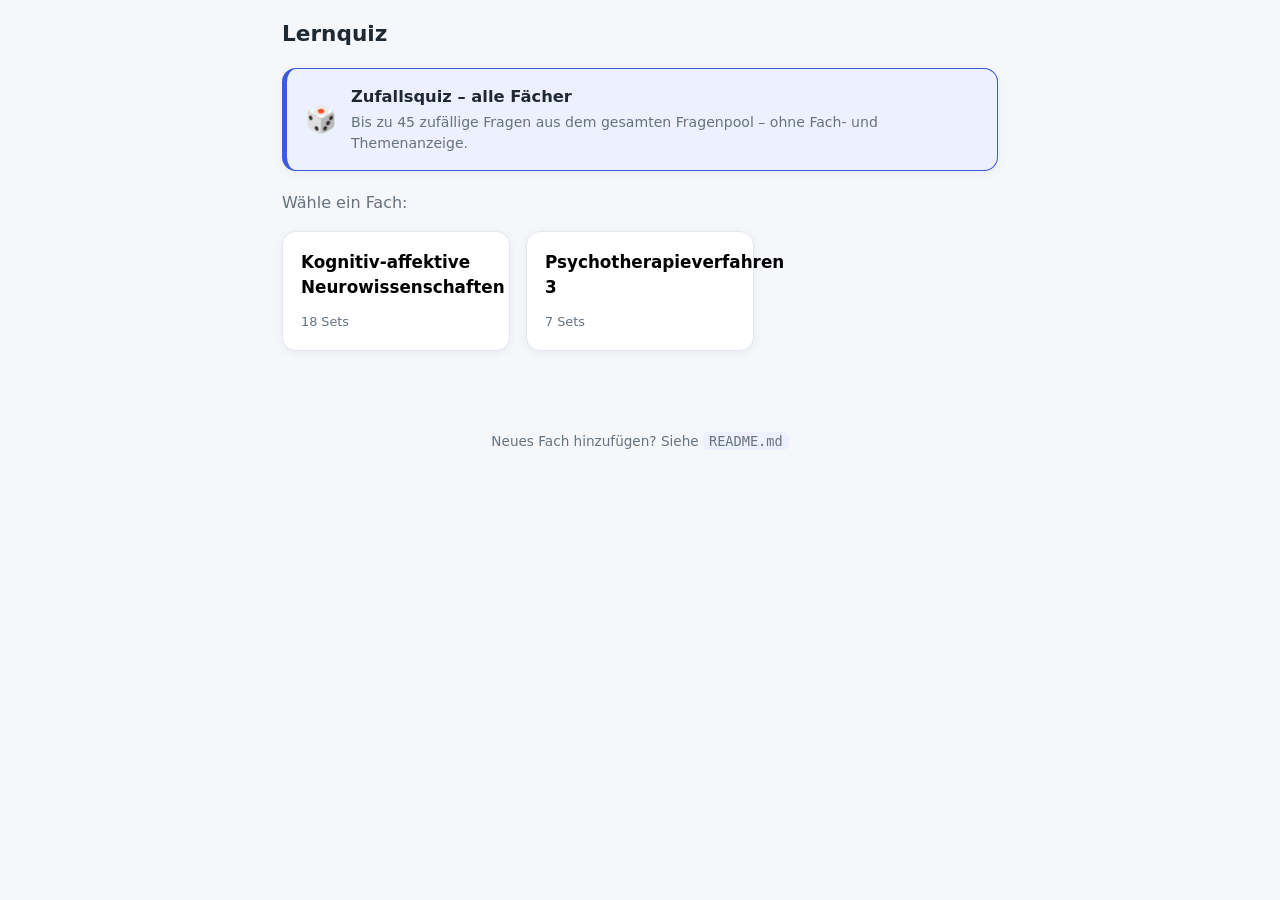
<file: index.html>
<!DOCTYPE html>
<html lang="de">
<head>
  <meta charset="UTF-8" />
  <meta name="viewport" content="width=device-width, initial-scale=1.0" />
  <title>Lernquiz</title>
  <link rel="stylesheet" href="styles.css" />
</head>
<body>
  <header class="site-header">
    <h1 id="app-title">Lernquiz</h1>
    <button id="home-btn" class="ghost-btn" hidden>← Zur Übersicht</button>
  </header>

  <main id="app">
    <!-- Ansichten werden von app.js hier gerendert -->
    <p class="loading">Lade Quizze …</p>
  </main>

  <footer class="site-footer">
    <span>Neues Fach hinzufügen? Siehe <code>README.md</code></span>
  </footer>

  <script src="cloze.js"></script>
  <script src="zuordnung.js"></script>
  <script src="app.js"></script>
</body>
</html>
</file>
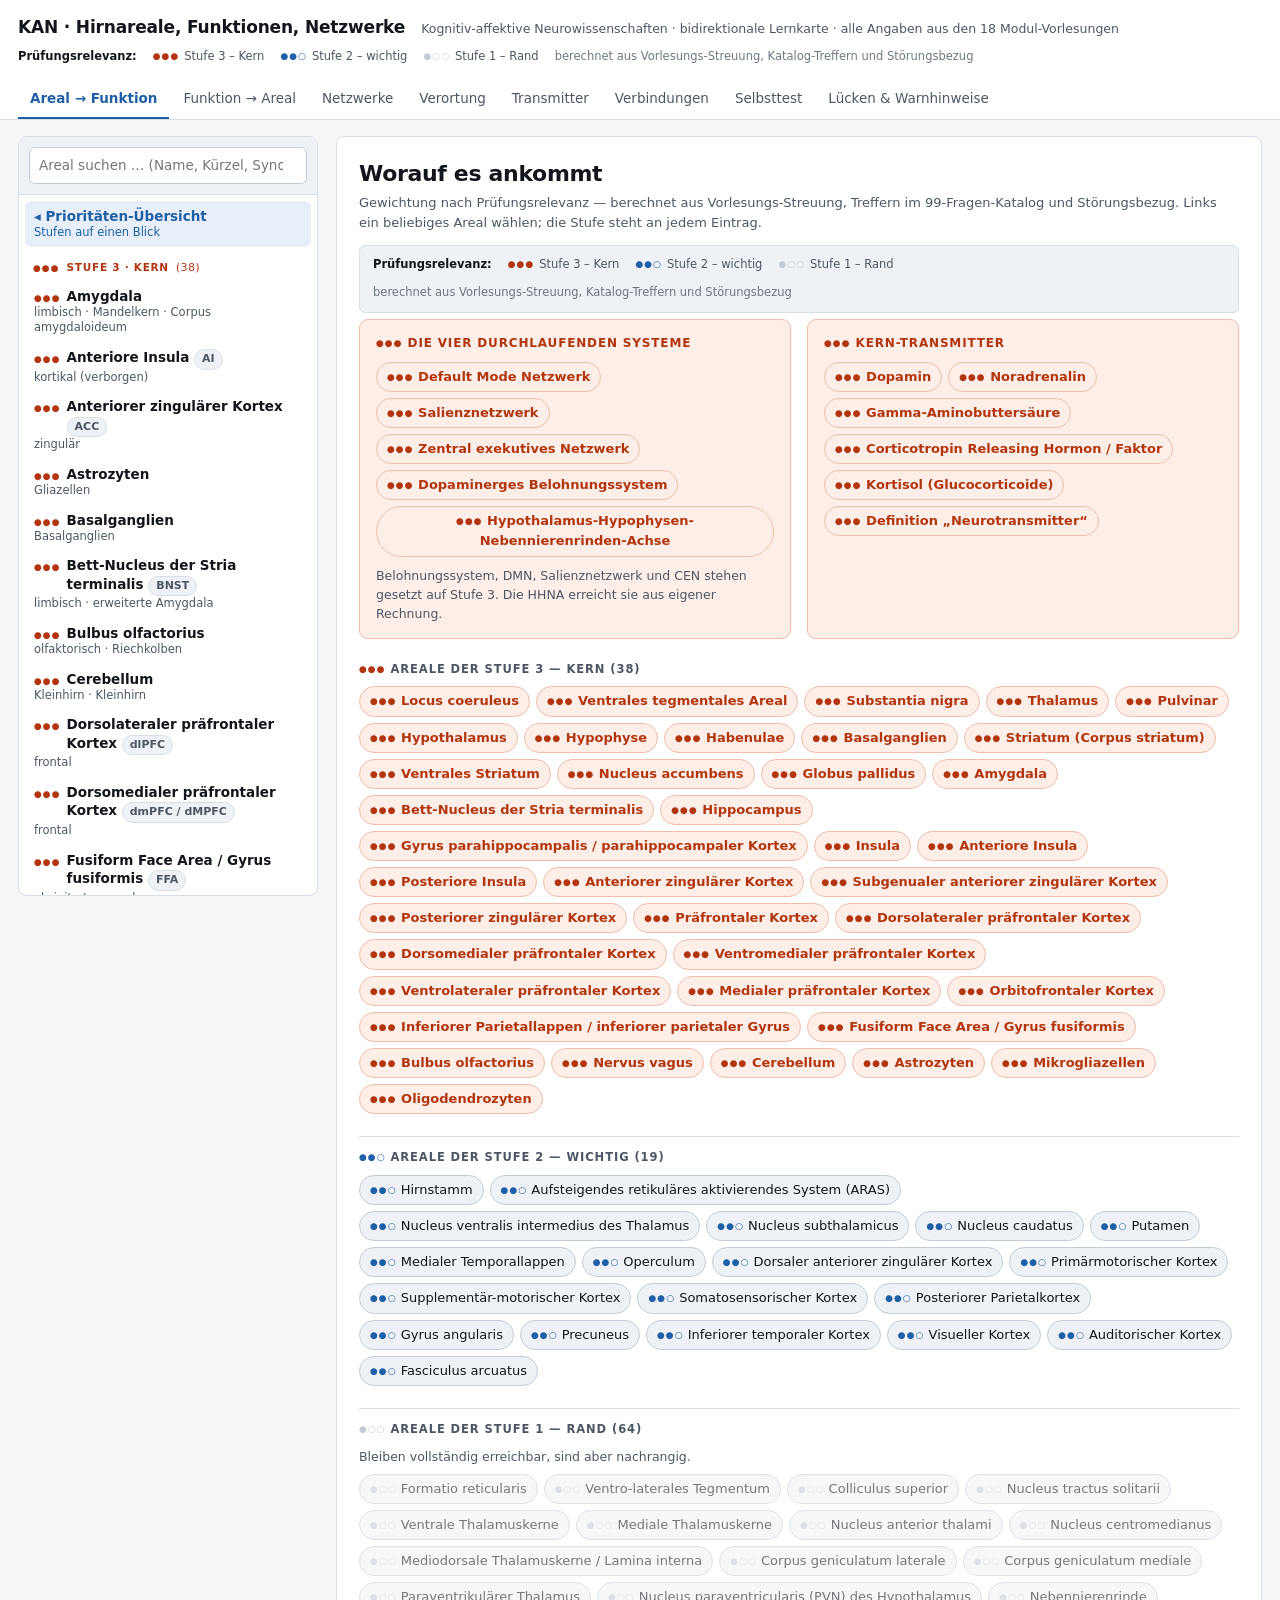
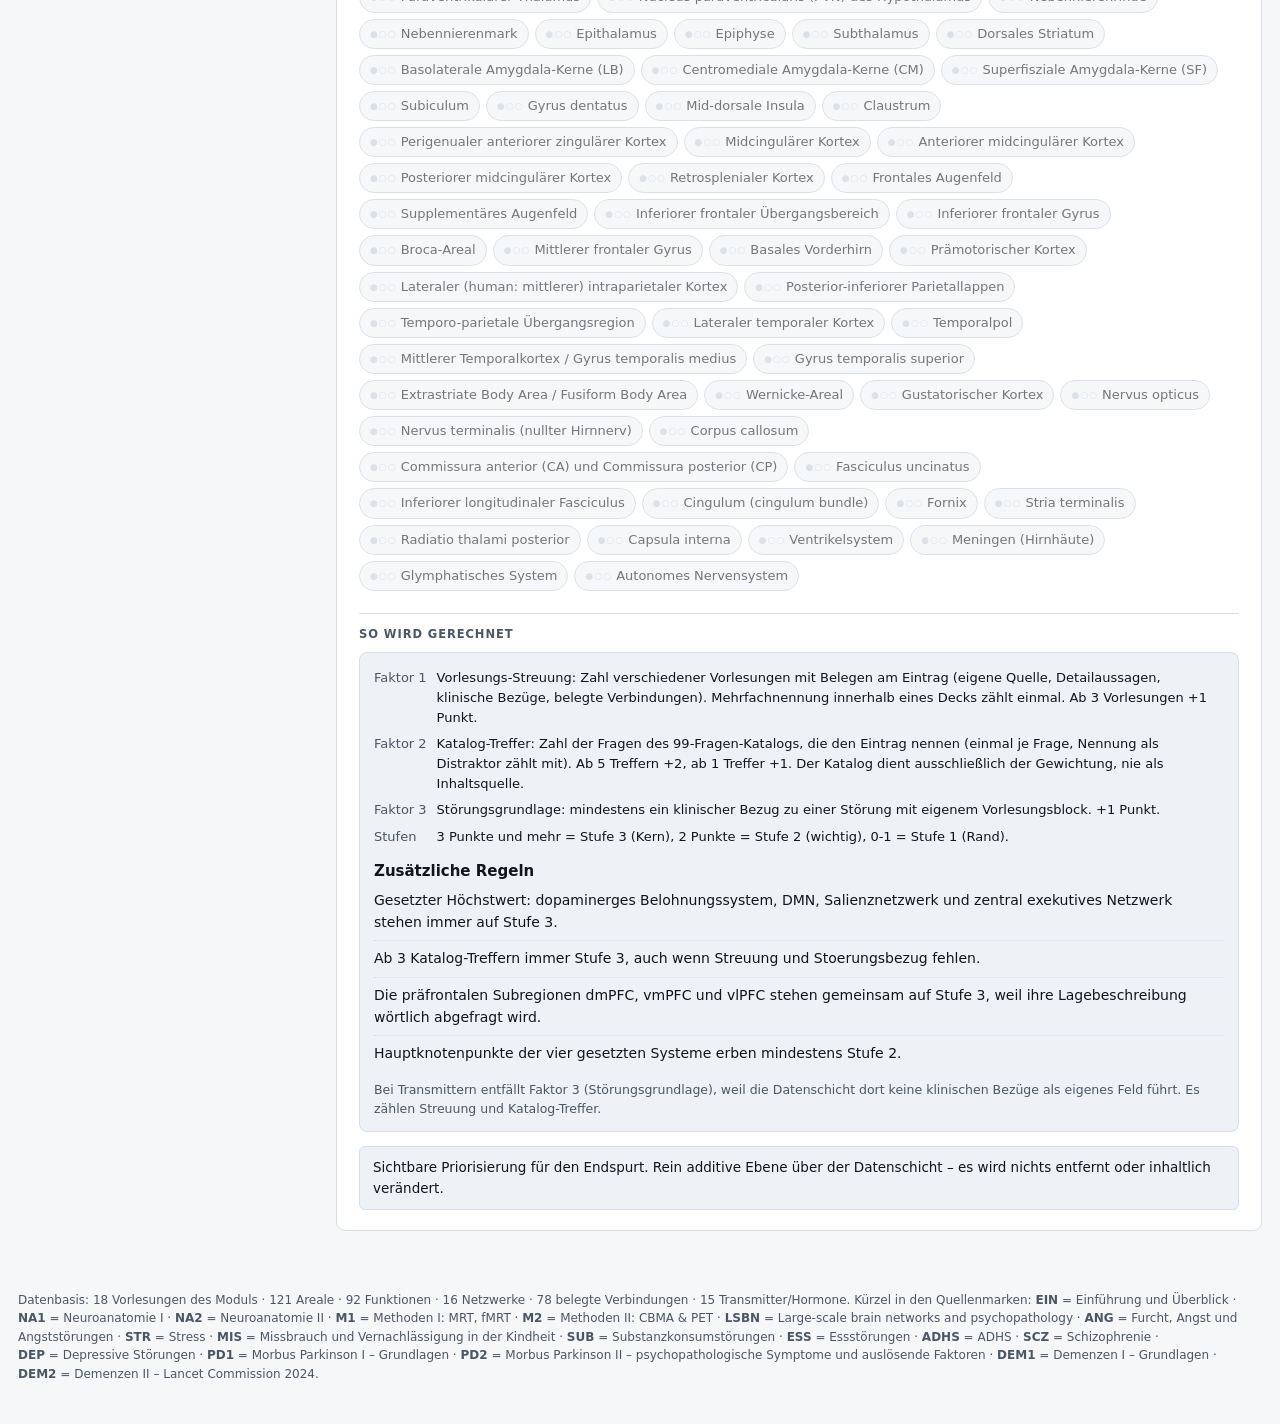
<file: lernkarten/kan-hirnareale.html>
<!doctype html>
<html lang="de">
<head>
<meta charset="utf-8">
<meta name="viewport" content="width=device-width, initial-scale=1">
<title>KAN – Hirnareale, Funktionen, Netzwerke</title>
<style>
:root{
  --bg:#f6f7f9; --panel:#ffffff; --panel2:#eef1f5; --ink:#12161c; --ink2:#4c5765;
  --line:#d8dee7; --line2:#c3ccd8; --accent:#1f5fa8; --accent-bg:#e6effa;
  --warn:#a8500f; --warn-bg:#fdf0e2; --warn-line:#e8c49a;
  --stop:#9c2b2b; --stop-bg:#fbecec; --stop-line:#e5b6b6;
  --ok:#1d6b45; --ok-bg:#e6f4ec;
  --radius:9px;
  --mono:ui-monospace,SFMono-Regular,"SF Mono",Menlo,Consolas,monospace;
  --sans:system-ui,-apple-system,"Segoe UI",Roboto,"Helvetica Neue",Arial,sans-serif;
}
@media (prefers-color-scheme: dark){
  :root{
    --bg:#12151a; --panel:#1a1f27; --panel2:#222833; --ink:#e6eaf0; --ink2:#a3aebd;
    --line:#2c3440; --line2:#3a4553; --accent:#79b0f0; --accent-bg:#1b2a3d;
    --warn:#e8b071; --warn-bg:#33261a; --warn-line:#5c452c;
    --stop:#e8908f; --stop-bg:#331d1d; --stop-line:#5c3434;
    --ok:#7cc79b; --ok-bg:#182a20;
  }
}
*{box-sizing:border-box}
html,body{margin:0;padding:0}
body{
  background:var(--bg); color:var(--ink); font-family:var(--sans);
  font-size:15px; line-height:1.55; -webkit-text-size-adjust:100%;
}
header{
  padding:14px 18px 0; border-bottom:1px solid var(--line);
  background:var(--panel); position:sticky; top:0; z-index:20;
}
.hrow{display:flex; flex-wrap:wrap; align-items:baseline; gap:10px 16px}
h1{font-size:17px; margin:0; letter-spacing:-.01em}
.sub{font-size:12.5px; color:var(--ink2)}
.tabs{display:flex; flex-wrap:wrap; gap:2px; margin-top:12px}
.tab{
  appearance:none; border:0; background:transparent; color:var(--ink2);
  font:inherit; font-size:13.5px; padding:8px 12px; cursor:pointer;
  border-bottom:2px solid transparent; border-radius:6px 6px 0 0;
}
.tab:hover{color:var(--ink); background:var(--panel2)}
.tab[aria-selected="true"]{color:var(--accent); border-bottom-color:var(--accent); font-weight:600}
main{max-width:1500px; margin:0 auto; padding:16px 18px 60px}
.view{display:none}
.view.on{display:block}
.split{display:grid; grid-template-columns:300px minmax(0,1fr); gap:18px; align-items:start}
@media (max-width:860px){ .split{grid-template-columns:1fr} }
.side{
  background:var(--panel); border:1px solid var(--line); border-radius:var(--radius);
  overflow:hidden; position:sticky; top:118px; max-height:calc(100vh - 140px); display:flex; flex-direction:column;
}
@media (max-width:860px){ .side{position:static; max-height:none} }
.side-head{padding:10px; border-bottom:1px solid var(--line); background:var(--panel2)}
.side-list{overflow-y:auto; padding:6px}
input[type=search],input[type=text],select{
  width:100%; font:inherit; font-size:13.5px; padding:7px 9px; color:var(--ink);
  background:var(--panel); border:1px solid var(--line2); border-radius:6px;
}
input:focus,select:focus,button:focus-visible{outline:2px solid var(--accent); outline-offset:1px}
.seg{display:flex; gap:3px; margin-bottom:8px}
.seg button{
  flex:1; font:inherit; font-size:12.5px; padding:6px 4px; cursor:pointer;
  background:var(--panel); color:var(--ink2); border:1px solid var(--line2); border-radius:6px;
}
.seg button[aria-pressed="true"]{background:var(--accent-bg); color:var(--accent); border-color:var(--accent); font-weight:600}
.grouplbl{
  font-size:10.5px; text-transform:uppercase; letter-spacing:.07em; color:var(--ink2);
  padding:10px 8px 4px; font-weight:700;
}
.item{
  display:block; width:100%; text-align:left; font:inherit; font-size:13.5px;
  padding:6px 9px; border:0; background:transparent; color:var(--ink);
  border-radius:6px; cursor:pointer; line-height:1.35;
}
.item:hover{background:var(--panel2)}
.item[aria-current="true"]{background:var(--accent-bg); color:var(--accent); font-weight:600}
.item small{display:block; color:var(--ink2); font-size:11.5px; font-weight:400}
.item[aria-current="true"] small{color:var(--accent)}
.detail{
  background:var(--panel); border:1px solid var(--line); border-radius:var(--radius);
  padding:20px 22px; min-height:300px;
}
.detail h2{margin:0 0 2px; font-size:22px; letter-spacing:-.015em}
.detail h3{
  margin:22px 0 8px; font-size:11.5px; text-transform:uppercase; letter-spacing:.08em;
  color:var(--ink2); font-weight:700; border-top:1px solid var(--line); padding-top:12px;
}
.detail h3:first-of-type{border-top:0; padding-top:0}
.kicker{font-size:13px; color:var(--ink2); margin:0 0 12px}
.badge{
  display:inline-block; font-size:11px; padding:2px 7px; border-radius:999px;
  background:var(--panel2); color:var(--ink2); border:1px solid var(--line); white-space:nowrap;
}
.badge.acc{background:var(--accent-bg); color:var(--accent); border-color:transparent}
.chips{display:flex; flex-wrap:wrap; gap:6px; margin:0}
.chip{
  font:inherit; font-size:13px; padding:4px 10px; border-radius:999px; cursor:pointer;
  background:var(--panel2); color:var(--ink); border:1px solid var(--line2);
}
.chip:hover{border-color:var(--accent); color:var(--accent)}
.chip.k{background:var(--stop-bg); border-color:var(--stop-line); color:var(--stop)}
.chip.n{background:var(--accent-bg); border-color:transparent; color:var(--accent); font-weight:600}
.lage{
  background:var(--accent-bg); border-left:3px solid var(--accent); padding:9px 12px;
  border-radius:0 6px 6px 0; font-size:14px;
}
.note{padding:10px 13px; border-radius:6px; border:1px solid var(--line); background:var(--panel2); font-size:13.5px}
.note.warn{background:var(--warn-bg); border-color:var(--warn-line); color:var(--warn)}
.note.stop{background:var(--stop-bg); border-color:var(--stop-line); color:var(--stop)}
.note.ok{background:var(--ok-bg); border-color:transparent; color:var(--ok)}
.note strong{color:inherit}
ul.plain{list-style:none; margin:0; padding:0}
ul.plain>li{padding:7px 0; border-top:1px dotted var(--line); font-size:14px}
ul.plain>li:first-child{border-top:0}
.src{font-family:var(--mono); font-size:10.5px; color:var(--ink2); white-space:nowrap;
     border:1px solid var(--line); border-radius:4px; padding:0 4px; margin-left:5px; cursor:help;
     display:inline-block; vertical-align:baseline;}
.klinik-row{padding:9px 0; border-top:1px dotted var(--line)}
.klinik-row:first-child{border-top:0}
.klinik-name{font-weight:650; font-size:13.5px; color:var(--stop)}
table{width:100%; border-collapse:collapse; font-size:13.5px}
th,td{text-align:left; padding:7px 9px; border-bottom:1px solid var(--line); vertical-align:top}
th{font-size:11px; text-transform:uppercase; letter-spacing:.06em; color:var(--ink2); position:sticky; top:0; background:var(--panel)}
tbody tr:hover{background:var(--panel2)}
td button.link{
  font:inherit; font-size:13.5px; background:0; border:0; padding:0; color:var(--accent);
  cursor:pointer; text-align:left; text-decoration:underline; text-underline-offset:2px;
}
.arrow{font-family:var(--mono); color:var(--ink2)}
.diagram-wrap{overflow-x:auto; border:1px solid var(--line); border-radius:8px; background:var(--panel2); padding:14px}
.diagram{position:relative}
.diagram svg{position:absolute; inset:0; overflow:visible; pointer-events:none}
.node{
  position:absolute; transform:translate(-50%,-50%); width:132px; padding:7px 8px;
  background:var(--panel); border:1.5px solid var(--line2); border-radius:8px;
  font-size:11.5px; line-height:1.25; text-align:center; cursor:pointer; color:var(--ink);
  box-shadow:0 1px 3px rgba(0,0,0,.09); font-family:inherit;
}
.node:hover{border-color:var(--accent); color:var(--accent)}
.node.core{border-color:var(--accent); background:var(--accent-bg); color:var(--accent); font-weight:650}
.edge-lbl{font-size:9.5px; fill:var(--ink2); font-family:var(--sans);
  paint-order:stroke; stroke:var(--panel2); stroke-width:3px; stroke-linejoin:round;}
.isolated{margin-top:14px; padding-top:12px; border-top:1px dashed var(--line2)}
.isolated .cap{font-size:11.5px; color:var(--ink2); margin-bottom:8px}
.test-card{
  background:var(--panel); border:1px solid var(--line); border-radius:var(--radius);
  padding:26px 24px; text-align:center;
}
.test-prompt-kind{font-size:11.5px; text-transform:uppercase; letter-spacing:.09em; color:var(--ink2); font-weight:700}
.test-prompt{font-size:26px; font-weight:650; margin:10px 0 4px; letter-spacing:-.015em; line-height:1.25}
.test-hint{font-size:13px; color:var(--ink2)}
.test-answer{text-align:left; margin-top:20px; padding-top:18px; border-top:1px solid var(--line)}
.btn{
  font:inherit; font-size:14px; font-weight:600; padding:9px 20px; border-radius:7px; cursor:pointer;
  background:var(--accent); color:#fff; border:1px solid var(--accent);
}
.btn:hover{filter:brightness(1.08)}
.btn.sec{background:var(--panel); color:var(--ink); border-color:var(--line2); font-weight:500}
.btn.sec:hover{border-color:var(--accent); color:var(--accent); filter:none}
.btn.good{background:var(--ok); border-color:var(--ok)}
.btn.again{background:var(--warn); border-color:var(--warn)}
.row{display:flex; flex-wrap:wrap; gap:10px; align-items:center}
.row.center{justify-content:center}
.stat{font-size:12.5px; color:var(--ink2)}
.stat b{color:var(--ink); font-variant-numeric:tabular-nums}
.opts{background:var(--panel); border:1px solid var(--line); border-radius:var(--radius); padding:16px 18px; margin-bottom:16px}
.opts label{display:flex; gap:7px; align-items:flex-start; font-size:13.5px; padding:4px 0; cursor:pointer}
.opts input[type=checkbox]{margin-top:3px; flex:none}
.opts .cols{display:grid; grid-template-columns:repeat(auto-fit,minmax(250px,1fr)); gap:2px 20px}
.filters{display:grid; grid-template-columns:repeat(auto-fit,minmax(190px,1fr)); gap:10px; margin-top:12px; padding-top:12px; border-top:1px solid var(--line)}
.filters label{display:block; font-size:11.5px; color:var(--ink2); text-transform:uppercase; letter-spacing:.06em; font-weight:700; margin-bottom:4px}
.cards{display:grid; grid-template-columns:repeat(auto-fit,minmax(300px,1fr)); gap:14px}
.card{background:var(--panel); border:1px solid var(--line); border-radius:var(--radius); padding:16px 18px}
.card h4{margin:0 0 8px; font-size:15px}
.count{font-size:12.5px; color:var(--ink2); margin:0 0 12px}
.empty{color:var(--ink2); font-size:14px; padding:30px 0; text-align:center}

/* ---- Gewichtung nach Pruefungsrelevanz ---- */
:root{ --w3:#b3350f; --w3bg:#fdeee8; --w3line:#f0bda9; --w2:#1f5fa8; --w2bg:#e6effa; }
@media (prefers-color-scheme: dark){
  :root{ --w3:#ff9d78; --w3bg:#3a2018; --w3line:#6b3a29; --w2:#79b0f0; --w2bg:#1b2a3d; }
}
.dots{display:inline-block; letter-spacing:1px; font-size:9px; vertical-align:1px; flex:none}
.w3 .dots,.dots.d3{color:var(--w3)} .w2 .dots,.dots.d2{color:var(--w2)} .w1 .dots,.dots.d1{color:var(--line2)}
.item.w3{font-weight:650}
.item.w1{opacity:.62}
.item.w1:hover,.item.w1[aria-current="true"]{opacity:1}
.item .row1{display:flex; gap:6px; align-items:baseline}
.item .row1 span.nm{flex:1 1 auto; min-width:0}
.chip.w1{opacity:.58}
.chip.w3{border-color:var(--w3line); background:var(--w3bg); color:var(--w3); font-weight:600}
.chip.w3:hover{border-color:var(--w3)}
.stufe-head{
  display:flex; align-items:baseline; gap:7px; padding:12px 8px 5px;
  font-size:10.5px; text-transform:uppercase; letter-spacing:.07em; font-weight:700;
}
.stufe-head.s3{color:var(--w3)} .stufe-head.s2{color:var(--w2)} .stufe-head.s1{color:var(--ink2)}
.wbadge{
  display:inline-flex; align-items:center; gap:5px; font-size:11px; font-weight:700;
  padding:3px 9px; border-radius:999px; border:1px solid transparent; white-space:nowrap;
}
.wbadge.s3{background:var(--w3bg); color:var(--w3); border-color:var(--w3line)}
.wbadge.s2{background:var(--w2bg); color:var(--w2)}
.wbadge.s1{background:var(--panel2); color:var(--ink2); border-color:var(--line)}
.legend{display:flex; flex-wrap:wrap; gap:10px 16px; align-items:center; font-size:11.5px; color:var(--ink2)}
.legend b{color:var(--ink)}
.legend .lg{display:inline-flex; align-items:center; gap:5px}
.hdr-legend{margin:8px 0 0; padding-bottom:2px}
.warum{background:var(--panel2); border:1px solid var(--line); border-radius:8px; padding:12px 14px}
.warum table{font-size:13px} .warum td,.warum th{border:0; padding:3px 10px 3px 0}
.warum td:first-child{color:var(--ink2); white-space:nowrap; width:1%}
/* Diagrammknoten nach Stufe */
.node.g3{width:150px; font-size:12.5px; font-weight:700; border-width:2px;
         border-color:var(--w3line); background:var(--w3bg); color:var(--w3);
         box-shadow:0 2px 7px rgba(0,0,0,.14)}
.node.g3:hover{border-color:var(--w3)}
.node.g2{width:134px; font-size:11.5px; font-weight:600}
.node.g1{width:118px; font-size:10.5px; opacity:.66; border-style:dashed}
.node.g1:hover{opacity:1}
/* ---- Verortung: schematische Lagebilder ---- */
:root{
  --brain:#eceff4; --brain-line:#b6c0cd; --land:#dbe2ea; --land-line:#aab5c4;
  --ort-node:#ffffff; --ort-node-line:#5a6675; --ort-txt:#1b2530;
  --nw-belohnung:#c07a12; --nw-dmn:#2e7d5b; --nw-sn:#8e44ad; --nw-cen:#2166ac;
  --bahn-nigro:#7a5b12; --bahn-meso:#b1590c; --bahn-mkort:#17706a; --bahn-kask:#5a6675;
}
@media (prefers-color-scheme: dark){
  :root{
    --brain:#232a34; --brain-line:#3d4856; --land:#2b333f; --land-line:#46525f;
    --ort-node:#171c24; --ort-node-line:#8895a6; --ort-txt:#e6eaf0;
    --nw-belohnung:#e0a44c; --nw-dmn:#63bd94; --nw-sn:#c58ada; --nw-cen:#78aee0;
    --bahn-nigro:#cbab5e; --bahn-meso:#e9975c; --bahn-mkort:#5fbdb4; --bahn-kask:#9aa6b5;
  }
}
.ort-bar{display:flex; flex-wrap:wrap; gap:7px; align-items:center; margin:0 0 10px}
.ort-bar .lbl{font-size:11px; text-transform:uppercase; letter-spacing:.07em; color:var(--ink2); font-weight:700; margin-right:4px}
.tgl{
  font:inherit; font-size:12.5px; padding:5px 11px; border-radius:999px; cursor:pointer;
  background:var(--panel); color:var(--ink2); border:1.5px solid var(--line2);
  display:inline-flex; align-items:center; gap:6px;
}
.tgl:hover{border-color:currentColor}
.tgl .sw{width:11px; height:11px; border-radius:3px; background:currentColor; flex:none; opacity:.35}
.tgl[aria-pressed="true"]{font-weight:650}
.tgl[aria-pressed="true"] .sw{opacity:1}
.ort-figs{display:flex; flex-direction:column; gap:16px}
.ort-fig{margin:0; border:1px solid var(--line); border-radius:9px; background:var(--panel2); padding:10px 10px 4px}
.ort-fig-small{max-width:400px}
/* Spezifität muss .ort-node .lab schlagen, sonst greift die Sagittal-Größe */
.ort-fig-small .ort-node .lab{font-size:9px}
.ort-fig-small .ort-node.small .lab{font-size:8px}
.ort-fig-small .ort-axis{font-size:9px}
.ort-fig-small .ort-axis-sub,.ort-fig-small .ort-land-lab,.ort-fig-small .ort-umriss-lab{font-size:7.5px}
.ort-fig figcaption{font-size:11.5px; color:var(--ink2); padding:6px 2px 4px; text-align:center}
.ort-svg svg{display:block; width:100%; height:auto}
.ort-node{cursor:pointer}
.ort-node .shape{fill:var(--ort-node); stroke:var(--ort-node-line); stroke-width:1.6}
.ort-node.proj .shape{stroke-dasharray:5 3.5; opacity:.92}
.ort-node .lab{font-size:11.5px; font-weight:600; fill:var(--ort-txt); text-anchor:middle; pointer-events:none}
.ort-node.small .lab{font-size:10px}
.ort-node:hover .shape{stroke:var(--accent); stroke-width:2.6}
.ort-node:hover .lab{fill:var(--accent)}
.ort-umriss{fill:var(--ink2); fill-opacity:.055; stroke:var(--ink2); stroke-opacity:.3; stroke-width:1.2; cursor:pointer}
.ort-umriss:hover{fill-opacity:.11; stroke:var(--accent); stroke-opacity:.9}
.ort-umriss-lab{font-size:11px; font-weight:700; letter-spacing:.05em; fill:var(--ink2); opacity:.9; cursor:pointer;
  text-transform:uppercase; paint-order:stroke; stroke:var(--brain); stroke-width:3.5px; stroke-linejoin:round}
.ort-umriss-lab:hover{fill:var(--accent); opacity:1}
.ort-sulcus{fill:none; stroke:var(--brain-line); stroke-width:1.4; opacity:.7}
.ort-axis{font-size:11px; fill:var(--ink2); font-weight:600; letter-spacing:.04em}
.ort-axis-sub{font-size:9.5px; fill:var(--ink2); opacity:.8}
.ort-axis-line{stroke:var(--line2); stroke-width:1.2}
.ort-land{fill:var(--land); stroke:var(--land-line); stroke-width:1.4}
.ort-land-lab{font-size:10.5px; fill:var(--ink2); font-style:italic;
  paint-order:stroke; stroke:var(--brain); stroke-width:3.5px; stroke-linejoin:round}
.ort-brain{fill:var(--brain); stroke:var(--brain-line); stroke-width:2}
.ort-bahn{fill:none; stroke-width:2.4; stroke-linecap:round}
.ort-bahn-lab{font-size:10px; font-weight:700; paint-order:stroke; stroke:var(--brain); stroke-width:3.5px; stroke-linejoin:round}
.ort-marker{stroke-width:2.2; fill:none; stroke-dasharray:6 4}
.ov-grid{display:grid; grid-template-columns:repeat(auto-fit,minmax(260px,1fr)); gap:16px; margin-top:6px}
.ov-card{border:1px solid var(--line); border-radius:9px; padding:14px 16px; background:var(--panel)}
.ov-card.s3{border-color:var(--w3line); background:var(--w3bg)}
.ov-card h4{margin:0 0 9px; font-size:12px; text-transform:uppercase; letter-spacing:.07em}
.ov-card.s3 h4{color:var(--w3)}
kbd{font-family:var(--mono); font-size:11px; background:var(--panel2); border:1px solid var(--line2);
    border-bottom-width:2px; border-radius:4px; padding:1px 5px}
footer{max-width:1500px; margin:0 auto; padding:0 18px 40px; font-size:12px; color:var(--ink2)}
@media print{ .tabs,.side,header{display:none} .view{display:block!important} }
</style>
</head>
<body>

<header>
  <div class="hrow">
    <h1>KAN&nbsp;· Hirnareale, Funktionen, Netzwerke</h1>
    <span class="sub">Kognitiv-affektive Neurowissenschaften · bidirektionale Lernkarte · alle Angaben aus den 18 Modul-Vorlesungen</span>
  </div>
  <div class="hdr-legend" id="hdr-legend"></div>
  <nav class="tabs" role="tablist" id="tabs"></nav>
</header>

<main>
  <!-- PERSPEKTIVE A : Areal -> Funktion -->
  <section class="view" id="v-areale" role="tabpanel">
    <div class="split">
      <aside class="side">
        <div class="side-head">
          <input type="search" id="q-areal" placeholder="Areal suchen … (Name, Kürzel, Synonym)" aria-label="Areal suchen">
        </div>
        <div class="side-list" id="list-areal"></div>
      </aside>
      <div class="detail" id="det-areal"></div>
    </div>
  </section>

  <!-- PERSPEKTIVE B : Funktion / Klinik -> Areal -->
  <section class="view" id="v-funktion" role="tabpanel">
    <div class="split">
      <aside class="side">
        <div class="side-head">
          <div class="seg" id="seg-b">
            <button type="button" data-b="fn" aria-pressed="true">Funktion</button>
            <button type="button" data-b="kl" aria-pressed="false">Klinischer Bezug</button>
          </div>
          <input type="search" id="q-fn" placeholder="Funktion suchen …" aria-label="Funktion suchen">
        </div>
        <div class="side-list" id="list-fn"></div>
      </aside>
      <div class="detail" id="det-fn"></div>
    </div>
  </section>

  <!-- NETZWERKE -->
  <section class="view" id="v-netz" role="tabpanel">
    <div class="split">
      <aside class="side">
        <div class="side-head"><input type="search" id="q-netz" placeholder="Netzwerk suchen …" aria-label="Netzwerk suchen"></div>
        <div class="side-list" id="list-netz"></div>
      </aside>
      <div class="detail" id="det-netz"></div>
    </div>
  </section>

  <!-- TRANSMITTER -->
  <section class="view" id="v-trans" role="tabpanel">
    <div class="split">
      <aside class="side">
        <div class="side-head"><input type="search" id="q-trans" placeholder="Transmitter suchen …" aria-label="Transmitter suchen"></div>
        <div class="side-list" id="list-trans"></div>
      </aside>
      <div class="detail" id="det-trans"></div>
    </div>
  </section>

  <!-- VERORTUNG -->
  <section class="view" id="v-ort" role="tabpanel">
    <div class="detail">
      <h2>Verortung</h2>
      <p class="kicker" id="ort-kicker"></p>
      <div class="ort-bar" id="ort-netze"></div>
      <div class="ort-bar" id="ort-bahnen"></div>
      <div class="ort-figs">
        <figure class="ort-fig">
          <div class="ort-svg" id="ort-sagittal"></div>
          <figcaption>Sagittalschema · mediale Ansicht, anterior links</figcaption>
        </figure>
        <figure class="ort-fig ort-fig-small">
          <div class="ort-svg" id="ort-frontal"></div>
          <figcaption>Frontalschnitt · auf Höhe der anterioren Insula</figcaption>
        </figure>
      </div>
      <div id="ort-notes"></div>
    </div>
  </section>

  <!-- VERBINDUNGEN -->
  <section class="view" id="v-verb" role="tabpanel">
    <div class="detail">
      <h2>Belegte Verbindungen</h2>
      <p class="kicker">Hier steht ausschließlich, was die Folien tatsächlich zeigen. Areale, zwischen denen die Vorlesung keine
      explizite Verbindung nennt, sind in dieser Lernkarte über gemeinsame Netzwerkzugehörigkeit gruppiert und
      <em>nicht</em> durch Linien verbunden.</p>
      <div class="row" style="margin-bottom:12px">
        <input type="search" id="q-verb" placeholder="Filtern nach Areal, Bahn oder Vorlesung …" style="max-width:420px" aria-label="Verbindungen filtern">
        <span class="stat" id="verb-count"></span>
      </div>
      <div style="overflow-x:auto"><table id="tbl-verb">
        <thead><tr><th>von</th><th></th><th>nach</th><th>Bahn / Charakter</th><th>Beleg</th></tr></thead>
        <tbody></tbody>
      </table></div>
    </div>
  </section>

  <!-- SELBSTTEST -->
  <section class="view" id="v-test" role="tabpanel">
    <div class="opts" id="test-opts">
      <h3 style="margin:0 0 10px; font-size:11.5px; text-transform:uppercase; letter-spacing:.08em; color:var(--ink2); border:0; padding:0">Abfragerichtung</h3>
      <div class="cols" id="mode-boxes"></div>
      <div class="filters">
        <div>
          <label for="f-fokus">Fokus auf Prüfungsrelevanz</label>
          <select id="f-fokus">
            <option value="0">Vollmodus – alle Stufen</option>
            <option value="3">Fokus – nur Stufe 3 (Kern)</option>
            <option value="2">Stufe 3 und 2</option>
          </select>
        </div>
        <div>
          <label for="f-vl">Nur Areale aus Vorlesung</label>
          <select id="f-vl"><option value="">alle Vorlesungen</option></select>
        </div>
        <div>
          <label for="f-gruppe">Nur Areal-Gruppe</label>
          <select id="f-gruppe"><option value="">alle Gruppen</option></select>
        </div>
        <div style="display:flex; align-items:flex-end">
          <button class="btn" id="start-test" type="button">Selbsttest starten</button>
        </div>
      </div>
      <p class="stat" id="pool-info" style="margin:12px 0 0"></p>
    </div>
    <div id="test-area"></div>
  </section>

  <!-- LÜCKEN -->
  <section class="view" id="v-luecken" role="tabpanel">
    <div class="detail">
      <h2>Lücken, Unschärfen und Widersprüche</h2>
      <p class="kicker">Was die Vorlesungen nicht hergeben oder widersprüchlich sagen — bewusst offengelassen statt ergänzt.</p>
      <div id="luecken-body"></div>
    </div>
  </section>
</main>

<footer id="foot"></footer>

<script>
"use strict";
const DATA = {"meta":{"titel":"KAN – Hirnareale, Funktionen, Netzwerke","modul":"Kognitiv-affektive Neurowissenschaften (MSH, Prof. Dr. Markus Mühlhan)","datenbasis":"ausschließlich die 18 Vorlesungs-PDFs des Moduls; kein Lehrbuch- oder Zusatzwissen","regel":"Jede Aussage trägt eine Quelle im Format VL:Folie. Keine erfundenen Areale, Funktionen oder Verbindungen.","stand":"2026-08-27"},"vorlesungen":{"EIN":{"titel":"Einführung und Überblick","datei":"KAN_Einfuehrung_v57888.pdf","folien":51},"NA1":{"titel":"Neuroanatomie I","datei":"VL_KAN_Neuroanatomie_I.pdf","folien":46},"NA2":{"titel":"Neuroanatomie II","datei":"VL_KAN_Neuroanatomie_II.pdf","folien":51},"M1":{"titel":"Methoden I: MRT, fMRT","datei":"KAN_VL_methoden_I.pdf","folien":40},"M2":{"titel":"Methoden II: CBMA & PET","datei":"KAN_VL_Methoden_II.pdf","folien":40},"LSBN":{"titel":"Large-scale brain networks and psychopathology","datei":"VL_KAN_LSBN_.pdf","folien":64},"ANG":{"titel":"Furcht, Angst und Angststörungen","datei":"VL_KAN_Angst.pdf","folien":55},"STR":{"titel":"Stress","datei":"KAN_VL_Stress.pdf","folien":50},"MIS":{"titel":"Missbrauch und Vernachlässigung in der Kindheit","datei":"KAN_VL_Misshandlung_Vernachlaessigung_v12423.pdf","folien":45},"SUB":{"titel":"Substanzkonsumstörungen","datei":"VL_KAN_substanzkonsumstoerungen_26.pdf","folien":47},"ESS":{"titel":"Essstörungen","datei":"VL_KAN_Essstoerungen_neu_v04933.pdf","folien":47},"ADHS":{"titel":"ADHS","datei":"VL_KAN_ADHS_25.pdf","folien":54},"SCZ":{"titel":"Schizophrenie","datei":"VL_KAN_Schizophrenie.pdf","folien":46},"DEP":{"titel":"Depressive Störungen","datei":"VL_KAN_depressive_stoerungen_26.pdf","folien":47},"PD1":{"titel":"Morbus Parkinson I – Grundlagen","datei":"VL_KAN_Parkinson_I.pdf","folien":43},"PD2":{"titel":"Morbus Parkinson II – psychopathologische Symptome und auslösende Faktoren","datei":"VL_KAN_Parkinson_II.pdf","folien":46},"DEM1":{"titel":"Demenzen I – Grundlagen","datei":"VL_KAN_Demenz_I.pdf","folien":40},"DEM2":{"titel":"Demenzen II – Lancet Commission 2024","datei":"VL_KAN_Demenzen_II_Lancet_Commission_2024.pdf","folien":53}},"funktionen":[{"id":"f_salienz","name":"Salienzzuweisung","kat":"affektiv-kognitiv","def":"Bestimmen, was der momentan wichtigste interozeptive oder externe Reiz ist, und Initiierung eines adäquaten Verhaltens"},{"id":"f_salienz_detektion","name":"Detektion, Integration und Filterung externer und interner Informationen","kat":"affektiv-kognitiv"},{"id":"f_salienz_emotional","name":"Zuweisung emotionaler Salienz (insb. Bedrohung)","kat":"affektiv"},{"id":"f_salienz_belohnung","name":"Zuweisung belohnungsbezogener Salienz (Lernen)","kat":"affektiv"},{"id":"f_fehlerdetektion","name":"Detektion von Fehlern und Unstimmigkeiten (auch homöostatischen)","kat":"kognitiv"},{"id":"f_konflikt","name":"Konfliktüberwachung","kat":"kognitiv"},{"id":"f_reaktionswahl","name":"Reaktionswahl / Verhaltenssteuerung","kat":"kognitiv-motorisch"},{"id":"f_autonom_modulation","name":"Modulation der autonomen Reaktivität","kat":"vegetativ"},{"id":"f_interozeption","name":"Interozeptive Wahrnehmung (Herzschlag, Hautleitwert, Atmung)","kat":"vegetativ-affektiv"},{"id":"f_multisensorisch","name":"Empfang konvergenter Signale multipler sensorischer Modalitäten mit simultaner Aufmerksamkeitszuweisung","kat":"kognitiv"},{"id":"f_arbeitsgedaechtnis","name":"Informationen im Arbeitsgedächtnis halten und verarbeiten","kat":"kognitiv"},{"id":"f_entscheidung","name":"Entscheidungen treffen","kat":"kognitiv"},{"id":"f_problemloesen","name":"Problemlösen im Kontext zielgerichteten Verhaltens","kat":"kognitiv"},{"id":"f_kogn_kontrolle","name":"Kognitive Kontrolle / Strategieanpassung","kat":"kognitiv"},{"id":"f_inhibition","name":"Willentliche Verhaltensinhibition (Unterdrückung präpotenter Reaktionen)","kat":"kognitiv"},{"id":"f_kogn_flexibilitaet","name":"Kognitive Flexibilität / Set shifting","kat":"kognitiv"},{"id":"f_selbstreferenz","name":"Selbstreferenzielle Prozesse / interne Repräsentation der Welt","kat":"kognitiv-affektiv"},{"id":"f_gruebeln","name":"Grübeln / Rumination","kat":"affektiv"},{"id":"f_autobiogr","name":"Abruf autobiographischer Gedächtnisinhalte","kat":"kognitiv"},{"id":"f_episodisch","name":"Episodischer Gedächtnisabruf","kat":"kognitiv"},{"id":"f_episod_enkod","name":"Episodische Enkodierung: Assoziationen zwischen zuvor unverbundenen Informationsinhalten schaffen","kat":"kognitiv"},{"id":"f_zukunft","name":"Zukunftsplanung / Imagination künftiger Ereignisse","kat":"kognitiv"},{"id":"f_soz_kognition","name":"Sozialkognitive Prozesse / Theory of Mind","kat":"kognitiv-sozial"},{"id":"f_mentaler_status","name":"Gedanken über den mentalen Status von sich oder Anderen (insb. wenn affektive Information auf die eigene Person bezogen wird)","kat":"kognitiv-sozial"},{"id":"f_emoreg_implizit","name":"Implizite Emotionsregulation","kat":"affektiv"},{"id":"f_internal_speech","name":"Internal speech / inneres Sprechen","kat":"kognitiv"},{"id":"f_multimodale_integr","name":"Multimodale Integration","kat":"kognitiv"},{"id":"f_bedrohungsdetektion","name":"Detektion von und Reaktion auf präsente oder unmittelbare Bedrohung","kat":"affektiv"},{"id":"f_diffuse_bedrohung","name":"Reaktion auf unsichere, potenziell zukünftige (diffuse) Bedrohung; Risikobewertung","kat":"affektiv"},{"id":"f_vermeidung","name":"Initiierung von Vermeidungsverhalten","kat":"behavioral"},{"id":"f_belohnungslernen","name":"Belohnungslernen / Lernen von Reiz-Belohnungs-Assoziationen","kat":"affektiv-kognitiv"},{"id":"f_belohn_antizip","name":"Belohnungsantizipation (\"wanting\")","kat":"affektiv"},{"id":"f_belohn_konsum","name":"Belohnungskonsum / hedonischer Wert (\"liking\")","kat":"affektiv"},{"id":"f_pos_verstaerkung","name":"Positive Verstärkung von Verhalten","kat":"behavioral"},{"id":"f_motivation","name":"Motivation / zielgerichtetes Verhalten","kat":"behavioral"},{"id":"f_habituell","name":"Habituelles Verhalten / Etablierung und Ausführung von Handlungen","kat":"behavioral"},{"id":"f_motorik_koord","name":"Koordination, Programmierung und Terminierung von Handlungsabläufen","kat":"motorisch"},{"id":"f_kraft","name":"Koordination der eingesetzten Kraft","kat":"motorisch"},{"id":"f_bewegung_foerdern","name":"Förderung von Bewegungen (direkter Weg)","kat":"motorisch"},{"id":"f_bewegung_hemmen","name":"Hemmung von Bewegungen (indirekter Weg)","kat":"motorisch"},{"id":"f_willkuerbewegung","name":"Regulation feiner Willkürbewegungen","kat":"motorisch"},{"id":"f_extrapyramidal","name":"Steuerung der extrapyramidalen Motorik","kat":"motorisch"},{"id":"f_augenbewegung","name":"Augenbewegungssteuerung","kat":"motorisch"},{"id":"f_arousal","name":"Regulation von Wachheit, Erregbarkeit und Reaktionsbereitschaft (Arousal)","kat":"vegetativ-kognitiv"},{"id":"f_aufm_endogen","name":"Endogene (zielgesteuerte) Aufmerksamkeitsausrichtung","kat":"kognitiv"},{"id":"f_aufm_exogen","name":"Exogene Aufmerksamkeitsausrichtung auf neue, unerwartete, insb. emotionale Reize","kat":"kognitiv"},{"id":"f_relais","name":"Relais-/Umschaltfunktion für Sinnesbahnen","kat":"sensorisch"},{"id":"f_vegetativ","name":"Vegetative Regulation (Körpertemperatur, Nahrungsaufnahme, Stress, Wachstum, sexuelle Erregung, Wasserhaushalt)","kat":"vegetativ"},{"id":"f_temperatur","name":"Konstanthaltung der Körpertemperatur bzw. Reaktion auf Temperaturänderung","kat":"vegetativ"},{"id":"f_wasserhaushalt","name":"Regulation des Wasserhaushalts","kat":"vegetativ"},{"id":"f_nahrung_regulation","name":"Regulation der Nahrungsaufnahme","kat":"vegetativ"},{"id":"f_hunger_sattheit","name":"Hunger und Sättigung","kat":"vegetativ"},{"id":"f_sympathikus","name":"Anregung des Sympathikus (dynamogene Zone)","kat":"vegetativ"},{"id":"f_parasympathikus","name":"Anregung des Parasympathikus","kat":"vegetativ"},{"id":"f_stressachse","name":"Auslösung der endokrinen Stressreaktion (HHNA)","kat":"vegetativ"},{"id":"f_hhna_feedback","name":"Negatives Feedback der HHNA (Glucocorticoid-Bindung)","kat":"vegetativ"},{"id":"f_zirkadian","name":"Regulation des Tag-Nacht-/zirkadianen Rhythmus","kat":"vegetativ"},{"id":"f_schlaf_wach","name":"Regulation des Schlaf-Wach-Rhythmus","kat":"vegetativ"},{"id":"f_vitalfunktionen","name":"Regulation der Vitalfunktionen (Atemrhythmus, kardiovaskuläre Funktionen)","kat":"vegetativ"},{"id":"f_riechen","name":"Geruchswahrnehmung","kat":"sensorisch"},{"id":"f_schmecken","name":"Geschmackswahrnehmung","kat":"sensorisch"},{"id":"f_sehen","name":"Sehen / visuelle Verarbeitung","kat":"sensorisch"},{"id":"f_hoeren","name":"Hören / auditive Verarbeitung","kat":"sensorisch"},{"id":"f_koerperempfindung","name":"Körperempfindung / Oberflächen- und Tiefensensibilität","kat":"sensorisch"},{"id":"f_gleichgewicht","name":"Regulation des Gleichgewichts","kat":"sensorisch-motorisch"},{"id":"f_sprachproduktion","name":"Sprachproduktion / Sprechen","kat":"kognitiv"},{"id":"f_sprachverstaendnis","name":"Satz-, Sprach-, Wort- und Schriftverständnis","kat":"kognitiv"},{"id":"f_gesichter","name":"Enkodierung von Gesichtern","kat":"sensorisch-kognitiv"},{"id":"f_orte","name":"Enkodierung räumlicher Anordnungen (Häuserfassaden, Landschaften)","kat":"sensorisch-kognitiv"},{"id":"f_koerperperzeption","name":"Perzeption von Körpern und Körperteilen","kat":"sensorisch-kognitiv"},{"id":"f_koerperbild_raum","name":"Integration und räumliche Konstruktion des Körperbildes","kat":"kognitiv"},{"id":"f_ortssinn","name":"Ortssinn, Zeit und Raum, Eigen- und Fremderkennung","kat":"kognitiv"},{"id":"f_gedaechtniskonsol","name":"Gedächtniskonsolidierung","kat":"kognitiv"},{"id":"f_delay_discounting","name":"Delay Discounting / Abwertung verzögerter Belohnungen","kat":"kognitiv-affektiv"},{"id":"f_gedankenketten","name":"Hemmung von Gedankenketten / Entscheidungsbewertung","kat":"kognitiv"},{"id":"f_sozialverhalten","name":"Sozialverhalten","kat":"sozial"},{"id":"f_schmerz","name":"Schmerzentstehung / Schmerzempfindung","kat":"sensorisch"},{"id":"f_glymphatisch","name":"Glymphatische Reinigung des Gehirns (Abtransport metabolischer Abfallprodukte)","kat":"vegetativ"},{"id":"f_viszeral_integr","name":"Viszerale Integration","kat":"vegetativ"},{"id":"f_persoenl_orient","name":"Persönliche Orientierung / Selbstrelevanz-Bewertung","kat":"kognitiv"},{"id":"f_visuospatial","name":"Visuospatiale Orientierung","kat":"kognitiv"},{"id":"f_skeletomotor","name":"Skeletomotorische Orientierung","kat":"motorisch"},{"id":"f_furcht_vermeidung","name":"Furcht-Vermeidung (fear-avoidance)","kat":"affektiv"},{"id":"f_motorik_unterdr","name":"Unterdrückung motorischer Komponenten","kat":"motorisch"},{"id":"f_emotion","name":"Emotion (affektive Division)","kat":"affektiv"},{"id":"f_bhs","name":"Beteiligung an der Blut-Hirn-Schranke","kat":"zellulär"},{"id":"f_immunabwehr","name":"Immunabwehr im ZNS / Gewebeüberwachung","kat":"zellulär"},{"id":"f_myelinisierung","name":"Myelinisierung / elektrische Isolierung der Axone","kat":"zellulär"},{"id":"f_pruning","name":"Synaptisches Pruning (Elimination schwacher oder inaktiver Synapsen)","kat":"zellulär"},{"id":"f_somatosens_gating","name":"Somatosensorisches Gating (Filterung) Richtung Motorkortex","kat":"sensorisch-motorisch"},{"id":"f_sens_feedback","name":"Bewegungssteuerung über sensorisches Feedback","kat":"sensorisch-motorisch"},{"id":"f_neuromodulation","name":"Einfluss auf neuromodulatorische Systeme (dopaminerg, serotonerg)","kat":"modulatorisch"}],"klinik":[{"id":"k_angst","name":"Angst und Angststörungen"},{"id":"k_phobie","name":"Spezifische Phobie"},{"id":"k_gad","name":"Generalisierte Angststörung (GAD)"},{"id":"k_depression","name":"Depressive Störungen (MDD)"},{"id":"k_bipolar","name":"Bipolare Störungen"},{"id":"k_ptbs","name":"PTBS"},{"id":"k_stress","name":"Chronischer Stress"},{"id":"k_misshandlung","name":"Misshandlung und Vernachlässigung in der Kindheit"},{"id":"k_scz","name":"Schizophrenie"},{"id":"k_adhs","name":"ADHS"},{"id":"k_an","name":"Anorexia nervosa"},{"id":"k_bn","name":"Bulimia nervosa"},{"id":"k_adipositas","name":"Adipositas / Übergewicht"},{"id":"k_sud","name":"Substanzkonsumstörungen (allgemein)"},{"id":"k_alkohol","name":"Alkoholkonsumstörung"},{"id":"k_nikotin","name":"Nikotinabhängigkeit"},{"id":"k_kokain","name":"Kokainkonsumstörung"},{"id":"k_pd","name":"Morbus Parkinson"},{"id":"k_ad","name":"Alzheimer-Demenz"},{"id":"k_vask_dem","name":"Vaskuläre Demenz"},{"id":"k_lbd","name":"Demenz mit Lewy-Körperchen"},{"id":"k_ftd","name":"Frontotemporale Demenz / semantische Demenz / PNFA / CBS"},{"id":"k_mci","name":"Mild Cognitive Impairment (leichte neurokognitive Störung)"},{"id":"k_autismus","name":"Autismus"},{"id":"k_ms","name":"Multiple Sklerose"},{"id":"k_covid","name":"COVID-19 / SARS-CoV-2"},{"id":"k_sht","name":"Schädel-Hirn-Trauma"},{"id":"k_stirnhirn","name":"Stirnhirnsyndrom"},{"id":"k_wachkoma","name":"Wachkoma / vegetativer Status"}],"areale":[{"id":"hirnstamm","name":"Hirnstamm","gruppe":"Hirnstamm","lage":"zwischen Rückenmark und Zwischenhirn; umfasst Medulla oblongata (verlängertes Mark), Pons (Brücke) und Mesencephalon (Mittelhirn)","fn":["f_vitalfunktionen"],"det":[{"t":"Eintrittsstelle der Hirnnerven; enthält die Hirnnervenkerne und zahlreiche weitere Kerngebiete, z. B. die Formatio reticularis.","q":["NA1:22"]},{"t":"Ausgangspunkt der Meynert-Achse (Rückenmark/Hirnstamm); die Forel-Achse betrifft Zwischenhirn/Großhirn.","q":["NA1:19"]}],"klinik":[{"k":"k_pd","t":"Beim „body first“-Typ steigt α-Synuclein aus dem enterischen Nervensystem über den Nervus vagus in den Hirnstamm auf; Herzrhythmusstörungen werden auf Hirnstammveränderungen zurückgeführt, REM-Schlaf-Störungen auf Veränderungen in der Pons.","q":["PD2:24"]},{"k":"k_pd","t":"Leichte (minor) Halluzinationen weisen auf eine Hirnstammpathologie und deren Auswirkung auf subkortikale und kortikale Bewegungs- und Augenbewegungskontrollnetzwerke hin.","q":["PD2:12"]}],"q":["NA1:22"]},{"id":"formatio_reticularis","name":"Formatio reticularis","syn":["netzartige Formation"],"gruppe":"Hirnstamm","lage":"im Inneren des Hirnstamms","fn":["f_vitalfunktionen","f_arousal"],"det":[{"t":"Heterogene Ansammlung unterschiedlicher neuronaler Kerngebiete. Ursprünglich als netzartig zusammenhängende Formation und „Allgemeines Aufsteigendes Aktivierungssystem (ARAS)“ angenommen (u. a. wegen Koma nach Hirnstammschädigung in Läsionsstudien).","q":["NA1:23"]},{"t":"Zwei Funktionsgruppen: modulatorische Funktionen (Synthetisierung und Speicherung von Neurotransmittern) und autonome Funktionen (Atemrhythmus, kardiovaskuläre Funktionen, Arousal). Zusätzlich prä-motorische Funktionen: Kauen, Hicksen, Schlucken, Gähnen, Modulation von Reflexen.","q":["NA1:23"]}],"q":["NA1:22","NA1:23"]},{"id":"aras","name":"Aufsteigendes retikuläres aktivierendes System (ARAS)","kurz":"ARAS","gruppe":"Hirnstamm","lage":"beginnt in der Formatio reticularis des Hirnstamms","fn":["f_arousal"],"det":[{"t":"Der Nucleus centromedianus des Thalamus ist Teil des ARAS; er wird mit der Erregung limbischer und kortikaler Regionen in Verbindung gebracht.","q":["NA2:9"]}],"klinik":[{"k":"k_pd","t":"Nichtmotorische Symptome (REM-Schlafstörungen, Verstopfung, Herzrhythmusstörungen) können bereits bei einem Verlust dopaminerger Neurone im retikulären aufsteigenden Aktivierungssystem des Hirnstamms auftreten – nicht parkinsonspezifisch.","q":["PD1:12","PD2:20"]}],"q":["NA1:23","NA2:9"]},{"id":"locus_coeruleus","name":"Locus coeruleus","kurz":"LC","gruppe":"Hirnstamm","lage":"im Hirnstamm","fn":["f_arousal","f_aufm_endogen"],"netz":["lcna","furcht","bedrohung"],"det":[{"t":"Syntheseort und Speicherort von Noradrenalin. Die Axone des LC reichen in fast alle Bereiche des Gehirns. Ein weiterer Syntheseort ist das ventro-laterale Tegmentum.","q":["STR:10"]},{"t":"Die NA-Systeme sind anatomisch mit den Amygdalakernen verbunden.","q":["STR:10"]},{"t":"Funktionsmodi: Der phasische Modus ist durch mittlere tonische NA-Freisetzung und deutliche phasische Peaks gekennzeichnet (optimale zielgerichtete Leistung); der tonische Modus durch hohe tonische Freisetzung und geringe phasische Peaks (erhöhtes Arousal, breite Aufmerksamkeitsausrichtung, Scanning/Sampling der Umgebung).","q":["STR:12","STR:13"]},{"t":"Endogene Opiate reduzieren die Aktivität des LC-NA-Systems.","q":["STR:15"]},{"t":"CRH wird auch im LC freigesetzt und wirkt dort als Neurotransmitter (Corticotropin Releasing Faktor, CRF).","q":["STR:40"]},{"t":"Noradrenerge Projektionen gehen vom LC im Hirnstamm aus und sind direkt mit kortikalen Bereichen wie dem präfrontalen Kortex und dem Kleinhirn verbunden; assoziiert mit Arousal und Aufmerksamkeitssteuerung.","q":["ADHS:23"]}],"klinik":[{"k":"k_angst","t":"Angststörungen konnten mit einer erhöhten tonischen NA-Freisetzung in Verbindung gebracht werden; korrespondiert mit erhöhter Erregbarkeit, Nervosität, Schreckhaftigkeit und Konzentrationsschwächen.","q":["STR:13"]}],"q":["STR:10","ANG:6"]},{"id":"ventrolat_tegmentum","name":"Ventro-laterales Tegmentum","gruppe":"Hirnstamm","lage":"Tegmentum des Hirnstamms","netz":["lcna"],"det":[{"t":"Weiterer Syntheseort von Noradrenalin neben dem Locus coeruleus.","q":["STR:10"]}],"q":["STR:10"]},{"id":"vta","name":"Ventrales tegmentales Areal","kurz":"VTA","syn":["ventral tegmentale Area"],"gruppe":"Mittelhirn","lage":"im Mittelhirn (Mesencephalon)","fn":["f_salienz_belohnung","f_belohnungslernen","f_motivation"],"netz":["sn","belohnung"],"det":[{"t":"Subkortikaler Knotenpunkt des Salienznetzwerks: steht mit der Zuweisung belohnungsbezogener Salienz (Lernen) in Zusammenhang.","q":["LSBN:45"]},{"t":"Dopaminerge Neurone im ventralen Tegmentum zeigen eine kurzfristige (phasische) Reaktion auf eine unerwartete Belohnung; nach Lernen eines Hinweisreizes verlagert sich die phasische Aktivität auf den Hinweisreiz.","q":["SUB:8","SUB:9"]},{"t":"Bei intrakranieller Selbststimulation waren dopaminerge Projektionsbahnen mit Ursprung im VTA für den Effekt verantwortlich; die Stimulation führte zu erhöhter Dopaminfreisetzung im Nucleus accumbens.","q":["SUB:14"]},{"t":"Im Nahrungsaufnahme-Netzwerk mit „Salience and motivation“ beschriftet (SN/VTA).","q":["ESS:29"]}],"klinik":[{"k":"k_sud","t":"Eine Hypoaktivierung des Belohnungssystems (tegmentale Regionen) könnte ein Vulnerabilitätsfaktor für Substanzkonsumstörungen sein.","q":["LSBN:57"]},{"k":"k_misshandlung","t":"Schlüsselregion des Belohnungssystems, dessen Reaktivität nach Missbrauchserfahrungen vermindert ist (Vulnerabilitätsfenster 0–9 Jahre).","q":["MIS:37"]}],"q":["LSBN:45","SUB:7"]},{"id":"substantia_nigra","name":"Substantia nigra","kurz":"SN","syn":["schwarze Substanz"],"gruppe":"Mittelhirn / Basalganglien","lage":"im Mesencephalon (Mittelhirn), dorsal der Hirnschenkel","fn":["f_extrapyramidal","f_belohnungslernen","f_motorik_koord"],"netz":["belohnung","bg_motorik"],"det":[{"t":"Pars compacta: hohe Zelldichte, große dopaminerge Neurone, die in das Striatum projizieren.","q":["PD1:13"]},{"t":"Pars reticularis: niedrige Zelldichte, GABAerge Neurone, die auf motorische Thalamuskerne projizieren.","q":["PD1:13"]},{"t":"Die Wirkung des Dopamins ist teils exzitatorisch, teils inhibitorisch – bestimmt durch die Rezeptoren im Striatum: Typ-1-Rezeptoren (D1, D5) wirken eher exzitatorisch, Typ-2-Rezeptoren (D2–D4) eher inhibitorisch.","q":["PD1:13"]},{"t":"Wird funktionell den Basalganglien zugeordnet.","q":["NA2:16"]}],"klinik":[{"k":"k_pd","t":"Progressiver Verlust dopaminerger Neurone in der Substantia nigra; Lewy-Körperchen finden sich hauptsächlich in der Substantia nigra.","q":["PD1:5","PD1:7"]},{"k":"k_pd","t":"Fallen die dopaminergen Neurone der Pars compacta aus, wird der indirekte Weg enthemmt und der direkte Weg nicht mehr gefördert – verstärkte Hemmung thalamokortikaler Neurone, Bewegungsreduktion (hypokinetische Störung).","q":["PD1:21"]},{"k":"k_pd","t":"Der MPTP-Metabolit MPP+ führt zum programmierten Zelltod (Apoptose) dopaminerger Zellen in der Substantia nigra ca. 7–10 Tage nach dem Konsum.","q":["PD2:41"]},{"k":"k_misshandlung","t":"Schlüsselregion des Belohnungssystems (mesolimbische/striatale Regionen).","q":["MIS:37"]}],"q":["NA2:16","PD1:13"]},{"id":"colliculus_superior","name":"Colliculus superior","gruppe":"Mittelhirn","lage":"Mittelhirndach","fn":["f_aufm_endogen","f_augenbewegung"],"det":[{"t":"Ein Teil der Sehfasern endet nicht im Corpus geniculatum laterale; superiore und inferiore Colliculi dienen u. a. dem Zusammenführen visuell- und auditiv-räumlicher Information (topografische Verknüpfung der Hörumgebung mit dem visuellen Feld) und reflektorischen Bewegungen.","q":["NA1:38","NA1:39"]},{"t":"Gehört zum Netzwerk der endogenen räumlichen Aufmerksamkeit (neben frontalen Augenfeldern, präfrontalen und lateral intraparietalen Regionen).","q":["ADHS:16"]}],"q":["NA1:38","ADHS:16"]},{"id":"nts","name":"Nucleus tractus solitarii","kurz":"NTS","gruppe":"Hirnstamm","lage":"Hirnstamm","fn":["f_hunger_sattheit"],"netz":["nahrung"],"det":[{"t":"Im Netzwerk der Nahrungsaufnahme mit „peripheral signals re: energy balance“ (periphere Signale zum Energiehaushalt) beschriftet.","q":["ESS:29"]}],"q":["ESS:29"]},{"id":"thalamus","name":"Thalamus","syn":["Vorhalle"],"gruppe":"Zwischenhirn","lage":"Zwischenhirn (Diencephalon), zwischen Hirnstamm und Telencephalon","fn":["f_relais","f_inhibition","f_fehlerdetektion","f_kogn_kontrolle"],"netz":["furcht","bedrohung"],"det":[{"t":"Fast alle Sinnesbahnen werden im Thalamus umgeschaltet – Ausnahme: die Bulbi olfactorii (Teil des Telencephalons). Übernimmt wichtige Relaisfunktionen.","q":["NA2:4"]},{"t":"Spezifische Kerne haben direkte Verbindung zum Kortex, unspezifische Kerne keine direkte Verbindung zum Kortex, aber zum Hirnstamm. Absteigende Bahnen aus dem Kortex ziehen im Allgemeinen nicht durch den Thalamus.","q":["NA2:5"]},{"t":"Die Amygdala empfängt grobe, schemenhafte visuelle Informationen (schnell, ca. 15 ms) direkt von visuellen Thalamuskernen – unbewusst.","q":["ANG:5"]},{"t":"Metaanalyse über 16 Inhibitionsstudien (Stop-Signal-Task): Die Vorlesung benennt ACC, dorsolateralen PFC, inferiore PFC, Basalganglien, Thalamus und Parietalkortex ausdrücklich als „Bereiche für die Verhaltensinhibition und Steuerung, Fehlererkennung und Verhaltensanpassung“. Bei ADHS zeigt sich dort ein Muster frontaler Hypoaktivität.","q":["ADHS:35"]}],"klinik":[{"k":"k_scz","t":"Zu Beginn der Störung mitbetroffen; metaanalytisch konsistente Reduktion der Grauen Substanz in den Thalami. Die größten Effekte der deformationsbasierten Morphometrie zeigten sich im Thalamus, der an die Seitenventrikel angrenzt.","q":["SCZ:12","SCZ:28","SCZ:25"]},{"k":"k_adhs","t":"Frontale Hypoaktivität in Inhibitionsaufgaben auch im Thalamus; im Follow-up verminderte Dicke der Grauen Substanz u. a. im Thalamus.","q":["ADHS:35","ADHS:47"]}],"q":["NA2:3","NA2:4"]},{"id":"thal_ventral","name":"Ventrale Thalamuskerne","gruppe":"Zwischenhirn","lage":"spezifische Kerne des Thalamus","fn":["f_koerperempfindung","f_relais","f_schmerz"],"det":[{"t":"Projizieren in sensorische und sensomotorische kortikale Regionen; übertragen Informationen zu Lageempfindung, Vibration, Druck, Diskrimination und Tastsinn, Schmerz und Temperaturempfinden. Bilden Rückkopplungsschleifen zu motorischen Rindenfeldern.","q":["NA2:6"]},{"t":"Bei Schädigung: kontralaterale Störungen der Oberflächen- und Tiefensensibilität mit Missempfindungen, abnormen Schweregefühlen in den Extremitäten oder motorischen Ausfällen.","q":["NA2:6"]}],"q":["NA2:6"]},{"id":"thal_medial","name":"Mediale Thalamuskerne","gruppe":"Zwischenhirn","lage":"spezifische Kerne des Thalamus","fn":["f_episodisch","f_emotion"],"det":[{"t":"Erhalten Afferenzen aus ventralen, intralaminären und hypothalamischen Kernen sowie aus dem Globus pallidus; projizieren in frontale Regionen. Zugeordnete Funktionen: Lernen, Gedächtnis, Emotionen.","q":["NA2:7"]}],"klinik":[{"k":"k_stirnhirn","t":"Läsion der Bahnen führt zum Stirnhirnsyndrom: Störung der exekutiven Funktionen, Antriebslosigkeit, Gereiztheit, Missmut, Perseverationen, Inhibitionsstörungen.","q":["NA2:7"]}],"q":["NA2:7"]},{"id":"pulvinar","name":"Pulvinar","syn":["Polster","dorsale Kerngruppe des Thalamus"],"gruppe":"Zwischenhirn","lage":"dorsale Kerngruppe des Thalamus; größter Kern des Thalamus","fn":["f_relais"],"det":[{"t":"Erhält Afferenzen aus anderen thalamischen Kerngebieten und projiziert in die Assoziationsgebiete von Parietal-, Temporal- und Okzipitallappen. Am Pulvinar liegen Corpus geniculatum laterale und mediale an (Metathalamus).","q":["NA2:8"]}],"klinik":[{"k":"k_depression","t":"2-Stufen-Modell der Aufmerksamkeitsverzerrung: zunächst hohe Pulvinaraktivität, die die Reaktion von Amygdala, dorsalem ACC und Insula potenziert; gegenseitige Erregung der SN-Komponenten wirkt auf das Pulvinar zurück und hält die Aktivität aufrecht (hohe Reaktivität auf negative Informationen).","q":["DEP:29"]},{"k":"k_scz","t":"Signifikante Volumenveränderungen u. a. in den pulvinaren Nuclei.","q":["SCZ:25"]}],"q":["NA2:8"]},{"id":"thal_nucleus_anterior","name":"Nucleus anterior thalami","gruppe":"Zwischenhirn","lage":"unspezifischer Thalamuskern","det":[{"t":"Afferenzen und Efferenzen zum Gyrus cinguli und zu den Mammillarkörpern.","q":["NA2:9"]}],"q":["NA2:9"]},{"id":"thal_centromedianus","name":"Nucleus centromedianus","gruppe":"Zwischenhirn","lage":"größter unspezifischer Thalamuskern","fn":["f_arousal"],"det":[{"t":"Teil des aufsteigenden retikulären aktivierenden Systems (ARAS), das in der Formatio reticularis beginnt; wird mit der Erregung limbischer und kortikaler Regionen in Verbindung gebracht.","q":["NA2:9"]}],"q":["NA2:9"]},{"id":"thal_mediodorsal","name":"Mediodorsale Thalamuskerne / Lamina interna","gruppe":"Zwischenhirn","lage":"Thalamus","det":[{"t":"Kerngebiete, die frontale und temporale Regionen miteinander verschalten; in der Schizophrenie mit signifikanten Volumenbefunden.","q":["SCZ:25"]}],"klinik":[{"k":"k_scz","t":"Signifikante Ergebnisse in Lamina interna, mediodorsalen und pulvinaren Nuclei.","q":["SCZ:25"]}],"q":["SCZ:25"],"fn":["f_relais"]},{"id":"cgl","name":"Corpus geniculatum laterale","kurz":"CGL","gruppe":"Zwischenhirn (Metathalamus)","lage":"liegt am Pulvinar an; zählt zum Metathalamus","fn":["f_sehen","f_relais"],"det":[{"t":"Teil der Sehbahn. Ca. 10 % der Neurone der Sehfasern enden nicht im CGL – sie dienen u. a. Nystagmus, Pupillenreflex, Akkommodation, zirkadianer Rhythmik und Arousal.","q":["NA2:8","NA1:38"]}],"q":["NA2:8","NA1:38"]},{"id":"cgm","name":"Corpus geniculatum mediale","kurz":"CGM","gruppe":"Zwischenhirn (Metathalamus)","lage":"liegt am Pulvinar an; zählt zum Metathalamus","fn":["f_hoeren","f_relais"],"det":[{"t":"Teil der Hörbahn.","q":["NA2:8"]}],"q":["NA2:8"]},{"id":"pvt","name":"Paraventrikulärer Thalamus","kurz":"PVT","gruppe":"Zwischenhirn","lage":"Thalamus","fn":["f_arousal","f_motivation"],"netz":["nahrung"],"det":[{"t":"Im Netzwerk der Nahrungsaufnahme mit „arousal and motivation“ beschriftet.","q":["ESS:29"]}],"q":["ESS:29"]},{"id":"nucl_ventralis_intermedius","name":"Nucleus ventralis intermedius des Thalamus","gruppe":"Zwischenhirn","lage":"Thalamus","klinik":[{"k":"k_pd","t":"Je nach Krankheitsbild alternativer Stimulationsort für die tiefe Hirnstimulation (neben Nucleus subthalamicus und Globus pallidus).","q":["PD1:26"]}],"q":["PD1:26"]},{"id":"hypothalamus","name":"Hypothalamus","gruppe":"Zwischenhirn","lage":"unterhalb des Thalamus („hypo“ = unterhalb); Teil des Zwischenhirns","fn":["f_vegetativ","f_stressachse","f_hhna_feedback","f_temperatur","f_sympathikus","f_parasympathikus","f_nahrung_regulation","f_wasserhaushalt"],"netz":["hhna","bedrohung"],"det":[{"t":"Vegetatives Regulationszentrum: Körpertemperatur, Nahrungsaufnahme, Stress, Wachstum, sexuelle Erregung, Wasserhaushalt.","q":["NA2:11"]},{"t":"Ausgewählte Regionen und Funktionen (Bildfolie): vordere präoptische Region – Konstanthaltung der Körpertemperatur (bei Schädigung: zentrale Hyperthermie); hintere Region – Reaktion auf Temperaturänderung (z. B. Schwitzen; bei Schädigung: Hypothermie); mittelvordere und hintere Region – bei Stimulation Anregung des Sympathikus (dynamogene Zone); paraventrikuläre und vordere Region – bei Stimulation Anregung des Parasympathikus; supraoptische und paraventrikuläre Kerne – Regulation des Wasserhaushalts (bei Schädigung: Diabetes insipidus, auch fehlende Durstantwort mit Hyponatriämie); vordere Kerne, medialer Abschnitt – Regulation der Nahrungsaufnahme, bei Läsion Übergewicht; lateraler Abschnitt – bei Läsion Appetitlosigkeit und Abmagerung.","q":["NA2:12"]},{"t":"Im Gehirn binden Glucocorticoide an spezifische Rezeptoren u. a. im Hippocampus, Hypothalamus und in der Hypophyse; dadurch wird die HHNA-Aktivität gedrosselt (negatives Feedback).","q":["STR:17"]}],"klinik":[{"k":"k_depression","t":"5 % größeres Volumen im linken Hypothalamus bei Patienten mit depressiven und bipolaren Störungen; das Volumen korreliert mit Schweregrad und Angstsymptomen.","q":["DEP:39"]},{"k":"k_pd","t":"Im Mausmodell nach Injektion veränderter α-Synuclein-Proteine in die Darmwand nach drei Monaten u. a. im Hypothalamus nachweisbar.","q":["PD2:32"]}],"q":["NA2:3","NA2:11","NA2:12"]},{"id":"pvn","name":"Nucleus paraventricularis (PVN) des Hypothalamus","kurz":"PVN","gruppe":"Zwischenhirn","lage":"paraventrikulärer Kern des Hypothalamus","fn":["f_stressachse","f_wasserhaushalt","f_parasympathikus"],"netz":["hhna","bedrohung"],"det":[{"t":"Corticotropin Releasing Hormon (CRH) und Arginin-Vasopressin (AVP) werden im PVN des Hypothalamus freigesetzt und gelangen über ein eigenes Portalsystem mit dem Blut in die Hypophyse.","q":["STR:16"]},{"t":"Im Bedrohungsnetzwerk Umschaltstelle: erhält Eingänge von Amygdala und BNST und projiziert zur Hypophyse, zum autonomen Nervensystem und zum Locus coeruleus.","q":["MIS:25"]}],"q":["STR:16","MIS:25"]},{"id":"hypophyse","name":"Hypophyse","syn":["Pituitary"],"gruppe":"endokrin (HHNA)","lage":"unterhalb des Hypothalamus, über ein eigenes Portalsystem mit ihm verbunden","fn":["f_stressachse","f_hhna_feedback"],"netz":["hhna","bedrohung"],"det":[{"t":"CRH und AVP führen in der Hypophyse zur Freisetzung von Adrenocorticotropin (ACTH); ACTH gelangt in den allgemeinen Blutkreislauf und bindet an Rezeptoren der Nebennierenrinde.","q":["STR:16"]},{"t":"Trägt Glucocorticoidrezeptoren und ist damit Teil des negativen Feedbacks der HHNA.","q":["STR:17"]}],"klinik":[{"k":"k_misshandlung","t":"Häufigste Beobachtung bei anhaltend hohem Stress ist eine Rückbildung (down-regulation) der hypophysären CRH- und Glucocorticoidrezeptoren; dadurch verminderte negative Rückkopplung, dauerhaft erhöhter Hormonspiegel bei verminderter Stressreaktivität.","q":["MIS:7"]}],"q":["STR:16"]},{"id":"nebennierenrinde","name":"Nebennierenrinde","gruppe":"endokrin (HHNA)","lage":"peripher (Nebenniere)","fn":["f_stressachse"],"netz":["hhna"],"det":[{"t":"ACTH bindet an Rezeptoren der Nebennierenrinde und stößt Synthese und Sekretion von Glucocorticoiden an (im Menschen Kortisol).","q":["STR:16"]}],"q":["STR:16"]},{"id":"nebennierenmark","name":"Nebennierenmark","gruppe":"endokrin (Sympathikus)","lage":"peripher (Nebenniere)","det":[{"t":"Setzt innerhalb von Sekunden Adrenalin frei und verändert zahlreiche Körperfunktionen (Herzschlag, Blutdruck, Speichelsekretion, Schweißbildung, Verdauung, Atmung). Adrenalin kann die Blut-Hirn-Schranke nicht überwinden und bleibt in der Peripherie.","q":["STR:5","STR:7"]}],"q":["STR:5"]},{"id":"epithalamus","name":"Epithalamus","gruppe":"Zwischenhirn","lage":"dem Thalamus aufsitzend („epi“ = auf-, draufsitzend)","det":[{"t":"Besteht aus Globus pinealis (Epiphyse), Habenula (Zügel, Epiphysenstiel), Commissura habenularum, Stria medullaris thalami und Commissura epithalamica.","q":["NA2:13"]}],"q":["NA2:13"]},{"id":"epiphyse","name":"Epiphyse","syn":["Globus pinealis","Zirbeldrüse"],"gruppe":"Zwischenhirn","lage":"Teil des Epithalamus","fn":["f_zirkadian"],"det":[{"t":"Regulation des Tag-Nacht-Rhythmus; sezerniert Melatonin („Schlafhormon“) in Abhängigkeit von der Helligkeit. Durch Kalkablagerungen („Hirnsand“) eine gute Landmarke im CT.","q":["NA2:11","NA2:13"]}],"q":["NA2:11","NA2:13"]},{"id":"habenula","name":"Habenulae","syn":["Zügel","laterale Habenula"],"gruppe":"Zwischenhirn","lage":"Teil des Epithalamus (Epiphysenstiel)","fn":["f_neuromodulation","f_motorik_unterdr","f_zirkadian"],"det":[{"t":"In den Habenulae werden zahlreiche Informationen verarbeitet; über den Einfluss auf neuromodulatorische Systeme (insbesondere dopaminerge und serotonerge) stark in die Verhaltensregulation eingebunden. Hauptsächlich Unterdrückung motorischer Komponenten.","q":["NA2:14","DEP:20"]},{"t":"Der Bett-Nucleus der Stria terminalis (BNST) verläuft auch über die Habenulakerne.","q":["ANG:16"]}],"klinik":[{"k":"k_depression","t":"Depressive Störungen konnten mit einer Hyperaktivität der habenulären Neurone assoziiert werden. Die Habenulae beeinflussen die Dopaminsekretion in den Basalganglien und nehmen so Einfluss auf die Motorik; im Tiermodell verbesserte eine Läsion der Habenulae die depressive Symptomatik.","q":["DEP:21"]},{"k":"k_depression","t":"Erhöhte Frequenz phasischer Entladungen („bursts“) in den lateralen Habenulae; das Astrozyten-Protein Kir4.1 (Kaliumkanal) scheint die Entladungsraten zu beeinflussen. Ketamin blockiert die glutamatergen NMDA-Rezeptoren der lateralen Habenulae – Teilerklärung der schnellen antidepressiven Wirkung.","q":["DEP:23"]}],"q":["NA2:13","NA2:14"]},{"id":"subthalamus","name":"Subthalamus","gruppe":"Zwischenhirn","lage":"Teil des Zwischenhirns","det":[{"t":"Zum Subthalamus zählen Nucleus subthalamicus und Globus pallidus; funktionell werden diese Strukturen den Basalganglien zugeordnet (u. a. Steuerung der Grobmotorik).","q":["NA2:15"]}],"q":["NA2:15"]},{"id":"nucleus_subthalamicus","name":"Nucleus subthalamicus","kurz":"NST","gruppe":"Basalganglien","lage":"im Diencephalon (Zwischenhirn), medial der Capsula interna","fn":["f_bewegung_hemmen","f_motorik_koord"],"netz":["bg_motorik"],"det":[{"t":"Fast alle kortikalen Bahnen ziehen unter Beibehaltung der Somatotopie zum Nucleus subthalamicus; die Axone kommen von den Pyramidenzellen der Lamina V und enthalten den exzitatorischen Neurotransmitter Glutamat.","q":["PD1:25"]},{"t":"Die Projektionsneurone des NST ziehen zu den gleichen Zielstrukturen wie das Striatum, d. h. zum Pallidum und zur Substantia nigra. Es sind glutamaterge Neurone mit hoher Spontanaktivität, die unter kortikalem Einfluss gesteigert wird. Die exzitatorischen Neurone des NST stellen ein Gegengewicht zu den inhibitorischen Neuronen des Striatums dar.","q":["PD1:25"]}],"klinik":[{"k":"k_pd","t":"Durch das dopaminerge Defizit kommt es zur Disinhibition des Nucleus subthalamicus mit verstärkter Erregung des Globus pallidus internus; die verstärkte pallidale Hemmung exzitatorischer thalamofrontaler Projektionen ist das wesentliche Substrat der Akinese.","q":["PD1:24"]},{"k":"k_pd","t":"Hauptzielgebiet der tiefen Hirnstimulation beim idiopathischen Parkinson-Syndrom; durch die Stimulation kann die dopaminerge Medikation reduziert werden.","q":["PD1:25","PD1:26"]}],"q":["NA2:15","PD1:25"]},{"id":"basalganglien","name":"Basalganglien","gruppe":"Basalganglien","lage":"Regionen subkortikaler grauer Substanz","fn":["f_motorik_koord","f_kraft","f_belohnungslernen","f_habituell","f_motivation","f_somatosens_gating","f_inhibition","f_fehlerdetektion","f_kogn_kontrolle"],"netz":["bg_motorik","belohnung"],"det":[{"t":"Zu den Basalganglien zählen Nucleus caudatus (Schweifkern), Putamen (Schale), Globus pallidus (bleiche Kugel) und Substantia nigra (schwarze Substanz). Nucleus caudatus + Putamen = Corpus striatum (Streifenkörper); Putamen + Globus pallidus = Nucleus lentiformis (Linsenkern).","q":["NA2:16","PD1:15"]},{"t":"Funktionen: Koordination, Programmierung und Terminierung von Handlungsabläufen (Hemmung und Erregung), Koordination der eingesetzten Kraft, Integration komplexer Verhaltensmuster, Teil des Belohnungssystems (Belohnungslernen, habituelles und motivationales Verhalten).","q":["NA2:17","PD1:17"]},{"t":"Die Verbindungsschleifen, die die Basalganglien untereinander und mit dem Thalamus verbinden, bestehen aus exzitatorischen und inhibitorischen Bahnen, die komplementär zusammenwirken.","q":["PD1:16"]},{"t":"Die Basalganglien sind für das somatosensorische Gating (Filterung) in Richtung Motorkortex zuständig.","q":["PD1:39"]},{"t":"Metaanalyse über 16 Inhibitionsstudien (Stop-Signal-Task): Die Vorlesung benennt ACC, dorsolateralen PFC, inferiore PFC, Basalganglien, Thalamus und Parietalkortex ausdrücklich als „Bereiche für die Verhaltensinhibition und Steuerung, Fehlererkennung und Verhaltensanpassung“. Bei ADHS zeigt sich dort ein Muster frontaler Hypoaktivität.","q":["ADHS:35"]}],"klinik":[{"k":"k_pd","t":"Morbus Parkinson wird den Basalganglienerkrankungen zugeordnet.","q":["PD1:5"]},{"k":"k_pd","t":"Bei Parkinsonpatienten konnte eine Modulation olfaktorischer Riechprozesse durch die Basalganglien nachgewiesen werden.","q":["PD1:31"]},{"k":"k_adhs","t":"Metaanalyse zu Inhibitionsaufgaben: frontale Hypoaktivität u. a. in den Basalganglien.","q":["ADHS:35"]},{"k":"k_scz","t":"Subkortikale Strukturen wie Zerebellum, Basalganglien, Corpus callosum und Thalamus weisen Veränderungen auf.","q":["SCZ:13"]}],"q":["NA2:16","NA2:17"]},{"id":"striatum","name":"Striatum (Corpus striatum)","syn":["Streifenkörper"],"gruppe":"Basalganglien","lage":"Nucleus caudatus + Putamen","fn":["f_belohnungslernen","f_habituell"],"netz":["belohnung","bg_motorik"],"det":[{"t":"Zielgebiet der dopaminergen Neurone der Substantia nigra pars compacta; die Dopaminwirkung wird durch die Rezeptoren im Striatum bestimmt (D1/D5 eher exzitatorisch, D2–D4 eher inhibitorisch).","q":["PD1:13"]},{"t":"BrainMap-Auswertung: Das rechte Striatum ist v. a. bei der Emotionsverarbeitung aktiv, speziell bei der Verarbeitung von Freude.","q":["M2:18"]}],"klinik":[{"k":"k_kokain","t":"PET mit radioaktiv markiertem Dopamin: reduziertes Signal im Striatum bei Kokainkonsumenten.","q":["M2:38"]},{"k":"k_sud","t":"Reward Deficiency Syndrome: reduzierte Dopaminrezeptordichten im Striatum; unklar, ob Ursache oder Folge des Substanzkonsums.","q":["SUB:17"]},{"k":"k_autismus","t":"ALE-Metaanalyse über 17 VBM-Studien: strukturelle Veränderung im rechten ventralen Striatum.","q":["M2:17"]},{"k":"k_scz","t":"Neuroimaging bestätigt die Dopaminhypothese nur für striatale Bereiche; kortikale Dopaminverfügbarkeit war sogar verringert. Zunahme der Hirnsubstanz während der ersten Episode auf die Putamina beschränkt, bei Chronifizierung auf das dorsale Striatum ausgeweitet.","q":["SCZ:19","SCZ:14"]}],"q":["NA2:16","PD1:13"]},{"id":"ventrales_striatum","name":"Ventrales Striatum","gruppe":"Basalganglien","lage":"ventraler Anteil des Striatums","fn":["f_belohn_antizip","f_belohn_konsum","f_motivation"],"netz":["belohnung","insular_striatal"],"det":[{"t":"Assoziiert mit Belohnungsempfindung und -antizipation sowie mit motivationalen Prozessen; gibt direkte Informationen an das dorsale Striatum weiter.","q":["ESS:18"]},{"t":"Metaanalytisch eine der an Belohnung beteiligten Regionen (ventral-striatale Areae).","q":["SUB:11"]}],"klinik":[{"k":"k_adhs","t":"Dopamin-Transfer-Defizit-Hypothese: signifikant geringere Aktivierung des linken ventralen Striatums in der Antizipationsphase monetärer Belohnung, kein Unterschied bei Verlustantizipation oder Belohnungskonsum.","q":["ADHS:28"]},{"k":"k_sud","t":"Risikobereitschaft ist assoziiert mit geringerer Dichte der Grauen Substanz und geringerer Aktivität im ventralen Striatum.","q":["SUB:20"]},{"k":"k_scz","t":"Konsistente Reduktion der Grauen Substanz im linken basalen Vorderhirn, hauptsächlich ventrales Striatum.","q":["SCZ:28"]},{"k":"k_pd","t":"Störungen der Impulskontrolle: Hyperaktivierung des linken ventralen Striatums bei einer Glücksspielaufgabe.","q":["PD1:30"]},{"k":"k_an","t":"Verminderte Aktivität in geschmacksrelevanten Regionen (Insula und ventrales Striatum) bei wiederholter, vorhersagbarer Gabe süßer Stimuli.","q":["ESS:37"]}],"q":["ESS:18","SUB:11"]},{"id":"dorsales_striatum","name":"Dorsales Striatum","kurz":"DS","gruppe":"Basalganglien","lage":"dorsaler Anteil des Striatums","fn":["f_habituell","f_motorik_koord"],"netz":["belohnung","nahrung","insular_striatal"],"det":[{"t":"Wird mit der Etablierung und der Ausführung von Handlungen assoziiert. Erhält direkte Informationen vom ventralen Striatum. Die frontostriatalen Netzwerke stehen mit der Entwicklung habituellen Verhaltens in Verbindung.","q":["ESS:18"]}],"klinik":[{"k":"k_an","t":"Der Auswahlwert in einer Food-Choice-Task korrelierte mit der Aktivität im dorsalen Striatum; die funktionelle Konnektivität zwischen Striatum und dlPFC unterschied sich zwischen hoch- und niedrigkalorischen Nahrungsmitteln.","q":["ESS:16","ESS:17"]}],"q":["ESS:18","ESS:29"]},{"id":"nucleus_accumbens","name":"Nucleus accumbens","kurz":"NAcc","gruppe":"Basalganglien / limbisch","lage":"ventrales Striatum / basales Vorderhirn","fn":["f_pos_verstaerkung","f_belohn_konsum","f_motivation"],"netz":["belohnung","nahrung"],"det":[{"t":"Stimulation dopaminerger Projektionsbahnen mit Ursprung im VTA führte zu erhöhter Dopaminfreisetzung im Nucleus accumbens; der NAcc konnte so mit der positiven Verstärkung von Verhalten in Verbindung gebracht werden.","q":["SUB:14"]},{"t":"Intrakranielle Selbstadministration von Amphetamin, Phencyclidin, Morphium oder Kokain in den Nucleus accumbens führte zu erhöhter Tastendruckfrequenz.","q":["SUB:15"]},{"t":"Metaanalytisch stärker beim Belohnungskonsum als bei der Antizipation aktiv (zusammen mit Amygdala, Nucleus caudatus und medial-orbitofrontalen Kortizes).","q":["SUB:12"]},{"t":"Im Nahrungsaufnahme-Netzwerk mit „habituation and hedonic value“ beschriftet.","q":["ESS:29"]}],"klinik":[{"k":"k_depression","t":"Veränderungen der funktionellen Konnektivität zwischen ACC und Nucleus accumbens korrelierten mit Maßen der Anhedonie.","q":["DEP:26"]},{"k":"k_sud","t":"Bei Konsumreizen wird das bewusste Verlangen nach der Substanz über vmPFC und Amygdala reaktiviert und an den Nucleus accumbens weitergeleitet; daraus entsteht zielgerichtetes Verhalten (Motivation zum Substanzkonsum).","q":["SUB:40"]}],"q":["SUB:14","MIS:37"]},{"id":"nucleus_caudatus","name":"Nucleus caudatus","syn":["Schweifkern"],"gruppe":"Basalganglien","lage":"Teil des Corpus striatum","fn":["f_belohn_konsum","f_motorik_koord"],"netz":["belohnung","bg_motorik"],"det":[{"t":"Metaanalytisch beim Belohnungskonsum stärker aktiv als bei der Antizipation.","q":["SUB:12"]}],"klinik":[{"k":"k_pd","t":"Typische motorische Parkinsonsymptome treten auf, wenn ca. 70 % der dopaminergen Synapsen im Nucleus caudatus und Putamen verschwunden sind.","q":["PD1:12"]},{"k":"k_adhs","t":"Im Follow-up verminderte Dicke der Grauen Substanz u. a. im rechten Nucleus caudatus.","q":["ADHS:47"]},{"k":"k_an","t":"Korrelation zwischen Harm avoidance und dem Dopamin-Bindungspotenzial im dorsalen Nucleus caudatus.","q":["ESS:33"]}],"q":["NA2:16","PD1:15"]},{"id":"putamen","name":"Putamen","syn":["Schale"],"gruppe":"Basalganglien","lage":"Teil des Corpus striatum und (mit Globus pallidus) des Nucleus lentiformis","fn":["f_motorik_koord","f_bewegung_foerdern","f_bewegung_hemmen"],"netz":["bg_motorik","belohnung"],"det":[{"t":"Eingangsstation der motorischen Schleife: Neurone aus supplementär-motorischem, prämotorischem, primärmotorischem und somatosensorischem Kortex sowie dem Parietallappen projizieren in das Putamen. Von dort führen ein direkter und ein indirekter Weg über den Thalamus zum motorischen Kortex.","q":["PD1:18"]}],"klinik":[{"k":"k_alkohol","t":"Cue-induced Craving: erhöhte Aktivierung u. a. in den Putamina bei entwöhnten alkoholabhängigen Patienten.","q":["SUB:32"]},{"k":"k_scz","t":"ALE-Metaanalyse über 38 Studien: Cluster mit konvergent erhöhtem Volumen im linken Putamen; die Autoren nehmen eher einen pathophysiologischen Effekt als einen Medikationseffekt an.","q":["SCZ:27"]},{"k":"k_pd","t":"70 %-Regel für dopaminerge Synapsen in Nucleus caudatus und Putamen; „Remapping“: verstärkte Kopplung zum anterioren Putamen bei gleichzeitiger Entkopplung vom inferioren parietalen Kortex.","q":["PD1:12","PD1:36"]}],"q":["NA2:16","PD1:18"]},{"id":"globus_pallidus","name":"Globus pallidus","syn":["bleiche Kugel","Pallidum"],"gruppe":"Basalganglien","lage":"Teil des Nucleus lentiformis; funktionell zum Subthalamus/den Basalganglien gerechnet","fn":["f_bewegung_foerdern","f_bewegung_hemmen"],"netz":["bg_motorik"],"det":[{"t":"Globus pallidus internus ist – mit der Substantia nigra pars reticularis – Ausgangsstation der Basalganglien und projiziert in den motorischen Thalamus. Globus pallidus externus ist Zwischenstation des indirekten Wegs (Putamen → GPe → Nucleus subthalamicus → GPi).","q":["PD1:19","PD1:20","PD1:24"]},{"t":"Die medialen Thalamuskerne erhalten Afferenzen aus dem Globus pallidus.","q":["NA2:7"]}],"klinik":[{"k":"k_pd","t":"Alternativer Stimulationsort der tiefen Hirnstimulation.","q":["PD1:26"]},{"k":"k_an","t":"Metaanalytisch veränderte Aktivität im Bereich Belohnung/Set-Shifting u. a. im Globus pallidus.","q":["ESS:44"]}],"q":["NA2:15","NA2:16"]},{"id":"amygdala","name":"Amygdala","syn":["Mandelkern","Corpus amygdaloideum"],"gruppe":"limbisch","lage":"medialer Temporallappen; paarig angelegt","fn":["f_bedrohungsdetektion","f_salienz_emotional","f_belohnungslernen","f_soz_kognition"],"netz":["sn","furcht","belohnung","bedrohung","nahrung"],"det":[{"t":"Subkortikaler Knotenpunkt des Salienznetzwerks: steht mit der Zuweisung emotionaler Salienz (insb. Bedrohung) in Zusammenhang.","q":["LSBN:45"]},{"t":"Empfängt grobe, schemenhafte visuelle Informationen (ca. 15 ms) direkt von visuellen Thalamuskernen (unbewusst); der Informationsfluss über den visuellen Kortex ist länger, aber genauer und bewusst.","q":["ANG:5"]},{"t":"Die Amygdala ist nicht selbst für das Erleben von Angst zuständig, sondern für Detektion und Reaktion auf präsente oder unmittelbare Bedrohungen; sie ist kein angeborenes „Furcht-Zentrum“.","q":["ANG:14"]},{"t":"Vier amygdaloidale Subregionen: superfisziale Kerne (SF), centromediale Kerne (CM), basolaterale Kerne (LB) und amygdalo-strialer Übergangsbereich (AStr).","q":["NA2:36"]},{"t":"Weist anatomische Verbindungen in insuläre Bereiche auf, die für interozeptive Prozesse und Verhaltenssteuerung wichtig sind.","q":["ANG:17"]},{"t":"Amygdaloidale Aktivität tritt sowohl bei bewusster als auch bei unbewusster (subliminaler) Verarbeitung bedrohlicher Reize auf; amygdaloidale Prozesse sind von der bewussten Wahrnehmung einer Bedrohung abgrenzbar.","q":["ANG:10"]},{"t":"Wie in jede andere Struktur ziehen auch in die Amygdala Projektionen aus anderen Hirnregionen – sie ist keine autonom operierende Struktur, sondern Teil verschiedener Netzwerke.","q":["LSBN:14"]},{"t":"Projektionsgebiet dopaminerger Neurone; im Nahrungsaufnahme-Netzwerk mit „emotion processing and conditioning“ beschriftet.","q":["MIS:37","ESS:29"]}],"klinik":[{"k":"k_angst","t":"Hyperaktivierung amygdaloidaler und insulärer Regionen scheint eine Kerneigenschaft von Angst und Angststörungen zu sein; eine Hyperaktivierung der Amygdalae könnte ein Vulnerabilitätsfaktor für Angststörungen sein.","q":["ANG:22","LSBN:57"]},{"k":"k_misshandlung","t":"Kindesmisshandlung war mit höherer Reaktivität der rechten Amygdala auf negative Gesichtsausdrücke verbunden; metaanalytisch Konvergenz der Aktivierungsmuster in der linken Amygdala über 30 Studien.","q":["MIS:27","MIS:28"]},{"k":"k_misshandlung","t":"FKBP5-Genotyp: Haupteffekte u. a. in der linken Amygdala; Gen-Umwelt-Interaktion (emotionaler Missbrauch) in der rechten Amygdala.","q":["MIS:14"]},{"k":"k_stress","t":"Erhöhte Konnektivität zwischen Amygdala und vmPFC unter Stress. LC-Projektionsgebiet basolaterale Amygdala: Synergieeffekte zwischen Noradrenalin und Cortisol, erhöhte Gedächtniskonsolidierung.","q":["STR:33","STR:29"]},{"k":"k_scz","t":"Zu Beginn der Störung ist die linke Uncus/Amygdala-Region betroffen; metaanalytisch konsistente Reduktion der Grauen Substanz in der linken medial-temporalen Region, hauptsächlich Amygdala.","q":["SCZ:12","SCZ:28"]},{"k":"k_pd","t":"„Brain first“: α-Synuclein geht von Bulbus olfactorius und Amygdala auf andere Hirnregionen über. Emotionale Verarbeitungsdefizite werden mit dem mesolimbischen System in Verbindung gebracht, das die dopaminergen Kerngebiete u. a. mit der Amygdala verbindet.","q":["PD2:23","PD1:34"]},{"k":"k_sud","t":"Eine Beteiligung der Amygdala konnte häufiger bei schwerem Substanzkonsum und bei anderen Substanzklassen als Alkohol und Nikotin beobachtet werden.","q":["SUB:33"]}],"q":["NA2:35","NA2:36"]},{"id":"amygdala_lb","name":"Basolaterale Amygdala-Kerne (LB)","kurz":"LB","gruppe":"limbisch","lage":"basolaterale Subregion der Amygdala","det":[{"t":"Zustandsangst korreliert mit der funktionellen Konnektivität zwischen anteriorer Insula und basolateraler Amygdala; dispositionelle Ängstlichkeit mit der Stärke der strukturellen Verbindungen zwischen Insula und Amygdala.","q":["ANG:19"]},{"t":"LC-Projektionsgebiet: Synergieeffekte zwischen Noradrenalin und Cortisol (Membran-Mineralcorticoidrezeptor) mit erhöhter Gedächtniskonsolidierung.","q":["STR:29"]}],"q":["NA2:36","ANG:19"],"fn":["f_gedaechtniskonsol"]},{"id":"amygdala_cm","name":"Centromediale Amygdala-Kerne (CM)","kurz":"CM","gruppe":"limbisch","lage":"centromediale Subregion der Amygdala","det":[{"t":"Eine der vier unterschiedenen amygdaloidalen Subregionen; Studien zur funktionellen Konnektivität amygdaloider Subregionen (Roy et al.) zeigen unterschiedliche Konnektivitätsmuster für LB, CM und SF.","q":["NA2:36","NA2:37","NA2:38"]}],"q":["NA2:36"]},{"id":"amygdala_sf","name":"Superfisziale Amygdala-Kerne (SF)","kurz":"SF","gruppe":"limbisch","lage":"superfisziale Subregion der Amygdala","det":[{"t":"Eine der vier unterschiedenen amygdaloidalen Subregionen. In der Angst-Vorlesung als CSA (centromedial-superfiziale Amygdala) zusammengefasst.","q":["NA2:36","ANG:20"]}],"q":["NA2:36"]},{"id":"bnst","name":"Bett-Nucleus der Stria terminalis","kurz":"BNST","syn":["erweiterte Amygdala"],"gruppe":"limbisch","lage":"Kerngebiet an der Seitenwand des Ventrikelvorderhorns; verläuft auch über die Habenulakerne","fn":["f_diffuse_bedrohung","f_vermeidung"],"netz":["bedrohung"],"det":[{"t":"Bei unsicherer, nur potenziell zukünftiger Bedrohung sind Verbindungen zwischen Amygdala und BNST in die Reaktionskontrolle eingebunden (Risikobewertung, Initiierung von Vermeidungsverhalten).","q":["ANG:15"]},{"t":"„Der BNST ist für die Angst das, was die Amygdala für die Furcht ist“ – ein Netzwerkknoten, der zur Angstentstehung beiträgt (Signal diffuser Bedrohung).","q":["ANG:15"]},{"t":"Die Stria terminalis verbindet die Amygdala mit dem Hypothalamus; der Bereich wird auch als erweiterte Amygdala bezeichnet. Vermutlich Beteiligung am angstbedingten Vermeidungsverhalten.","q":["ANG:16"]}],"klinik":[{"k":"k_sud","t":"Exzessiver Substanzkonsum führt zu Neuroadaptationen, die die Stresssysteme sensitivieren (erweiterte Amygdala, Bett-Nucleus der Stria terminalis).","q":["SUB:43"]}],"q":["ANG:15","ANG:16"]},{"id":"hippocampus","name":"Hippocampus","syn":["Seepferdchen","Cornu ammonis (Ammonshorn)"],"gruppe":"limbisch","lage":"medialer Temporallappen; paarig angelegt","fn":["f_episod_enkod","f_episodisch","f_hhna_feedback"],"netz":["furcht","bedrohung","dmn_mtl","belohnung","nahrung"],"det":[{"t":"Zur Hippocampusformation zählen Subiculum (Verbindung zwischen Hippocampus und Parahippocampus), Cornu ammonis (Hippocampus im engeren Sinne) und Gyrus dentatus.","q":["NA2:34"]},{"t":"Hauptaufgabe bei der episodischen Enkodierung: Assoziationen zwischen ehemals unverbundenen Informationsinhalten schaffen.","q":["DEM1:18"]},{"t":"Trägt Glucocorticoidrezeptoren; Bindung dort drosselt die HHNA-Aktivität (negatives Feedback).","q":["STR:17"]},{"t":"CRH wird auch im Hippocampus freigesetzt und wirkt dort als Neurotransmitter (CRF). Im hippocampalen Gyrus dentatus erhöht Noradrenalin Erregbarkeit und synaptische Plastizität.","q":["STR:40","STR:29"]},{"t":"Projektionsgebiet dopaminerger Neurone; im Nahrungsaufnahme-Netzwerk mit „memory and conditioning“ beschriftet.","q":["MIS:37","ESS:29"]}],"klinik":[{"k":"k_stress","t":"5 Stunden Stress bzw. direkte CRH-Zufuhr führte zu einer Verminderung dendritischer Dornenfortsätze (Zellen aus dem Cornu ammonis); die Effekte waren reversibel. Chronischer Stress ist mit reduziertem Volumen der Grauen Substanz in einem Teil des Hippocampus assoziiert – der Hippocampus ist sehr anfällig für die schädlichen Effekte chronischen Stresses.","q":["STR:41","STR:42","STR:45","MIS:29"]},{"k":"k_misshandlung","t":"Negativer Zusammenhang zwischen der Schwere der Kindesmisshandlung und dem Volumen der Grauen Substanz im rechten Hippocampus; ein vermindertes Volumen wurde mehrfach mit erhöhtem Depressionsrisiko assoziiert.","q":["MIS:29"]},{"k":"k_depression","t":"Late-Life Depression: positive Korrelation zwischen Erkrankungsbeginn und normalisiertem Hippocampusvolumen – je früher der Beginn, desto kleiner das Volumen. Metaanalytisch funktionelle Veränderungen im Hippocampus.","q":["DEP:43","DEP:32"]},{"k":"k_ad","t":"Deutliche Anhäufung von Amyloid-Plaques im posterioren zingulären Kortex und im mittleren temporalen Kortex (Hippocampusformation). Besonders deutlicher Verlust der Grauen Substanz im linken Hippocampus (und der linken Insula) im Dreijahresverlauf.","q":["DEM1:10","DEM1:16"]},{"k":"k_mci","t":"Metaanalyse über 22 Studien zu strukturellen Defiziten: auffällige Cluster im hippocampalen Bereich.","q":["DEM1:23"]},{"k":"k_scz","t":"Zu Beginn der Störung sind insbesondere die Hippocampi betroffen; Reduktionen der Hippocampusformationen wurden auch bei Verwandten ersten Grades gefunden (genetische Komponente).","q":["SCZ:12","SCZ:14"]},{"k":"k_pd","t":"Im Mausmodell nach sieben Monaten mit α-Synuclein-Ausbreitung erreicht.","q":["PD2:32"]}],"q":["NA2:34"]},{"id":"subiculum","name":"Subiculum","syn":["kleine Unterlage"],"gruppe":"limbisch","lage":"Verbindung zwischen Hippocampus und Parahippocampus; Teil der Hippocampusformation","netz":["bedrohung"],"det":[{"t":"Im Bedrohungsnetzwerk Zwischenstation: projiziert über den Fornix zum BNST.","q":["MIS:25"]}],"q":["NA2:34","MIS:25"]},{"id":"gyrus_dentatus","name":"Gyrus dentatus","syn":["gezahnter Gyrus"],"gruppe":"limbisch","lage":"Teil der Hippocampusformation","det":[{"t":"Im hippocampalen Gyrus dentatus erhöht Noradrenalin die Erregbarkeit und die synaptische Plastizität; verstärkt durch Cortisol über Membran-Mineralcorticoidrezeptoren.","q":["STR:29"]}],"q":["NA2:34","STR:29"]},{"id":"phc","name":"Gyrus parahippocampalis / parahippocampaler Kortex","kurz":"PHC","gruppe":"limbisch","lage":"medialer Temporallappen, unterhalb des Hippocampus","fn":["f_orte","f_episodisch"],"netz":["dmn_mtl"],"det":[{"t":"Im Gyrus parahippocampalis befindet sich die „parahippocampal place area“ (PPA), die räumliche Anordnungen enkodiert, z. B. Häuserfassaden oder Landschaften; auch bei der Imagination solcher Szenen erhöht aktiv.","q":["M1:24"]},{"t":"Knotenpunkt des mediotemporalen Subsystems (MTL-System) des DMN.","q":["LSBN:49"]},{"t":"Auf der Übersichtsfolie zu Funktionen von ventral: episodisches Gedächtnis im Bereich des Gyrus parahippocampalis.","q":["NA2:30"]}],"klinik":[{"k":"k_angst","t":"Knoten des DMN im Netzwerkmodell der Angststörungen (Gyrus parahippocampalis).","q":["ANG:35"]},{"k":"k_scz","t":"Volumenminderungen in Strukturen des medialen Temporallappens einschließlich Gyrus parahippocampalis.","q":["SCZ:13"]}],"q":["M1:24","LSBN:49"]},{"id":"mtl","name":"Medialer Temporallappen","kurz":"MTL","gruppe":"temporal","lage":"medialer Anteil des Temporallappens (u. a. Hippocampus, Amygdala, Gyrus parahippocampalis)","fn":["f_episodisch"],"netz":["dmn","dmn_mtl"],"det":[{"t":"Das episodische Gedächtnis wird über spezifische kortikale Netzwerke aufrechterhalten, die neben dem medialen Temporallappen auch weite Teile des DMN umfassen.","q":["DEM1:17"]}],"klinik":[{"k":"k_scz","t":"Strukturen des medialen Temporallappens zeigen Volumenminderungen.","q":["SCZ:13"]}],"q":["DEM1:17","LSBN:49"]},{"id":"insula","name":"Insula","syn":["Inselrinde"],"gruppe":"kortikal (verborgen)","lage":"„der Kortex unter dem Kortex“ – tief in der Fissura lateralis, von den Opercula (Deckelchen) überdeckt; Insula und Operculum liegen unmittelbar aneinander an, sind anatomisch aber mehrere Zentimeter getrennt","fn":["f_interozeption","f_salienz","f_schmecken"],"netz":["sn","insular_striatal"],"det":[{"t":"Die anteriore Insula hat eine wichtige Rolle in der Zuweisung von Salienz; die posteriore Insula integriert emotionale und somatische Informationen.","q":["NA2:28"]},{"t":"In der Insula befinden sich u. a. primäre Areale der Geschmackswahrnehmung. Sie erhält Informationen über die Dehnung des Magens und die empfundene Sattheit.","q":["ESS:25","ESS:36"]},{"t":"Koordinationsknoten: „Die Insula kann wie ein Internetserver angesehen werden, der die Kommunikation koordiniert. Sie weist also Salienz zu.“","q":["ESS:39"]}],"klinik":[{"k":"k_angst","t":"Hyperaktivierung amygdaloidaler und insulärer Regionen als Kerneigenschaft von Angst und Angststörungen.","q":["ANG:22"]},{"k":"k_an","t":"Befunde einer veränderten Insulaaktivität stützen die Annahme einer fundamental veränderten Selbstwahrnehmung innerer Prozesse. Anorexia nervosa: verminderte Aktivität (weniger/schlechterer Geschmack, veränderter Set-Point, geringe Belohnung durch Essen); Übergewicht: erhöhte Aktivität mit starker Aufwertung von Nahrung. Erhöhte Volumina der Grauen Substanz in der rechten Insula bei AN.","q":["ESS:24","ESS:25","ESS:35"]},{"k":"k_nikotin","t":"Höhere Aktivierung in der rechten Insula und präfrontalen Arealen bei rauchassoziierten Wörtern sagte eine höhere Rückfallwahrscheinlichkeit voraus.","q":["SUB:41"]},{"k":"k_scz","t":"Zu Beginn der Störung sind die Insulae betroffen; metaanalytisch konsistente Reduktion der Grauen Substanz in der linken periinsulären Region. Arbeitsgedächtnis-Metaanalyse: konsistent reduzierte Aktivität in Insula, IFG und posteriorem linkem PFC.","q":["SCZ:12","SCZ:28","M2:15"]},{"k":"k_ad","t":"Besonders deutlicher Verlust der Grauen Substanz im Bereich der linken Insula (und des linken Hippocampus) im Dreijahresverlauf.","q":["DEM1:16"]}],"q":["NA2:27","NA2:28"]},{"id":"insula_anterior","name":"Anteriore Insula","kurz":"AI","gruppe":"kortikal (verborgen)","lage":"vorderer Anteil der Inselrinde","fn":["f_salienz","f_multisensorisch","f_interozeption","f_reaktionswahl","f_salienz_detektion","f_konflikt","f_fehlerdetektion","f_sozialverhalten"],"netz":["sn","cingulo_operc","insular_striatal"],"det":[{"t":"Hauptknotenpunkt des Salienznetzwerks (zusammen mit dorsalen ACC-Regionen).","q":["LSBN:42"]},{"t":"Insuläre Regionen empfangen konvergente eingehende Signale multipler sensorischer Modalitäten (z. B. visuell, auditiv) und weisen simultan Aufmerksamkeit zu.","q":["LSBN:42","LSBN:43"]},{"t":"AI erhält sensorischen Input sowie affektive, motivationale und viszerale Signale, die biologische Salienz und kognitive Anforderungen widerspiegeln.","q":["LSBN:48"]},{"t":"Eine wichtige Rolle der Verhaltenssteuerung kommt anterioren insulären Bereichen zu.","q":["ANG:17"]},{"t":"ACC und AI sind über spezielle Neurone verbunden, die eine besonders schnelle Informationsübertragung ermöglichen (Van-Economo-Neurone: 1 Dendrit, 1 Axon, großer Zellkörper).","q":["LSBN:44"]},{"t":"Im insulär-striatalen Netzwerk: integriert mit Emotion und homöostatischen Antrieben.","q":["ESS:38"]}],"klinik":[{"k":"k_angst","t":"Zustandsangst korreliert mit der funktionellen Konnektivität zwischen anteriorer Insula und basolateraler Amygdala.","q":["ANG:19"]},{"k":"k_depression","t":"Häufigere Einbindung der anterioren Insula während DMN-Aktivierung bei MDD; Kontrollen zeigten häufigere Einbindung während CEN-Aktivierung.","q":["DEP:24"]},{"k":"k_sud","t":"Metaanalytisch bei Belohnungsantizipation stärker aktiv als beim Belohnungskonsum (anteriore Insulae).","q":["SUB:12"]}],"q":["LSBN:42","NA2:28"]},{"id":"insula_posterior","name":"Posteriore Insula","kurz":"PI","gruppe":"kortikal (verborgen)","lage":"hinterer Anteil der Inselrinde","fn":["f_interozeption","f_viszeral_integr"],"netz":["sn"],"det":[{"t":"Integriert emotionale und somatische Informationen; die Verarbeitung interozeptiver Informationen wird u. a. der posterioren Insula zugerechnet. Interozeptive Signale gelangen über den Nervus vagus von der Peripherie ins Gehirn.","q":["NA2:28","ANG:17"]},{"t":"Im Menon-Modell als Knoten des SN neben AI und ACC dargestellt (PI).","q":["LSBN:39"]}],"klinik":[{"k":"k_an","t":"Veränderte Hirnaktivität im Bereich Geschmack/Selbstreferenz (Claustrum/posteriore Insula).","q":["ESS:44"]}],"q":["NA2:28","ANG:17"]},{"id":"insula_mid_dorsal","name":"Mid-dorsale Insula","gruppe":"kortikal (verborgen)","lage":"mittlerer dorsaler Anteil der Inselrinde","fn":["f_schmecken","f_interozeption"],"netz":["insular_striatal"],"det":[{"t":"Erste Stufe des insulär-striatalen Netzwerks: viszerale Körperzustände (Geschmack).","q":["ESS:38"]}],"q":["ESS:38"]},{"id":"claustrum","name":"Claustrum","gruppe":"subkortikal","lage":"benachbart zur Insula","klinik":[{"k":"k_an","t":"Veränderte Hirnaktivität im Bereich Geschmack/Selbstreferenz (Claustrum/posteriore Insula) bei Essstörungen.","q":["ESS:44"]}],"q":["ESS:44"]},{"id":"operculum","name":"Operculum","syn":["Deckelchen"],"gruppe":"kortikal","lage":"überdeckt die Insula; Insula und Operculum liegen unmittelbar aneinander an","klinik":[{"k":"k_misshandlung","t":"Verminderte Fraktionelle Anisotropie und erhöhte mittlere Diffusivität in depressiven T-Allel-Trägern mit Missbrauchserfahrungen im linken rolandischen Operculum.","q":["MIS:14"]},{"k":"k_adhs","t":"Zunahme der Aktivierung im rechten frontotemporalen Operculum während einer Inhibitionsaufgabe unter Atomoxetin, korreliert mit dem Plasmaspiegel.","q":["ADHS:34"]}],"q":["NA2:27"]},{"id":"acc","name":"Anteriorer zingulärer Kortex","kurz":"ACC","gruppe":"zingulär","lage":"vorderer Teil des Gyrus cinguli, um das Knie (Genu) des Corpus callosum","fn":["f_emotion","f_fehlerdetektion","f_konflikt","f_reaktionswahl","f_autonom_modulation","f_inhibition","f_kogn_kontrolle"],"netz":["sn","cingulo_operc","belohnung"],"det":[{"t":"Funktionelles Segregationsmodell: ACC = affektive Division, MCC = kognitive Division. Vogt-Zuordnung: ACC – Emotion; sACC – viszerale Integration.","q":["NA2:24"]},{"t":"ACC-Regionen detektieren Fehler und Unstimmigkeiten (auch homöostatische) und sind in Reaktionswahl und Konfliktüberwachung involviert.","q":["LSBN:42","LSBN:44"]},{"t":"Hohes Ausgangssignal an motorische Regionen, direkte Verbindung in die Wirbelsäule und zu subkortikalen okkulomotorischen Regionen – ermöglicht direkte Kontrolle über die Motorik.","q":["LSBN:44"]},{"t":"dACC hat eine dominante Rolle in der Reaktionswahl, Verhaltenssteuerung und Modulation der autonomen Reaktivität.","q":["LSBN:48"]},{"t":"ACC und AI sind über Van-Economo-Neurone verbunden (schnelle Informationsübertragung).","q":["LSBN:44"]},{"t":"Projektionsgebiet dopaminerger Neurone; metaanalytisch eine der an Belohnung beteiligten Regionen (dorsale ACCs).","q":["MIS:37","SUB:11"]},{"t":"Metaanalyse über 16 Inhibitionsstudien (Stop-Signal-Task): Die Vorlesung benennt ACC, dorsolateralen PFC, inferiore PFC, Basalganglien, Thalamus und Parietalkortex ausdrücklich als „Bereiche für die Verhaltensinhibition und Steuerung, Fehlererkennung und Verhaltensanpassung“. Bei ADHS zeigt sich dort ein Muster frontaler Hypoaktivität.","q":["ADHS:35"]}],"klinik":[{"k":"k_depression","t":"Veränderungen der funktionellen Konnektivität zwischen ACC und Nucleus accumbens korrelierten mit Anhedonie.","q":["DEP:26"]},{"k":"k_alkohol","t":"Cue-induced Craving: erhöhte Aktivierung u. a. in den anterior zingulären Kortizes; ACC auch dann beteiligt, wenn keine typischen Belohnungssystem-Regionen auftauchen.","q":["SUB:32","SUB:33"]},{"k":"k_adhs","t":"Metaanalyse Inhibition: frontale Hypoaktivität u. a. im ACC.","q":["ADHS:35"]},{"k":"k_scz","t":"Zu Beginn der Störung sind die anterior zingulären Kortizes betroffen.","q":["SCZ:12"]},{"k":"k_an","t":"Veränderte Aktivierung in medial-orbitofrontalen und anterior zingulären Arealen bei Food-Stimuli.","q":["ESS:12"]}],"q":["NA2:24","LSBN:42"]},{"id":"dacc","name":"Dorsaler anteriorer zingulärer Kortex","kurz":"dACC","gruppe":"zingulär","lage":"dorsale ACC-Regionen","fn":["f_reaktionswahl","f_fehlerdetektion","f_autonom_modulation","f_salienz_detektion","f_konflikt","f_sozialverhalten"],"netz":["sn","cingulo_operc"],"det":[{"t":"Hauptknotenpunkt des Salienznetzwerks; dominante Rolle in Reaktionswahl, Verhaltenssteuerung und Modulation der autonomen Reaktivität.","q":["LSBN:42","LSBN:48"]}],"klinik":[{"k":"k_depression","t":"2-Stufen-Modell: Pulvinaraktivität potenziert die Reaktion von Amygdala, dorsalem ACC und Insula; bei fehlenden Signalen aus dACC und Amygdala setzt sich die Verarbeitung nicht bis zum dlPFC fort.","q":["DEP:29"]},{"k":"k_angst","t":"Knoten des cingulo-operkulären (Salienz-)Netzwerks: Detektion von Fehlern oder Konflikten; signalisiert dem frontoparietalen Netzwerk die Notwendigkeit erhöhter kognitiver Kontrolle.","q":["ANG:36"]}],"q":["LSBN:42"]},{"id":"sgacc","name":"Subgenualer anteriorer zingulärer Kortex","kurz":"sgACC","gruppe":"zingulär","lage":"unter dem Knie (Genu) des Corpus callosum liegend","fn":["f_viszeral_integr","f_emoreg_implizit","f_gruebeln"],"netz":["dmn"],"det":[{"t":"Namensgebung nach der Lage zum Corpus callosum: subgenual = unter dem Knie liegend.","q":["NA2:23"]},{"t":"Vogt-Zuordnung: sACC – viszerale Integration.","q":["NA2:24"]},{"t":"Subgenualer zingulärer Kortex ist im Belohnungssystem-Schaubild als Zielgebiet des mesocorticolimbischen Pfades markiert.","q":["MIS:37"]}],"klinik":[{"k":"k_depression","t":"sgACC und vmPFC spielen bei depressiven Störungen eine wichtige Rolle: spezifische Veränderungen der zellulären Struktur, erhöhte Konnektivität zu anderen Regionen, vermutlich über veränderte serotonerge und glutamaterge Systeme, evtl. auch Glucocorticoide. Der sgACC zeigt Veränderungen, die mit der Dauer der aktuellen depressiven Episode assoziiert sind. Es gibt Hinweise, dass der sgACC inhibitorisch auf die Amygdala einwirkt und damit eine wesentliche Komponente der Emotionsregulation darstellt. Metaanalytisch strukturelle Veränderungen im subgenualen ACC.","q":["DEP:8","DEP:9","DEP:32"]},{"k":"k_angst","t":"Knoten des DMN im Netzwerkmodell der Angststörungen.","q":["ANG:35"]}],"q":["NA2:23","DEP:8"]},{"id":"pgacc","name":"Perigenualer anteriorer zingulärer Kortex","kurz":"pgACC","gruppe":"zingulär","lage":"um das Knie (Genu) des Corpus callosum liegend","det":[{"t":"Namensgebung nach der Lage zum Corpus callosum: perigenual = um das Knie liegend.","q":["NA2:23","NA2:24"]}],"q":["NA2:23"]},{"id":"mcc","name":"Midcingulärer Kortex","kurz":"MCC","gruppe":"zingulär","lage":"mittlerer Abschnitt des Gyrus cinguli","fn":["f_reaktionswahl"],"det":[{"t":"Vogt-Zuordnung: MCC – Reaktionsselektion (response selection); aMCC – Furcht-Vermeidung (fear-avoidance); pMCC – skeletomotorische Orientierung. Im funktionellen Segregationsmodell die kognitive Division.","q":["NA2:24"]}],"q":["NA2:24"]},{"id":"amcc","name":"Anteriorer midcingulärer Kortex","kurz":"aMCC","gruppe":"zingulär","lage":"vorderer Abschnitt des MCC","fn":["f_furcht_vermeidung"],"det":[{"t":"Vogt-Zuordnung: aMCC – fear-avoidance (Furcht-Vermeidung).","q":["NA2:24"]}],"q":["NA2:24"]},{"id":"pmcc","name":"Posteriorer midcingulärer Kortex","kurz":"pMCC","gruppe":"zingulär","lage":"hinterer Abschnitt des MCC","fn":["f_skeletomotor"],"det":[{"t":"Vogt-Zuordnung: pMCC – skeletomotorische Orientierung.","q":["NA2:24"]}],"q":["NA2:24"]},{"id":"pcc","name":"Posteriorer zingulärer Kortex","kurz":"PCC","gruppe":"zingulär","lage":"hinterer Teil des Gyrus cinguli","fn":["f_persoenl_orient","f_selbstreferenz","f_multimodale_integr","f_autobiogr","f_gruebeln","f_internal_speech","f_visuospatial","f_emoreg_implizit"],"netz":["dmn"],"det":[{"t":"Hauptknotenpunkt des DMN (zusammen mit medial-präfrontalen Regionen).","q":["LSBN:49"]},{"t":"Vogt-Zuordnung: PCC – persönliche Orientierung; dPCC – visuospatiale Orientierung; vPCC – Selbstrelevanz-Bewertung.","q":["NA2:24"]},{"t":"Der PCC ist ein Hochassoziationsareal, das Informationen aus fast allen Hirnregionen integriert. Im strukturellen Kern des Kortex lagen die Hauptknotenpunkte im Bereich des posterioren medialen Kortex (PCC) – die Region mit den meisten Verbindungen zum Rest des Gehirns, hochaktiv in Ruhebedingungen.","q":["DEM1:10","DEM1:14"]}],"klinik":[{"k":"k_ad","t":"Einer der Hauptbefunde ist die deutliche Anhäufung von Amyloid-Plaques im PCC und im mittleren temporalen Kortex (Hippocampusformation). Innerhalb des DMN gelten Precuneus und PCC als besonders anfällig für Amyloidablagerungen. Abgrenzung: die Alzheimer-Demenz betrifft hauptsächlich Hippocampus und posterioren zingulären Kortex als DMN-Knotenpunkt, die Depression den sgACC/vmPFC.","q":["DEM1:10","DEM1:18","DEP:8"]},{"k":"k_scz","t":"Mit dem PCC als Saatregion zeigte sich eine reduzierte funktionelle Trennung zwischen DMN und CEN; Patienten zeigten funktionelle Verbindungen zwischen dem PCC und frontalen Regionen, die normalerweise zum CEN gehören.","q":["SCZ:36","SCZ:37"]},{"k":"k_angst","t":"Knoten des DMN im Netzwerkmodell der Angststörungen.","q":["ANG:35"]},{"k":"k_pd","t":"Geringere Deaktivierung im PCC und im Precuneus bei nicht-medizierten Parkinsonpatienten.","q":["PD1:42"]}],"q":["LSBN:49","NA2:24"]},{"id":"rsc","name":"Retrosplenialer Kortex","kurz":"Rsp / RSC","gruppe":"zingulär","lage":"hinter dem Splenium des Corpus callosum","fn":["f_episodisch","f_gedaechtniskonsol"],"netz":["dmn_mtl"],"det":[{"t":"Vogt-Zuordnung: RSC – memory formation/access (Gedächtnisbildung und -zugriff).","q":["NA2:24"]},{"t":"Knotenpunkt des mediotemporalen Subsystems (MTL-System) des DMN.","q":["LSBN:49"]}],"q":["NA2:24","LSBN:49"]},{"id":"pfc","name":"Präfrontaler Kortex","kurz":"PFC","gruppe":"frontal","lage":"vorderster Anteil des Frontallappens; Assoziationsregion","fn":["f_kogn_kontrolle","f_entscheidung"],"netz":["furcht","bedrohung","cen"],"det":[{"t":"Auf der Kortexkarte als Assoziationsregion markiert (Bear et al.).","q":["NA2:26"]},{"t":"Direktes Zielgebiet noradrenerger Projektionen aus dem Locus coeruleus; regulatorische Funktionen des PFC sind vom neurochemischen Status abhängig – zu wenig oder zu viel Noradrenalin und Dopamin wirken sich negativ aus (umgekehrte U-Kurve).","q":["ADHS:23","ADHS:30"]},{"t":"Im Belohnungsmodell für Nahrungsaufnahme mit „decision making“ beschriftet.","q":["ESS:29"]},{"t":"Neurone in präfrontalen Regionen regulieren die Dopaminsekretion im Striatum.","q":["SCZ:21"]}],"klinik":[{"k":"k_adhs","t":"Die größte Reifungsverzögerung („attaining peak“) fand sich im PFC; im mittleren PFC bis zu 5 Jahre. Ein leichter Vorsprung von 0,4 Jahren zeigte sich in primärmotorischen Regionen.","q":["ADHS:44","ADHS:45"]},{"k":"k_scz","t":"Pyramidenzellen im PFC zeigen reduzierte Größe und höhere Dichte (Hinweis auf Reduktion der Axonterminalen und dendritischen Verbindungen), möglicherweise durch übersteigertes synaptisches Pruning in der Adoleszenz.","q":["SCZ:15"]},{"k":"k_misshandlung","t":"Inverse Korrelation des Alters bei sexuellem Missbrauch von Mädchen mit dem Volumen der Grauen Substanz in den präfrontalen Kortizes.","q":["MIS:42"]},{"k":"k_an","t":"Präfrontaler Kortex im Körperbild-Modell: Bewertung/Unzufriedenheit. Unterschiede AN > BN im anterioren und lateralen PFC (evtl. Unterdrückung unerwünschten Verhaltens).","q":["ESS:41","ESS:12"]}],"q":["NA2:26"]},{"id":"dlpfc","name":"Dorsolateraler präfrontaler Kortex","kurz":"dlPFC","gruppe":"frontal","lage":"dorsolateral im präfrontalen Kortex (Lagebeschreibung der Vorlesung: dorsolaterale präfrontale Kortizes)","fn":["f_arbeitsgedaechtnis","f_entscheidung","f_problemloesen","f_kogn_kontrolle","f_inhibition","f_fehlerdetektion"],"netz":["cen"],"det":[{"t":"Hauptknotenpunkt des zentral exekutiven Netzwerks (CEN), einem frontoparietalen System mit den Hauptknotenpunkten in dorsolateralen präfrontalen Kortizes (dlPFC) und lateralen posteriorparietalen Kortizes (PPC).","q":["LSBN:41"]},{"t":"Im Aufmerksamkeitsschaltkreis-Diagramm als Teil des PFC neben ACC, SEF und FEF dargestellt.","q":["ADHS:18"]},{"t":"Metaanalyse über 16 Inhibitionsstudien (Stop-Signal-Task): Die Vorlesung benennt ACC, dorsolateralen PFC, inferiore PFC, Basalganglien, Thalamus und Parietalkortex ausdrücklich als „Bereiche für die Verhaltensinhibition und Steuerung, Fehlererkennung und Verhaltensanpassung“. Bei ADHS zeigt sich dort ein Muster frontaler Hypoaktivität.","q":["ADHS:35"]}],"klinik":[{"k":"k_stress","t":"Nach Stressinduktion verminderte neurale Aktivität in dorsolateralen präfrontalen Regionen, die dem Arbeitsgedächtnis zugeordnet werden können (ohne Unterschiede in der Verhaltensleistung).","q":["STR:31"]},{"k":"k_depression","t":"2-Stufen-Modell: Die Informationsverarbeitung setzt sich nicht bis zum dorsolateralen PFC fort – fehlende emotional abschwächende Bewertungen und Kontextinformation, erhöhte Responsivität.","q":["DEP:29"]},{"k":"k_adhs","t":"Metaanalyse Inhibition: frontale Hypoaktivität u. a. im dorsolateralen PFC.","q":["ADHS:35"]},{"k":"k_scz","t":"Bei der chronischen Schizophrenie Reduktionen im medialen und linken dorsolateralen PFC; signifikante Gruppenunterschiede der DMN-CEN-Antikorrelation im dlPFC. Im dlPFC zudem Reduktionen der Cannabinoidrezeptoren, thalamischen Axonterminalen, kortikalen Interneurone (inkl. Parvalbumin) und dopaminergen Neurone – Hinweis auf verminderte GABAerge Transmission.","q":["SCZ:12","SCZ:40","SCZ:17"]},{"k":"k_an","t":"Funktionelle Konnektivität zwischen dorsalem Striatum und dlPFC unterschied sich zwischen hoch- und niedrigkalorischen Nahrungsmitteln.","q":["ESS:17"]},{"k":"k_angst","t":"Knoten des frontoparietalen Netzwerks (dlPFCs, IPLs, mediale Zinguli, Precunei).","q":["ANG:34"]}],"q":["LSBN:41"]},{"id":"dmpfc","name":"Dorsomedialer präfrontaler Kortex","kurz":"dmPFC / dMPFC","gruppe":"frontal","lage":"dorsomedial im präfrontalen Kortex (Lagebeschreibung der Vorlesung: dorsomedialer präfrontaler Kortex)","fn":["f_mentaler_status","f_soz_kognition"],"netz":["dmn","dmn_dmpfc"],"det":[{"t":"Kernknoten des dorsomedialen präfrontalen Subsystems (dMPFC-System) des DMN, zusammen mit temporo-parietaler Übergangsregion (TPJ), lateralem temporalem Kortex (LTC) und Temporalpol (TempP).","q":["LSBN:49"]},{"t":"Das dMPFC-System ist assoziiert mit Gedanken über den mentalen Status von sich oder Anderen, insbesondere wenn affektive Informationen auf die eigene Person bezogen werden.","q":["LSBN:49"]}],"q":["LSBN:49"]},{"id":"vmpfc","name":"Ventromedialer präfrontaler Kortex","kurz":"vmPFC","gruppe":"frontal","lage":"ventromedial im präfrontalen Kortex (Lagebeschreibung der Vorlesung: ventraler medialer präfrontaler Kortex)","fn":["f_selbstreferenz","f_episodisch","f_zukunft","f_multimodale_integr"],"netz":["dmn","dmn_mtl"],"det":[{"t":"Kernknoten des mediotemporalen Subsystems (MTL-System) des DMN, zusammen mit posterior-inferiorem Parietallappen (piPL), retrosplenialem Kortex (Rsp) und parahippocampalem Kortex (PHC). Das MTL-System ist assoziiert mit dem Abruf vergangener und/oder der Imagination künftiger Ereignisse sowie multimodaler Integration.","q":["LSBN:49"]},{"t":"Im Menon-Interaktionsmodell als DMN-Knoten neben dem PCC dargestellt.","q":["LSBN:39"]},{"t":"Der vmPFC ist einer der Hauptknotenpunkte des DMN.","q":["MIS:22"]}],"klinik":[{"k":"k_stress","t":"Erhöhte Konnektivität zwischen Amygdala und vmPFC unter Stress – Hinweis auf Beteiligung medialer frontaler Areale an der Stressregulation.","q":["STR:33"]},{"k":"k_misshandlung","t":"Überfunktion: Eine erhöhte Glucocorticoid-Freisetzung könnte zu einer übersteigerten Funktion der vmPFCs führen – verstärkte selbstreferenzielle Prozesse, erhöhte Selbstwahrnehmung und Selbstreflektion; evtl. Vulnerabilität für eine Depression mit melancholischen Merkmalen. Unterfunktion: verminderte Glucocorticoid-Freisetzung (vermittelt über Hochregulation von 5-HT1A-Rezeptoren) könnte zu verminderter Selbstwahrnehmung, gestörtem empathischem Empfinden, gestörter Verarbeitung emotionaler Informationen, moralischer Wertvorstellungen und sozialer Interaktion führen – evtl. Vulnerabilitätsfaktor für antisoziale oder schizoide Persönlichkeitsstörungen sowie Depression mit atypischen Merkmalen.","q":["MIS:22","MIS:23"]},{"k":"k_sud","t":"Umgebungsreize (Zigaretten, Konsumutensilien) reaktivieren interozeptive Repräsentationen über vmPFC und Amygdala; das bewusste Verlangen wird an den Nucleus accumbens weitergeleitet.","q":["SUB:40"]}],"q":["LSBN:49","MIS:22"]},{"id":"vlpfc","name":"Ventrolateraler präfrontaler Kortex","kurz":"vlPFC","gruppe":"frontal","lage":"ventrolateral im präfrontalen Kortex (Lagebeschreibung der Vorlesung: Teile der vlPFC)","fn":["f_aufm_exogen"],"netz":["van"],"det":[{"t":"Knoten des ventralen Aufmerksamkeitsnetzwerks (dort dem Salienznetzwerk zugerechnet), zusammen mit temporo-parietaler Übergangsregion, PJs sowie mittleren und superioren Temporalgyri. Funktion: exogene Aufmerksamkeitsausrichtung auf neue, unerwartete, insbesondere emotionale Reize.","q":["ANG:37"]}],"klinik":[{"k":"k_gad","t":"Überaktiviert – erhöhte exogene Aufmerksamkeitsausrichtung; Aufmerksamkeit wird auf neue Reize gelenkt und von zielgerichteten Handlungen abgezogen. Hyperaktiv in GAD vs. vermindert in MDD.","q":["ANG:37"]}],"q":["ANG:37"]},{"id":"mpfc","name":"Medialer präfrontaler Kortex","kurz":"mPFC","gruppe":"frontal","lage":"medialer Anteil des präfrontalen Kortex","fn":["f_selbstreferenz","f_soz_kognition","f_autobiogr","f_gruebeln","f_internal_speech","f_emoreg_implizit"],"netz":["dmn"],"det":[{"t":"Hauptknotenpunkt des DMN: Regionen der medial-präfrontalen (mPFC) und posterior-zingulären Kortizes (PCC), außerdem medial temporale Regionen und Teile der Gyri angulares.","q":["LSBN:49"]},{"t":"In der DMN-Entdeckungsstudie kam es aufgabenunabhängig zu einer Abnahme der metabolischen Aktivität in medial-präfrontalen und posterior parietalen Regionen.","q":["LSBN:37"]},{"t":"CRH- und Glucocorticoidrezeptoren finden sich u. a. im medialen präfrontalen Kortex, der (hemmend oder erregend) auf die HHNA einwirkt.","q":["MIS:8"]},{"t":"Neurale Korrelate sozial-kognitiver Prozesse finden sich in medial präfrontalen Strukturen, der temporoparietalen Übergangsregion und der Amygdala.","q":["SCZ:11"]}],"klinik":[{"k":"k_stress","t":"Das Kortisollevel zeigte einen Zusammenhang zur aufgabeninduzierten Deaktivierung in medial präfrontalen Strukturen: je höher das Kortisol, desto geringer die Unterdrückung dieser Strukturen (DMN – Grübeln, Stressbewältigung, Emotionsregulation).","q":["STR:32"]},{"k":"k_scz","t":"Gruppenunterschiede in der aufgabeninduzierten Deaktivierung im mPFC; positiver Zusammenhang zwischen Symptomschwere und der Konnektivität zwischen medialem PFC und posteriorem zingulärem Kortex.","q":["SCZ:39","SCZ:42"]},{"k":"k_pd","t":"Levodopa führte zu einem Verlust der lernbezogenen Deaktivierung im mPFC.","q":["PD1:41"]},{"k":"k_alkohol","t":"Cue-induced Craving: erhöhte Aktivierung u. a. in den medialen PFCs.","q":["SUB:32"]}],"q":["LSBN:49"]},{"id":"ofc","name":"Orbitofrontaler Kortex","kurz":"OFC","syn":["orbitaler PFC","medial-orbitofrontaler Kortex"],"gruppe":"frontal","lage":"orbitaler (unterer) Anteil des Frontallappens, über den Augenhöhlen","fn":["f_belohnungslernen","f_belohn_konsum","f_hunger_sattheit"],"netz":["belohnung"],"det":[{"t":"Neurone im orbitofrontalen Kortex, im Striatum und in der Amygdala feuern als Reaktion auf belohnungsankündigende Reize oder bei Erhalt einer Belohnung.","q":["SUB:10"]},{"t":"Metaanalytisch eine der an Belohnung beteiligten Regionen (orbitale Kortizes); mediale-orbitofrontale Kortizes beim Belohnungskonsum stärker aktiv als bei der Antizipation.","q":["SUB:11","SUB:12"]},{"t":"Projektionsgebiet dopaminerger Neurone (orbitaler PFC); im Belohnungssystem-Schaubild als Zielgebiet des mesocorticolimbischen Pfades markiert.","q":["MIS:37"]},{"t":"Der OFC nimmt eine wichtige Rolle in der Kontrolle der Nahrungsaufnahme ein: Er signalisiert, wenn genug eines bestimmten Nahrungsmittels aufgenommen wurde („wahrnehmungsspezifische Sättigung“).","q":["ESS:35"]}],"klinik":[{"k":"k_an","t":"Erhöhte Volumina der Grauen Substanz im linken medial-orbitofrontalen Kortex (und in der rechten Insula); bei Adipositas gegenteiliger Effekt. Weniger D2-Rezeptoren im Striatum sagen einen geringeren Glukosemetabolismus im OFC voraus.","q":["ESS:35","ESS:30"]},{"k":"k_pd","t":"Zusammenhang des Risikoverhaltens medizierter Patienten mit der Aktivität im orbitofrontalen Kortex bei einer Roulette-Aufgabe.","q":["PD1:30"]}],"q":["SUB:10","MIS:37"]},{"id":"fef","name":"Frontales Augenfeld","kurz":"FEF","gruppe":"frontal","lage":"frontal, im präfrontalen Kortex verortet (Aufmerksamkeitsschaltkreis)","fn":["f_aufm_endogen","f_augenbewegung"],"netz":["dan"],"det":[{"t":"Netzwerk der endogenen räumlichen Aufmerksamkeit: frontale Augenfelder, präfrontale Regionen, laterale intraparietale Regionen und Colliculus superior; diese Strukturen bedingen die Selektion des ausgewählten Stimulus im visuellen Kortex.","q":["ADHS:16","ADHS:18"]}],"q":["ADHS:16","ADHS:18"]},{"id":"sef","name":"Supplementäres Augenfeld","kurz":"SEF","gruppe":"frontal","lage":"frontal, im präfrontalen Kortex verortet (Aufmerksamkeitsschaltkreis)","fn":["f_augenbewegung","f_aufm_endogen"],"det":[{"t":"Im Diagramm des neuromodulatorischen Einflusses auf Aufmerksamkeitsregionen als Teil des präfrontalen Kortex neben ACC, FEF und dlPFC dargestellt.","q":["ADHS:18"]}],"q":["ADHS:18"]},{"id":"ifj","name":"Inferiorer frontaler Übergangsbereich","kurz":"IFJ","gruppe":"frontal","lage":"inferiorer frontaler Übergangsbereich","fn":["f_aufm_endogen"],"det":[{"t":"Knoten der Hirnnetzwerke selektiver Aufmerksamkeit (IFJ, IT, LIP, TPJ).","q":["ADHS:17"]}],"q":["ADHS:17"]},{"id":"ifg","name":"Inferiorer frontaler Gyrus","kurz":"IFG","gruppe":"frontal","lage":"inferiorer Anteil des Frontallappens","fn":["f_inhibition","f_fehlerdetektion","f_kogn_kontrolle"],"klinik":[{"k":"k_scz","t":"Arbeitsgedächtnis-Metaanalyse: konsistent reduzierte Aktivität in Insula, IFG und posteriorem linkem PFC.","q":["M2:15"]},{"k":"k_adhs","t":"Metaanalyse Inhibition: frontale Hypoaktivität u. a. in den inferioren PFC.","q":["ADHS:35"]}],"q":["M2:15"],"det":[{"t":"Metaanalyse über 16 Inhibitionsstudien (Stop-Signal-Task): Die Vorlesung benennt ACC, dorsolateralen PFC, inferiore PFC, Basalganglien, Thalamus und Parietalkortex ausdrücklich als „Bereiche für die Verhaltensinhibition und Steuerung, Fehlererkennung und Verhaltensanpassung“. Bei ADHS zeigt sich dort ein Muster frontaler Hypoaktivität.","q":["ADHS:35"]}]},{"id":"broca","name":"Broca-Areal","gruppe":"frontal","lage":"Frontalhirn (Paul Broca: Verlust der Sprachfähigkeit nach Läsion im Frontalhirn)","fn":["f_sprachproduktion"],"det":[{"t":"Paul Broca schloss aus Läsionen des Gehirns auf spezifische Funktionen, z. B. Verlust der Sprachfähigkeit nach Läsion im Frontalhirn.","q":["EIN:31"]},{"t":"Der Fasciculus arcuatus verbindet u. a. das Wernicke-Areal mit dem Broca-Areal (Sprachprozessierung).","q":["MIS:32"]}],"q":["EIN:31","MIS:32"]},{"id":"mittlerer_frontaler_gyrus","name":"Mittlerer frontaler Gyrus","gruppe":"frontal","lage":"mittlerer Anteil des Frontallappens","fn":["f_belohn_antizip"],"det":[{"t":"Metaanalytisch bei Belohnungsantizipation stärker aktiv als beim Belohnungskonsum.","q":["SUB:12"]}],"klinik":[{"k":"k_an","t":"Veränderte Aktivität im Bereich Belohnung/Set-Shifting u. a. im medialen frontalen Gyrus.","q":["ESS:44"]}],"q":["SUB:12"]},{"id":"basales_vorderhirn","name":"Basales Vorderhirn","gruppe":"subkortikal","lage":"basales Vorderhirn","det":[{"t":"Ausgangspunkt kortikaler cholinerger Projektionen, insbesondere zum ventralen okzipitotemporalen Kortex.","q":["PD2:13"]}],"klinik":[{"k":"k_pd","t":"Das Auftreten visueller Halluzinationen bei erhaltener Einsicht deutet auf eine Beteiligung des basalen Vorderhirns und dessen breitere Auswirkung auf kortikale cholinerge Projektionen hin, insbesondere auf Projektionen zum ventralen okzipitotemporalen Kortex.","q":["PD2:13"]},{"k":"k_scz","t":"Konsistente Reduktion der Grauen Substanz im linken basalen Vorderhirn, hauptsächlich ventrales Striatum.","q":["SCZ:28"]}],"q":["PD2:13"]},{"id":"m1","name":"Primärmotorischer Kortex","gruppe":"motorisch","lage":"Gyrus praecentralis, vor der Zentralfurche (Area 4)","fn":["f_willkuerbewegung"],"netz":["bg_motorik"],"det":[{"t":"Auf der Kortexkarte als motorische Zone markiert (Area 4); zuständig für (einzelne) Willkürbewegungen.","q":["NA2:26","NA2:29"]},{"t":"Zytoarchitektonisch und funktionell gut abgrenzbar – eine Stimulation führt zu einer Bewegung. Die Aktivität der Neurone wird beeinflusst von aktivierenden und hemmenden Einflüssen aus prämotorischen, supplementär-motorischen und subkortikalen Arealen; diese interagieren mit präfrontalen und parietalen Regionen.","q":["LSBN:9"]},{"t":"Motorische Regionen sind nicht nur bei tatsächlich ausgeführten Bewegungen aktiv, sondern auch bei der Imagination von Bewegungen.","q":["M1:23"]},{"t":"Projiziert in das Putamen (Eingang der motorischen Basalganglienschleife).","q":["PD1:18"]}],"klinik":[{"k":"k_adhs","t":"In primärmotorischen Regionen zeigte sich ein leichter Reifungsvorsprung von 0,4 Jahren.","q":["ADHS:45"]}],"q":["NA2:26"]},{"id":"praemotor","name":"Prämotorischer Kortex","gruppe":"motorisch","lage":"vor dem primärmotorischen Kortex (Area 6)","fn":["f_motorik_koord"],"netz":["bg_motorik"],"det":[{"t":"Motorische Zone (Area 6); projiziert in das Putamen. Auf der Funktionskarte im Stirnlappen als „komplexe Bewegungsmuster“ beschriftet.","q":["NA2:26","NA2:29","PD1:18"]}],"q":["NA2:26","PD1:18"]},{"id":"sma","name":"Supplementär-motorischer Kortex","kurz":"SMA","gruppe":"motorisch","lage":"supplementär-motorisches Areal (Area 6), medial vor dem primärmotorischen Kortex","fn":["f_motorik_koord"],"netz":["bg_motorik"],"det":[{"t":"Motorische Zone (Area 6); projiziert in das Putamen.","q":["NA2:26","PD1:18"]},{"t":"Beispiel für eine Region, die durch zahlreiche Kontexte aktiviert wird – Warnung vor reverse inference.","q":["M2:16"]}],"klinik":[{"k":"k_pd","t":"Bei der Planung des Gehens (Imagination) verminderte Aktivität in supplementärmotorischen Regionen; erhöhte Aktivität in motorischen Bereichen des Mesencephalons, korreliert mit Erkrankungsdauer und Symptomschwere („Freezing“).","q":["PD1:28"]}],"q":["NA2:26","PD1:18"]},{"id":"s1","name":"Somatosensorischer Kortex","gruppe":"parietal / sensorisch","lage":"Gyrus postcentralis, hinter der Zentralfurche (Area 3, 1, 2)","fn":["f_koerperempfindung"],"netz":["bg_motorik"],"det":[{"t":"Sensorische Zone (Area 3, 1, 2); Körperempfindung. Projiziert in das Putamen.","q":["NA2:26","NA2:29","PD1:18"]}],"klinik":[{"k":"k_misshandlung","t":"Sexueller Missbrauch ist assoziiert mit einer Reduktion der Grauen Substanz in Teilen der somatosensorischen Kortizes, die die Klitoris und benachbarte genitale Bereiche repräsentieren.","q":["MIS:34"]},{"k":"k_phobie","t":"Fc-MVPA-Befund: Hervorhebung der Rolle sensomotorischer Kortexareale und ihrer Konnektivität zu den hinteren Teilen des mittleren Temporalkortex; geringere Konnektivität bei spezifischer Phobie, Normalisierung nach Intervention.","q":["ANG:46"]}],"q":["NA2:26"]},{"id":"ppc","name":"Posteriorer Parietalkortex","kurz":"PPC","gruppe":"parietal","lage":"hinterer Parietallappen (Area 5, 7); lateral posteriorparietale Kortizes","fn":["f_arbeitsgedaechtnis","f_koerperbild_raum","f_ortssinn","f_inhibition","f_fehlerdetektion","f_kogn_kontrolle","f_problemloesen","f_entscheidung"],"netz":["cen"],"det":[{"t":"Hauptknotenpunkt des CEN neben dem dlPFC (frontoparietales System).","q":["LSBN:41","LSBN:39"]},{"t":"Assoziationsregion (Area 5, 7) auf der Kortexkarte.","q":["NA2:26"]},{"t":"Im Körperbild-Modell: Integration und räumliche Konstruktion des Körperbildes (Über-/Fehleinschätzung).","q":["ESS:41"]},{"t":"Auf der Funktionskarte im Scheitellappen: Ortssinn, Zeit und Raum, Eigen- und Fremderkennung.","q":["NA2:29"]},{"t":"Metaanalyse über 16 Inhibitionsstudien (Stop-Signal-Task): Die Vorlesung benennt ACC, dorsolateralen PFC, inferiore PFC, Basalganglien, Thalamus und Parietalkortex ausdrücklich als „Bereiche für die Verhaltensinhibition und Steuerung, Fehlererkennung und Verhaltensanpassung“. Bei ADHS zeigt sich dort ein Muster frontaler Hypoaktivität.","q":["ADHS:35"]}],"q":["LSBN:41","NA2:26"]},{"id":"ipl","name":"Inferiorer Parietallappen / inferiorer parietaler Gyrus","kurz":"IPL / IPC","gruppe":"parietal","lage":"unterer Parietallappen","fn":["f_sens_feedback","f_arbeitsgedaechtnis","f_augenbewegung","f_aufm_endogen"],"netz":["cen","fpn"],"det":[{"t":"Hochassoziationsareal; höhere Motor-Kontrolle, insbesondere über Aufmerksamkeitsfunktionen; Bewegungssteuerung über sensorisches Feedback; räumliche Repräsentationen; Augenbewegungen; Arbeitsgedächtnisfunktionen.","q":["PD1:38"]},{"t":"Die Integration sensorischen Feedbacks (insb. visuell und propriozeptiv) in Planung und Kontrolle von Bewegungen ist für die korrekte Ausführung motorischer Programme essenziell.","q":["PD1:39"]},{"t":"Knoten des frontoparietalen Netzwerks bei Angststörungen (IPLs).","q":["ANG:34"]}],"klinik":[{"k":"k_pd","t":"Metaanalyse über 28 Resting-State-Studien: Veränderungen der funktionellen Konnektivität im linken und rechten inferior parietalen Gyrus; spezifische Entkopplung der kortikostriatalen Verbindungen vom inferioren parietalen Kortex bei gleichzeitig verstärkter Kopplung zum anterioren Putamen („remapping“). MACM zeigte zudem eine Verbindung mit Regionen des DMN.","q":["PD1:38","PD1:36","PD1:40"]},{"k":"k_an","t":"Gesunde Kontrollen reagierten auf Food-Stimuli mit Aktivitätszunahme in inferior parietalen Regionen und im linken Cerebellum.","q":["ESS:12"]},{"k":"k_sud","t":"Metaanalytisch bei Belohnungsantizipation stärker aktiv (inferiorer parietaler Bereich).","q":["SUB:12"]}],"q":["PD1:38"]},{"id":"lip","name":"Lateraler (human: mittlerer) intraparietaler Kortex","kurz":"LIP","gruppe":"parietal","lage":"lateral/mittlerer intraparietaler Kortex","fn":["f_aufm_endogen"],"netz":["dan"],"det":[{"t":"Knoten des Netzwerks der endogenen räumlichen Aufmerksamkeit und der selektiven Aufmerksamkeit (IFJ, IT, LIP, TPJ).","q":["ADHS:16","ADHS:17"]}],"q":["ADHS:16","ADHS:17"]},{"id":"gyrus_angularis","name":"Gyrus angularis","gruppe":"parietal","lage":"im unteren Parietallappen","netz":["dmn"],"det":[{"t":"Teile der Gyri angulares zählen zu den Hauptknotenpunkten des DMN (neben mPFC, PCC und medial temporalen Regionen).","q":["LSBN:49"]}],"q":["LSBN:49"]},{"id":"pipl","name":"Posterior-inferiorer Parietallappen","kurz":"piPL","gruppe":"parietal","lage":"posterior-inferiorer Parietallappen","netz":["dmn_mtl"],"det":[{"t":"Knotenpunkt des mediotemporalen Subsystems (MTL-System) des DMN.","q":["LSBN:49"]}],"q":["LSBN:49"],"fn":["f_episodisch","f_zukunft"]},{"id":"precuneus","name":"Precuneus","gruppe":"parietal / medial","lage":"medialer Parietallappen","fn":["f_selbstreferenz","f_gruebeln"],"netz":["dmn","fpn"],"det":[{"t":"Knoten des frontoparietalen Netzwerks (Precunei) und des DMN im Netzwerkmodell der Angststörungen.","q":["ANG:34","ANG:35"]}],"klinik":[{"k":"k_ad","t":"Innerhalb des DMN gelten vor allem Precuneus und PCC als besonders anfällig für Amyloidablagerungen.","q":["DEM1:18"]},{"k":"k_pd","t":"Geringere Deaktivierung im PCC und im Precuneus bei nicht-medizierten Parkinsonpatienten.","q":["PD1:42"]},{"k":"k_an","t":"Veränderte Hirnaktivität im Bereich Sehen/Sinnesverarbeitung (Precuneus).","q":["ESS:44"]}],"q":["ANG:34","DEM1:18"]},{"id":"tpj","name":"Temporo-parietale Übergangsregion","kurz":"TPJ","gruppe":"temporo-parietal","lage":"Übergangsbereich zwischen Temporal- und Parietallappen","fn":["f_soz_kognition","f_aufm_exogen"],"netz":["dmn_dmpfc","van"],"det":[{"t":"Knotenpunkt des dorsomedialen präfrontalen Subsystems (dMPFC-System) des DMN.","q":["LSBN:49"]},{"t":"Knoten der Netzwerke selektiver Aufmerksamkeit und des ventralen Aufmerksamkeitsnetzwerks.","q":["ADHS:17","ANG:37"]},{"t":"Neurale Korrelate sozial-kognitiver Prozesse finden sich in medial präfrontalen Strukturen, der temporoparietalen Übergangsregion und der Amygdala.","q":["SCZ:11"]}],"q":["LSBN:49","SCZ:11"]},{"id":"ltc","name":"Lateraler temporaler Kortex","kurz":"LTC","gruppe":"temporal","lage":"lateraler Temporallappen","netz":["dmn_dmpfc"],"det":[{"t":"Knotenpunkt des dorsomedialen präfrontalen Subsystems (dMPFC-System) des DMN.","q":["LSBN:49"]}],"q":["LSBN:49"],"fn":["f_mentaler_status","f_soz_kognition"]},{"id":"temporalpol","name":"Temporalpol","kurz":"TempP","gruppe":"temporal","lage":"vorderste Spitze des Temporallappens","netz":["dmn_dmpfc"],"det":[{"t":"Knotenpunkt des dorsomedialen präfrontalen Subsystems (dMPFC-System) des DMN.","q":["LSBN:49"]}],"q":["LSBN:49"],"fn":["f_mentaler_status","f_soz_kognition"]},{"id":"mtg","name":"Mittlerer Temporalkortex / Gyrus temporalis medius","kurz":"MTG","gruppe":"temporal","lage":"mittlerer Temporallappen; posteriore Anteile bilden transmodale Integrationsknotenpunkte","fn":["f_multimodale_integr"],"netz":["dmn"],"det":[{"t":"Der hintere mittlere Temporalkortex bildet transmodale Integrationsknotenpunkte im Default-Netzwerk; diese Knotenpunkte verbinden Wahrnehmung und Handlung mit Kognition.","q":["ANG:46"]},{"t":"Knoten des ventralen Aufmerksamkeitsnetzwerks (mittlere und superiore Temporalgyri).","q":["ANG:37"]}],"klinik":[{"k":"k_phobie","t":"Geringere Konnektivität sensomotorischer Areale zum hinteren mittleren Temporalkortex bei spezifischer Phobie – möglicherweise schlechtere Fähigkeit, Ereignisse in der Umgebung korrekt vorherzusagen; Normalisierung nach der Intervention.","q":["ANG:46"]},{"k":"k_scz","t":"Nur noch der MTG zeigte eine klare Trennung zwischen CEN und DMN bei Patienten mit Schizophrenie.","q":["SCZ:36"]}],"q":["ANG:46"]},{"id":"gts","name":"Gyrus temporalis superior","gruppe":"temporal","lage":"oberer Temporallappen","klinik":[{"k":"k_scz","t":"Bei chronischer Schizophrenie Reduktionen im linken Gyrus temporalis superior; Volumenminderungen auch in Strukturen des medialen Temporallappens und im Gyrus temporalis superior.","q":["SCZ:12","SCZ:13"]}],"q":["SCZ:12"]},{"id":"it","name":"Inferiorer temporaler Kortex","kurz":"IT","gruppe":"temporal","lage":"inferiorer Temporallappen (Area 20, 21, 37)","det":[{"t":"Assoziationsregion auf der Kortexkarte (inferotemporaler Cortex, Area 20, 21, 37).","q":["NA2:26"]},{"t":"Knoten der Hirnnetzwerke selektiver Aufmerksamkeit (IFJ, IT, LIP, TPJ).","q":["ADHS:17"]}],"klinik":[{"k":"k_angst","t":"Knoten des DMN im Netzwerkmodell der Angststörungen (inferiorer Temporalgyrus).","q":["ANG:35"]}],"q":["NA2:26","ADHS:17"],"fn":["f_aufm_endogen"]},{"id":"ffa","name":"Fusiform Face Area / Gyrus fusiformis","kurz":"FFA","gruppe":"okzipito-temporal","lage":"Gyrus fusiformis, ventraler okzipitotemporaler Bereich","fn":["f_gesichter"],"det":[{"t":"Beispiel für eine Funktions-Struktur-Zuweisung: Enkodierung von Gesichtern → Fusiform Face Area. Der Umkehrschluss von der Signaländerung zur Funktion (reverse inference) ist in den meisten Fällen logisch unzulässig.","q":["M1:37"]},{"t":"Der okzipitale fusiforme Gyrus ist Teil des visuellen Systems und verantwortlich für die Identifizierung von Objektkategorien.","q":["ANG:52"]},{"t":"In der Pheromon-Studie zeigte sich ein Aktivitätsabfall u. a. im linken Gyrus fusiformis (und im Hypothalamus).","q":["NA1:45"]}],"klinik":[{"k":"k_phobie","t":"Der Kontrast vor vs. nach einer Sitzung Expositionstherapie hob den okzipitalen fusiformen Gyrus hervor; Reduktion nach der Behandlung → normalisierte visuelle Verarbeitung.","q":["ANG:52"]},{"k":"k_depression","t":"Reduktionen der Fraktionellen Anisotropie u. a. im rechten Gyrus fusiformis.","q":["DEP:34"]}],"q":["M1:37"]},{"id":"eba_fba","name":"Extrastriate Body Area / Fusiform Body Area","kurz":"EBA / FBA","gruppe":"okzipito-temporal","lage":"extrastriäre bzw. fusiforme Areale","fn":["f_koerperperzeption"],"det":[{"t":"Perzeption von Körpern und Körperteilen (Körperbild-Modell der Essstörungen).","q":["ESS:41"]}],"q":["ESS:41"]},{"id":"visueller_kortex","name":"Visueller Kortex","syn":["Okzipitallappen","V1","V2"],"gruppe":"okzipital / sensorisch","lage":"Hinterhauptslappen (Area 17, 18, 19)","fn":["f_sehen"],"netz":["furcht","bedrohung"],"det":[{"t":"Sensorische Zone (Area 17, 18, 19).","q":["NA2:26"]},{"t":"Auch vom visuellen Kortex gelangen Informationen in die Amygdala, werden dort verschaltet und zur weiteren Bewertung in kortikale Assoziationsareale weitergeleitet; dieser Weg ist länger, aber genauer und bewusst.","q":["ANG:5"]},{"t":"Post-mortem-Studie zeigte hohe Glucocorticoidrezeptor-mRNA-Level im primären visuellen Kortex; hohe Kortisollevel → stärkere Kopplung primärer und assoziativer Regionen → verbesserte Bottom-up-Prozessierung.","q":["STR:38"]}],"klinik":[{"k":"k_misshandlung","t":"Visuelle Bezeugung häuslicher Gewalt ist assoziiert mit reduziertem Volumen der Grauen Substanz in frühen visuellen Arealen und reduzierter Integrität des linken Fasciculus longitudinalis; sexueller Missbrauch mit Reduktion der Grauen Substanz in frühen und späten visuellen Arealen. Prädiktiver Wert der visuellen Bezeugung häuslicher Gewalt auf die Reduzierung der Grauen Substanz in sekundär visuellen Kortizes (V2).","q":["MIS:33","MIS:34","MIS:42"]},{"k":"k_wachkoma","t":"Blindsehen: Patienten mit Schädigungen der visuellen Kortizes (Rindenblindheit) berichten nichts zu sehen, zeigen aber nicht-willkürliche Augenbewegungen zum Stimulus und können Gegenstände räumlich orten und identifizieren.","q":["NA1:39"]},{"k":"k_pd","t":"Komplexe visuelle Halluzinationen spiegeln wahrscheinlich kortikale Beteiligung in ventralen okzipitotemporalen Hirnregionen wider.","q":["PD2:12"]}],"q":["NA2:26","ANG:5"]},{"id":"auditorischer_kortex","name":"Auditorischer Kortex","gruppe":"temporal / sensorisch","lage":"Schläfenlappen (Area 41, 42)","fn":["f_hoeren"],"netz":["bedrohung"],"det":[{"t":"Sensorische Zone (Area 41, 42); Hören.","q":["NA2:26","NA2:29"]}],"klinik":[{"k":"k_misshandlung","t":"Elterlicher verbaler Missbrauch ist assoziiert mit erhöhtem Volumen der Grauen Substanz im auditorischen Kortex und reduzierter Integrität (Fraktionelle Anisotropie) des linken Fasciculus arcuatus.","q":["MIS:32"]},{"k":"k_ad","t":"Reduktion der auditiven Hirnregionen bei Schwerhörigkeit = Reduktion kognitiver Prozessierung; Hörverlust verhindert zudem sozialen Austausch und kognitive Stimulation.","q":["DEM2:12"]}],"q":["NA2:26"]},{"id":"wernicke","name":"Wernicke-Areal","gruppe":"temporal","lage":"Schläfenlappen (Sprachverständnis)","fn":["f_sprachverstaendnis"],"det":[{"t":"Der Fasciculus arcuatus verbindet u. a. das Wernicke-Areal mit dem Broca-Areal (Sprachprozessierung).","q":["MIS:32"]}],"q":["MIS:32"]},{"id":"gustatorischer_kortex","name":"Gustatorischer Kortex","gruppe":"sensorisch","lage":"Area 43 (in der Kortexkarte separat dargestellt); primäre Geschmacksareale liegen u. a. in der Insula","fn":["f_schmecken"],"det":[{"t":"Sensorische Zone (Area 43). In der Insula befinden sich u. a. primäre Areale der Geschmackswahrnehmung.","q":["NA2:26","ESS:25"]}],"q":["NA2:26"]},{"id":"bulbus_olfactorius","name":"Bulbus olfactorius","syn":["Riechkolben"],"gruppe":"olfaktorisch","lage":"vorgestülpter Teil des Gehirns an der Schädelbasis; nur die Fila olfactoria ragen durch das Siebbein (Lamina cribrosa)","fn":["f_riechen"],"det":[{"t":"Dient der Geruchswahrnehmung. Er verlässt das Gehirn nicht und enthält nur ZNS-spezifische Zellen – er ist somit kein „echter“ Hirnnerv. Die Neurone der Riechschleimhaut können sich regenerieren.","q":["NA1:32"]},{"t":"Die Bulbi olfactorii sind die Ausnahme von der Thalamus-Umschaltung: sie werden nicht im Thalamus umgeschaltet (Teil des Telencephalons).","q":["NA2:4"]}],"klinik":[{"k":"k_sht","t":"Bei Verletzungen der Lamina cribrosa kann es zu Schäden der meningealen Umhüllung und der Fila olfactoria kommen: Riechstörungen und Liquorfluss aus der Nase nach Schädel-Hirn-Trauma; Infektionsgefahr.","q":["NA1:32"]},{"k":"k_covid","t":"Die wichtigste neurologische Manifestation von COVID-19 ist der Verlust von Geruch oder Geschmack; ACE2-positive Zellen finden sich im nasalen respiratorischen Epithel, im olfaktorischen Epithel und im Riechkolben. Nicht die Neurone, sondern hauptsächlich unterstützende Zellen des Riechepithels exprimieren ACE2 und TMPRSS2.","q":["NA1:33","NA1:34"]},{"k":"k_pd","t":"„Brain first“: α-Synuclein geht von Bulbus olfactorius und Amygdala auf andere Hirnregionen über; im Mausmodell (Darminjektion) nach zehn Monaten erreicht.","q":["PD2:23","PD2:32"]},{"k":"k_ad","t":"Feinstaubpartikel können das Gehirn auch über den Bulbus olfactorius erreichen.","q":["DEM2:38"]}],"q":["NA1:32"]},{"id":"nervus_opticus","name":"Nervus opticus","gruppe":"Hirnnerven","lage":"Ausstülpung des Diencephalons; Auge und N. opticus sind vorgestülpte Teile des Gehirns","fn":["f_sehen","f_zirkadian","f_arousal"],"det":[{"t":"Kein Hirnnerv im engeren Sinne: Leitungsbahn des ZNS, mit Meningen umhüllt, enthält nur im ZNS vorkommende Zellen (Oligodendrozyten und Mikroglia); es gibt keinen klassischen Hirnnervenkern.","q":["NA1:37"]},{"t":"Ca. 10 % der Neurone enden nicht im Corpus geniculatum laterale; diese dienen Nystagmus, Pupillenreflex, Akkommodation, zirkadianer Rhythmik (u. a. Arousal), reflektorischen Bewegungen und der topografischen Verknüpfung der Hörumgebung mit dem visuellen Feld.","q":["NA1:38"]}],"q":["NA1:37"]},{"id":"nervus_terminalis","name":"Nervus terminalis (nullter Hirnnerv)","gruppe":"Hirnnerven","lage":"Eintritt an der Lamina terminalis zwischen Chiasma opticum und anteriorer Kommissur; liegt über dem ersten Hirnnerv","det":[{"t":"Innerviert das Vomeronasalorgan (VNO); auch eine humorale Signalübertragung des VNO wird vermutet. Wird mit der Sensorik von Pheromonen in Verbindung gebracht.","q":["NA1:42","NA1:43"]}],"q":["NA1:42"]},{"id":"nervus_vagus","name":"Nervus vagus","gruppe":"Hirnnerven","lage":"X. Hirnnerv; verbindet ZNS und enterisches Nervensystem","fn":["f_interozeption"],"det":[{"t":"Interozeptive Signale gelangen über den Nervus vagus von der Peripherie in das Gehirn; sie spielen eine wichtige Rolle in der Interpretation einer Situation.","q":["ANG:17"]},{"t":"Darm-Hirn-Achse: Kommunikation über den Nervus vagus (sympathische und vagale Regulation ZNS ↔ enterisches Nervensystem).","q":["STR:24","PD2:25"]},{"t":"Geschmacksknospen im Rachen werden durch sensorische Afferenzen des Nervus vagus innerviert.","q":["NA1:35"]}],"klinik":[{"k":"k_pd","t":"„Body first“: α-Synuclein kumuliert im enterischen Nervensystem und steigt über den N. vagus auf. Wurde der Vagusnerv direkt nach der Injektion durchtrennt, traten keine Symptome auf.","q":["PD2:24","PD2:34"]}],"q":["ANG:17","STR:24"]},{"id":"cerebellum","name":"Cerebellum","syn":["Kleinhirn"],"gruppe":"Kleinhirn","lage":"unterhalb des Okzipitallappens, hinter dem Hirnstamm; besitzt einen eigenen Kortex, die weiße Substanz im Inneren heißt Arbor vitae („Lebensbaum“)","fn":["f_gleichgewicht","f_willkuerbewegung","f_aufm_endogen","f_kogn_flexibilitaet"],"det":[{"t":"Über die Kleinhirnstiele gelangen Informationen ins Kleinhirn: aus dem Rückenmark (Körperhaltung, Muskel- und Sehnenspannung, Gelenkstellung → Steuerung von Stehen und Gehen), aus den Nervi vestibulocochleares (Gleichgewicht; bei Schädigung Schwindel) und aus den Motorkortizes (Regulation feiner Willkürbewegungen, z. B. Manipulieren von Gegenständen, Koordination der Kehlkopfmuskulatur beim Sprechen).","q":["NA2:32"]},{"t":"Unter anderem involviert in Aufmerksamkeitsprozesse, Sprache, soziale Kognition und exekutive Funktionen, insbesondere in die Vorhersagbarkeit bestimmter Komponenten. Die genauen Funktionen sind bis heute weitgehend unbekannt, die Annahmen meist spekulativ.","q":["NA2:32","NA2:33"]},{"t":"Zielgebiet direkter noradrenerger Projektionen aus dem Locus coeruleus.","q":["ADHS:23"]}],"klinik":[{"k":"k_adhs","t":"Im Follow-up verminderte Dicke der Grauen Substanz u. a. in Teilen des Kleinhirns.","q":["ADHS:47"]},{"k":"k_scz","t":"Subkortikale Strukturen wie Zerebellum weisen Veränderungen auf.","q":["SCZ:13"]},{"k":"k_an","t":"Gesunde Kontrollen reagierten auf Food-Stimuli mit Aktivitätszunahme u. a. im linken Cerebellum.","q":["ESS:12"]}],"q":["NA2:31","NA2:32"]},{"id":"corpus_callosum","name":"Corpus callosum","syn":["Hirnbalken"],"gruppe":"Kommissuren / Bahnen","lage":"größte Kommissur im ZNS; Abschnitte: Schnauze/Schnabel (Rostrum), Knie (Genu), Stamm, Hinterende (Splenium)","det":[{"t":"Die Bereiche des Corpus callosum sind Namensgeber für zahlreiche umliegende Strukturen: subgenualer ACC (unter dem Knie liegend), perigenualer ACC (um das Knie liegend).","q":["NA2:23"]}],"klinik":[{"k":"k_scz","t":"Subkortikale Strukturen wie das Corpus callosum weisen Veränderungen auf.","q":["SCZ:13"]}],"q":["NA2:23"]},{"id":"commissura_ant_post","name":"Commissura anterior (CA) und Commissura posterior (CP)","gruppe":"Kommissuren / Bahnen","lage":"definieren die CA-CP-Linie (horizontale Schnittebene); durch den hinteren Rand der CA verläuft orthogonal die VCA-Linie (vertikofrontale Linie)","det":[{"t":"Der Schnittpunkt von CA-CP-Linie und VCA-Linie im Interhemisphärenspalt definiert den Ursprung im Talairach-&-Tournoux-Atlas, einem Hirn-Koordinatensystem (x, y, z).","q":["NA1:18","M1:4"]}],"q":["NA1:18"]},{"id":"fasciculus_arcuatus","name":"Fasciculus arcuatus","gruppe":"Kommissuren / Bahnen","lage":"bogenförmige Assoziationsbahn","fn":["f_sprachproduktion","f_sprachverstaendnis"],"netz":["bedrohung"],"det":[{"t":"Verbindet u. a. das Wernicke-Areal mit dem Broca-Areal (Sprachprozessierung).","q":["MIS:32"]},{"t":"Im Bedrohungsnetzwerk als Verbindung zwischen auditorischem Kortex und präfrontalem Kortex dargestellt.","q":["MIS:25"]}],"klinik":[{"k":"k_misshandlung","t":"Elterlicher verbaler Missbrauch ist mit reduzierter Integrität (Fraktionelle Anisotropie) des linken Fasciculus arcuatus assoziiert.","q":["MIS:32"]}],"q":["MIS:32","MIS:25"]},{"id":"fasciculus_uncinatus","name":"Fasciculus uncinatus","gruppe":"Kommissuren / Bahnen","lage":"Assoziationsbahn zwischen Amygdala/Temporalpol und präfrontalem Kortex","netz":["bedrohung"],"det":[{"t":"Im Bedrohungsnetzwerk als Verbindung zwischen Amygdala und präfrontalem Kortex dargestellt.","q":["MIS:25"]}],"q":["MIS:25"]},{"id":"ilf","name":"Inferiorer longitudinaler Fasciculus","kurz":"ILF","syn":["Fasciculus longitudinalis"],"gruppe":"Kommissuren / Bahnen","lage":"längs verlaufende Assoziationsbahn zwischen okzipitalen und temporalen/limbischen Regionen","netz":["bedrohung"],"det":[{"t":"Im Bedrohungsnetzwerk als Verbindung zwischen visuellem Kortex und Amygdala sowie zwischen visuellem Kortex und Hippocampus dargestellt.","q":["MIS:25"]},{"t":"Der Fasciculus longitudinalis ist u. a. eine visuell-limbische Verbindung.","q":["MIS:33"]}],"klinik":[{"k":"k_misshandlung","t":"Visuelle Bezeugung häuslicher Gewalt ist assoziiert mit reduzierter Integrität des linken Fasciculus longitudinalis; prädiktiver Wert der Bezeugung häuslicher Gewalt für die strukturelle Integrität dieser Bahn.","q":["MIS:33","MIS:42"]}],"q":["MIS:25","MIS:33"]},{"id":"cingulum","name":"Cingulum (cingulum bundle)","gruppe":"Kommissuren / Bahnen","lage":"Faserbündel entlang des Gyrus cinguli","netz":["bedrohung"],"det":[{"t":"Im Bedrohungsnetzwerk als Verbindung zwischen präfrontalem Kortex und Hippocampus dargestellt.","q":["MIS:25"]}],"q":["MIS:25"]},{"id":"fornix","name":"Fornix","gruppe":"Kommissuren / Bahnen","lage":"Bahn von der Hippocampusformation zu subkortikalen Zielgebieten","netz":["bedrohung"],"det":[{"t":"Im Bedrohungsnetzwerk als Verbindung vom Subiculum zum BNST dargestellt.","q":["MIS:25"]}],"q":["MIS:25"]},{"id":"stria_terminalis","name":"Stria terminalis","gruppe":"Kommissuren / Bahnen","lage":"Bahn zwischen Amygdala und Hypothalamus","det":[{"t":"Die Stria terminalis verbindet die Amygdala mit dem Hypothalamus.","q":["ANG:16"]}],"q":["ANG:16"]},{"id":"radiatio_thalami_post","name":"Radiatio thalami posterior","gruppe":"Kommissuren / Bahnen","lage":"hintere Thalamusstrahlung","klinik":[{"k":"k_depression","t":"Traktographie auf Basis der FA-Metaanalyse verweist auf Diskonnektivitäten u. a. der Radiatio thalami posterior (visuo-thalamische Informationsübertragung).","q":["DEP:35"]}],"q":["DEP:35"]},{"id":"capsula_interna","name":"Capsula interna","gruppe":"Kommissuren / Bahnen","lage":"innere Kapsel; der Nucleus subthalamicus liegt medial der Capsula interna","q":["PD1:25"]},{"id":"ventrikelsystem","name":"Ventrikelsystem","gruppe":"Liquorräume","lage":"Erweiterung des Rückenmarkkanals; Liquorproduktion in den Plexus choroidei","det":[{"t":"Ca. 150 ml Liquor in den Ventrikeln (20 %) und im Subarachnoidalraum (80 %); Liquorproduktion 400–500 ml pro Tag in den Plexus choroidei; zirkuliert um Gehirn und Rückenmark.","q":["NA2:19"]},{"t":"Liquor enthält wenig Zellen und wenig Eiweiß, eine Versorgungsfunktion ist unwahrscheinlich; er lässt das Gehirn „aufschwimmen“, reduziert dessen Eigengewicht und schützt vor Stößen.","q":["NA2:20"]},{"t":"Liquorrückresorption im Subarachnoidalraum von Gehirn und Rückenmark; eine Liquorentnahme kann daher aus dem unteren Rückenmarkskanal erfolgen.","q":["NA2:21"]}],"klinik":[{"k":"k_scz","t":"Vergrößerungen der Seitenventrikel und des 3. Ventrikels; die vergrößerten Ventrikelräume sind mit regional spezifischen Reduktionen der Grauen Substanz in paraventrikulären Regionen und deren Projektionsgebieten assoziiert – keine diffuse Hirnatrophie, sondern fokale Reduktion.","q":["SCZ:13","SCZ:26"]}],"q":["NA2:18","NA2:19"]},{"id":"meningen","name":"Meningen (Hirnhäute)","gruppe":"Hüllen","lage":"umgeben das gesamte ZNS einschließlich Rückenmark; Dura mater (harte Mutter), Arachnoidea (Spinnengewebshaut), Pia mater (weiche Mutter)","det":[{"t":"Der Subarachnoidalraum liegt unterhalb der Spinnengewebshaut; dort wird Liquor resorbiert.","q":["NA2:21","NA2:22"]}],"q":["NA2:22"]},{"id":"glymphatisches_system","name":"Glymphatisches System","gruppe":"Liquorräume","lage":"Interstitialraum des Gehirns; CSF tritt im arteriellen Teil des Kapillarsystems aus, am venösen Teil tritt die Interstitialflüssigkeit wieder ein","fn":["f_glymphatisch"],"det":[{"t":"Das Gehirn weist kein Lymphsystem auf; Stoffwechselendprodukte werden über die Zerebrospinalflüssigkeit abtransportiert – dies bezeichnet man als glymphatisches System. Proteine wie α-Synuclein, β-Amyloid und Tau befinden sich im Interstitialraum.","q":["DEM2:43"]},{"t":"Während des Schlafs ist der CSF-Durchfluss deutlich erhöht; β-Amyloid wurde im Schlaf doppelt so schnell entfernt wie im Wachzustand. Vermutlich ist die reduzierte noradrenerge Transmission während des Schlafes verantwortlich: Noradrenalin beeinflusst das Zellvolumen und damit den Interstitialraum.","q":["DEM2:45","DEM2:46","DEM2:47"]}],"klinik":[{"k":"k_ad","t":"Schlafmangel könnte zu einer Anhäufung von β-Amyloid führen und demenzielle Erkrankungen, insbesondere vom Alzheimer-Typ, begünstigen.","q":["DEM2:47"]}],"q":["DEM2:43"]},{"id":"astrozyten","name":"Astrozyten","gruppe":"Gliazellen","lage":"häufigste Gliazellenart im Gehirn; liegen an der Hirnoberfläche und den Blutgefäßen an","fn":["f_bhs"],"det":[{"t":"Versorgen die Nervenzellen u. a. mit Sauerstoff und Glukose, steuern Blutfluss und Blutvolumen über die Freisetzung vasodilatorischer oder vasokonstriktiver Substanzen, besitzen Bindungsstellen für Neurotransmitter, regulieren die Nährstoffversorgung je nach Aktivität, können selbst Botenstoffe freisetzen und sind an der Blut-Hirn-Schranke beteiligt.","q":["NA1:7"]}],"klinik":[{"k":"k_adhs","t":"Astrozyten sind an Prozessen beteiligt, die mit der Ätiopathologie von ADHS in Verbindung gebracht werden: oxidativer Stress, veränderte Synapsenbildung, Neuroinflammation und ein Ungleichgewicht zwischen Erregung und Hemmung.","q":["ADHS:49"]},{"k":"k_depression","t":"Das Protein Kir4.1 (Kaliumkanal) in den Astrozyten scheint die Entladungsraten der habenulären Neurone zu beeinflussen.","q":["DEP:23"]}],"q":["NA1:7"]},{"id":"mikroglia","name":"Mikrogliazellen","syn":["Hausmeister im ZNS"],"gruppe":"Gliazellen","lage":"im gesamten ZNS verteilt","fn":["f_immunabwehr","f_pruning"],"det":[{"t":"Makrophagen des Gehirns; dienen der Immunabwehr, „scannen“ das Gewebe, lokalisieren und reparieren oder verhindern Gewebsschäden. Bei Schädigungen, viralen oder bakteriellen Infektionen werden sie aktiviert und verändern ihre Form.","q":["NA1:9"]}],"klinik":[{"k":"k_sht","t":"Veränderungen der Mikrogliazellen lassen sich z. B. nach einem Schädel-Hirn-Trauma oder bei Alkoholabhängigkeit beobachten; in Humanstudien noch Monate nach dem SHT aktivierte Mikroglia nachweisbar.","q":["NA1:9","PD2:40"]},{"k":"k_scz","t":"In den gezielten Abbau der Synapsen (Pruning) sind die Mikrogliazellen maßgeblich eingebunden; im Tiermodell konnte eine Blockierung der Mikroglia-Aktivität während des Prunings Verhaltensstörungen verhindern.","q":["SCZ:16","SCZ:23"]}],"q":["NA1:8","NA1:9"]},{"id":"oligodendrozyten","name":"Oligodendrozyten","gruppe":"Gliazellen","lage":"ZNS (im PNS übernehmen andere Zellen die Myelinisierung)","fn":["f_myelinisierung"],"det":[{"t":"Bilden die Myelinschichten der Axone; die Myelinschichten bilden eine effektive elektrische Isolierung und ermöglichen die schnelle, saltatorische Weiterleitung elektrischer Signale. Eine dickere Myelinscheide geht mit besserer Signalübertragung einher. Oligodendrozyten versorgen die Axone zudem mit Glukose bzw. Milchsäure.","q":["NA1:10"]}],"klinik":[{"k":"k_ms","t":"Die Multiple Sklerose betrifft nur die Myelinscheiden im ZNS (im PNS z. B. Guillain-Barré-Syndrom).","q":["NA1:10","NA1:11"]}],"q":["NA1:10"]},{"id":"autonomes_ns","name":"Autonomes Nervensystem","gruppe":"peripher / vegetativ","lage":"peripheres vegetatives Nervensystem; im Bedrohungsnetzwerk direkter Ausgang des Hypothalamus (PVN)","fn":["f_autonom_modulation","f_vitalfunktionen"],"netz":["bedrohung"],"det":[{"t":"Im Netzwerk zur Regulation der Stressreaktion projiziert der Hypothalamus (PVN) direkt auf das autonome Nervensystem; die Abbildung ordnet diesem Ausgang Fight-flight- versus Freeze-faint-Reaktionen zu.","q":["MIS:25"]},{"t":"Das periphere Nervensystem wird in somatisches und vegetatives Nervensystem unterteilt.","q":["NA1:14"]}],"q":["MIS:25"]}],"netzwerke":[{"id":"dmn","name":"Default Mode Netzwerk","kurz":"DMN","rang":"haupt","funktion":"Interne Repräsentation der Welt, selbstreferenzielle Prozesse, episodischer Gedächtnisabruf, Zukunftsplanung, autobiographischer und episodischer Gedächtnisabruf, implizite Emotionsregulation, sozial-kognitive Prozesse, internal speech. Das DMN unterstützt eine kognitive Verarbeitung, die vom Hier und Jetzt unabhängig ist.","funktion_pruefungsformel":"Selbstreferentielle Prozesse, Abruf autobiographischer Gedächtnisinhalte, sozialkognitive Prozesse","knoten":["mpfc","pcc","mtl","gyrus_angularis"],"knoten_erweitert":["vmpfc","dmpfc","tpj","ltc","temporalpol","pipl","rsc","phc","precuneus","sgacc","it","mtg"],"subsysteme":[{"id":"dmn_dmpfc","name":"Dorsomediales präfrontales Subsystem (dMPFC-System)","knoten":["dmpfc","tpj","ltc","temporalpol"],"funktion":"Gedanken über den mentalen Status von sich oder Anderen, insbesondere wenn affektive Informationen auf die eigene Person bezogen werden","q":["LSBN:49"]},{"id":"dmn_mtl","name":"Mediotemporales Subsystem (MTL-System)","knoten":["vmpfc","pipl","rsc","phc"],"funktion":"Abruf vergangener und/oder Imagination künftiger Ereignisse; multimodale Integration","q":["LSBN:49"]}],"det":[{"t":"Hauptknotenpunkte: Regionen der medial-präfrontalen (mPFC) und posterior-zingulären Kortizes (PCC), außerdem medial temporale Regionen und Teile der Gyri angulares.","q":["LSBN:49"]},{"t":"Entdeckung: Metaanalyse über neun PET-Studien mit zielgerichteten Aufgaben; allen gemeinsam war eine Abnahme der metabolischen Aktivität in medial-präfrontalen und posterior parietalen Regionen – aufgabenunabhängig. Während der Ruhebedingung (wach, geschlossene Augen) zeigte sich diese Deaktivierung nicht.","q":["LSBN:37","LSBN:38"]},{"t":"Im Gegensatz zum CEN ist das DMN normalerweise deaktiviert (entkoppelt) während der Bearbeitung stimulusgesteuerter Aufgaben.","q":["LSBN:50"]},{"t":"Fast jede psychische Störung (inkl. Morbus Alzheimer, Schizophrenie, Depression) konnte mit Veränderungen im DMN assoziiert werden; sie spiegeln Störungen in der Selbstkontrolle und Selbstüberwachung wider.","q":["LSBN:51"]},{"t":"Im Netzwerkmodell der Angststörungen werden als DMN-Knoten genannt: sgACC, PCC, Precunei, lateral parietaler Kortex, mPFC, inferiorer Temporalgyrus, Gyrus parahippocampalis, superiorer frontaler Gyrus. Funktion: Emotionsregulation, „Zukunfts“-planung, Selbstreflektion, Grübeln.","q":["ANG:35"]}],"abgrenzung":[{"areal":"dlpfc","t":"gehört zum CEN, nicht zum DMN","q":["LSBN:41"]},{"areal":"ppc","t":"lateraler posteriorparietaler Kortex ist CEN-Knoten, nicht DMN","q":["LSBN:41"]},{"areal":"insula_anterior","t":"Hauptknoten des Salienznetzwerks","q":["LSBN:42"]},{"areal":"dacc","t":"Hauptknoten des Salienznetzwerks","q":["LSBN:42"]},{"areal":"vta","t":"subkortikaler Knoten des Salienznetzwerks / Belohnungssystems","q":["LSBN:45"]}],"q":["LSBN:49","LSBN:51"]},{"id":"sn","name":"Salienznetzwerk","kurz":"SN","rang":"haupt","funktion":"Detektion, Integration und Filterung relevanter externer und interner Informationen; Zuweisung von Salienz (was ist der momentan wichtigste interozeptive oder externe Reiz) und Initiierung eines adäquaten Verhaltens; komplexe Hirnfunktionen wie Bewusstsein, Kommunikation, Sozialverhalten sowie Integration sensorischer, emotionaler und kognitiver Information.","funktion_pruefungsformel":"Zuweisung von Salienz und Detektion von Fehlern","knoten":["dacc","insula_anterior"],"knoten_erweitert":["insula_posterior","amygdala","vta"],"det":[{"t":"Hauptknotenpunkte: dorsale ACC-Regionen und Bereiche des anterioren insulären (AI) Kortex.","q":["LSBN:42"]},{"t":"Subkortikale Knotenpunkte: Amygdalae (Zuweisung emotionaler Salienz, insb. Bedrohung) und ventral tegmentale Areale/VTA (Zuweisung belohnungsbezogener Salienz, Lernen).","q":["LSBN:45"]},{"t":"Im Menon-Interaktionsmodell werden als SN-Knoten AI, PI und ACC dargestellt.","q":["LSBN:39"]},{"t":"ACC-Regionen detektieren Fehler und Unstimmigkeiten (auch homöostatische) und sind in Reaktionswahl und Konfliktüberwachung involviert; insuläre Regionen empfangen konvergente Signale multipler sensorischer Modalitäten und weisen simultan Aufmerksamkeit zu, verarbeiten interne Signale autonomer Prozesse (interozeptive Wahrnehmung).","q":["LSBN:42","LSBN:43","LSBN:44"]},{"t":"Wenn ein salientes Ereignis detektiert wurde, ermöglicht das SN die durchgängige Prozessierung der Information durch Initiierung geeigneter transienter Signale, die Aufmerksamkeitsnetzwerke und das CEN einkoppeln und das DMN unterdrücken.","q":["LSBN:43"]},{"t":"Saliente Ereignisse sind: Abweichungen in einer sonst konstanten Abfolge, überraschende Ereignisse, angenehme oder belohnende Stimuli, selbst-/entscheidungsrelevante sowie emotional relevante Reize. Das SN dient – im Gegensatz zum dorsalen Aufmerksamkeitsnetzwerk – der Aufrechterhaltung stabiler Salienz; schnell und automatisch.","q":["LSBN:46"]},{"t":"ACC und AI sind über Van-Economo-Neurone verbunden (1 Dendrit, 1 Axon, großer Zellkörper), die besonders schnelle Informationsübertragung ermöglichen.","q":["LSBN:44"]},{"t":"Eingänge in das SN (Menon-Modell): Top-down-Signale, sensorische Signale (z. B. neu/abweichend), limbische Signale (z. B. Belohnung, Motivation) und selbstreferenzielle Signale (z. B. innerer Wert, autobiographisches Gedächtnis).","q":["LSBN:39"]}],"abgrenzung":[{"areal":"pcc","t":"Hauptknoten des DMN","q":["LSBN:49"]},{"areal":"mpfc","t":"Hauptknoten des DMN","q":["LSBN:49"]},{"areal":"dlpfc","t":"Hauptknoten des CEN","q":["LSBN:41"]},{"areal":"locus_coeruleus","t":"Kern des noradrenergen LC-NA-Systems, nicht des SN","q":["STR:10"]}],"q":["LSBN:42","LSBN:45"]},{"id":"cen","name":"Zentral exekutives Netzwerk","kurz":"CEN","syn":["Central Executive Network","frontoparietales System"],"rang":"haupt","funktion":"Informationen im Arbeitsgedächtnis halten und verarbeiten, Entscheidungen treffen, Problemlösen im Kontext zielgerichteten Verhaltens.","funktion_pruefungsformel":"Halten und Verarbeiten von Informationen im Arbeitsgedächtnis, Problemlösen im Kontext zielgerichteten Verhaltens, Entscheidungen treffen","knoten":["dlpfc","ppc"],"knoten_erweitert":["ipl","precuneus"],"det":[{"t":"Frontoparietales System mit den Hauptknotenpunkten in dorsolateralen präfrontalen Kortizes (dlPFC) und lateralen posteriorparietalen Kortizes (PPC).","q":["LSBN:41"]},{"t":"Die Funktionen sind aus zahlreichen Studien zu kognitiven Prozessen bekannt; viele psychische Störungen sind durch Defizite in diesen Funktionen charakterisiert. Beispiel: „Problemlösen“ besteht bei Angstpatienten oft aus Vermeidung der Situation bei unzureichender Rekrutierung kognitiver Kontrollressourcen.","q":["LSBN:41"]},{"t":"Netzwerkstörungen entstehen z. B. durch Beeinträchtigungen der Konnektivität im Netzwerk, abnormale Rekrutierung von Regionen, die typischerweise nicht zum CEN gezählt werden, und beeinträchtigten Zugriff auf saliente aufgabenrelevante Stimuli.","q":["LSBN:41"]},{"t":"CEN und DMN konkurrieren um die verfügbaren Ressourcen.","q":["LSBN:56"]},{"t":"Im Netzwerkmodell der Angststörungen als frontoparietales Netzwerk mit den Knoten dlPFCs, IPLs, mediale Zinguli und Precunei; Funktion: Strategieanpassung in künftigen Aufgaben (kognitive Kontrolle).","q":["ANG:34"]}],"abgrenzung":[{"areal":"insula_anterior","t":"Hauptknoten des SN","q":["LSBN:42"]},{"areal":"dacc","t":"Hauptknoten des SN","q":["LSBN:42"]},{"areal":"vmpfc","t":"Hauptknoten des DMN (MTL-Subsystem)","q":["LSBN:49"]},{"areal":"pcc","t":"Hauptknoten des DMN","q":["LSBN:49"]}],"q":["LSBN:41"]},{"id":"belohnung","name":"Dopaminerges Belohnungssystem","rang":"haupt","funktion":"Belohnungsbezogenes Lernen (Vorhersagefehler), Belohnungsantizipation („wanting“) und Belohnungskonsum („liking“), positive Verstärkung von Verhalten, motivationale Salienz, zielgerichtetes und habituelles Verhalten.","knoten":["nucleus_accumbens","vta","substantia_nigra"],"knoten_erweitert":["acc","ofc","amygdala","hippocampus","putamen","nucleus_caudatus","sgacc","ventrales_striatum","dorsales_striatum"],"det":[{"t":"Schlüsselregionen: mesolimbische und striatale Regionen – Nucleus accumbens, ventral tegmentale Area, Substantia nigra. Weitere Projektionsgebiete dopaminerger Neurone: ACC, orbitaler PFC, Amygdala, Hippocampus. Vulnerabilitätsfenster 0–9 Jahre.","q":["MIS:37"]},{"t":"Beschriftete Knoten der Belohnungssystem-Abbildung: Anterior cingulate cortex, Orbitofrontal cortex, Subgenual cingulate cortex, Amygdala, Nucleus accumbens, Ventral tegmental area, Substantia nigra, Putamen, Caudate nucleus. Dargestellte Pfade: Mesocorticolimbic pathway und Nigrostriatal pathway.","q":["MIS:37"]},{"t":"Meist werden drei dopaminerge Systeme unterschieden: das mesolimbische, das mesokortikale und das nigrostriatale System; möglicherweise zusätzlich ein unabhängiges thalamisches System. Dopamin wird vor allem im Mittelhirn gebildet.","q":["SUB:7"]},{"t":"Metaanalytische Hirnregionen, die an Belohnung beteiligt sind: Ncl. accumbens, orbitale Kortizes, dorsale ACCs, ventral-striatale Areae, Amygdala.","q":["SUB:11"]},{"t":"Belohnungsantizipation > Konsum: anteriore Insulae, Thalami, ACCs, mittlerer frontaler Gyrus, inferiorer parietaler Bereich. Belohnungskonsum > Antizipation: Ncl. accumbens, Amygdala, Ncl. caudatus, mediale-orbitofrontale Kortizes.","q":["SUB:12"]},{"t":"Dopaminerge Neurone in Substantia nigra und ventralem Tegmentum zeigen eine phasische Reaktion auf unerwartete Belohnung; nach Lernen eines Hinweisreizes verlagert sich die phasische Aktivität auf den Hinweisreiz. Bleibt die erwartete Belohnung aus, kommt es zu einer Reduzierung der phasischen Aktivität zum erwarteten Zeitpunkt.","q":["SUB:8","SUB:9"]},{"t":"Die nigrostriatale Bahn verbindet die Substantia nigra mit dem Striatum. Die mesokortikale und die mesolimbische Bahn sind an exekutiven Funktionen und der Affektregulation beteiligt; sie projizieren von der SN und dem VTA zu kortikalen Regionen wie dem mesialen frontalen und dem anterioren cingulären Kortex und zu limbischen Strukturen wie Nucleus accumbens, Amygdala und Hippocampus.","q":["ADHS:23"]}],"abgrenzung":[{"areal":"locus_coeruleus","t":"Ursprung der noradrenergen, nicht der dopaminergen Projektionen","q":["ADHS:23","STR:10"]},{"areal":"pcc","t":"DMN-Knoten, in der Vorlesung nicht als Belohnungsknoten geführt","q":["LSBN:49"]},{"areal":"insula_anterior","t":"SN-Knoten; erscheint im Belohnungskontext nur als Region der Antizipationsphase, nicht als Kernknoten des dopaminergen Systems","q":["LSBN:42","SUB:12"]},{"areal":"habenula","t":"beeinflusst die Dopaminsekretion in den Basalganglien, wird aber selbst nicht als Knoten des Belohnungssystems geführt","q":["DEP:21"]}],"q":["MIS:37","SUB:7"]},{"id":"hhna","name":"Hypothalamus-Hypophysen-Nebennierenrinden-Achse","kurz":"HHNA","syn":["HPA-Achse"],"rang":"haupt","funktion":"Endokrine Stressreaktion: Starke und insbesondere soziale Bedrohungen aktivieren die HHNA (CRH → ACTH → Kortisol).","knoten":["pvn","hypophyse","nebennierenrinde"],"knoten_erweitert":["hypothalamus","hippocampus","mpfc","amygdala"],"det":[{"t":"Corticotropin Releasing Hormon (CRH) und Arginin-Vasopressin (AVP) werden im paraventrikulären Nukleus (PVN) des Hypothalamus freigesetzt; über ein eigenes Portalsystem gelangen sie mit dem Blut in die Hypophyse und führen dort zur Freisetzung von Adrenocorticotropin (ACTH). ACTH gelangt in den allgemeinen Blutkreislauf und bindet an Rezeptoren an der Nebennierenrinde, wodurch die Synthese und Sekretion von Glucocorticoiden angestoßen wird (Kortisol im Menschen).","q":["STR:16"]},{"t":"Glucocorticoide sind Steroidhormone mit kleiner Molekülgröße; sie können die Blut-Hirn-Schranke durchdringen und binden im Gehirn u. a. an Rezeptoren im Hippocampus, Hypothalamus und in der Hypophyse. Dadurch wird die HHNA-Aktivität gedrosselt (negatives Feedback). Die GC-Sekretion schwankt pulsatil.","q":["STR:17"]},{"t":"Unter Stress wird vermehrt CRH und AVP freigesetzt, was mehr ACTH-Sekretion und eine massive Glucocorticoid-Ausschüttung bewirkt. Überschreitet das zirkulierende Kortisol den Wert der regulären pulsatilen Schwankung, kann von einer Stressreaktion ausgegangen werden.","q":["STR:18"]},{"t":"CRH- und ACTH-Level erreichen umgehend ihren Maximalwert; Kortisol steigt langsam an. Durch die hohen GC-Werte bindet Kortisol auch an Glucocorticoidrezeptoren und unterdrückt die CRH- und ACTH-Freisetzung – die Stressreaktion wird „abgeschaltet“ bzw. ein Überschießen verhindert.","q":["STR:19"]},{"t":"Mineralcorticoidrezeptoren haben hohe Affinität für Kortisol und sind bei basaler HHNA-Aktivität überwiegend besetzt; sie steuern den zirkadianen Rhythmus der HHNA und die Erregbarkeit der Neurone. Glucocorticoidrezeptoren haben niedrige Affinität und sind nur bei hohen Kortisolleveln (Stress) belegt; dann werden neurale Plastizität, Lernen und Gedächtnisfunktionen vermindert.","q":["STR:28"]},{"t":"CRH- und Glucocorticoidrezeptoren finden sich in zahlreichen Hirnarealen, die unterschiedlich (hemmend oder erregend) auf die HHNA einwirken – Beispiele: medialer präfrontaler Kortex, Hippocampus, Amygdala.","q":["MIS:8"]}],"abgrenzung":[{"areal":"nebennierenmark","t":"gehört zur schnellen sympathischen Reaktion (Adrenalin innerhalb von Sekunden), nicht zur HHNA; Adrenalin kann die Blut-Hirn-Schranke nicht überwinden und bleibt in der Peripherie","q":["STR:5","STR:7"]},{"areal":"locus_coeruleus","t":"Kern des noradrenergen Systems; im Bedrohungsnetzwerk ein eigener Ausgang des PVN, nicht Teil der endokrinen Kaskade","q":["MIS:25","STR:10"]},{"areal":"epiphyse","t":"reguliert über Melatonin den Tag-Nacht-Rhythmus, ist kein HHNA-Knoten","q":["NA2:11"]}],"q":["STR:6","STR:16"]},{"id":"lcna","name":"LC-NA-System (noradrenerges System)","kurz":"LC-NA","rang":"haupt","funktion":"Regulation von Wachheit, Erregbarkeit und Reaktionsbereitschaft; Aufmerksamkeit und Reaktionsbereitschaft; affektive Prozessierung und emotionales Gedächtnis; zentrale Stressreaktion, Angst und Angstreaktion.","knoten":["locus_coeruleus","ventrolat_tegmentum"],"knoten_erweitert":["amygdala","amygdala_lb","gyrus_dentatus","pfc","cerebellum"],"det":[{"t":"Im Locus coeruleus wird Noradrenalin synthetisiert und gespeichert; die Axone des LC reichen in fast alle Bereiche des Gehirns. Ein weiterer Syntheseort ist das ventro-laterale Tegmentum. Die NA-Systeme sind anatomisch mit den Amygdalakernen verbunden.","q":["STR:10"]},{"t":"Funktionsmodi: Optimale Leistung (zielgerichtetes Verhalten) bei mittleren Erregungsniveaus (phasischer Modus). Bei hoher tonischer NA-Sekretion: erhöhtes Arousal, breite Aufmerksamkeitsausrichtung (Scanning), Abtasten der Umgebung (Sampling) – Yerkes-Dodson-Beziehung.","q":["STR:12","STR:13"]},{"t":"Die Zellaktivität wurde an einer LC-Zelle gemessen, die NA-Freisetzung findet jedoch im Kortex bzw. in subkortikalen Strukturen statt, die in die Aufgabenbewältigung eingebunden sind.","q":["STR:13"]},{"t":"Endogene Opiate reduzieren die Aktivität des LC-NA-Systems.","q":["STR:15"]},{"t":"LC-Projektionsgebiete unter Stress: basolaterale Amygdala (Synergieeffekte zwischen NA und Cortisol über Membran-MR, erhöhte Gedächtniskonsolidierung) und hippocampaler Gyrus dentatus (NA erhöht Erregbarkeit und synaptische Plastizität).","q":["STR:29"]},{"t":"Noradrenerge Projektionen gehen vom Locus coeruleus im Hirnstamm aus, der direkt mit kortikalen Bereichen wie dem präfrontalen Kortex und dem Kleinhirn verbunden ist; assoziiert mit Arousal und Aufmerksamkeitssteuerung.","q":["ADHS:23"]}],"abgrenzung":[{"areal":"vta","t":"dopaminerger Kern (Belohnungssystem), nicht noradrenerg","q":["SUB:7","MIS:37"]},{"areal":"substantia_nigra","t":"dopaminerger Kern (nigrostriatales System), nicht noradrenerg","q":["ADHS:23"]},{"areal":"nebennierenmark","t":"setzt peripher Adrenalin frei; Adrenalin überwindet die Blut-Hirn-Schranke nicht","q":["STR:7"]},{"areal":"habenula","t":"beeinflusst dopaminerge und serotonerge Systeme, nicht das LC-NA-System","q":["NA2:14"]}],"q":["STR:10","NA1:27"]},{"id":"furcht","name":"Furchtnetzwerk","rang":"weiter","funktion":"Detektion und Reaktion auf bedrohliche Reize; die Regionen fungieren parallel, um emotionale Zustände zu regulieren.","knoten":["thalamus","amygdala","hippocampus","locus_coeruleus","visueller_kortex","pfc"],"det":[{"t":"Simplifizierte Darstellung des „Furchtnetzwerks“: Thalamus, Amygdala, Hippocampus, Locus coeruleus, sensorische Areale, präfrontale Regionen. Alle paarig angelegt. Die Regionen weisen eine starke Konnektivität auf und fungieren parallel, um emotionale Zustände zu regulieren.","q":["ANG:6"]},{"t":"Kritik (LeDoux & Pine, Two-System Framework): Ein angeborenes einheitliches „Furcht-System“ ist nicht plausibel. Stattdessen zwei Systeme – eines zur Kontrolle der behavioralen und physiologischen Reaktionen auf Bedrohung (subkortikal, z. B. Amygdalae, operiert hauptsächlich unbewusst) und eines zur Erzeugung der bewussten Gefühle (kortikal).","q":["ANG:9","ANG:11"]},{"t":"Das zweite System generiert die bewussten Gefühle als Produkt kognitiver Netzwerke, auch unter Berücksichtigung bewusster interozeptiver Informationen aus den Insulae.","q":["ANG:11"]}],"q":["ANG:6"]},{"id":"bedrohung","name":"Netzwerk zur Regulation der Stressreaktion auf bedrohliche Stimuli","syn":["Threat response system (Teicher & Samson, 2014)"],"rang":"weiter","funktion":"Verarbeitung bedrohlicher Reize von der sensorischen Aufnahme bis zur Fight-flight- bzw. Freeze-faint-Reaktion. Missbrauch in der Kindheit verändert die Entwicklung dieser Regionen oder die Verbindungen dazwischen.","knoten":["thalamus","visueller_kortex","auditorischer_kortex","pfc","hippocampus","subiculum","amygdala","bnst","pvn","hypophyse","locus_coeruleus"],"det":[{"t":"Vollständige Knotenliste der Abbildung: Threatening Stimuli → Thalamus; Visual cortex; Auditory cortex; Prefrontal cortex; Hippocampus; Subiculum; Amygdala; BNST; Hypothalamus PVN; Pituitary (→ ACTH → Cortisol); Locus coeruleus (→ Norepinephrine); Autonomic nervous system. Benannte Bahnen: Arcuate fasciculus, Uncinate fasciculus, Inferior longitudinal fasciculus (ILF), Cingulum bundle, Fornix.","q":["MIS:25"]},{"t":"Ausdrückliche Einschränkung der Vorlesung: „Oft wurden diese Regionen gezielt untersucht. Es besteht kein Anspruch auf Vollständigkeit.“","q":["MIS:25"]}],"q":["MIS:25"]},{"id":"dan","name":"Dorsales Aufmerksamkeitsnetzwerk / Netzwerk der endogenen räumlichen Aufmerksamkeit","kurz":"DAN","rang":"weiter","funktion":"Endogene (zielgesteuerte) Aufmerksamkeitsausrichtung: Ziele, Regeln oder motivationale Prozesse bestimmen, welcher von vielen Stimuli selektiv prozessiert wird.","knoten":["fef","pfc","lip","colliculus_superior"],"knoten_erweitert":["ifj","it","tpj"],"det":[{"t":"Endogene räumliche Aufmerksamkeit: frontale Augenfelder, präfrontale Regionen, laterale intraparietale Regionen und der Colliculus superior. Diese Strukturen bedingen die Selektion des ausgewählten Stimulus im visuellen Kortex. Über die exogene Aufmerksamkeitssteuerung ist wenig bekannt; die beteiligten Regionen sind z. T. identisch und generieren eine Salienzkarte (ventrales Aufmerksamkeitsnetzwerk). Andere Studien am Menschen verweisen auf separate dorsale und ventrale Aufmerksamkeitsnetzwerke.","q":["ADHS:16"]},{"t":"Als Knoten der Hirnnetzwerke selektiver Aufmerksamkeit werden IFJ (inferiorer frontaler Übergangsbereich), IT (inferiorer temporaler Kortex), LIP (lateraler, human: mittlerer intraparietaler Kortex) und TPJ (temporoparietale Übergangsregion) genannt.","q":["ADHS:17"]},{"t":"Das SN dient – im Gegensatz zum dorsalen Aufmerksamkeitsnetzwerk – der Aufrechterhaltung stabiler Salienz.","q":["LSBN:46"]}],"klinik":[{"k":"k_scz","t":"Signifikante Unterschiede in der Intranetzwerkkonnektivität des DAN und des CEN; keine Unterschiede in SN oder DMN.","q":["SCZ:35"]},{"k":"k_adhs","t":"Verminderte Dicke der Grauen Substanz im Bereich des dorsalen Aufmerksamkeitsnetzwerks und in limbischen Arealen.","q":["ADHS:47"]}],"q":["ADHS:16","ADHS:17"]},{"id":"van","name":"Ventrales Aufmerksamkeitsnetzwerk","kurz":"VAN","rang":"weiter","funktion":"Exogene Aufmerksamkeitsausrichtung auf neue, unerwartete, insbesondere emotionale Reize.","knoten":["vlpfc","tpj","mtg"],"det":[{"t":"In der Angst-Vorlesung dem Salienznetzwerk zugerechnet. Knoten: Teile der vlPFC, temporo-parietale Übergangsregion, PJs, mittlere und superiore Temporalgyri. Überaktiviert → erhöhte exogene Aufmerksamkeitsausrichtung: Aufmerksamkeit wird auf neue Reize gelenkt und von aktuellen zielgerichteten Handlungen abgezogen. Hyperaktiv in GAD vs. vermindert in MDD.","q":["ANG:37"]}],"q":["ANG:37"]},{"id":"cingulo_operc","name":"Cingulo-operkuläres Netzwerk","rang":"weiter","funktion":"Detektion von Fehlern oder Konflikten; signalisiert dem frontoparietalen Netzwerk die Notwendigkeit einer Strategieanpassung bzw. erhöhter kognitiver Kontrolle.","knoten":["dacc","insula_anterior","pfc","thalamus"],"det":[{"t":"In der Angst-Vorlesung dem Salienznetzwerk zugerechnet. Knoten: Teile der dACCs und anterioren Insulae, anteriore PFCs, anteriore Thalami. Verminderte Funktion = ungünstig niedrige Schwelle, kognitive Kontrolle zu ändern.","q":["ANG:36"]}],"q":["ANG:36"]},{"id":"fpn","name":"Frontoparietales Netzwerk","kurz":"FPN","rang":"weiter","funktion":"Strategieanpassung in künftigen Aufgaben (kognitive Kontrolle).","knoten":["dlpfc","ipl","mcc","precuneus"],"det":[{"t":"Knoten: dlPFCs, IPLs, mediale Zinguli, Precunei. Bei Angststörungen vorwiegend verminderte Aktivität – Defizite in der Implementierung kognitiver Kontrolle; nicht-emotional vermindert vs. emotional erhöht. Vermutung: Personen mit hoher Trait-Angst rekrutieren zusätzliche kognitive Kontrolle des FPN zur Emotionsregulation.","q":["ANG:34"]},{"t":"In der Baur-Studie wird das Frontoparietal Control System (FPCS) ausdrücklich mit dem zentralexekutiven Netzwerk gleichgesetzt.","q":["ANG:20"]}],"q":["ANG:34","ANG:20"]},{"id":"bg_motorik","name":"Basalganglionär-kortikale Regelkreisläufe (motorische Schleife)","rang":"weiter","funktion":"Direkter Weg fördert Bewegungen, indirekter Weg hemmt Bewegungen; beide Wege führen über den Thalamus zum motorischen Kortex.","knoten":["putamen","globus_pallidus","nucleus_subthalamicus","substantia_nigra","thalamus","m1","praemotor","sma","s1"],"det":[{"t":"Eingang: Neurone aus dem supplementär-motorischen, prämotorischen, primärmotorischen und somatosensorischen Kortex sowie dem Parietallappen projizieren in das Putamen.","q":["PD1:18"]},{"t":"Direkter Weg: Putamen → Globus pallidus internus und Pars reticularis der Substantia nigra → motorischer Thalamus → motorische Kortexareale.","q":["PD1:19"]},{"t":"Indirekter Weg: Putamen → Globus pallidus externus → Nucleus subthalamicus → Globus pallidus internus → Thalamus. Alternativ ab dem Ncl. subthalamicus zur Pars reticularis, die dann in den Thalamus projiziert.","q":["PD1:20"]},{"t":"Transmitter der wichtigsten Projektionen zwischen Kortex, Basalganglien und Thalamus: Glutamat (rot), Dopamin (blau), GABA (schwarz). Dopamin wirkt exzitatorisch über D1-Rezeptoren und inhibitorisch über D2-Rezeptoren.","q":["PD1:22"]},{"t":"Bei Morbus Parkinson entsteht durch das dopaminerge Defizit ein Ungleichgewicht, wobei der indirekte Weg überwiegt: Disinhibition des Nucleus subthalamicus → verstärkte Erregung des Globus pallidus internus → verstärkte pallidale Hemmung exzitatorischer thalamofrontaler Projektionen – das wesentliche Substrat der Akinese.","q":["PD1:24"]}],"q":["PD1:18","PD1:19","PD1:20"]},{"id":"insular_striatal","name":"Insulär-striatales Netzwerk","rang":"weiter","funktion":"Überführung von Geschmacksstimulation in motiviertes Essverhalten. Eine reduzierte Rekrutierung dieser Regionen geht mit erhöhtem Nahrungsverzicht einher.","knoten":["insula_mid_dorsal","insula_anterior","ventrales_striatum","dorsales_striatum"],"det":[{"t":"Kaskade (Kaye et al., 2020): Mid dorsal insula – viszerale Körperzustände (Geschmack) → Anterior insula – integriert mit Emotion und homöostatischen Antrieben (beides zusammen: veränderte Interozeption) → Limbic striatum – Motivation (veränderte Motivation) → Cognitive striatum – assoziativ → Motor striatum – Ausführung (beides zusammen: erhöhte Angst oder Inhibition) → Initiate eating behavior.","q":["ESS:38"]}],"q":["ESS:38"]},{"id":"nahrung","name":"Neuronale Knotenpunkte der Nahrungsaufnahme","rang":"weiter","funktion":"Steuerung der Nahrungsaufnahme im Gehirn (Volkow et al., 2017: „The dopamine motive system“).","knoten":["pfc","dorsales_striatum","nucleus_accumbens","pvt","hypothalamus","amygdala","hippocampus","vta","substantia_nigra","nts"],"det":[{"t":"Beschriftete Funktionen der Knoten: PFC – Decision making; NAc – Habituation and hedonic value; PVT – Arousal and motivation; LH (lateraler Hypothalamus) – Consumption; AMY – Emotion processing and conditioning; ARC (Nucleus arcuatus) – Hunger and satiety; HIPP – Memory and conditioning; SN/VTA – Salience and motivation; NTS – Peripheral signals re: energy balance; DS – dorsales Striatum.","q":["ESS:29"]}],"q":["ESS:29"]},{"id":"triple","name":"Triple Network Model of Psychopathology","rang":"modell","funktion":"Modell der gestörten Ein- und Auskopplung von CEN, SN und DMN als Hauptmerkmal psychischer Störungen.","knoten":["insula_anterior","dacc","dlpfc","ppc","vmpfc","pcc"],"det":[{"t":"Veränderungen der Struktur und Funktion von CEN, SN und DMN sind häufige Befunde über verschiedene Störungen hinweg. Das Modell nimmt an, dass die gestörte Einbindung und Auskopplung der drei Netzwerke ein Hauptmerkmal psychischer Störungen darstellt. Besonders wichtig ist die unangemessene Zuweisung von Salienz zu internen oder externen Ereignissen. Das SN spielt dabei eine herausragende Rolle, da es die Interaktion der Netzwerke koordiniert. Ist kognitive Kontrolle gefordert, muss das CEN eingekoppelt und das DMN ausgekoppelt werden.","q":["LSBN:55"]},{"t":"Störungen der Informationsprozessierung im SN führen zu einer inadäquaten Ein- bzw. Auskopplung der nachfolgenden Netzwerke (CEN/DMN) und somit zu Störungen der kognitiven Kontrolle und der Selbstkontrolle. Die Qualität der Netzwerkstörung variiert mit den funktionellen Veränderungen einzelner Knotenpunkte oder deren Verbindungen.","q":["LSBN:56"]},{"t":"Störungen in der Interaktion der Netzwerke können Auslöser, aber auch Folge psychischer Störungen sein. Eine Hyperaktivierung der Amygdalae (Subknoten des SN) könnte ein Vulnerabilitätsfaktor für Angststörungen sein; eine Hypoaktivierung des Belohnungssystems (tegmentale Regionen) ein Vulnerabilitätsfaktor für Substanzkonsumstörungen. Beides konnte mit einer veränderten Salienzzuweisung in Verbindung gebracht werden.","q":["LSBN:57"]}],"q":["LSBN:54","LSBN:55"]}],"verbindungen":[{"von":"thalamus","nach":"amygdala","typ":"gerichtet","label":"schneller, unbewusster Weg (ca. 15 ms)","t":"Die Amygdala empfängt grobe, schemenhafte visuelle Informationen direkt von visuellen Thalamuskernen; unbewusst.","q":["ANG:5","MIS:25"]},{"von":"thalamus","nach":"visueller_kortex","typ":"gerichtet","label":"sensorischer Weg","t":"Im Bedrohungsnetzwerk projiziert der Thalamus auf den visuellen Kortex.","q":["MIS:25"]},{"von":"visueller_kortex","nach":"amygdala","typ":"gerichtet","bahn":"ilf","label":"langsamer, bewusster Weg","t":"Vom visuellen Kortex gelangen Informationen in die Amygdala, werden dort verschaltet und zur weiteren Bewertung in kortikale Assoziationsareale weitergeleitet. Der Weg ist deutlich länger, aber genauer und bewusst. Im Bedrohungsnetzwerk über den ILF dargestellt.","q":["ANG:5","MIS:25"]},{"von":"visueller_kortex","nach":"hippocampus","typ":"bidirektional","bahn":"ilf","t":"Im Bedrohungsnetzwerk als Verbindung über den inferioren longitudinalen Fasciculus dargestellt.","q":["MIS:25"]},{"von":"auditorischer_kortex","nach":"pfc","typ":"bidirektional","bahn":"fasciculus_arcuatus","t":"Im Bedrohungsnetzwerk als Verbindung über den Fasciculus arcuatus dargestellt.","q":["MIS:25"]},{"von":"amygdala","nach":"pfc","typ":"bidirektional","bahn":"fasciculus_uncinatus","t":"Im Bedrohungsnetzwerk als Verbindung über den Fasciculus uncinatus dargestellt.","q":["MIS:25"]},{"von":"pfc","nach":"hippocampus","typ":"bidirektional","bahn":"cingulum","t":"Im Bedrohungsnetzwerk als Verbindung über das Cingulum-Bündel dargestellt.","q":["MIS:25"]},{"von":"amygdala","nach":"subiculum","typ":"bidirektional","t":"Im Bedrohungsnetzwerk als Verbindung zwischen Amygdala und Subiculum/Hippocampus dargestellt.","q":["MIS:25"]},{"von":"hippocampus","nach":"subiculum","typ":"bidirektional","t":"Das Subiculum ist die Verbindung zwischen Hippocampus und Parahippocampus und Teil der Hippocampusformation.","q":["NA2:34","MIS:25"]},{"von":"subiculum","nach":"bnst","typ":"gerichtet","bahn":"fornix","t":"Im Bedrohungsnetzwerk als Verbindung über den Fornix dargestellt.","q":["MIS:25"]},{"von":"bnst","nach":"pvn","typ":"gerichtet","t":"Im Bedrohungsnetzwerk projiziert der BNST auf den Hypothalamus (PVN).","q":["MIS:25"]},{"von":"amygdala","nach":"pvn","typ":"gerichtet","t":"Im Bedrohungsnetzwerk projiziert die Amygdala auf den Hypothalamus (PVN).","q":["MIS:25"]},{"von":"amygdala","nach":"bnst","typ":"bidirektional","t":"Bei unsicherer, nur potenziell zukünftiger Bedrohung sind Verbindungen zwischen Amygdala und BNST in die Reaktionskontrolle eingebunden (Risikobewertung, Vermeidungsverhalten).","q":["ANG:15"]},{"von":"amygdala","nach":"hypothalamus","typ":"bidirektional","bahn":"stria_terminalis","t":"Die Stria terminalis verbindet die Amygdala mit dem Hypothalamus.","q":["ANG:16"]},{"von":"pvn","nach":"hypophyse","typ":"gerichtet","label":"CRH + AVP über eigenes Portalsystem","t":"CRH und AVP gelangen über ein eigenes Portalsystem mit dem Blut in die Hypophyse und führen dort zur Freisetzung von ACTH.","q":["STR:16","MIS:25"]},{"von":"hypophyse","nach":"nebennierenrinde","typ":"gerichtet","label":"ACTH über den Blutkreislauf","t":"ACTH gelangt in den allgemeinen Blutkreislauf und bindet an Rezeptoren an der Nebennierenrinde; dadurch werden Synthese und Sekretion von Glucocorticoiden angestoßen.","q":["STR:16"]},{"von":"nebennierenrinde","nach":"hippocampus","typ":"gerichtet","label":"Kortisol – negatives Feedback","t":"Glucocorticoide durchdringen die Blut-Hirn-Schranke und binden im Gehirn u. a. an Rezeptoren im Hippocampus; dadurch wird die HHNA-Aktivität gedrosselt.","q":["STR:17"]},{"von":"nebennierenrinde","nach":"hypothalamus","typ":"gerichtet","label":"Kortisol – negatives Feedback","t":"Glucocorticoid-Bindung im Hypothalamus drosselt die HHNA-Aktivität.","q":["STR:17"]},{"von":"nebennierenrinde","nach":"hypophyse","typ":"gerichtet","label":"Kortisol – negatives Feedback","t":"Glucocorticoid-Bindung in der Hypophyse drosselt die HHNA-Aktivität; Kortisol unterdrückt die CRH- und ACTH-Freisetzung.","q":["STR:17","STR:19"]},{"von":"pvn","nach":"locus_coeruleus","typ":"gerichtet","label":"→ Noradrenalin","t":"Im Bedrohungsnetzwerk projiziert der Hypothalamus (PVN) zum Locus coeruleus, dessen Ausgang mit Norepinephrine beschriftet ist.","q":["MIS:25"]},{"von":"pvn","nach":"autonomes_ns","typ":"gerichtet","t":"Im Bedrohungsnetzwerk projiziert der Hypothalamus (PVN) auf das autonome Nervensystem (Fight-flight versus freeze-faint responses).","q":["MIS:25"]},{"von":"locus_coeruleus","nach":"amygdala","typ":"gerichtet","label":"noradrenerg","t":"Die NA-Systeme sind anatomisch mit den Amygdalakernen verbunden.","q":["STR:10"]},{"von":"locus_coeruleus","nach":"amygdala_lb","typ":"gerichtet","label":"noradrenerg","t":"LC-Projektionsgebiet basolaterale Amygdala: Synergieeffekte zwischen Noradrenalin und Cortisol (Membran-MR), erhöhte Gedächtniskonsolidierung.","q":["STR:29"]},{"von":"locus_coeruleus","nach":"gyrus_dentatus","typ":"gerichtet","label":"noradrenerg","t":"Im hippocampalen Gyrus dentatus erhöht Noradrenalin die Erregbarkeit und die synaptische Plastizität.","q":["STR:29"]},{"von":"locus_coeruleus","nach":"pfc","typ":"gerichtet","label":"noradrenerg","t":"Noradrenerge Projektionen gehen vom LC aus, der direkt mit kortikalen Bereichen wie dem präfrontalen Kortex verbunden ist.","q":["ADHS:23"]},{"von":"locus_coeruleus","nach":"cerebellum","typ":"gerichtet","label":"noradrenerg","t":"Der LC ist direkt mit dem Kleinhirn verbunden; assoziiert mit Arousal und Aufmerksamkeitssteuerung.","q":["ADHS:23"]},{"von":"vta","nach":"nucleus_accumbens","typ":"gerichtet","label":"dopaminerg (mesolimbisch)","t":"Stimulation dopaminerger Projektionsbahnen mit Ursprung im VTA führte zu erhöhter Dopaminfreisetzung im Nucleus accumbens; der NAcc wurde so mit positiver Verstärkung von Verhalten in Verbindung gebracht.","q":["SUB:14"]},{"von":"substantia_nigra","nach":"striatum","typ":"gerichtet","label":"dopaminerg (nigrostriatal)","t":"Die Pars compacta enthält große dopaminerge Neurone, die in das Striatum projizieren. Die nigrostriatale Bahn verbindet die Substantia nigra mit dem Striatum.","q":["PD1:13","ADHS:23"]},{"von":"substantia_nigra","nach":"acc","typ":"gerichtet","label":"dopaminerg (mesokortikal)","t":"Mesokortikale und mesolimbische Bahn projizieren von SN und VTA zu kortikalen Regionen wie dem mesialen frontalen und dem anterioren cingulären Kortex.","q":["ADHS:23"]},{"von":"vta","nach":"amygdala","typ":"gerichtet","label":"dopaminerg (mesolimbisch)","t":"Mesolimbische Projektion von SN und VTA zu limbischen Strukturen wie Nucleus accumbens, Amygdala und Hippocampus.","q":["ADHS:23"]},{"von":"vta","nach":"hippocampus","typ":"gerichtet","label":"dopaminerg (mesolimbisch)","t":"Mesolimbische Projektion von SN und VTA zu limbischen Strukturen wie Nucleus accumbens, Amygdala und Hippocampus.","q":["ADHS:23"]},{"von":"ventrales_striatum","nach":"dorsales_striatum","typ":"gerichtet","t":"Das dorsale Striatum erhält direkte Informationen vom ventralen Striatum, das mit Belohnungsempfindung und -antizipation sowie motivationalen Prozessen assoziiert ist.","q":["ESS:18"]},{"von":"vmpfc","nach":"nucleus_accumbens","typ":"gerichtet","label":"Craving-Weg","t":"Umgebungsreize reaktivieren interozeptive Repräsentationen über vmPFC und Amygdala; das bewusste Verlangen nach der Substanz wird an den Nucleus accumbens weitergeleitet, woraus zielgerichtetes Verhalten entsteht.","q":["SUB:40"]},{"von":"amygdala","nach":"nucleus_accumbens","typ":"gerichtet","label":"Craving-Weg","t":"Umgebungsreize reaktivieren interozeptive Repräsentationen über vmPFC und Amygdala; Weiterleitung an den Nucleus accumbens.","q":["SUB:40"]},{"von":"habenula","nach":"basalganglien","typ":"gerichtet","label":"moduliert die Dopaminsekretion","t":"Die Habenulae beeinflussen die Dopaminsekretion in den Basalganglien und nehmen somit Einfluss auf die Motorik.","q":["DEP:21"]},{"von":"sma","nach":"putamen","typ":"gerichtet","t":"Neurone aus dem supplementär-motorischen Kortex projizieren in das Putamen.","q":["PD1:18"]},{"von":"praemotor","nach":"putamen","typ":"gerichtet","t":"Neurone aus dem prämotorischen Kortex projizieren in das Putamen.","q":["PD1:18"]},{"von":"m1","nach":"putamen","typ":"gerichtet","t":"Neurone aus dem primärmotorischen Kortex projizieren in das Putamen.","q":["PD1:18"]},{"von":"s1","nach":"putamen","typ":"gerichtet","t":"Neurone aus dem somatosensorischen Kortex und dem Parietallappen projizieren in das Putamen.","q":["PD1:18"]},{"von":"putamen","nach":"globus_pallidus","typ":"gerichtet","label":"direkter Weg (→ GPi) und indirekter Weg (→ GPe)","t":"Direkter Weg: Putamen → Globus pallidus internus. Indirekter Weg: Putamen → Globus pallidus externus.","q":["PD1:19","PD1:20"]},{"von":"putamen","nach":"substantia_nigra","typ":"gerichtet","label":"direkter Weg (→ Pars reticularis)","t":"Beim direkten Weg projizieren die Neurone des Putamen in den Globus pallidus internus und die Pars reticularis der Substantia nigra.","q":["PD1:19"]},{"von":"globus_pallidus","nach":"thalamus","typ":"gerichtet","label":"GPi → motorischer Thalamus","t":"Globus pallidus internus und Substantia nigra pars reticularis projizieren zur Rückkopplung in den motorischen Thalamus.","q":["PD1:19"]},{"von":"substantia_nigra","nach":"thalamus","typ":"gerichtet","label":"Pars reticularis → motorische Thalamuskerne (GABAerg)","t":"Pars reticularis: GABAerge Neurone, die auf motorische Thalamuskerne projizieren.","q":["PD1:13","PD1:19"]},{"von":"thalamus","nach":"m1","typ":"gerichtet","label":"thalamokortikale Rückprojektion","t":"Der motorische Thalamus projiziert in motorische Kortexareale zurück; beide Wege führen über den Thalamus zum motorischen Kortex.","q":["PD1:18","PD1:19"]},{"von":"globus_pallidus","nach":"nucleus_subthalamicus","typ":"gerichtet","label":"indirekter Weg (GPe → NST)","t":"Der indirekte Weg führt vom Putamen über den Globus pallidus externus und den Nucleus subthalamicus zurück zum Globus pallidus internus.","q":["PD1:20"]},{"von":"nucleus_subthalamicus","nach":"globus_pallidus","typ":"gerichtet","label":"indirekter Weg (NST → GPi)","t":"Der Nucleus subthalamicus projiziert zum Globus pallidus internus, der dann in den Thalamus projiziert.","q":["PD1:20"]},{"von":"nucleus_subthalamicus","nach":"substantia_nigra","typ":"gerichtet","label":"alternativer indirekter Weg","t":"Alternativ kann der indirekte Weg ab dem Ncl. subthalamicus zur Pars reticularis führen, die dann in den Thalamus projiziert. Auf Folie 25 wird als Zielstruktur der NST-Projektionsneurone die Substantia nigra pars compacta genannt (siehe Lücken/Unschärfen).","q":["PD1:20","PD1:25"]},{"von":"pfc","nach":"nucleus_subthalamicus","typ":"gerichtet","label":"glutamaterg, Pyramidenzellen der Lamina V","t":"Fast alle kortikalen Bahnen ziehen unter Beibehaltung der Somatotopie zum Nucleus subthalamicus; die Axone kommen von den Pyramidenzellen der Lamina V und enthalten Glutamat.","q":["PD1:25"]},{"von":"pfc","nach":"striatum","typ":"gerichtet","label":"reguliert die Dopaminsekretion","t":"Neurone in präfrontalen Regionen regulieren die Dopaminsekretion im Striatum.","q":["SCZ:21"]},{"von":"globus_pallidus","nach":"thal_medial","typ":"gerichtet","t":"Die medialen Thalamuskerne erhalten Afferenzen u. a. aus dem Globus pallidus.","q":["NA2:7"]},{"von":"thal_ventral","nach":"s1","typ":"gerichtet","t":"Die ventralen Kerne weisen Projektionen in sensorische und sensomotorische kortikale Regionen auf und bilden Rückkopplungsschleifen zu motorischen Rindenfeldern.","q":["NA2:6"]},{"von":"thal_medial","nach":"pfc","typ":"gerichtet","t":"Die medialen Kerne projizieren in frontale Regionen (Lernen, Gedächtnis, Emotionen).","q":["NA2:7"]},{"von":"pulvinar","nach":"ppc","typ":"gerichtet","t":"Das Pulvinar projiziert in die Assoziationsgebiete der Parietal-, Temporal- und Okzipitallappen.","q":["NA2:8"]},{"von":"thal_nucleus_anterior","nach":"acc","typ":"bidirektional","t":"Nucleus anterior: Afferenzen und Efferenzen zum Gyrus cinguli und zu den Mammillarkörpern.","q":["NA2:9"]},{"von":"pulvinar","nach":"amygdala","typ":"gerichtet","label":"2-Stufen-Modell der Aufmerksamkeitsverzerrung","t":"Hohe Pulvinaraktivität potenziert die Reaktion der Amygdala, des dorsalen ACC und der Insula; die gegenseitige Erregung der SN-Komponenten wirkt auf das Pulvinar zurück.","q":["DEP:29"]},{"von":"pulvinar","nach":"dacc","typ":"gerichtet","label":"2-Stufen-Modell","t":"Hohe Pulvinaraktivität potenziert die Reaktion von Amygdala, dorsalem ACC und Insula.","q":["DEP:29"]},{"von":"pulvinar","nach":"insula","typ":"gerichtet","label":"2-Stufen-Modell","t":"Hohe Pulvinaraktivität potenziert die Reaktion von Amygdala, dorsalem ACC und Insula.","q":["DEP:29"]},{"von":"dacc","nach":"dlpfc","typ":"gerichtet","label":"2-Stufen-Modell (bei MDD unterbrochen)","t":"Bei niedrigen striatalen Dopaminleveln fehlen adäquate Signale aus dem dorsalen ACC und der Amygdala; die Informationsverarbeitung setzt sich nicht bis zum dorsolateralen PFC fort.","q":["DEP:29"]},{"von":"sgacc","nach":"amygdala","typ":"gerichtet","label":"inhibitorisch","t":"Es gibt Hinweise, dass der sgACC inhibitorisch auf die Amygdala einwirkt und somit eine wesentliche Komponente der Emotionsregulation darstellt.","q":["DEP:9"]},{"von":"acc","nach":"nucleus_accumbens","typ":"bidirektional","t":"Veränderungen der funktionellen Konnektivität zwischen ACC und Nucleus accumbens korrelierten mit Maßen der Anhedonie.","q":["DEP:26"]},{"von":"insula_anterior","nach":"acc","typ":"bidirektional","label":"Van-Economo-Neurone","t":"ACC und AI sind über spezielle Neurone verbunden, die eine besonders schnelle Informationsübertragung ermöglichen (Van-Economo-Neurone: 1 Dendrit, 1 Axon, großer Zellkörper).","q":["LSBN:44","LSBN:39"]},{"von":"insula_anterior","nach":"insula_posterior","typ":"bidirektional","t":"Im Menon-Interaktionsmodell sind AI und PI als verbundene SN-Knoten dargestellt.","q":["LSBN:39"]},{"von":"insula_anterior","nach":"amygdala_lb","typ":"bidirektional","label":"funktionelle und strukturelle Konnektivität","t":"Zustandsangst korreliert mit der funktionellen Konnektivität zwischen anteriorer Insula und basolateraler Amygdala; dispositionelle Ängstlichkeit mit der Stärke der strukturellen Verbindungen zwischen Insula und Amygdala.","q":["ANG:19"]},{"von":"amygdala","nach":"insula","typ":"bidirektional","label":"anatomische Verbindungen","t":"Die Amygdala weist anatomische Verbindungen in insuläre Bereiche auf, die für interozeptive Prozesse und die Verhaltenssteuerung wichtig sind.","q":["ANG:17"]},{"von":"amygdala","nach":"vmpfc","typ":"bidirektional","label":"unter Stress erhöht","t":"Erhöhte Konnektivität zwischen Amygdala und vmPFC unter Stress – Hinweis auf die Beteiligung medialer frontaler Areale an der Stressregulation.","q":["STR:33"]},{"von":"acc","nach":"m1","typ":"gerichtet","label":"hohes Ausgangssignal an motorische Regionen","t":"Der ACC hat ein hohes Ausgangssignal an motorische Regionen, eine direkte Verbindung in die Wirbelsäule und zu den subkortikalen okkulomotorischen Regionen, was direkte Kontrolle über die Motorik ermöglicht.","q":["LSBN:44"]},{"von":"sn","nach":"cen","typ":"gerichtet","ebene":"netzwerk","label":"Einkopplung","t":"Wenn ein salientes Ereignis detektiert wurde, initiiert das SN transiente Signale, die Aufmerksamkeitsnetzwerke und das CEN einkoppeln.","q":["LSBN:43","LSBN:39"]},{"von":"sn","nach":"dmn","typ":"gerichtet","ebene":"netzwerk","label":"Unterdrückung","t":"Das SN unterdrückt das DMN, wenn ein salientes Ereignis detektiert wurde.","q":["LSBN:43","LSBN:39"]},{"von":"cen","nach":"dmn","typ":"bidirektional","ebene":"netzwerk","label":"konkurrierend / antikorreliert","t":"CEN und DMN konkurrieren um die verfügbaren Ressourcen; im Menon-Modell sind sie wechselseitig verbunden.","q":["LSBN:56","LSBN:39"]},{"von":"insula_mid_dorsal","nach":"insula_anterior","typ":"gerichtet","label":"insulär-striatale Kaskade","t":"Mid dorsal insula (viszerale Körperzustände, Geschmack) → Anterior insula (integriert mit Emotion und homöostatischen Antrieben).","q":["ESS:38"]},{"von":"insula_anterior","nach":"ventrales_striatum","typ":"gerichtet","label":"insulär-striatale Kaskade (→ limbisches Striatum)","t":"Anterior insula → limbisches Striatum (Motivation) → kognitives Striatum (assoziativ) → motorisches Striatum (Ausführung) → Initiierung des Essverhaltens.","q":["ESS:38"]},{"von":"basales_vorderhirn","nach":"visueller_kortex","typ":"gerichtet","label":"cholinerge Projektionen zum ventralen okzipitotemporalen Kortex","t":"Das Auftreten visueller Halluzinationen bei erhaltener Einsicht deutet auf eine Beteiligung des basalen Vorderhirns und dessen breitere Auswirkung auf kortikale cholinerge Projektionen hin, insbesondere auf Projektionen zum ventralen okzipitotemporalen Kortex.","q":["PD2:13"]},{"von":"wernicke","nach":"broca","typ":"bidirektional","bahn":"fasciculus_arcuatus","t":"Der Fasciculus arcuatus verbindet u. a. das Wernicke-Areal mit dem Broca-Areal (Sprachprozessierung).","q":["MIS:32"]},{"von":"nervus_vagus","nach":"insula_posterior","typ":"gerichtet","label":"interozeptive Signale","t":"Interozeptive Signale gelangen über den Nervus vagus von der Peripherie in das Gehirn; die Verarbeitung interozeptiver Informationen wird u. a. der posterioren Insula zugerechnet.","q":["ANG:17"]},{"von":"bulbus_olfactorius","nach":"thalamus","typ":"keine","label":"AUSNAHME: keine Umschaltung im Thalamus","t":"Fast alle Sinnesbahnen werden im Thalamus umgeschaltet – die Bulbi olfactorii nicht (Teil des Telencephalons).","q":["NA2:4"]},{"von":"nervus_opticus","nach":"cgl","typ":"gerichtet","label":"Sehbahn; ca. 10 % der Neurone enden nicht im CGL","t":"Ca. 10 % der Neurone enden nicht im Corpus geniculatum laterale; sie dienen u. a. Nystagmus, Pupillenreflex, Akkommodation, zirkadianer Rhythmik/Arousal, reflektorischen Bewegungen und der topografischen Verknüpfung von Hörumgebung und visuellem Feld.","q":["NA1:38"]},{"von":"praemotor","nach":"m1","typ":"gerichtet","label":"aktivierende und hemmende Einflüsse","t":"Die Aktivität der Neurone im primärmotorischen Kortex wird von aktivierenden und hemmenden Einflüssen aus prämotorischen, supplementär-motorischen und subkortikalen Arealen beeinflusst; diese interagieren mit präfrontalen und parietalen Regionen, in denen z. B. die Entscheidung getroffen wird, eine bestimmte Bewegung auszuführen.","q":["LSBN:9"]},{"von":"sma","nach":"m1","typ":"gerichtet","label":"aktivierende und hemmende Einflüsse","t":"Siehe LSBN:9 – supplementär-motorische Areale beeinflussen den primärmotorischen Kortex.","q":["LSBN:9"]}],"transmitter":[{"id":"dopamin","name":"Dopamin","kurz":"DA","orte":["substantia_nigra","vta"],"fn":["f_extrapyramidal","f_belohnungslernen","f_belohn_antizip","f_kogn_flexibilitaet"],"det":[{"t":"Beteiligt an: Steuerung der extrapyramidalen (außerhalb der Pyramidenbahn) Motorik; Regulation kognitiver Funktionen, z. B. Lernen von Reiz-Belohnungsassoziationen, kognitive Flexibilität; Antizipation und Empfindung von Belohnung.","q":["NA1:26"]},{"t":"Dysregulationen wurden mit der Entstehung und Aufrechterhaltung von Substanzkonsumstörungen, Morbus Parkinson und schizophrenen Störungen in Verbindung gebracht.","q":["NA1:26"]},{"t":"Wird vor allem im Mittelhirn gebildet und von dort in verschiedene kortikale und subkortikale Regionen transportiert. Drei Systeme: mesolimbisch, mesokortikal, nigrostriatal; möglicherweise ein unabhängiges thalamisches System.","q":["SUB:7"]},{"t":"Wirkung teils exzitatorisch (D1-Typ: D1, D5), teils inhibitorisch (D2-Typ: D2–D4); bestimmt durch die Rezeptoren im Striatum.","q":["PD1:13","ADHS:32"]}],"q":["NA1:26"]},{"id":"noradrenalin","name":"Noradrenalin","kurz":"NA","orte":["locus_coeruleus","ventrolat_tegmentum"],"fn":["f_arousal","f_aufm_endogen","f_gedaechtniskonsol"],"det":[{"t":"Beteiligt an: Regulation der Wachheit und Erregbarkeit; Regulation der Aufmerksamkeit und Reaktionsbereitschaft; affektive Prozessierung und emotionales Gedächtnis; zentrale Stressreaktion, Angst und Angstreaktion. Im PNS: Steigerung von Blutdruck und Herzschlagfrequenz.","q":["NA1:27"]},{"t":"Dysregulationen wurden u. a. mit Angst- und Angststörungen, Stress, depressiven und bipolaren Störungen in Verbindung gebracht.","q":["NA1:27"]},{"t":"Bei Schlaf ist die Freisetzung stark reduziert (niedriges Arousal), bei Angst und Stress deutlich erhöht (hohes Arousal); ein mittleres Level ermöglicht konzentriertes zielgerichtetes Verhalten.","q":["STR:9"]},{"t":"Die reduzierte noradrenerge Transmission während des Schlafes beeinflusst das Zellvolumen und damit den Interstitialraum – Grundlage der glymphatischen Reinigung.","q":["DEM2:46"]}],"q":["NA1:27"]},{"id":"serotonin","name":"Serotonin","kurz":"5-HT","fn":["f_schlaf_wach","f_nahrung_regulation","f_sozialverhalten","f_delay_discounting","f_gedankenketten","f_schmerz"],"det":[{"t":"Beteiligt an: Regulation des Schlaf-Wach-Rhythmus; Auslösung des Brechreizes; Regulation der Nahrungsaufnahme und Körpertemperatur; Entscheidungsbewertung und Sozialverhalten; Zusammenhänge mit der Schmerzentstehung; Delay Discounting und Gedankenketten.","q":["NA1:29"]},{"t":"Dysregulationen wurden u. a. mit depressiven Störungen und Störungen des Sozialverhaltens in Verbindung gebracht.","q":["NA1:29"]},{"t":"Serotonin-Hypothese der Depression: Es gibt keine überzeugenden Beweise dafür, dass Depressionen mit einer geringeren Serotoninkonzentration oder -aktivität zusammenhängen oder dadurch verursacht werden. Einfache biochemische Theorien sind nicht mehr haltbar.","q":["DEP:17","DEP:16"]},{"t":"Drei computationale Modelle: (1) Serotonin beeinflusst die Reaktion auf aversive Reize – im Gegensatz zu Dopamin (Belohnung, positiver Vorhersagefehler) signalisiert Serotonin Bestrafung (negativer Vorhersagefehler); (2) Serotonin erhöht die Verhaltenshemmung – höhere Serotoninsignale führen zu geringerer Abwertung späterer, langfristiger Belohnungen (Delay Discounting), Impulsivität nimmt ab; (3) Serotonin hemmt Gedankenketten, die zu negativen affektiven Zuständen führen.","q":["DEP:14","DEP:15"]},{"t":"Bei Anorexia nervosa mit Sättigungsempfinden, Impulskontrolle, Salienzattribution und Entscheidungsfindung in Verbindung gebracht.","q":["ESS:31"]}],"q":["NA1:29"]},{"id":"histamin","name":"Histamin","fn":["f_arousal","f_hunger_sattheit","f_schmecken","f_motivation"],"det":[{"t":"Beteiligt an: Modulation der Aktivität zahlreicher Neurotransmitter im ZNS; Förderung der Wachheit; Regelung der Sattheit und der Geschmackswahrnehmung, auch Einfluss auf Substanzkonsum; Motivation und zielgerichtetes Verhalten in Bezug auf Nahrung und Konsummittel; Akquirieren von Kurzzeit- und Langzeitgedächtnis.","q":["NA1:28"]},{"t":"Dysregulationen konnten mit der Entstehung und Aufrechterhaltung von Essstörungen und Substanzkonsumstörungen oder auch mit den motorischen Defiziten bei z. B. Morbus Parkinson in Verbindung stehen.","q":["NA1:28"]}],"q":["NA1:28"]},{"id":"acetylcholin","name":"Acetylcholin","kurz":"ACh","orte":["basales_vorderhirn"],"det":[{"t":"Im Diagramm des neuromodulatorischen Einflusses auf Aufmerksamkeitsregionen als einer von vier Modulatoren (neben Serotonin, Dopamin und Noradrenalin) dargestellt.","q":["ADHS:18"]},{"t":"Kortikale cholinerge Projektionen gehen vom basalen Vorderhirn aus, insbesondere zum ventralen okzipitotemporalen Kortex.","q":["PD2:13"]}],"q":["ADHS:18","PD2:13"]},{"id":"gaba","name":"Gamma-Aminobuttersäure","kurz":"GABA","det":[{"t":"Inhibitorischer Transmitter in den basalganglionären Schleifen (in der Abbildung schwarz dargestellt); die Pars reticularis der Substantia nigra enthält GABAerge Neurone.","q":["PD1:22","PD1:13"]},{"t":"Substanzkonsumstörungen sollten als multiple Neurotransmitterstörungen konzeptualisiert werden; GABA steht im Zentrum anderer Substanzkonsumstörungen (während das dopaminerge Belohnungssystem im Zentrum des Stimulanzienmissbrauchs steht).","q":["SUB:27"]},{"t":"Bei Schizophrenie Reduktion kortikaler Interneurone (inkl. Parvalbumin) im dlPFC – Hinweis auf verminderte GABAerge Transmission.","q":["SCZ:17"]}],"q":["PD1:22","SUB:27"]},{"id":"glutamat","name":"Glutamat","det":[{"t":"Exzitatorischer Transmitter; kortikale Bahnen zum Nucleus subthalamicus enthalten Glutamat, ebenso die Projektionsneurone des NST. In den basalganglionären Schleifen rot dargestellt.","q":["PD1:25","PD1:22"]},{"t":"Glutamathypothese der Schizophrenie: Der glutamaterge Antagonist Phencyclidin (PCP) wirkt antagonistisch auf NMDA-Rezeptoren und kann psychotische Symptome auslösen. Die exzitatorische Aktivität kortikaler pyramidaler Neurone ist reduziert (NMDA-Rezeptor-Hypofunktion); über Interaktion mit GABAergen Interneuronen könnte eine reduzierte Erregung dopaminerger Neurone im Hirnstamm zu erhöhten Dopaminleveln im Striatum und gleichzeitig verminderten Leveln im präfrontalen Kortex führen.","q":["SCZ:21","SCZ:22"]},{"t":"Ketamin blockiert die glutamatergen NMDA-Rezeptoren der lateralen Habenulae.","q":["DEP:23"]},{"t":"Kortisol erhöht die zelluläre Erregbarkeit durch Glutamat; dauerhafte Übererregung resultiert in frühzeitigem Zelltod.","q":["DEP:38"]}],"q":["PD1:22","SCZ:21"]},{"id":"crh","name":"Corticotropin Releasing Hormon / Faktor","kurz":"CRH / CRF","orte":["pvn","amygdala","locus_coeruleus","hippocampus"],"det":[{"t":"Wird im PVN des Hypothalamus freigesetzt und gelangt über ein eigenes Portalsystem in die Hypophyse.","q":["STR:16"]},{"t":"CRH wirkt nicht nur als Releasing-Hormon für ACTH: Es wird an zahlreichen Stellen des ZNS freigesetzt und wirkt dort als Neurotransmitter, u. a. in Amygdala, Locus coeruleus und Hippocampus. Man bezeichnet es dann als Corticotropin Releasing Faktor (CRF).","q":["STR:40"]},{"t":"CRH-Flutung führte in hippocampalen Pyramidenzellen innerhalb von 5 Minuten zu einer Reduzierung der Dornenfortsätze; Rückbildung 30 Minuten nach CRH-Washout – CRH verändert die Dendritendynamik schnell und reversibel.","q":["STR:42"]}],"q":["STR:16","STR:40"]},{"id":"kortisol","name":"Kortisol (Glucocorticoide)","orte":["nebennierenrinde"],"det":[{"t":"Kortisol kann ins Gehirn gelangen, erreicht aber erst 20–30 Minuten nach der Bedrohung seinen Maximalwert.","q":["STR:7","STR:19"]},{"t":"Bindet an Mineralcorticoidrezeptoren (hohe Affinität, bei basaler Aktivität überwiegend besetzt) und Glucocorticoidrezeptoren (niedrige Affinität, nur bei hohen Kortisolleveln belegt).","q":["STR:28"]},{"t":"Es gibt Hinweise, dass die Glucocorticoide im Gehirn später ansteigen als in der Peripherie – nur unter der Stressbedingung; Hinweis auf aktive Mechanismen der Blut-Hirn-Schranke, eventuell ein Schutzmechanismus.","q":["STR:21"]}],"q":["STR:16","STR:17"]},{"id":"adrenalin","name":"Adrenalin","orte":["nebennierenmark"],"det":[{"t":"Wird innerhalb von Sekunden durch das Nebennierenmark freigesetzt und verändert zahlreiche Körperfunktionen. Adrenalin kann die Blut-Hirn-Schranke nicht überwinden und bleibt in der Peripherie.","q":["STR:5","STR:7"]}],"q":["STR:5"]},{"id":"acth","name":"Adrenocorticotropes Hormon","kurz":"ACTH","orte":["hypophyse"],"det":[{"t":"Wird in der Hypophyse freigesetzt, gelangt in den allgemeinen Blutkreislauf und bindet an Rezeptoren der Nebennierenrinde. ACTH ist unmittelbar nach dem Auftreten des Stressors im Blut nachzuweisen.","q":["STR:16","STR:20"]}],"q":["STR:16"]},{"id":"avp","name":"Arginin-Vasopressin","kurz":"AVP","orte":["pvn"],"det":[{"t":"Wird zusammen mit CRH im PVN des Hypothalamus freigesetzt; unter Stress wird vermehrt CRH und AVP freigesetzt.","q":["STR:16","STR:18"]}],"q":["STR:16"]},{"id":"melatonin","name":"Melatonin","orte":["epiphyse"],"det":[{"t":"„Schlafhormon“; wird von der Epiphyse in Abhängigkeit der Helligkeit sezerniert und reguliert den Tag-Nacht-Rhythmus.","q":["NA2:11","NA2:13"]}],"q":["NA2:11"]},{"id":"opiate","name":"Endogene Opiate","det":[{"t":"Endogene Opiate reduzieren die Aktivität des LC-NA-Systems.","q":["STR:15"]}],"q":["STR:15"]},{"id":"nt_definition","name":"Definition „Neurotransmitter“","istDefinition":true,"det":[{"t":"Ein Neurotransmitter: (1) wird im präsynaptischen Neuron synthetisiert; (2) wird im präsynaptischen Neuron gespeichert, freigesetzt und führt zu einer spezifischen Reaktion am postsynaptischen Neuron oder Effektorgan; (3) löst bei exogener Anwendung im Experiment die gleiche Reaktion am postsynaptischen Neuron aus wie bei natürlicher, endogener Freisetzung; (4) es existiert ein spezifischer Mechanismus, der die Substanz aus dem synaptischen Spalt entfernt.","q":["NA1:30"]}],"q":["NA1:30"]}],"luecken":[{"thema":"Amygdala-Subregionen: Konnektivitätsziele","t":"Die Folien NA2:37 und NA2:38 („Mit welchen Regionen sind die Kerngebiete verbunden?“ / „Funktionelle Konnektivität amygdaloider Subregionen“) zeigen ausschließlich fMRT-Karten aus Roy et al. (2009) ohne benannte Zielregionen. Es wurden daher KEINE Verbindungen für LB/CM/SF eingetragen.","q":["NA2:37","NA2:38"],"typ":"luecke","betrifft":["amygdala","amygdala_lb","amygdala_cm","amygdala_sf"],"betrifftNetz":[]},{"thema":"Nahrungsaufnahme-Netzwerk: Kanten","t":"Die Abbildung ESS:29 (Volkow et al., 2017) zeigt zahlreiche Pfeile zwischen den Knoten, die im Bild nicht eindeutig einzelnen Regionenpaaren zuzuordnen sind. Aufgenommen wurden daher nur die beschrifteten Knoten und ihre Funktionen, keine Einzelverbindungen.","q":["ESS:29"],"typ":"luecke","betrifft":[],"betrifftNetz":["nahrung"]},{"thema":"Unschärfe: Ziel der NST-Projektionsneurone","t":"PD1:20 beschreibt den indirekten Weg mit der Pars RETICULARIS der Substantia nigra als alternativem Ziel des Nucleus subthalamicus; PD1:25 nennt als Zielstrukturen der NST-Projektionsneurone „Pallidum und Substantia nigra pars COMPACTA“. Beide Angaben stehen unverändert nebeneinander in der Datenschicht; es wurde nichts vereinheitlicht.","q":["PD1:20","PD1:25"],"typ":"widerspruch","betrifft":["nucleus_subthalamicus","substantia_nigra","globus_pallidus"],"betrifftNetz":["bg_motorik"]},{"thema":"Unschärfe: Anzahl der Brodmann-Areale","t":"EIN:33 nennt „52 Areale konnten identifiziert werden“, NA2:43 nennt „ursprünglich 43 Areale“. Beide Angaben stammen aus dem Modul. Da keine exakten Zahlenwerte in die Lernkarte aufgenommen werden sollten, ist die Zahl nirgends verwendet – der Widerspruch wird hier nur dokumentiert.","q":["EIN:33","NA2:43"],"typ":"widerspruch","betrifft":[],"betrifftNetz":[]},{"thema":"„PJs“ im ventralen Aufmerksamkeitsnetzwerk","t":"Auf ANG:37 wird als Knoten neben vlPFC, temporo-parietaler Übergangsregion und mittleren/superioren Temporalgyri die Abkürzung „PJs“ genannt, die auf der Folie nicht ausgeschrieben ist. Sie wurde deshalb nicht als eigenes Areal angelegt.","q":["ANG:37"],"typ":"luecke","betrifft":["vlpfc","tpj"],"betrifftNetz":["van"]},{"thema":"„ant. PFCs“ im cingulo-operkulären Netzwerk","t":"ANG:36 nennt „ant. PFCs“ als Knoten, ohne die Subregion näher zu bestimmen. Der Knoten ist deshalb dem allgemeinen präfrontalen Kortex zugeordnet.","q":["ANG:36"],"typ":"luecke","betrifft":["pfc"],"betrifftNetz":["cingulo_operc"]},{"thema":"Habenulae und serotonerges System","t":"DEP:22 formuliert ausdrücklich: „Die direkte Evidenz für diese Annahmen steht noch aus.“ Der Einfluss der Habenulae auf das serotonerge System und den zirkadianen Rhythmus ist daher als Annahme gekennzeichnet, nicht als gesicherte Funktion.","q":["DEP:22"],"typ":"luecke","betrifft":["habenula"],"betrifftNetz":[]},{"thema":"Cerebellum: Funktionszuschreibungen","t":"NA2:32 und NA2:33 halten fest: „Die genauen Funktionen des Kleinhirns sind bis heute weitgehend unbekannt“ und „Annahmen meist spekulativ“. Die kognitiven/affektiven Funktionszuschreibungen sind entsprechend als vorläufig zu lesen.","q":["NA2:32","NA2:33"],"typ":"luecke","betrifft":["cerebellum"],"betrifftNetz":[]},{"thema":"Grundsätzliche Warnung der Vorlesung","t":"NA2:49/50 (Pessoa, 2023): Aufgrund bidirektionaler Konnektivität und Kontextabhängigkeit wird angenommen, dass Hirnregionen keine festen Funktionen haben, sondern in verschiedenen Situationen unterschiedliche Rollen spielen. M1:37 warnt zusätzlich vor der reverse inference – dem logisch unzulässigen Umkehrschluss von der Signalveränderung auf die Funktion. Die Richtung „Funktion → Region“ dieser Lernkarte ist deshalb als Lernhilfe zu verstehen, nicht als kausale Aussage.","q":["NA2:49","NA2:50","M1:37"],"typ":"hinweis","betrifft":[],"betrifftNetz":[]},{"thema":"Nicht aufgenommen: exakte Zahlenwerte","t":"Auf Wunsch wurden Prozentwerte, Jahreszahlen, Effektstärken und Stichprobengrößen nicht in die Areal-Einträge übernommen. Wo Größenordnungen für das Verständnis eines Mechanismus unverzichtbar sind (z. B. „ca. 15 ms“ für den schnellen Thalamus-Amygdala-Weg, „20–30 min“ für den Kortisolgipfel, „ca. 70 %“ dopaminerger Synapsen bei Parkinson, „ca. 10 %“ der Sehfasern), wurden sie als Teil der Mechanismusbeschreibung belassen.","q":[],"typ":"hinweis","betrifft":[],"betrifftNetz":[]},{"thema":"Verortung: Einträge ohne Ort im anatomischen Sinn","t":"Astrozyten, Mikrogliazellen und Oligodendrozyten erreichen die Gewichtungsstufe 3, lassen sich aber nicht verorten – die Folien beschreiben sie als häufigste Gliazellenart im Gehirn bzw. als im gesamten ZNS verteilt. Sie sind im Lagebild deshalb nicht eingezeichnet, in allen anderen Ansichten aber vollständig vorhanden.","q":["NA1:7","NA1:9","NA1:10"],"typ":"luecke","betrifft":["astrozyten","mikroglia","oligodendrozyten"],"betrifftNetz":[]},{"thema":"Verortung: Lage des Locus coeruleus nur grob angegeben","t":"Die Folien nennen als Lage des Locus coeruleus ausschließlich „im Hirnstamm“, ohne die Ebene zu bestimmen. Im Sagittalschema ist er deshalb nur grob im Hirnstamm platziert und dort als „grob“ gekennzeichnet – die genaue Höhe ist nicht quellengedeckt.","q":["STR:10"],"typ":"luecke","betrifft":["locus_coeruleus"],"betrifftNetz":[]},{"thema":"Verortung: projizierte Strukturen im Sagittalschema","t":"Ein echter Mittelschnitt zeigt lateral bzw. tief gelegene Strukturen nicht – etwa Amygdala, Hippocampus, Striatum, Nucleus accumbens, Insula, Gyrus fusiformis und den inferioren Parietallappen. Sie sind im Sagittalschema gestrichelt umrandet als projiziert eingezeichnet. Die Insula ist laut Vorlesung „der Kortex unter dem Kortex“, tief in der Fissura lateralis und von den Opercula überdeckt.","q":["NA2:27","NA2:28"],"typ":"hinweis","betrifft":[],"betrifftNetz":[]}],"gewichtung":{"modell":{"zweck":"Sichtbare Priorisierung für den Endspurt. Rein additive Ebene über der Datenschicht – es wird nichts entfernt oder inhaltlich verändert.","faktor1":"Vorlesungs-Streuung: Zahl verschiedener Vorlesungen mit Belegen am Eintrag (eigene Quelle, Detailaussagen, klinische Bezüge, belegte Verbindungen). Mehrfachnennung innerhalb eines Decks zählt einmal. Ab 3 Vorlesungen +1 Punkt.","faktor2":"Katalog-Treffer: Zahl der Fragen des 99-Fragen-Katalogs, die den Eintrag nennen (einmal je Frage, Nennung als Distraktor zählt mit). Ab 5 Treffern +2, ab 1 Treffer +1. Der Katalog dient ausschließlich der Gewichtung, nie als Inhaltsquelle.","faktor3":"Störungsgrundlage: mindestens ein klinischer Bezug zu einer Störung mit eigenem Vorlesungsblock. +1 Punkt.","stufen":"3 Punkte und mehr = Stufe 3 (Kern), 2 Punkte = Stufe 2 (wichtig), 0-1 = Stufe 1 (Rand).","regeln":{"system":"Gesetzter Höchstwert: dopaminerges Belohnungssystem, DMN, Salienznetzwerk und zentral exekutives Netzwerk stehen immer auf Stufe 3.","kat3":"Ab 3 Katalog-Treffern immer Stufe 3, auch wenn Streuung und Stoerungsbezug fehlen.","pfc":"Die präfrontalen Subregionen dmPFC, vmPFC und vlPFC stehen gemeinsam auf Stufe 3, weil ihre Lagebeschreibung wörtlich abgefragt wird.","hauptknoten":"Hauptknotenpunkte der vier gesetzten Systeme erben mindestens Stufe 2."},"katalogQuelle":"Neuro_Fragenkatalog_geloest.md, 99 Fragen","transmitterHinweis":"Bei Transmittern entfällt Faktor 3 (Störungsgrundlage), weil die Datenschicht dort keine klinischen Bezüge als eigenes Feld führt. Es zählen Streuung und Katalog-Treffer.","abgeleitet":"Funktionen und klinische Bezüge tragen keine eigene Gewichtung: Sie erben die höchste Stufe der Areale, die auf sie verweisen. Innerhalb einer Stufe stehen die Einträge oben, die die meisten Kern-Areale bündeln."},"areale":{"hirnstamm":{"stufe":2,"basis":2,"punkte":2,"streuung":["NA1","PD2"],"kat":1,"katFragen":[19],"stoerungen":["k_pd"],"regeln":[],"hauptknotenVon":[]},"formatio_reticularis":{"stufe":1,"basis":1,"punkte":0,"streuung":["NA1"],"kat":0,"katFragen":[],"stoerungen":[],"regeln":[],"hauptknotenVon":[]},"aras":{"stufe":2,"basis":2,"punkte":2,"streuung":["NA1","NA2","PD1","PD2"],"kat":0,"katFragen":[],"stoerungen":["k_pd"],"regeln":[],"hauptknotenVon":[]},"locus_coeruleus":{"stufe":3,"basis":3,"punkte":3,"streuung":["ADHS","ANG","MIS","STR"],"kat":1,"katFragen":[67],"stoerungen":["k_angst"],"regeln":[],"hauptknotenVon":[]},"ventrolat_tegmentum":{"stufe":1,"basis":1,"punkte":0,"streuung":["STR"],"kat":0,"katFragen":[],"stoerungen":[],"regeln":[],"hauptknotenVon":[]},"vta":{"stufe":3,"basis":3,"punkte":3,"streuung":["ADHS","ESS","LSBN","MIS","SUB"],"kat":3,"katFragen":[20,21,23],"stoerungen":["k_misshandlung","k_sud"],"regeln":[],"hauptknotenVon":["belohnung"]},"substantia_nigra":{"stufe":3,"basis":3,"punkte":3,"streuung":["ADHS","MIS","NA2","PD1","PD2"],"kat":1,"katFragen":[99],"stoerungen":["k_misshandlung","k_pd"],"regeln":[],"hauptknotenVon":["belohnung"]},"colliculus_superior":{"stufe":1,"basis":1,"punkte":0,"streuung":["ADHS","NA1"],"kat":0,"katFragen":[],"stoerungen":[],"regeln":[],"hauptknotenVon":[]},"nts":{"stufe":1,"basis":1,"punkte":0,"streuung":["ESS"],"kat":0,"katFragen":[],"stoerungen":[],"regeln":[],"hauptknotenVon":[]},"thalamus":{"stufe":3,"basis":3,"punkte":3,"streuung":["ADHS","ANG","MIS","NA2","PD1","SCZ"],"kat":2,"katFragen":[28,99],"stoerungen":["k_adhs","k_scz"],"regeln":[],"hauptknotenVon":[]},"thal_ventral":{"stufe":1,"basis":1,"punkte":0,"streuung":["NA2"],"kat":0,"katFragen":[],"stoerungen":[],"regeln":[],"hauptknotenVon":[]},"thal_medial":{"stufe":1,"basis":1,"punkte":0,"streuung":["NA2"],"kat":0,"katFragen":[],"stoerungen":[],"regeln":[],"hauptknotenVon":[]},"pulvinar":{"stufe":3,"basis":3,"punkte":3,"streuung":["DEP","NA2","SCZ"],"kat":1,"katFragen":[60],"stoerungen":["k_depression","k_scz"],"regeln":[],"hauptknotenVon":[]},"thal_nucleus_anterior":{"stufe":1,"basis":1,"punkte":0,"streuung":["NA2"],"kat":0,"katFragen":[],"stoerungen":[],"regeln":[],"hauptknotenVon":[]},"thal_centromedianus":{"stufe":1,"basis":1,"punkte":0,"streuung":["NA2"],"kat":0,"katFragen":[],"stoerungen":[],"regeln":[],"hauptknotenVon":[]},"thal_mediodorsal":{"stufe":1,"basis":1,"punkte":1,"streuung":["SCZ"],"kat":0,"katFragen":[],"stoerungen":["k_scz"],"regeln":[],"hauptknotenVon":[]},"cgl":{"stufe":1,"basis":1,"punkte":0,"streuung":["NA1","NA2"],"kat":0,"katFragen":[],"stoerungen":[],"regeln":[],"hauptknotenVon":[]},"cgm":{"stufe":1,"basis":1,"punkte":0,"streuung":["NA2"],"kat":0,"katFragen":[],"stoerungen":[],"regeln":[],"hauptknotenVon":[]},"pvt":{"stufe":1,"basis":1,"punkte":0,"streuung":["ESS"],"kat":0,"katFragen":[],"stoerungen":[],"regeln":[],"hauptknotenVon":[]},"nucl_ventralis_intermedius":{"stufe":2,"basis":2,"punkte":2,"streuung":["PD1"],"kat":1,"katFragen":[99],"stoerungen":["k_pd"],"regeln":[],"hauptknotenVon":[]},"hypothalamus":{"stufe":3,"basis":3,"punkte":4,"streuung":["ANG","DEP","NA2","PD2","STR"],"kat":7,"katFragen":[3,62,63,64,67,68,73],"stoerungen":["k_depression","k_pd"],"regeln":[],"hauptknotenVon":[]},"pvn":{"stufe":1,"basis":1,"punkte":0,"streuung":["MIS","STR"],"kat":0,"katFragen":[],"stoerungen":[],"regeln":[],"hauptknotenVon":[]},"hypophyse":{"stufe":3,"basis":3,"punkte":3,"streuung":["MIS","STR"],"kat":6,"katFragen":[62,63,64,67,68,73],"stoerungen":["k_misshandlung"],"regeln":[],"hauptknotenVon":[]},"nebennierenrinde":{"stufe":1,"basis":1,"punkte":1,"streuung":["STR"],"kat":1,"katFragen":[73],"stoerungen":[],"regeln":[],"hauptknotenVon":[]},"nebennierenmark":{"stufe":1,"basis":1,"punkte":0,"streuung":["STR"],"kat":0,"katFragen":[],"stoerungen":[],"regeln":[],"hauptknotenVon":[]},"epithalamus":{"stufe":1,"basis":1,"punkte":0,"streuung":["NA2"],"kat":0,"katFragen":[],"stoerungen":[],"regeln":[],"hauptknotenVon":[]},"epiphyse":{"stufe":1,"basis":1,"punkte":0,"streuung":["NA2"],"kat":0,"katFragen":[],"stoerungen":[],"regeln":[],"hauptknotenVon":[]},"habenula":{"stufe":3,"basis":3,"punkte":3,"streuung":["ANG","DEP","NA2"],"kat":1,"katFragen":[82],"stoerungen":["k_depression"],"regeln":[],"hauptknotenVon":[]},"subthalamus":{"stufe":1,"basis":1,"punkte":0,"streuung":["NA2"],"kat":0,"katFragen":[],"stoerungen":[],"regeln":[],"hauptknotenVon":[]},"nucleus_subthalamicus":{"stufe":2,"basis":2,"punkte":2,"streuung":["NA2","PD1"],"kat":1,"katFragen":[99],"stoerungen":["k_pd"],"regeln":[],"hauptknotenVon":[]},"basalganglien":{"stufe":3,"basis":3,"punkte":3,"streuung":["ADHS","DEP","NA2","PD1","SCZ"],"kat":2,"katFragen":[55,99],"stoerungen":["k_adhs","k_pd","k_scz"],"regeln":[],"hauptknotenVon":[]},"striatum":{"stufe":3,"basis":3,"punkte":3,"streuung":["ADHS","M2","NA2","PD1","SCZ","SUB"],"kat":4,"katFragen":[21,23,49,99],"stoerungen":["k_kokain","k_scz","k_sud"],"regeln":[],"hauptknotenVon":[]},"ventrales_striatum":{"stufe":3,"basis":3,"punkte":3,"streuung":["ADHS","ESS","PD1","SCZ","SUB"],"kat":3,"katFragen":[21,23,49],"stoerungen":["k_adhs","k_an","k_pd","k_scz","k_sud"],"regeln":[],"hauptknotenVon":[]},"dorsales_striatum":{"stufe":1,"basis":1,"punkte":1,"streuung":["ESS"],"kat":0,"katFragen":[],"stoerungen":["k_an"],"regeln":[],"hauptknotenVon":[]},"nucleus_accumbens":{"stufe":3,"basis":3,"punkte":4,"streuung":["DEP","ESS","MIS","SUB"],"kat":6,"katFragen":[3,20,21,22,23,60],"stoerungen":["k_depression","k_sud"],"regeln":[],"hauptknotenVon":["belohnung"]},"nucleus_caudatus":{"stufe":2,"basis":2,"punkte":2,"streuung":["ADHS","ESS","NA2","PD1","SUB"],"kat":0,"katFragen":[],"stoerungen":["k_adhs","k_an","k_pd"],"regeln":[],"hauptknotenVon":[]},"putamen":{"stufe":2,"basis":2,"punkte":2,"streuung":["NA2","PD1","SCZ","SUB"],"kat":0,"katFragen":[],"stoerungen":["k_alkohol","k_pd","k_scz"],"regeln":[],"hauptknotenVon":[]},"globus_pallidus":{"stufe":3,"basis":3,"punkte":3,"streuung":["ESS","NA2","PD1"],"kat":1,"katFragen":[99],"stoerungen":["k_an","k_pd"],"regeln":[],"hauptknotenVon":[]},"amygdala":{"stufe":3,"basis":3,"punkte":4,"streuung":["ADHS","ANG","DEP","ESS","LSBN","MIS","NA2","PD1","PD2","SCZ","STR","SUB"],"kat":7,"katFragen":[3,49,53,55,60,61,65],"stoerungen":["k_angst","k_misshandlung","k_pd","k_scz","k_stress","k_sud"],"regeln":[],"hauptknotenVon":[]},"amygdala_lb":{"stufe":1,"basis":1,"punkte":1,"streuung":["ANG","NA2","STR"],"kat":0,"katFragen":[],"stoerungen":[],"regeln":[],"hauptknotenVon":[]},"amygdala_cm":{"stufe":1,"basis":1,"punkte":0,"streuung":["NA2"],"kat":0,"katFragen":[],"stoerungen":[],"regeln":[],"hauptknotenVon":[]},"amygdala_sf":{"stufe":1,"basis":1,"punkte":0,"streuung":["ANG","NA2"],"kat":0,"katFragen":[],"stoerungen":[],"regeln":[],"hauptknotenVon":[]},"bnst":{"stufe":3,"basis":3,"punkte":3,"streuung":["ANG","MIS","SUB"],"kat":1,"katFragen":[60],"stoerungen":["k_sud"],"regeln":[],"hauptknotenVon":[]},"hippocampus":{"stufe":3,"basis":3,"punkte":3,"streuung":["ADHS","DEM1","DEP","ESS","MIS","NA2","PD2","SCZ","STR"],"kat":4,"katFragen":[3,6,51,99],"stoerungen":["k_ad","k_depression","k_mci","k_misshandlung","k_pd","k_scz","k_stress"],"regeln":[],"hauptknotenVon":[]},"subiculum":{"stufe":1,"basis":1,"punkte":0,"streuung":["MIS","NA2"],"kat":0,"katFragen":[],"stoerungen":[],"regeln":[],"hauptknotenVon":[]},"gyrus_dentatus":{"stufe":1,"basis":1,"punkte":0,"streuung":["NA2","STR"],"kat":0,"katFragen":[],"stoerungen":[],"regeln":[],"hauptknotenVon":[]},"phc":{"stufe":3,"basis":3,"punkte":3,"streuung":["ANG","LSBN","M1","NA2","SCZ"],"kat":1,"katFragen":[51],"stoerungen":["k_angst","k_scz"],"regeln":[],"hauptknotenVon":[]},"mtl":{"stufe":2,"basis":2,"punkte":2,"streuung":["DEM1","LSBN","SCZ"],"kat":0,"katFragen":[],"stoerungen":["k_scz"],"regeln":[],"hauptknotenVon":["dmn"]},"insula":{"stufe":3,"basis":3,"punkte":4,"streuung":["ANG","DEM1","DEP","ESS","M2","NA2","SCZ","SUB"],"kat":6,"katFragen":[30,54,61,65,79,92],"stoerungen":["k_ad","k_an","k_angst","k_nikotin","k_scz"],"regeln":[],"hauptknotenVon":[]},"insula_anterior":{"stufe":3,"basis":3,"punkte":3,"streuung":["ANG","DEP","ESS","LSBN","NA2","SUB"],"kat":1,"katFragen":[30],"stoerungen":["k_angst","k_depression","k_sud"],"regeln":[],"hauptknotenVon":["sn"]},"insula_posterior":{"stufe":3,"basis":3,"punkte":3,"streuung":["ANG","ESS","LSBN","NA2"],"kat":2,"katFragen":[54,79],"stoerungen":["k_an"],"regeln":[],"hauptknotenVon":[]},"insula_mid_dorsal":{"stufe":1,"basis":1,"punkte":0,"streuung":["ESS"],"kat":0,"katFragen":[],"stoerungen":[],"regeln":[],"hauptknotenVon":[]},"claustrum":{"stufe":1,"basis":1,"punkte":1,"streuung":["ESS"],"kat":0,"katFragen":[],"stoerungen":["k_an"],"regeln":[],"hauptknotenVon":[]},"operculum":{"stufe":2,"basis":2,"punkte":2,"streuung":["ADHS","MIS","NA2"],"kat":0,"katFragen":[],"stoerungen":["k_adhs","k_misshandlung"],"regeln":[],"hauptknotenVon":[]},"acc":{"stufe":3,"basis":3,"punkte":3,"streuung":["ADHS","DEP","ESS","LSBN","MIS","NA2","SCZ","SUB"],"kat":3,"katFragen":[61,65,98],"stoerungen":["k_adhs","k_alkohol","k_an","k_depression","k_scz"],"regeln":[],"hauptknotenVon":[]},"dacc":{"stufe":2,"basis":2,"punkte":2,"streuung":["ANG","DEP","LSBN"],"kat":0,"katFragen":[],"stoerungen":["k_angst","k_depression"],"regeln":[],"hauptknotenVon":["sn"]},"sgacc":{"stufe":3,"basis":3,"punkte":3,"streuung":["ANG","DEP","MIS","NA2"],"kat":1,"katFragen":[98],"stoerungen":["k_angst","k_depression"],"regeln":[],"hauptknotenVon":[]},"pgacc":{"stufe":1,"basis":1,"punkte":0,"streuung":["NA2"],"kat":0,"katFragen":[],"stoerungen":[],"regeln":[],"hauptknotenVon":[]},"mcc":{"stufe":1,"basis":1,"punkte":0,"streuung":["NA2"],"kat":0,"katFragen":[],"stoerungen":[],"regeln":[],"hauptknotenVon":[]},"amcc":{"stufe":1,"basis":1,"punkte":0,"streuung":["NA2"],"kat":0,"katFragen":[],"stoerungen":[],"regeln":[],"hauptknotenVon":[]},"pmcc":{"stufe":1,"basis":1,"punkte":0,"streuung":["NA2"],"kat":0,"katFragen":[],"stoerungen":[],"regeln":[],"hauptknotenVon":[]},"pcc":{"stufe":3,"basis":3,"punkte":3,"streuung":["ANG","DEM1","DEP","LSBN","NA2","PD1","SCZ"],"kat":3,"katFragen":[50,61,65],"stoerungen":["k_ad","k_angst","k_pd","k_scz"],"regeln":[],"hauptknotenVon":["dmn"]},"rsc":{"stufe":1,"basis":1,"punkte":0,"streuung":["LSBN","NA2"],"kat":0,"katFragen":[],"stoerungen":[],"regeln":[],"hauptknotenVon":[]},"pfc":{"stufe":3,"basis":3,"punkte":4,"streuung":["ADHS","ESS","MIS","NA2","PD1","SCZ"],"kat":14,"katFragen":[24,25,26,50,51,61,65,79,80,81,83,92,98,99],"stoerungen":["k_adhs","k_an","k_misshandlung","k_scz"],"regeln":[],"hauptknotenVon":[]},"dlpfc":{"stufe":3,"basis":3,"punkte":4,"streuung":["ADHS","ANG","DEP","ESS","LSBN","SCZ","STR"],"kat":5,"katFragen":[61,65,79,80,81],"stoerungen":["k_adhs","k_an","k_angst","k_depression","k_scz","k_stress"],"regeln":[],"hauptknotenVon":["cen"]},"dmpfc":{"stufe":3,"basis":1,"punkte":1,"streuung":["LSBN"],"kat":1,"katFragen":[24],"stoerungen":[],"regeln":["pfc"],"hauptknotenVon":[]},"vmpfc":{"stufe":3,"basis":3,"punkte":4,"streuung":["LSBN","MIS","STR","SUB"],"kat":7,"katFragen":[25,61,65,79,80,81,98],"stoerungen":["k_misshandlung","k_stress","k_sud"],"regeln":[],"hauptknotenVon":[]},"vlpfc":{"stufe":3,"basis":2,"punkte":2,"streuung":["ANG"],"kat":1,"katFragen":[26],"stoerungen":["k_gad"],"regeln":["pfc"],"hauptknotenVon":[]},"mpfc":{"stufe":3,"basis":3,"punkte":3,"streuung":["LSBN","MIS","PD1","SCZ","STR","SUB"],"kat":2,"katFragen":[50,51],"stoerungen":["k_alkohol","k_pd","k_scz","k_stress"],"regeln":[],"hauptknotenVon":["dmn"]},"ofc":{"stufe":3,"basis":3,"punkte":3,"streuung":["ESS","MIS","PD1","SUB"],"kat":1,"katFragen":[91],"stoerungen":["k_an","k_pd"],"regeln":[],"hauptknotenVon":[]},"fef":{"stufe":1,"basis":1,"punkte":0,"streuung":["ADHS"],"kat":0,"katFragen":[],"stoerungen":[],"regeln":[],"hauptknotenVon":[]},"sef":{"stufe":1,"basis":1,"punkte":0,"streuung":["ADHS"],"kat":0,"katFragen":[],"stoerungen":[],"regeln":[],"hauptknotenVon":[]},"ifj":{"stufe":1,"basis":1,"punkte":0,"streuung":["ADHS"],"kat":0,"katFragen":[],"stoerungen":[],"regeln":[],"hauptknotenVon":[]},"ifg":{"stufe":1,"basis":1,"punkte":1,"streuung":["ADHS","M2"],"kat":0,"katFragen":[],"stoerungen":["k_adhs","k_scz"],"regeln":[],"hauptknotenVon":[]},"broca":{"stufe":1,"basis":1,"punkte":0,"streuung":["EIN","MIS"],"kat":0,"katFragen":[],"stoerungen":[],"regeln":[],"hauptknotenVon":[]},"mittlerer_frontaler_gyrus":{"stufe":1,"basis":1,"punkte":1,"streuung":["ESS","SUB"],"kat":0,"katFragen":[],"stoerungen":["k_an"],"regeln":[],"hauptknotenVon":[]},"basales_vorderhirn":{"stufe":1,"basis":1,"punkte":1,"streuung":["PD2","SCZ"],"kat":0,"katFragen":[],"stoerungen":["k_pd","k_scz"],"regeln":[],"hauptknotenVon":[]},"m1":{"stufe":2,"basis":2,"punkte":2,"streuung":["ADHS","LSBN","M1","NA2","PD1"],"kat":0,"katFragen":[],"stoerungen":["k_adhs"],"regeln":[],"hauptknotenVon":[]},"praemotor":{"stufe":1,"basis":1,"punkte":1,"streuung":["LSBN","NA2","PD1"],"kat":0,"katFragen":[],"stoerungen":[],"regeln":[],"hauptknotenVon":[]},"sma":{"stufe":2,"basis":2,"punkte":2,"streuung":["LSBN","M2","NA2","PD1"],"kat":0,"katFragen":[],"stoerungen":["k_pd"],"regeln":[],"hauptknotenVon":[]},"s1":{"stufe":2,"basis":2,"punkte":2,"streuung":["ANG","MIS","NA2","PD1"],"kat":0,"katFragen":[],"stoerungen":["k_misshandlung","k_phobie"],"regeln":[],"hauptknotenVon":[]},"ppc":{"stufe":2,"basis":2,"punkte":2,"streuung":["ADHS","ESS","LSBN","NA2"],"kat":1,"katFragen":[92],"stoerungen":[],"regeln":[],"hauptknotenVon":["cen"]},"ipl":{"stufe":3,"basis":3,"punkte":3,"streuung":["ANG","ESS","PD1","SUB"],"kat":2,"katFragen":[80,81],"stoerungen":["k_an","k_pd","k_sud"],"regeln":[],"hauptknotenVon":[]},"lip":{"stufe":1,"basis":1,"punkte":0,"streuung":["ADHS"],"kat":0,"katFragen":[],"stoerungen":[],"regeln":[],"hauptknotenVon":[]},"gyrus_angularis":{"stufe":2,"basis":1,"punkte":1,"streuung":["LSBN"],"kat":1,"katFragen":[22],"stoerungen":[],"regeln":["hauptknoten"],"hauptknotenVon":["dmn"]},"pipl":{"stufe":1,"basis":1,"punkte":0,"streuung":["LSBN"],"kat":0,"katFragen":[],"stoerungen":[],"regeln":[],"hauptknotenVon":[]},"precuneus":{"stufe":2,"basis":2,"punkte":2,"streuung":["ANG","DEM1","ESS","PD1"],"kat":0,"katFragen":[],"stoerungen":["k_ad","k_an","k_pd"],"regeln":[],"hauptknotenVon":[]},"tpj":{"stufe":1,"basis":1,"punkte":1,"streuung":["ADHS","ANG","LSBN","SCZ"],"kat":0,"katFragen":[],"stoerungen":[],"regeln":[],"hauptknotenVon":[]},"ltc":{"stufe":1,"basis":1,"punkte":0,"streuung":["LSBN"],"kat":0,"katFragen":[],"stoerungen":[],"regeln":[],"hauptknotenVon":[]},"temporalpol":{"stufe":1,"basis":1,"punkte":0,"streuung":["LSBN"],"kat":0,"katFragen":[],"stoerungen":[],"regeln":[],"hauptknotenVon":[]},"mtg":{"stufe":1,"basis":1,"punkte":1,"streuung":["ANG","SCZ"],"kat":0,"katFragen":[],"stoerungen":["k_phobie","k_scz"],"regeln":[],"hauptknotenVon":[]},"gts":{"stufe":1,"basis":1,"punkte":1,"streuung":["SCZ"],"kat":0,"katFragen":[],"stoerungen":["k_scz"],"regeln":[],"hauptknotenVon":[]},"it":{"stufe":2,"basis":2,"punkte":2,"streuung":["ADHS","ANG","NA2"],"kat":0,"katFragen":[],"stoerungen":["k_angst"],"regeln":[],"hauptknotenVon":[]},"ffa":{"stufe":3,"basis":3,"punkte":3,"streuung":["ANG","DEP","M1","NA1"],"kat":1,"katFragen":[92],"stoerungen":["k_depression","k_phobie"],"regeln":[],"hauptknotenVon":[]},"eba_fba":{"stufe":1,"basis":1,"punkte":1,"streuung":["ESS"],"kat":1,"katFragen":[92],"stoerungen":[],"regeln":[],"hauptknotenVon":[]},"visueller_kortex":{"stufe":2,"basis":2,"punkte":2,"streuung":["ANG","MIS","NA1","NA2","PD2","STR"],"kat":0,"katFragen":[],"stoerungen":["k_misshandlung","k_pd"],"regeln":[],"hauptknotenVon":[]},"auditorischer_kortex":{"stufe":2,"basis":2,"punkte":2,"streuung":["DEM2","MIS","NA2"],"kat":0,"katFragen":[],"stoerungen":["k_ad","k_misshandlung"],"regeln":[],"hauptknotenVon":[]},"wernicke":{"stufe":1,"basis":1,"punkte":0,"streuung":["MIS"],"kat":0,"katFragen":[],"stoerungen":[],"regeln":[],"hauptknotenVon":[]},"gustatorischer_kortex":{"stufe":1,"basis":1,"punkte":0,"streuung":["ESS","NA2"],"kat":0,"katFragen":[],"stoerungen":[],"regeln":[],"hauptknotenVon":[]},"bulbus_olfactorius":{"stufe":3,"basis":3,"punkte":3,"streuung":["DEM2","NA1","NA2","PD2"],"kat":2,"katFragen":[18,20],"stoerungen":["k_ad","k_pd"],"regeln":[],"hauptknotenVon":[]},"nervus_opticus":{"stufe":1,"basis":1,"punkte":1,"streuung":["NA1"],"kat":2,"katFragen":[18,19],"stoerungen":[],"regeln":[],"hauptknotenVon":[]},"nervus_terminalis":{"stufe":1,"basis":1,"punkte":1,"streuung":["NA1"],"kat":1,"katFragen":[17],"stoerungen":[],"regeln":[],"hauptknotenVon":[]},"nervus_vagus":{"stufe":3,"basis":3,"punkte":3,"streuung":["ANG","NA1","PD2","STR"],"kat":2,"katFragen":[62,68],"stoerungen":["k_pd"],"regeln":[],"hauptknotenVon":[]},"cerebellum":{"stufe":3,"basis":3,"punkte":3,"streuung":["ADHS","ESS","NA2","SCZ"],"kat":1,"katFragen":[20],"stoerungen":["k_adhs","k_an","k_scz"],"regeln":[],"hauptknotenVon":[]},"corpus_callosum":{"stufe":1,"basis":1,"punkte":1,"streuung":["NA2","SCZ"],"kat":0,"katFragen":[],"stoerungen":["k_scz"],"regeln":[],"hauptknotenVon":[]},"commissura_ant_post":{"stufe":1,"basis":1,"punkte":0,"streuung":["M1","NA1"],"kat":0,"katFragen":[],"stoerungen":[],"regeln":[],"hauptknotenVon":[]},"fasciculus_arcuatus":{"stufe":2,"basis":2,"punkte":2,"streuung":["MIS"],"kat":1,"katFragen":[22],"stoerungen":["k_misshandlung"],"regeln":[],"hauptknotenVon":[]},"fasciculus_uncinatus":{"stufe":1,"basis":1,"punkte":0,"streuung":["MIS"],"kat":0,"katFragen":[],"stoerungen":[],"regeln":[],"hauptknotenVon":[]},"ilf":{"stufe":1,"basis":1,"punkte":1,"streuung":["MIS"],"kat":0,"katFragen":[],"stoerungen":["k_misshandlung"],"regeln":[],"hauptknotenVon":[]},"cingulum":{"stufe":1,"basis":1,"punkte":0,"streuung":["MIS"],"kat":0,"katFragen":[],"stoerungen":[],"regeln":[],"hauptknotenVon":[]},"fornix":{"stufe":1,"basis":1,"punkte":0,"streuung":["MIS"],"kat":0,"katFragen":[],"stoerungen":[],"regeln":[],"hauptknotenVon":[]},"stria_terminalis":{"stufe":1,"basis":1,"punkte":1,"streuung":["ANG"],"kat":1,"katFragen":[60],"stoerungen":[],"regeln":[],"hauptknotenVon":[]},"radiatio_thalami_post":{"stufe":1,"basis":1,"punkte":1,"streuung":["DEP"],"kat":0,"katFragen":[],"stoerungen":["k_depression"],"regeln":[],"hauptknotenVon":[]},"capsula_interna":{"stufe":1,"basis":1,"punkte":0,"streuung":["PD1"],"kat":0,"katFragen":[],"stoerungen":[],"regeln":[],"hauptknotenVon":[]},"ventrikelsystem":{"stufe":1,"basis":1,"punkte":1,"streuung":["NA2","SCZ"],"kat":0,"katFragen":[],"stoerungen":["k_scz"],"regeln":[],"hauptknotenVon":[]},"meningen":{"stufe":1,"basis":1,"punkte":0,"streuung":["NA2"],"kat":0,"katFragen":[],"stoerungen":[],"regeln":[],"hauptknotenVon":[]},"glymphatisches_system":{"stufe":1,"basis":1,"punkte":1,"streuung":["DEM2"],"kat":0,"katFragen":[],"stoerungen":["k_ad"],"regeln":[],"hauptknotenVon":[]},"astrozyten":{"stufe":3,"basis":3,"punkte":3,"streuung":["ADHS","DEP","NA1"],"kat":4,"katFragen":[3,9,11,12],"stoerungen":["k_adhs","k_depression"],"regeln":[],"hauptknotenVon":[]},"mikroglia":{"stufe":3,"basis":3,"punkte":3,"streuung":["NA1","PD2","SCZ"],"kat":4,"katFragen":[10,11,12,99],"stoerungen":["k_scz"],"regeln":[],"hauptknotenVon":[]},"oligodendrozyten":{"stufe":3,"basis":1,"punkte":1,"streuung":["NA1"],"kat":3,"katFragen":[9,11,12],"stoerungen":[],"regeln":["kat3"],"hauptknotenVon":[]},"autonomes_ns":{"stufe":1,"basis":1,"punkte":0,"streuung":["MIS","NA1"],"kat":0,"katFragen":[],"stoerungen":[],"regeln":[],"hauptknotenVon":[]}},"netzwerke":{"dmn":{"stufe":3,"basis":2,"punkte":2,"streuung":["ANG","LSBN"],"kat":10,"katFragen":[48,50,51,52,57,58,59,96,98,99],"stoerungen":[],"regeln":["system"]},"sn":{"stufe":3,"basis":2,"punkte":2,"streuung":["LSBN","STR"],"kat":6,"katFragen":[30,48,52,58,59,96],"stoerungen":[],"regeln":["system"]},"cen":{"stufe":3,"basis":2,"punkte":2,"streuung":["ANG","LSBN"],"kat":5,"katFragen":[48,52,58,59,96],"stoerungen":[],"regeln":["system"]},"belohnung":{"stufe":3,"basis":3,"punkte":3,"streuung":["ADHS","DEP","LSBN","MIS","STR","SUB"],"kat":9,"katFragen":[21,22,56,72,79,87,89,93,99],"stoerungen":[],"regeln":[]},"hhna":{"stufe":3,"basis":3,"punkte":3,"streuung":["MIS","NA2","STR"],"kat":6,"katFragen":[53,62,63,64,67,68],"stoerungen":[],"regeln":[]},"lcna":{"stufe":2,"basis":2,"punkte":2,"streuung":["ADHS","MIS","NA1","NA2","STR","SUB"],"kat":1,"katFragen":[67],"stoerungen":[],"regeln":[]},"furcht":{"stufe":1,"basis":1,"punkte":0,"streuung":["ANG"],"kat":0,"katFragen":[],"stoerungen":[],"regeln":[]},"bedrohung":{"stufe":1,"basis":1,"punkte":0,"streuung":["MIS"],"kat":0,"katFragen":[],"stoerungen":[],"regeln":[]},"dan":{"stufe":2,"basis":2,"punkte":2,"streuung":["ADHS","LSBN","SCZ"],"kat":0,"katFragen":[],"stoerungen":["k_adhs","k_scz"],"regeln":[]},"van":{"stufe":1,"basis":1,"punkte":0,"streuung":["ANG"],"kat":0,"katFragen":[],"stoerungen":[],"regeln":[]},"cingulo_operc":{"stufe":1,"basis":1,"punkte":0,"streuung":["ANG"],"kat":0,"katFragen":[],"stoerungen":[],"regeln":[]},"fpn":{"stufe":1,"basis":1,"punkte":0,"streuung":["ANG"],"kat":0,"katFragen":[],"stoerungen":[],"regeln":[]},"bg_motorik":{"stufe":1,"basis":1,"punkte":0,"streuung":["PD1"],"kat":0,"katFragen":[],"stoerungen":[],"regeln":[]},"insular_striatal":{"stufe":1,"basis":1,"punkte":0,"streuung":["ESS"],"kat":0,"katFragen":[],"stoerungen":[],"regeln":[]},"nahrung":{"stufe":1,"basis":1,"punkte":1,"streuung":["ESS"],"kat":2,"katFragen":[88,91],"stoerungen":[],"regeln":[]},"triple":{"stufe":1,"basis":1,"punkte":0,"streuung":["LSBN"],"kat":0,"katFragen":[],"stoerungen":[],"regeln":[]}},"transmitter":{"dopamin":{"stufe":3,"basis":3,"punkte":3,"streuung":["ADHS","NA1","PD1","SUB"],"kat":9,"stoerungen":[],"regeln":[]},"noradrenalin":{"stufe":3,"basis":3,"punkte":3,"streuung":["DEM2","NA1","STR"],"kat":5,"stoerungen":[],"regeln":[]},"serotonin":{"stufe":2,"basis":2,"punkte":2,"streuung":["DEP","ESS","NA1"],"kat":1,"stoerungen":[],"regeln":[]},"histamin":{"stufe":1,"basis":1,"punkte":0,"streuung":["NA1"],"kat":0,"stoerungen":[],"regeln":[]},"acetylcholin":{"stufe":1,"basis":1,"punkte":0,"streuung":["ADHS","PD2"],"kat":0,"stoerungen":[],"regeln":[]},"gaba":{"stufe":3,"basis":2,"punkte":2,"streuung":["PD1","SCZ","SUB"],"kat":3,"stoerungen":[],"regeln":["kat3"]},"glutamat":{"stufe":2,"basis":2,"punkte":2,"streuung":["DEP","PD1","SCZ"],"kat":1,"stoerungen":[],"regeln":[]},"crh":{"stufe":3,"basis":1,"punkte":1,"streuung":["STR"],"kat":3,"stoerungen":[],"regeln":["kat3"]},"kortisol":{"stufe":3,"basis":1,"punkte":1,"streuung":["STR"],"kat":4,"stoerungen":[],"regeln":["kat3"]},"adrenalin":{"stufe":1,"basis":1,"punkte":1,"streuung":["STR"],"kat":1,"stoerungen":[],"regeln":[]},"acth":{"stufe":1,"basis":1,"punkte":1,"streuung":["STR"],"kat":2,"stoerungen":[],"regeln":[]},"avp":{"stufe":1,"basis":1,"punkte":0,"streuung":["STR"],"kat":0,"stoerungen":[],"regeln":[]},"melatonin":{"stufe":1,"basis":1,"punkte":0,"streuung":["NA2"],"kat":0,"stoerungen":[],"regeln":[]},"opiate":{"stufe":1,"basis":1,"punkte":0,"streuung":["STR"],"kat":0,"stoerungen":[],"regeln":[]},"nt_definition":{"stufe":3,"basis":2,"punkte":2,"streuung":["NA1"],"kat":8,"stoerungen":[],"regeln":["kat3"]}}},"verortung":{"hinweis":{"zweck":"Schematische Lagedarstellung der Areale der Gewichtungsstufe 3. Die Auswahl folgt automatisch der berechneten Stufe, sie ist nicht fest verdrahtet.","massstab":"Anatomisch plausibel, aber nicht maßstabsgetreu. Die Schemata sind gezeichnet, nicht vermessen.","guete":"sicher = die Folien benennen die Lage · grob = nur ungefähre Angabe · projiziert = liegt lateral oder tief und ist im Sagittalschema gestrichelt eingezeichnet, weil ein echter Mittelschnitt diese Strukturen nicht zeigt.","achsenSagittal":"Richtungsbegriffe nach der Achsenfolie der Neuroanatomie I: superior/dorsal, inferior/ventral/basal, frontal/anterior/oral, okzipital/posterior/kaudal.","achsenFrontal":"medial und lateral werden auf der Achsenfolie der Neuroanatomie I nicht eingeführt; sie sind durchgehend in der Neuroanatomie II belegt (mediale Kerne, medialer Temporallappen, laterale posteriorparietale Kortizes).","achsenQuelle":["NA1:21","NA1:19","NA2:6","NA2:7","NA2:26"],"nichtVerortet":"Astrozyten, Mikrogliazellen und Oligodendrozyten erreichen Stufe 3, haben aber keinen Ort im anatomischen Sinn – die Folien beschreiben sie als im gesamten ZNS verteilt. Sie sind deshalb nicht eingezeichnet."},"sagittal":[{"id":"dmpfc","x":232,"y":196,"rx":48,"ry":26,"guete":"sicher","lage":"dorsomedial im präfrontalen Kortex"},{"id":"mpfc","x":188,"y":278,"rx":44,"ry":25,"guete":"sicher","lage":"medialer Anteil des präfrontalen Kortex"},{"id":"vmpfc","x":206,"y":356,"rx":46,"ry":25,"guete":"sicher","lage":"ventromedial im präfrontalen Kortex"},{"id":"ofc","x":276,"y":428,"rx":52,"ry":22,"guete":"sicher","lage":"orbitaler (unterer) Anteil des Frontallappens, über den Augenhöhlen"},{"id":"bulbus_olfactorius","x":182,"y":458,"rx":42,"ry":17,"guete":"sicher","lage":"vorgestülpter Teil des Gehirns an der Schädelbasis"},{"id":"acc","x":372,"y":240,"rx":46,"ry":23,"guete":"sicher","lage":"vorderer Teil des Gyrus cinguli, um das Knie (Genu) des Corpus callosum"},{"id":"sgacc","x":338,"y":316,"rx":44,"ry":21,"guete":"sicher","lage":"unter dem Knie (Genu) des Corpus callosum liegend"},{"id":"pcc","x":724,"y":236,"rx":46,"ry":24,"guete":"sicher","lage":"hinterer Teil des Gyrus cinguli"},{"id":"striatum","x":466,"y":278,"rx":46,"ry":24,"guete":"proj","lage":"Nucleus caudatus + Putamen, subkortikale graue Substanz"},{"id":"bnst","x":462,"y":322,"rx":26,"ry":14,"guete":"proj","lage":"Kerngebiet an der Seitenwand des Ventrikelvorderhorns"},{"id":"ventrales_striatum","x":416,"y":360,"rx":38,"ry":18,"guete":"proj","lage":"ventraler Anteil des Striatums"},{"id":"nucleus_accumbens","x":374,"y":402,"rx":36,"ry":17,"guete":"proj","lage":"ventrales Striatum / basales Vorderhirn"},{"id":"insula_anterior","x":452,"y":400,"rx":32,"ry":17,"guete":"proj","lage":"vorderer Anteil der Inselrinde, tief in der Fissura lateralis"},{"id":"insula_posterior","x":540,"y":396,"rx":30,"ry":16,"guete":"proj","lage":"hinterer Anteil der Inselrinde, tief in der Fissura lateralis"},{"id":"habenula","x":634,"y":250,"rx":32,"ry":15,"guete":"sicher","lage":"Teil des Epithalamus, dem Thalamus aufsitzend"},{"id":"thalamus","x":572,"y":296,"rx":48,"ry":26,"guete":"sicher","lage":"Zwischenhirn, zwischen Hirnstamm und Telencephalon"},{"id":"pulvinar","x":662,"y":320,"rx":32,"ry":17,"guete":"sicher","lage":"dorsale Kerngruppe des Thalamus"},{"id":"hypothalamus","x":562,"y":360,"rx":40,"ry":18,"guete":"sicher","lage":"unterhalb des Thalamus"},{"id":"hypophyse","x":536,"y":430,"rx":26,"ry":14,"guete":"sicher","lage":"unterhalb des Hypothalamus"},{"id":"vta","x":658,"y":396,"rx":30,"ry":17,"guete":"sicher","lage":"im Mittelhirn (Mesencephalon)"},{"id":"substantia_nigra","x":740,"y":428,"rx":36,"ry":18,"guete":"sicher","lage":"im Mesencephalon, dorsal der Hirnschenkel"},{"id":"locus_coeruleus","x":676,"y":494,"rx":32,"ry":16,"guete":"grob","lage":"die Folien nennen nur „im Hirnstamm“ – keine Ebene angegeben"},{"id":"amygdala","x":470,"y":476,"rx":36,"ry":18,"guete":"proj","lage":"medialer Temporallappen"},{"id":"hippocampus","x":582,"y":482,"rx":42,"ry":18,"guete":"proj","lage":"medialer Temporallappen"},{"id":"phc","x":596,"y":522,"rx":38,"ry":16,"guete":"proj","lage":"medialer Temporallappen, unterhalb des Hippocampus"},{"id":"ffa","x":700,"y":532,"rx":40,"ry":18,"guete":"proj","lage":"Gyrus fusiformis, ventraler okzipitotemporaler Bereich"},{"id":"ipl","x":836,"y":268,"rx":44,"ry":23,"guete":"proj","lage":"unterer Parietallappen – liegt lateral"},{"id":"cerebellum","x":880,"y":528,"rx":70,"ry":44,"guete":"sicher","lage":"unterhalb des Okzipitallappens, hinter dem Hirnstamm"}],"frontal":[{"id":"dmpfc","x":228,"y":104,"rx":34,"ry":22,"guete":"sicher","lage":"dorsomedial – obere Innenseite des vorderen Frontallappens"},{"id":"dlpfc","x":108,"y":126,"rx":34,"ry":24,"guete":"sicher","lage":"dorsolateral – obere Außenseite des vorderen Frontallappens"},{"id":"mpfc","x":252,"y":158,"rx":24,"ry":22,"guete":"sicher","lage":"medialer Anteil, unmittelbar an der Mittellinie"},{"id":"vmpfc","x":226,"y":254,"rx":34,"ry":22,"guete":"sicher","lage":"ventromedial – untere Innenseite des vorderen Frontallappens"},{"id":"vlpfc","x":76,"y":232,"rx":36,"ry":24,"guete":"sicher","lage":"ventrolateral – untere Außenseite des vorderen Frontallappens"},{"id":"ofc","x":168,"y":314,"rx":52,"ry":20,"guete":"sicher","lage":"orbitaler (unterer) Anteil, über den Augenhöhlen"},{"id":"insula_anterior","x":118,"y":178,"rx":17,"ry":28,"guete":"sicher","lage":"tief in der Fissura lateralis, von den Opercula überdeckt"},{"id":"striatum","x":170,"y":174,"rx":22,"ry":28,"guete":"sicher","lage":"subkortikale graue Substanz, lateral der Mittellinie"},{"id":"globus_pallidus","x":214,"y":206,"rx":20,"ry":22,"guete":"sicher","lage":"Teil des Nucleus lentiformis"}],"umrisse":[{"id":"basalganglien","ansicht":"sagittal","umfasst":["striatum","ventrales_striatum","nucleus_accumbens"],"hinweis":"Zur den Basalganglien zählt auch die Substantia nigra – sie liegt im Mittelhirn und ist deshalb außerhalb dieses Umrisses eingezeichnet.","q":["NA2:16"],"labelPos":"tr"},{"id":"basalganglien","ansicht":"frontal","umfasst":["striatum","globus_pallidus"],"hinweis":"","labelPos":"bl","q":["NA2:16"]},{"id":"pfc","ansicht":"sagittal","umfasst":["dmpfc","mpfc","vmpfc","ofc"],"hinweis":"dlPFC und vlPFC liegen lateral – siehe Frontalschnitt.","q":["NA2:26"],"labelPos":"bl"},{"id":"pfc","ansicht":"frontal","umfasst":["dmpfc","dlpfc","mpfc","vmpfc","vlpfc","ofc"],"hinweis":"","labelPos":"tl","q":["NA2:26"]},{"id":"insula","ansicht":"sagittal","umfasst":["insula_anterior","insula_posterior"],"hinweis":"„Der Kortex unter dem Kortex“ – tief in der Fissura lateralis, von den Opercula überdeckt. Im Mittelschnitt nicht sichtbar, deshalb projiziert.","labelPos":"bl","q":["NA2:27","NA2:28"]}],"marker":[{"id":"nervus_vagus","ansicht":"sagittal","art":"pfeil","x":700,"y":596,"dx":26,"dy":78,"label":"N. vagus → enterisches NS","t":"Der Nervus vagus verbindet das ZNS mit dem enterischen Nervensystem. Beim „body first“-Typ des Morbus Parkinson steigt α-Synuclein über ihn in den Hirnstamm auf.","q":["STR:24","PD2:24"]}],"bahnen":[{"id":"nigrostriatal","gruppe":"dopamin","name":"Nigrostriatale Bahn","von":"substantia_nigra","nach":["striatum"],"t":"Die nigrostriatale Bahn verbindet die Substantia nigra mit dem Striatum. Die Pars compacta enthält die dopaminergen Neurone, die in das Striatum projizieren.","q":["ADHS:23","PD1:13"]},{"id":"mesolimbisch","gruppe":"dopamin","name":"Mesolimbische Bahn","von":"vta","nach":["nucleus_accumbens","amygdala","hippocampus"],"t":"Projiziert von Substantia nigra und VTA zu limbischen Strukturen wie Nucleus accumbens, Amygdala und Hippocampus.","q":["ADHS:23","SUB:14"]},{"id":"mesokortikal","gruppe":"dopamin","name":"Mesokortikale Bahn","von":"vta","nach":["mpfc","acc"],"t":"Projiziert von Substantia nigra und VTA zu kortikalen Regionen wie dem mesialen frontalen und dem anterioren cingulären Kortex.","q":["ADHS:23"]},{"id":"hhna","gruppe":"kaskade","name":"HHNA-Kaskade","von":"hypothalamus","nach":["hypophyse"],"t":"CRH und AVP werden im paraventrikulären Nukleus des Hypothalamus freigesetzt und gelangen über ein eigenes Portalsystem in die Hypophyse; von dort ACTH über den Blutkreislauf zur Nebennierenrinde.","q":["STR:16"]},{"id":"lcna","gruppe":"kaskade","name":"LC-NA-System","von":"locus_coeruleus","nach":["mpfc","amygdala","hippocampus","cerebellum"],"t":"Die Axone des Locus coeruleus reichen in fast alle Bereiche des Gehirns. Benannte Ziele: präfrontaler Kortex und Kleinhirn, Amygdalakerne, hippocampaler Gyrus dentatus.","q":["STR:10","STR:29","ADHS:23"]},{"id":"furcht","gruppe":"kaskade","name":"Schneller Thalamus-Weg","von":"thalamus","nach":["amygdala"],"t":"Die Amygdala empfängt grobe, schemenhafte visuelle Informationen direkt von visuellen Thalamuskernen – schnell und unbewusst.","q":["ANG:5"]},{"id":"stria","gruppe":"kaskade","name":"Stria terminalis / erweiterte Amygdala","von":"amygdala","nach":["hypothalamus","bnst"],"t":"Die Stria terminalis verbindet die Amygdala mit dem Hypothalamus. Bei unsicherer, diffuser Bedrohung sind Verbindungen zwischen Amygdala und BNST in die Reaktionskontrolle eingebunden.","q":["ANG:16","ANG:15"]}]}};

/* ------------------------------------------------------------------ Index */
const A   = new Map(DATA.areale.map(a => [a.id, a]));
const F   = new Map(DATA.funktionen.map(f => [f.id, f]));
const K   = new Map(DATA.klinik.map(k => [k.id, k]));
const N   = new Map();
DATA.netzwerke.forEach(n => { N.set(n.id, n); (n.subsysteme||[]).forEach(s => N.set(s.id, {...s, _sub:n.id})); });
const T   = new Map(DATA.transmitter.map(t => [t.id, t]));
const VL  = DATA.vorlesungen;

/* Funktion -> Areale (echte Umkehrung derselben Datenbasis) */
const revF = new Map(DATA.funktionen.map(f => [f.id, []]));
DATA.areale.forEach(a => (a.fn||[]).forEach(x => revF.get(x) && revF.get(x).push(a.id)));
/* Klinik -> [{areal, text, quellen}] */
const revK = new Map(DATA.klinik.map(k => [k.id, []]));
DATA.areale.forEach(a => (a.klinik||[]).forEach(e => revK.get(e.k) && revK.get(e.k).push({areal:a.id, t:e.t, q:e.q})));
DATA.netzwerke.forEach(n => (n.klinik||[]).forEach(e => revK.get(e.k) && revK.get(e.k).push({netz:n.id, t:e.t, q:e.q})));
/* Funktion -> Transmitter */
const revFT = new Map(DATA.funktionen.map(f => [f.id, []]));
DATA.transmitter.forEach(t => (t.fn||[]).forEach(x => revFT.get(x) && revFT.get(x).push(t.id)));

/* Netzwerkzugehörigkeit: Vereinigung aus areal.netz und den Knotenlisten der Netzwerke */
const netzOf = new Map(DATA.areale.map(a => [a.id, new Set(a.netz || [])]));
const knotenOf = new Map();
DATA.netzwerke.forEach(n => {
  const all = new Set([...(n.knoten||[]), ...(n.knoten_erweitert||[])]);
  (n.subsysteme||[]).forEach(s => (s.knoten||[]).forEach(x => all.add(x)));
  knotenOf.set(n.id, all);
  all.forEach(x => netzOf.get(x) && netzOf.get(x).add(n.id));
});
/* areal.netz kann Netzwerke nennen, die den Knoten nicht listen -> zurückspiegeln */
netzOf.forEach((set, aid) => set.forEach(nid => { if (knotenOf.has(nid)) knotenOf.get(nid).add(aid); }));

/* Verbindungen je Areal */
const edgesOf = new Map(DATA.areale.map(a => [a.id, []]));
DATA.verbindungen.forEach(v => {
  if (edgesOf.has(v.von)) edgesOf.get(v.von).push({...v, dir:'aus'});
  if (edgesOf.has(v.nach)) edgesOf.get(v.nach).push({...v, dir:'ein'});
});
/* Lücken je Areal / Netzwerk */
const warnOf = new Map(), warnNetzOf = new Map();
DATA.luecken.forEach((l, i) => {
  (l.betrifft||[]).forEach(x => { if(!warnOf.has(x)) warnOf.set(x, []); warnOf.get(x).push(i); });
  (l.betrifftNetz||[]).forEach(x => { if(!warnNetzOf.has(x)) warnNetzOf.set(x, []); warnNetzOf.get(x).push(i); });
});

/* ------------------------------------------- Gewichtung (Pruefungsrelevanz)
   Zusaetzliche Ebene ueber der Datenschicht: veraendert keine Inhalte, sondern
   ordnet ihnen nur eine berechnete Stufe zu (3 Kern / 2 wichtig / 1 Rand). */
const G  = DATA.gewichtung || {areale:{}, netzwerke:{}, transmitter:{}, modell:{}};
const GM = G.modell || {};
const wA = id => (G.areale[id] || {}).stufe || 1;
const wN = id => (G.netzwerke[id] || {}).stufe || 1;
const wT = id => (G.transmitter[id] || {}).stufe || 1;
const STUFENAME = {3:'Kern', 2:'wichtig', 1:'Rand'};
/* Funktionen und klinische Bezuege erben die hoechste Stufe ihrer Areale */
const wFn = id => Math.max(1, ...(revF.get(id) || []).map(wA), ...(revFT.get(id) || []).map(wT));
const wKl = id => Math.max(1, ...(revK.get(id) || []).map(r => r.areal ? wA(r.areal) : wN(r.netz)));

const dots = s => `<span class="dots d${s}" title="Stufe ${s} – ${STUFENAME[s]}">${'●'.repeat(s)}${'○'.repeat(3 - s)}</span>`;
const wbadge = s => `<span class="wbadge s${s}">${dots(s)} Stufe ${s} · ${STUFENAME[s]}</span>`;
const LEGEND = `<div class="legend"><b>Prüfungsrelevanz:</b>` +
  [3,2,1].map(s => `<span class="lg">${dots(s)} Stufe ${s} – ${STUFENAME[s]}</span>`).join('') +
  `<span class="lg" style="opacity:.8">berechnet aus Vorlesungs-Streuung, Katalog-Treffern und Störungsbezug</span></div>`;

/* ---------------------------------------------------------------- Helfer */
const esc = s => String(s ?? '').replace(/[&<>"]/g, c => ({'&':'&amp;','<':'&lt;','>':'&gt;','"':'&quot;'}[c]));
const el  = id => document.getElementById(id);
const nameOf = id => A.has(id) ? A.get(id).name : (N.has(id) ? N.get(id).name : id);

function srcHTML(q){
  if (!q || !q.length) return '';
  return q.map(x => {
    const [v, f] = x.split(':');
    const titel = VL[v] ? VL[v].titel : v;
    return `<span class="src" title="${esc(titel)}, Folie ${esc(f)}">${esc(v)}&nbsp;${esc(f)}</span>`;
  }).join('');
}
function detHTML(list){
  if (!list || !list.length) return '';
  return `<ul class="plain">` + list.map(d => `<li>${esc(d.t)}${srcHTML(d.q)}</li>`).join('') + `</ul>`;
}
/* Chips tragen die Stufe sichtbar mit: Punkte + Einfaerbung bei Stufe 3,
   zurueckgenommene Darstellung bei Stufe 1. Sortiert wird nach Stufe. */
function chipsHTML(ids, kind, keepOrder){
  if (!ids || !ids.length) return `<span class="stat">—</span>`;
  const lvl = id => kind === 'fn' ? wFn(id) : kind === 'netz' ? wN(id)
                  : kind === 'kl' ? wKl(id) : kind === 'trans' ? wT(id) : wA(id);
  const list = keepOrder ? ids.slice() : ids.slice().sort((a, b) => lvl(b) - lvl(a));
  return `<div class="chips">` + list.map(id => {
    const s = lvl(id), cls = ` w${s}`;
    const nm = kind === 'fn' ? (F.get(id) || {}).name : kind === 'netz' ? (N.get(id) || {}).name
             : kind === 'kl' ? (K.get(id) || {}).name : kind === 'trans' ? (T.get(id) || {}).name : nameOf(id);
    const extra = kind === 'kl' ? ' k' : (kind === 'netz' ? ' n' : '');
    return `<button class="chip${extra}${cls}" data-go="${kind === 'areal' || !kind ? 'areal' : kind}:${esc(id)}">` +
           `${dots(s)} ${esc(nm || id)}</button>`;
  }).join('') + `</div>`;
}
function warnHTML(idxs){
  if (!idxs || !idxs.length) return '';
  return idxs.map(i => {
    const l = DATA.luecken[i];
    const cls = l.typ === 'widerspruch' ? 'stop' : 'warn';
    const lbl = l.typ === 'widerspruch' ? 'Widerspruch zwischen den Folien'
              : l.typ === 'hinweis' ? 'Hinweis' : 'Lücke in der Vorlesung';
    return `<div class="note ${cls}" style="margin-bottom:10px"><strong>⚠ ${esc(lbl)}: ${esc(l.thema)}</strong><br>${esc(l.t)}${srcHTML(l.q)}</div>`;
  }).join('');
}

/* Nachvollziehbarkeit der Stufe: die drei Faktoren offenlegen, keine Blackbox-Zahl. */
function warumHTML(kind, id){
  const g = (kind === 'areal' ? G.areale : kind === 'netz' ? G.netzwerke : G.transmitter)[id];
  if (!g) return '';
  const vlTxt = g.streuung.length
    ? g.streuung.map(v => `<span class="src" title="${esc((VL[v]||{}).titel || v)}">${esc(v)}</span>`).join(' ')
    : '<span class="stat">—</span>';
  const katTxt = g.kat
    ? `<b>${g.kat}</b> von 99 Fragen &nbsp;<span class="stat">${g.katFragen ? 'F' + g.katFragen.join(', F') : ''}</span>`
    : '<span class="stat">keine</span>';
  const stTxt = (g.stoerungen && g.stoerungen.length)
    ? g.stoerungen.map(k => esc((K.get(k)||{}).name || k)).join(', ')
    : (kind === 'transmitter' ? '<span class="stat">entfällt bei Transmittern</span>' : '<span class="stat">keiner</span>');
  const p1 = g.streuung.length >= 3 ? '+1' : '0';
  const p2 = g.kat >= 5 ? '+2' : (g.kat >= 1 ? '+1' : '0');
  const p3 = kind === 'transmitter' ? '–' : ((g.stoerungen && g.stoerungen.length) ? '+1' : '0');
  let h = `<div class="warum"><table><tbody>` +
    `<tr><td>Vorlesungs-Streuung</td><td>${vlTxt} &nbsp;<b>${g.streuung.length}</b> Vorlesung${g.streuung.length === 1 ? '' : 'en'} <span class="stat">(${p1})</span></td></tr>` +
    `<tr><td>Katalog-Treffer</td><td>${katTxt} <span class="stat">(${p2})</span></td></tr>` +
    `<tr><td>Störungsgrundlage</td><td>${stTxt} <span class="stat">(${p3})</span></td></tr>` +
    `<tr><td>Summe</td><td><b>${g.punkte} Punkte</b> → Stufe ${g.basis}</td></tr>` +
    `</tbody></table>`;
  if (g.regeln && g.regeln.length){
    h += `<div style="margin-top:9px" class="note warn"><strong>Zusätzliche Regel greift — angehoben auf Stufe ${g.stufe}:</strong><br>` +
         g.regeln.map(r => esc((GM.regeln || {})[r] || r)).join('<br>') + `</div>`;
  }
  h += `<div class="stat" style="margin-top:9px">Der Fragenkatalog geht ausschließlich in diese Gewichtung ein, nie in die Inhalte.</div></div>`;
  return h;
}

/* ------------------------------------------------------------- Navigation */
const VIEWS = [
  ['areale',  'Areal → Funktion'],
  ['funktion','Funktion → Areal'],
  ['netz',    'Netzwerke'],
  ['ort',     'Verortung'],
  ['trans',   'Transmitter'],
  ['verb',    'Verbindungen'],
  ['test',    'Selbsttest'],
  ['luecken', 'Lücken & Warnhinweise'],
];
el('tabs').innerHTML = VIEWS.map(([id, lbl], i) =>
  `<button class="tab" role="tab" data-v="${id}" aria-selected="${i===0}">${esc(lbl)}</button>`).join('');
function showView(v){
  VIEWS.forEach(([id]) => el('v-' + id).classList.toggle('on', id === v));
  document.querySelectorAll('#tabs .tab').forEach(b => b.setAttribute('aria-selected', b.dataset.v === v));
}
el('tabs').addEventListener('click', e => { const b = e.target.closest('.tab'); if (b) showView(b.dataset.v); });

document.addEventListener('click', e => {
  const b = e.target.closest('[data-go]');
  if (!b) return;
  const [kind, id] = b.dataset.go.split(':');
  if (kind === 'areal'){ showView('areale'); selArea(id); }
  else if (kind === 'fn'){ showView('funktion'); modeB = 'fn'; syncSegB(); renderListFn(); selFn(id); }
  else if (kind === 'kl'){ showView('funktion'); modeB = 'kl'; syncSegB(); renderListFn(); selKl(id); }
  else if (kind === 'netz'){ showView('netz'); selNetz(id); }
  else if (kind === 'trans'){ showView('trans'); selTrans(id); }
});

/* ==================================================== PERSPEKTIVE A: Areal */
let curArea = null;
/* Sortierung nach Prüfungsrelevanz statt alphabetisch: Stufe 3 zuerst.
   Die anatomische Gruppe bleibt als Unterzeile an jedem Eintrag erhalten. */
function renderListAreal(){
  const q = el('q-areal').value.trim().toLowerCase();
  const buckets = {3:[], 2:[], 1:[]};
  DATA.areale.forEach(a => {
    const hay = [a.name, a.kurz, ...(a.syn||[]), a.gruppe, a.lage||''].join(' ').toLowerCase();
    if (q && !hay.includes(q)) return;
    buckets[wA(a.id)].push(a);
  });
  let h = '', total = 0;
  [3, 2, 1].forEach(s => {
    const items = buckets[s].sort((x, y) => x.name.localeCompare(y.name, 'de'));
    if (!items.length) return;
    total += items.length;
    h += `<div class="stufe-head s${s}">${dots(s)} Stufe ${s} · ${STUFENAME[s]} <span style="font-weight:400">(${items.length})</span></div>`;
    items.forEach(a => {
      h += `<button class="item w${s}" data-a="${esc(a.id)}" aria-current="${a.id===curArea}">` +
           `<span class="row1">${dots(s)}<span class="nm">${esc(a.name)}` +
           (a.kurz ? ` <span class="badge">${esc(a.kurz)}</span>` : '') + `</span></span>` +
           `<small>${esc(a.gruppe)}${a.syn && a.syn.length ? ' · ' + esc(a.syn.join(' · ')) : ''}</small></button>`;
    });
  });
  const back = `<button class="item" data-a="__ov__" aria-current="${curArea===null}">` +
               `<span class="row1"><span class="nm">◂ Prioritäten-Übersicht</span></span>` +
               `<small>Stufen auf einen Blick</small></button>`;
  el('list-areal').innerHTML = back + (total ? h : `<p class="empty">Kein Treffer</p>`);
}
function selArea(id){
  if (!A.has(id)) return;
  curArea = id;
  const a = A.get(id);
  const nets = [...(netzOf.get(id) || [])];
  const kl = a.klinik || [];
  const edges = edgesOf.get(id) || [];
  let h = '';
  h += `<h2>${esc(a.name)}${a.kurz ? ` <span class="badge acc">${esc(a.kurz)}</span>` : ''}</h2>`;
  h += `<p class="kicker">${wbadge(wA(id))} &nbsp; ${esc(a.gruppe)}${a.syn && a.syn.length ? ' · auch: ' + esc(a.syn.join(', ')) : ''}</p>`;
  h += warnHTML(warnOf.get(id));
  if (a.lage) h += `<h3>Lage (so in der Vorlesung formuliert)</h3><div class="lage">${esc(a.lage)}</div>`;
  h += `<h3>Funktion${(a.fn||[]).length === 1 ? '' : 'en'}</h3>` + chipsHTML(a.fn, 'fn');
  h += `<h3>Netzwerkzugehörigkeit</h3>` + chipsHTML(nets, 'netz');
  if (a.det && a.det.length) h += `<h3>Was die Vorlesung sagt</h3>` + detHTML(a.det);
  if (kl.length){
    h += `<h3>Klinische Bezüge</h3>`;
    kl.forEach(e => {
      h += `<div class="klinik-row"><div class="klinik-name">${esc(K.get(e.k) ? K.get(e.k).name : e.k)}</div>` +
           `<div>${esc(e.t)}${srcHTML(e.q)}</div></div>`;
    });
  }
  h += `<h3>Belegte Verbindungen</h3>`;
  if (!edges.length){
    h += `<div class="note">Die Vorlesungen nennen für dieses Areal <strong>keine</strong> explizite Verbindung.
          Die Zuordnung erfolgt hier ausschließlich über die gemeinsame Netzwerkzugehörigkeit — es wurde bewusst
          keine Verbindung ergänzt.</div>`;
  } else {
    h += `<ul class="plain">` + edges.map(v => {
      const other = v.dir === 'aus' ? v.nach : v.von;
      const sym = v.typ === 'bidirektional' ? '↔' : (v.typ === 'keine' ? '⊘' : (v.dir === 'aus' ? '→' : '←'));
      const bahn = v.bahn ? ` <span class="badge">${esc(nameOf(v.bahn))}</span>` : '';
      const lab = v.label ? ` <span class="stat">— ${esc(v.label)}</span>` : '';
      return `<li><span class="arrow">${sym}</span> <button class="chip" data-go="areal:${esc(other)}">${esc(nameOf(other))}</button>${bahn}${lab}` +
             `<br><span class="stat">${esc(v.t)}</span>${srcHTML(v.q)}</li>`;
    }).join('') + `</ul>`;
  }
  h += `<h3>Warum Stufe ${wA(id)}?</h3>` + warumHTML('areal', id);
  h += `<h3>Quelle</h3><div>${srcHTML(a.q) || '<span class="stat">—</span>'}</div>`;
  el('det-areal').innerHTML = h;
  renderListAreal();
  const btn = el('list-areal').querySelector(`[data-a="${CSS.escape(id)}"]`);
  if (btn) btn.scrollIntoView({block:'nearest'});
}
el('q-areal').addEventListener('input', renderListAreal);
el('list-areal').addEventListener('click', e => {
  const b = e.target.closest('.item'); if (!b) return;
  if (b.dataset.a === '__ov__') renderOverview(); else selArea(b.dataset.a);
});

/* ============================================ PERSPEKTIVE B: Funktion/Klinik */
let modeB = 'fn', curFn = null, curKl = null;
function syncSegB(){
  document.querySelectorAll('#seg-b button').forEach(b => b.setAttribute('aria-pressed', b.dataset.b === modeB));
  el('q-fn').placeholder = modeB === 'fn' ? 'Funktion suchen …' : 'Störung / klinischen Bezug suchen …';
}
function renderListFn(){
  const q = el('q-fn').value.trim().toLowerCase();
  /* Funktionen und klinische Bezüge erben die höchste Stufe ihrer Areale und
     werden danach sortiert — höchstgewichtete oben. */
  let h = '', total = 0;
  const buckets = {3:[], 2:[], 1:[]};
  if (modeB === 'fn'){
    DATA.funktionen.forEach(f => {
      const n = revF.get(f.id).length + revFT.get(f.id).length;
      if (!n) return;
      if (q && !(f.name + ' ' + (f.def||'') + ' ' + f.kat).toLowerCase().includes(q)) return;
      buckets[wFn(f.id)].push([f, n]);
    });
    /* Innerhalb einer Stufe zuerst die Funktionen, die die meisten Kern-Areale bündeln */
    const kern3 = id => (revF.get(id) || []).filter(x => wA(x) === 3).length
                      + (revFT.get(id) || []).filter(x => wT(x) === 3).length;
    [3, 2, 1].forEach(s => {
      const items = buckets[s].sort((a, b) => kern3(b[0].id) - kern3(a[0].id) || b[1] - a[1]
                                            || a[0].name.localeCompare(b[0].name, 'de'));
      if (!items.length) return;
      total += items.length;
      h += `<div class="stufe-head s${s}">${dots(s)} Stufe ${s} · ${STUFENAME[s]} <span style="font-weight:400">(${items.length})</span></div>`;
      items.forEach(([f, n]) => {
        const k = kern3(f.id);
        h += `<button class="item w${s}" data-f="${esc(f.id)}" aria-current="${f.id===curFn}">` +
             `<span class="row1">${dots(s)}<span class="nm">${esc(f.name)}</span></span>` +
             `<small>${esc(f.kat)} · ${n} Areal${n===1?'':'e'} / Transmitter` +
             (k ? `, davon <b>${k}</b> auf Stufe 3` : '') + `</small></button>`;
      });
    });
  } else {
    DATA.klinik.forEach(k => {
      const n = revK.get(k.id).length;
      if (!n) return;
      if (q && !k.name.toLowerCase().includes(q)) return;
      buckets[wKl(k.id)].push([k, n]);
    });
    [3, 2, 1].forEach(s => {
      const items = buckets[s].sort((a, b) => b[1] - a[1] || a[0].name.localeCompare(b[0].name, 'de'));
      if (!items.length) return;
      total += items.length;
      h += `<div class="stufe-head s${s}">${dots(s)} Stufe ${s} · ${STUFENAME[s]} <span style="font-weight:400">(${items.length})</span></div>`;
      items.forEach(([k, n]) => {
        h += `<button class="item w${s}" data-k="${esc(k.id)}" aria-current="${k.id===curKl}">` +
             `<span class="row1">${dots(s)}<span class="nm">${esc(k.name)}</span></span>` +
             `<small>${n} Eintrag/Einträge</small></button>`;
      });
    });
  }
  el('list-fn').innerHTML = total ? h : `<p class="empty">Kein Treffer</p>`;
}
function selFn(id){
  if (!F.has(id)) return;
  curFn = id; curKl = null; modeB = 'fn'; syncSegB();
  const f = F.get(id);
  const areale = revF.get(id), trans = revFT.get(id);
  const netzeMitFn = DATA.netzwerke.filter(n => (knotenOf.get(n.id) || new Set()).size &&
      areale.some(a => (knotenOf.get(n.id) || new Set()).has(a)));
  let h = `<h2>${esc(f.name)}</h2>`;
  h += `<p class="kicker">${wbadge(wFn(id))} <span class="stat">abgeleitet</span> &nbsp; ${esc(f.kat)}</p>`;
  if (f.def) h += `<div class="note">${esc(f.def)}</div>`;
  h += `<h3>Zugehörige Areale <span class="badge">${areale.length}</span></h3>`;
  if (!areale.length) h += `<span class="stat">—</span>`;
  else {
    const byG = new Map();
    areale.forEach(x => { const g = A.get(x).gruppe; if (!byG.has(g)) byG.set(g, []); byG.get(g).push(x); });
    byG.forEach((ids, g) => {
      h += `<div style="margin:10px 0 4px" class="stat"><b>${esc(g)}</b></div>` + chipsHTML(ids, 'areal');
    });
  }
  if (trans.length){ h += `<h3>Zugehörige Transmitter</h3>` + chipsHTML(trans, 'trans'); }
  if (netzeMitFn.length){
    h += `<h3>Netzwerke, in denen diese Areale liegen</h3>` + chipsHTML(netzeMitFn.map(n => n.id), 'netz');
  }
  h += `<div class="note" style="margin-top:20px"><strong>Zur Stufe:</strong> ${esc(GM.abgeleitet || '')}</div>`;
  h += `<div class="note warn" style="margin-top:12px">Diese Richtung ist eine Lernhilfe, keine kausale Aussage.
        Die Vorlesung warnt ausdrücklich vor der <em>reverse inference</em> — dem Umkehrschluss von einer
        Signalveränderung auf die psychische Funktion.${srcHTML(['M1:37','NA2:49'])}</div>`;
  el('det-fn').innerHTML = h;
  renderListFn();
}
function selKl(id){
  if (!K.has(id)) return;
  curKl = id; curFn = null; modeB = 'kl'; syncSegB();
  const k = K.get(id), rows = revK.get(id);
  let h = `<h2>${esc(k.name)}</h2>`;
  h += `<p class="kicker">${wbadge(wKl(id))} <span class="stat">abgeleitet</span> &nbsp; ` +
       `${rows.length} belegte${rows.length===1?'r':''} Eintrag${rows.length===1?'':'/Einträge'} in der Datenschicht</p>`;
  h += `<h3>Betroffene Areale und Netzwerke</h3>`;
  h += chipsHTML(rows.filter(r => r.areal).map(r => r.areal), 'areal');
  const nz = rows.filter(r => r.netz).map(r => r.netz);
  if (nz.length) h += `<div style="margin-top:8px">` + chipsHTML(nz, 'netz') + `</div>`;
  h += `<h3>Befunde im Einzelnen</h3>`;
  rows.forEach(r => {
    const who = r.areal ? nameOf(r.areal) : (N.get(r.netz) ? N.get(r.netz).name : r.netz);
    const go  = r.areal ? `areal:${r.areal}` : `netz:${r.netz}`;
    h += `<div class="klinik-row"><div class="klinik-name"><button class="chip" data-go="${esc(go)}">${esc(who)}</button></div>` +
         `<div style="margin-top:5px">${esc(r.t)}${srcHTML(r.q)}</div></div>`;
  });
  el('det-fn').innerHTML = h;
  renderListFn();
}
el('q-fn').addEventListener('input', renderListFn);
el('seg-b').addEventListener('click', e => {
  const b = e.target.closest('button'); if (!b) return;
  modeB = b.dataset.b; syncSegB(); renderListFn();
  el('det-fn').innerHTML = `<p class="empty">Links ${modeB === 'fn' ? 'eine Funktion' : 'einen klinischen Bezug'} wählen.</p>`;
});
el('list-fn').addEventListener('click', e => {
  const b = e.target.closest('.item'); if (!b) return;
  if (b.dataset.f) selFn(b.dataset.f); else if (b.dataset.k) selKl(b.dataset.k);
});

/* ============================================================== NETZWERKE */
let curNetz = null;
const RANGLBL = {haupt:'Hauptnetzwerke (Prüfungsschwerpunkt)', weiter:'Weitere Netzwerke und Schaltkreise', modell:'Übergreifendes Modell'};
function renderListNetz(){
  const q = el('q-netz').value.trim().toLowerCase();
  const buckets = {3:[], 2:[], 1:[]};
  DATA.netzwerke.forEach(n => {
    if (q && !(n.name + ' ' + (n.kurz||'') + ' ' + (n.syn||[]).join(' ')).toLowerCase().includes(q)) return;
    buckets[wN(n.id)].push(n);
  });
  let h = '', total = 0;
  [3, 2, 1].forEach(s => {
    const items = buckets[s].sort((x, y) => x.name.localeCompare(y.name, 'de'));
    if (!items.length) return;
    total += items.length;
    h += `<div class="stufe-head s${s}">${dots(s)} Stufe ${s} · ${STUFENAME[s]} <span style="font-weight:400">(${items.length})</span></div>`;
    items.forEach(n => {
      const gs = (G.netzwerke[n.id] || {}).regeln || [];
      h += `<button class="item w${s}" data-n="${esc(n.id)}" aria-current="${n.id===curNetz}">` +
           `<span class="row1">${dots(s)}<span class="nm">${esc(n.name)}` +
           (n.kurz ? ` <span class="badge">${esc(n.kurz)}</span>` : '') + `</span></span>` +
           `<small>${(knotenOf.get(n.id)||new Set()).size} Knoten · ${esc(RANGLBL[n.rang] || '')}` +
           (gs.includes('system') ? ' · gesetzt' : '') + `</small></button>`;
    });
  });
  el('list-netz').innerHTML = total ? h : `<p class="empty">Kein Treffer</p>`;
}
function selNetz(id){
  if (!N.has(id) || N.get(id)._sub) { if (N.get(id) && N.get(id)._sub) id = N.get(id)._sub; else return; }
  curNetz = id;
  const n = N.get(id);
  const alle = [...(knotenOf.get(id) || [])];
  const kern = n.knoten || [];
  const weit = alle.filter(x => !kern.includes(x));
  let h = `<h2>${esc(n.name)}${n.kurz ? ` <span class="badge acc">${esc(n.kurz)}</span>` : ''}</h2>`;
  h += `<p class="kicker">${wbadge(wN(id))} &nbsp; ${esc(RANGLBL[n.rang] || '')}` +
       (n.syn && n.syn.length ? ' · auch: ' + esc(n.syn.join(', ')) : '') + `</p>`;
  h += warnHTML(warnNetzOf.get(id));
  h += `<h3>Funktion</h3><div>${esc(n.funktion)}</div>`;
  if (n.funktion_pruefungsformel)
    h += `<div class="note ok" style="margin-top:10px"><strong>Prüfungsformel (so auf der Beispielaufgabe der Vorlesung):</strong><br>${esc(n.funktion_pruefungsformel)}${srcHTML(['EIN:18'])}</div>`;

  h += `<h3>Vollständige Knotenliste <span class="badge">${alle.length} Knoten</span></h3>`;
  if (kern.length){
    h += `<div class="stat" style="margin-bottom:6px"><b>Hauptknotenpunkte</b></div>` + chipsHTML(kern, 'areal');
  }
  if (weit.length){
    h += `<div class="stat" style="margin:14px 0 6px"><b>Weitere in der Vorlesung genannte Knoten</b></div>` + chipsHTML(weit, 'areal');
  }
  (n.subsysteme || []).forEach(s => {
    h += `<div class="stat" style="margin:14px 0 6px"><b>${esc(s.name)}</b> — ${esc(s.funktion)}${srcHTML(s.q)}</div>` + chipsHTML(s.knoten, 'areal');
  });

  if (n.abgrenzung && n.abgrenzung.length){
    h += `<h3>Abgrenzung — gehört <em>nicht</em> zu diesem Netzwerk</h3>`;
    h += `<div class="note stop"><strong>Verteidigung gegen Negativfragen.</strong> Diese Strukturen werden in der
          Vorlesung ausdrücklich einem anderen System zugeordnet und tauchen typischerweise als Distraktoren auf:</div>`;
    h += `<ul class="plain">` + n.abgrenzung.map(x =>
      `<li><button class="chip k" data-go="areal:${esc(x.areal)}">${esc(nameOf(x.areal))}</button> — ${esc(x.t)}${srcHTML(x.q)}</li>`).join('') + `</ul>`;
  }

  const sub = DATA.verbindungen.filter(v => alle.includes(v.von) && alle.includes(v.nach));
  h += `<h3>Konnektivität</h3>`;
  if (!sub.length){
    h += `<div class="note">Die Vorlesungen zeigen zwischen den Knoten dieses Netzwerks <strong>keine</strong> explizit
          benannten Verbindungen. Die Knoten sind deshalb nur über die gemeinsame Netzwerkzugehörigkeit gruppiert —
          es wurden keine Linien ergänzt.</div>`;
  } else {
    h += `<div class="note" style="margin-bottom:10px">${sub.length} belegte Verbindung${sub.length===1?'':'en'} zwischen Knoten dieses Netzwerks.
          Nur diese werden gezeichnet; Knoten ohne belegte Kante stehen unten als reine Netzwerkzugehörigkeit.</div>`;
    h += `<div class="diagram-wrap"><div class="diagram" id="dia"></div></div>`;
  }
  if (n.det && n.det.length) h += `<h3>Was die Vorlesung sagt</h3>` + detHTML(n.det);
  if (n.klinik && n.klinik.length){
    h += `<h3>Klinische Bezüge</h3>`;
    n.klinik.forEach(e => h += `<div class="klinik-row"><div class="klinik-name">${esc(K.get(e.k) ? K.get(e.k).name : e.k)}</div><div>${esc(e.t)}${srcHTML(e.q)}</div></div>`);
  }
  h += `<h3>Warum Stufe ${wN(id)}?</h3>` + warumHTML('netz', id);
  h += `<h3>Quelle</h3><div>${srcHTML(n.q) || '<span class="stat">—</span>'}</div>`;
  el('det-netz').innerHTML = h;
  if (sub.length) drawDiagram(el('dia'), alle, sub, kern);
  renderListNetz();
}
el('q-netz').addEventListener('input', renderListNetz);
el('list-netz').addEventListener('click', e => { const b = e.target.closest('.item'); if (b) selNetz(b.dataset.n); });

/* --------------------------------------------------- Diagramm (nur Belege) */
function drawDiagram(host, nodes, edges, kern){
  const used = new Set(); edges.forEach(e => { used.add(e.von); used.add(e.nach); });
  const act = nodes.filter(x => used.has(x));
  const iso = nodes.filter(x => !used.has(x));

  /* Gerichtete Kanten; Zyklen (z. B. Amygdala → PVN → LC → Amygdala) per DFS
     aufbrechen, damit die Schichtung über den längsten Pfad konvergiert. */
  const dir = edges.filter(e => e.typ === 'gerichtet' && act.includes(e.von) && act.includes(e.nach));
  const adj = new Map(act.map(x => [x, []]));
  dir.forEach(e => adj.get(e.von).push(e.nach));
  const color = new Map(act.map(x => [x, 0]));
  const back = new Set();
  (function(){
    const stack = [];
    function dfs(u){
      color.set(u, 1); stack.push(u);
      for (const v of adj.get(u)){
        if (color.get(v) === 1) back.add(u + ' ' + v);
        else if (color.get(v) === 0) dfs(v);
      }
      color.set(u, 2); stack.pop();
    }
    act.forEach(x => { if (color.get(x) === 0) dfs(x); });
  })();
  const dag = dir.filter(e => !back.has(e.von + ' ' + e.nach));

  /* Schichtung per längstem Pfad auf dem azyklischen Rest */
  const layer = new Map(act.map(x => [x, 0]));
  for (let it = 0; it <= act.length; it++){
    let ch = false;
    for (const e of dag){
      const L = layer.get(e.von) + 1;
      if (L > layer.get(e.nach)){ layer.set(e.nach, L); ch = true; }
    }
    if (!ch) break;
  }
  const rows = new Map();
  act.forEach(x => { const L = layer.get(x); if (!rows.has(L)) rows.set(L, []); rows.get(L).push(x); });
  const order = [...rows.keys()].sort((a, b) => a - b);

  /* Kreuzungen reduzieren: Baryzentrum-Sortierung innerhalb jeder Schicht */
  const frac = x => { const r = rows.get(layer.get(x)); return (r.indexOf(x) + 0.5) / r.length; };
  for (let pass = 0; pass < 6; pass++){
    const dirn = pass % 2 === 0 ? 1 : -1;
    const seq = dirn > 0 ? order : [...order].reverse();
    seq.forEach(L => {
      const items = rows.get(L);
      if (items.length < 2) return;
      const key = new Map(items.map(x => [x, frac(x)]));
      items.forEach(x => {
        const nb = [];
        dag.forEach(e => {
          if (e.nach === x && layer.get(e.von) === L - 1) nb.push(frac(e.von));
          if (e.von === x && layer.get(e.nach) === L + 1) nb.push(frac(e.nach));
        });
        if (nb.length) key.set(x, nb.reduce((a, b) => a + b, 0) / nb.length);
      });
      items.sort((a, b) => key.get(a) - key.get(b));
    });
  }
  const COLW = 172, ROWH = 104, PADX = 30, PADY = 56;
  const maxN = Math.max(...order.map(L => rows.get(L).length));
  const W = Math.max(560, maxN * COLW + PADX * 2);
  const H = order.length * ROWH + PADY;
  const pos = new Map();
  order.forEach((L, ri) => {
    const items = rows.get(L);
    items.forEach((x, i) => {
      const span = W - PADX * 2;
      const xx = PADX + span * ((i + 0.5) / items.length);
      pos.set(x, { x: xx, y: PADY / 2 + ri * ROWH + ROWH / 2 });
    });
  });

  let svg = `<svg width="${W}" height="${H}" viewBox="0 0 ${W} ${H}" aria-hidden="true">
    <defs>
      <marker id="ah" viewBox="0 0 8 8" refX="7" refY="4" markerWidth="7" markerHeight="7" orient="auto-start-reverse">
        <path d="M0,0 L8,4 L0,8 z" fill="currentColor"/></marker>
    </defs><g stroke-width="1.6" fill="none" color="var(--line2)">`;
  let li = 0;
  edges.forEach(e => {
    const a = pos.get(e.von), b = pos.get(e.nach);
    if (!a || !b) return;
    const sameRow = Math.abs(a.y - b.y) < 1;
    /* Beschriftung nicht immer mittig, sondern versetzt entlang der Kante –
       sonst fallen Labels benachbarter Kanten aufeinander. */
    const t = e.bahn ? (li % 2 === 0 ? 0.32 : 0.68) : 0.5;
    let d, mx, my;
    if (sameRow){
      const lift = 40 + Math.abs(a.x - b.x) * 0.12;
      d = `M${a.x},${a.y - 22} C${a.x},${a.y - 22 - lift} ${b.x},${b.y - 22 - lift} ${b.x},${b.y - 22}`;
      mx = a.x + (b.x - a.x) * t; my = a.y - 22 - lift * 0.75;
    } else {
      const y1 = a.y + (b.y > a.y ? 22 : -22), y2 = b.y + (b.y > a.y ? -22 : 22);
      d = `M${a.x},${y1} C${a.x},${(y1 + y2) / 2} ${b.x},${(y1 + y2) / 2} ${b.x},${y2}`;
      mx = a.x + (b.x - a.x) * t; my = y1 + (y2 - y1) * t;
    }
    const dash = e.typ === 'keine' ? ' stroke-dasharray="5 4"' : '';
    const st = e.typ === 'keine' ? 'var(--stop)' : (e.typ === 'bidirektional' ? 'var(--accent)' : 'var(--ink2)');
    const mk = e.typ === 'gerichtet' ? ' marker-end="url(#ah)"'
             : (e.typ === 'bidirektional' ? ' marker-end="url(#ah)" marker-start="url(#ah)"' : '');
    svg += `<path d="${d}" stroke="${st}" color="${st}"${mk}${dash}/>`;
    /* Nur Faserbahnen beschriften – die ausformulierten Labels stehen in der
       Verbindungsliste und auf der Areal-Seite; sonst überlagern sie sich. */
    if (e.bahn){
      const lbl = nameOf(e.bahn);
      const short = lbl.length > 26 ? lbl.slice(0, 25) + '…' : lbl;
      const off = (li++ % 2 === 0) ? -6 : 12;
      svg += `<text class="edge-lbl" x="${mx}" y="${my + off}" text-anchor="middle">` +
             `<tspan class="edge-lbl-bg">${esc(short)}</tspan></text>`;
    }
  });
  svg += `</g></svg>`;

  let html = `<div style="position:relative;width:${W}px;height:${H}px">` + svg;
  act.forEach(x => {
    const p = pos.get(x);
    const a = A.get(x);
    const s = wA(x);   /* Groesse und Farbintensitaet folgen der Pruefungsrelevanz */
    html += `<button class="node g${s}${kern.includes(x) ? ' core' : ''}" style="left:${p.x}px;top:${p.y}px" ` +
            `title="Stufe ${s} – ${STUFENAME[s]}" data-go="areal:${esc(x)}">${esc(a.kurz || a.name)}</button>`;
  });
  html += `</div>`;
  if (iso.length){
    html += `<div class="isolated"><div class="cap">Weitere Knoten dieses Netzwerks — die Vorlesung nennt für sie
             <strong>keine</strong> explizite Verbindung, sie sind hier nur über die Netzwerkzugehörigkeit gruppiert:</div>` +
            chipsHTML(iso, 'areal') + `</div>`;
  }
  host.parentElement.innerHTML = html;
}

/* ============================================================ TRANSMITTER */
let curTrans = null;
function renderListTrans(){
  const q = el('q-trans').value.trim().toLowerCase();
  const buckets = {3:[], 2:[], 1:[]};
  DATA.transmitter.forEach(t => {
    if (q && !(t.name + ' ' + (t.kurz || '')).toLowerCase().includes(q)) return;
    buckets[wT(t.id)].push(t);
  });
  let h = '', total = 0;
  [3, 2, 1].forEach(s => {
    const items = buckets[s].sort((x, y) => x.name.localeCompare(y.name, 'de'));
    if (!items.length) return;
    total += items.length;
    h += `<div class="stufe-head s${s}">${dots(s)} Stufe ${s} · ${STUFENAME[s]} <span style="font-weight:400">(${items.length})</span></div>`;
    items.forEach(t => {
      h += `<button class="item w${s}" data-t="${esc(t.id)}" aria-current="${t.id===curTrans}">` +
           `<span class="row1">${dots(s)}<span class="nm">${esc(t.name)}` +
           (t.kurz ? ` <span class="badge">${esc(t.kurz)}</span>` : '') + `</span></span></button>`;
    });
  });
  el('list-trans').innerHTML = total ? h : `<p class="empty">Kein Treffer</p>`;
}
function selTrans(id){
  if (!T.has(id)) return;
  curTrans = id;
  const t = T.get(id);
  let h = `<h2>${esc(t.name)}${t.kurz ? ` <span class="badge acc">${esc(t.kurz)}</span>` : ''}</h2>`;
  h += `<p class="kicker">${wbadge(wT(id))}</p>`;
  if (t.orte && t.orte.length){ h += `<h3>Syntheseort / Ursprung</h3>` + chipsHTML(t.orte, 'areal'); }
  if (t.fn && t.fn.length){ h += `<h3>Funktionen</h3>` + chipsHTML(t.fn, 'fn'); }
  if (t.det && t.det.length) h += `<h3>Was die Vorlesung sagt</h3>` + detHTML(t.det);
  h += `<h3>Warum Stufe ${wT(id)}?</h3>` + warumHTML('transmitter', id);
  h += `<h3>Quelle</h3><div>${srcHTML(t.q) || '<span class="stat">—</span>'}</div>`;
  el('det-trans').innerHTML = h;
  renderListTrans();
}
el('q-trans').addEventListener('input', renderListTrans);
el('list-trans').addEventListener('click', e => { const b = e.target.closest('.item'); if (b) selTrans(b.dataset.t); });

/* =========================================================== VERBINDUNGEN */
function renderVerb(){
  const q = el('q-verb').value.trim().toLowerCase();
  const rows = DATA.verbindungen.filter(v => {
    if (!q) return true;
    const hay = [nameOf(v.von), nameOf(v.nach), v.bahn ? nameOf(v.bahn) : '', v.label || '', v.t, v.q.join(' ')].join(' ').toLowerCase();
    return hay.includes(q);
  });
  el('verb-count').textContent = `${rows.length} von ${DATA.verbindungen.length} Verbindungen`;
  el('tbl-verb').tBodies[0].innerHTML = rows.map(v => {
    const sym = v.typ === 'bidirektional' ? '↔' : (v.typ === 'keine' ? '⊘' : '→');
    const bahn = v.bahn ? `<b>${esc(nameOf(v.bahn))}</b>` : '';
    const lab = v.label ? (bahn ? '<br>' : '') + esc(v.label) : '';
    const mk = x => A.has(x) ? `<button class="link" data-go="areal:${esc(x)}">${esc(nameOf(x))}</button>`
                             : `<button class="link" data-go="netz:${esc(x)}">${esc(nameOf(x))}</button>`;
    return `<tr><td>${mk(v.von)}</td><td class="arrow" style="text-align:center">${sym}</td><td>${mk(v.nach)}</td>` +
           `<td>${bahn}${lab}${v.typ === 'keine' ? ' <span class="badge">Ausnahme</span>' : ''}</td><td>${srcHTML(v.q)}</td></tr>`;
  }).join('') || `<tr><td colspan="5" class="empty">Kein Treffer</td></tr>`;
}
el('q-verb').addEventListener('input', renderVerb);

/* =============================================================== LÜCKEN */
(function(){
  const order = ['widerspruch','luecke','hinweis'];
  const lbl = {widerspruch:'Widersprüche zwischen Folien', luecke:'Lücken in der Vorlesung', hinweis:'Grundsätzliche Hinweise'};
  let h = '';
  order.forEach(t => {
    const items = DATA.luecken.filter(l => l.typ === t);
    if (!items.length) return;
    h += `<h3>${esc(lbl[t])}</h3><div class="cards">`;
    items.forEach(l => {
      const cls = t === 'widerspruch' ? 'stop' : (t === 'hinweis' ? '' : 'warn');
      h += `<div class="card"><h4>${t === 'widerspruch' ? '⚠ ' : ''}${esc(l.thema)}</h4>` +
           `<div class="note ${cls}">${esc(l.t)}${srcHTML(l.q)}</div>`;
      const betr = [...(l.betrifft || []), ...(l.betrifftNetz || [])];
      if (betr.length){
        h += `<div style="margin-top:10px" class="stat">Wird an diesen Einträgen als Warnhinweis angezeigt:</div>` +
             `<div style="margin-top:6px">` +
             (l.betrifft || []).map(x => `<button class="chip" data-go="areal:${esc(x)}">${esc(nameOf(x))}</button>`).join(' ') +
             (l.betrifftNetz || []).map(x => `<button class="chip n" data-go="netz:${esc(x)}">${esc(nameOf(x))}</button>`).join(' ') +
             `</div>`;
      }
      h += `</div>`;
    });
    h += `</div>`;
  });
  el('luecken-body').innerHTML = h;
})();

/* ============================================================ SELBSTTEST */
const MODES = [
  {id:'a2f', lbl:'Areal → Funktion',            hint:'Welche Funktion(en) hat dieses Areal?'},
  {id:'f2a', lbl:'Funktion → Areal',            hint:'Welche Areale werden damit verbunden?'},
  {id:'a2n', lbl:'Areal → Netzwerk',            hint:'Zu welchem Netzwerk gehört dieses Areal?'},
  {id:'n2k', lbl:'Netzwerk → vollständige Knotenliste', hint:'Alle Knoten nennen — und die typischen Fremdstrukturen.'},
  {id:'a2l', lbl:'Areal → Lage',                hint:'Wie beschreibt die Vorlesung die Lage?'},
  {id:'k2a', lbl:'Klinischer Bezug → Areal',    hint:'Welche Areale sind hier betroffen?'},
  {id:'t2f', lbl:'Transmitter → Funktion',      hint:'Welche Funktionen hat dieser Transmitter?'},
  {id:'f2t', lbl:'Funktion → Transmitter',      hint:'Welcher Transmitter gehört dazu?'},
  {id:'a2v', lbl:'Areal → belegte Verbindungen',hint:'Welche Verbindungen zeigt die Vorlesung?'},
];
el('mode-boxes').innerHTML = MODES.map((m, i) =>
  `<label><input type="checkbox" data-m="${m.id}" ${i < 2 ? 'checked' : ''}><span>${esc(m.lbl)}</span></label>`).join('');
(function(){
  const vlSel = el('f-vl'), gSel = el('f-gruppe');
  Object.entries(VL).forEach(([k, v]) => vlSel.insertAdjacentHTML('beforeend', `<option value="${esc(k)}">${esc(v.titel)}</option>`));
  [...new Set(DATA.areale.map(a => a.gruppe))].forEach(g => gSel.insertAdjacentHTML('beforeend', `<option value="${esc(g)}">${esc(g)}</option>`));
})();

const minStufe = () => parseInt(el('f-fokus').value, 10) || 0;
function areaPool(){
  const vl = el('f-vl').value, g = el('f-gruppe').value, ms = minStufe();
  return DATA.areale.filter(a => {
    if (ms && wA(a.id) < ms) return false;          /* Fokus-Modus */
    if (g && a.gruppe !== g) return false;
    if (vl){
      const all = JSON.stringify([a.q, (a.det||[]).map(d=>d.q), (a.klinik||[]).map(d=>d.q)]);
      if (!all.includes('"' + vl + ':')) return false;
    }
    return true;
  });
}
function buildQueue(){
  const modes = [...document.querySelectorAll('#mode-boxes input:checked')].map(i => i.dataset.m);
  const pool = areaPool(), ids = new Set(pool.map(a => a.id)), ms = minStufe();
  const out = [];
  modes.forEach(m => {
    if (m === 'a2f') pool.filter(a => (a.fn||[]).length).forEach(a => out.push({m, k:a.id}));
    if (m === 'a2n') pool.filter(a => (netzOf.get(a.id)||new Set()).size).forEach(a => out.push({m, k:a.id}));
    if (m === 'a2l') pool.filter(a => a.lage).forEach(a => out.push({m, k:a.id}));
    if (m === 'a2v') pool.filter(a => (edgesOf.get(a.id)||[]).length).forEach(a => out.push({m, k:a.id}));
    if (m === 'f2a') DATA.funktionen.filter(f => revF.get(f.id).some(x => ids.has(x)) && (!ms || wFn(f.id) >= ms)).forEach(f => out.push({m, k:f.id}));
    if (m === 'n2k') DATA.netzwerke.filter(n => !ms || wN(n.id) >= ms).forEach(n => out.push({m, k:n.id}));
    if (m === 'k2a') DATA.klinik.filter(k => revK.get(k.id).length && (!ms || wKl(k.id) >= ms)).forEach(k => out.push({m, k:k.id}));
    if (m === 't2f') DATA.transmitter.filter(t => (t.fn||[]).length && (!ms || wT(t.id) >= ms)).forEach(t => out.push({m, k:t.id}));
    if (m === 'f2t') DATA.funktionen.filter(f => revFT.get(f.id).length && (!ms || wFn(f.id) >= ms)).forEach(f => out.push({m, k:f.id}));
  });
  for (let i = out.length - 1; i > 0; i--){ const j = Math.floor(Math.random() * (i + 1)); [out[i], out[j]] = [out[j], out[i]]; }
  return out;
}
function updatePool(){
  const n = buildQueue().length, ms = minStufe();
  const fok = ms === 3 ? ' <b>Fokus-Modus:</b> nur Einträge der Stufe 3 (Kern).'
            : ms === 2 ? ' Eingeschränkt auf Stufe 3 und 2.' : '';
  el('pool-info').innerHTML = n ? `Kartenstapel: <b>${n}</b> Karten.${fok}` :
    `Kein Kartenstapel — mindestens eine Abfragerichtung wählen (und ggf. die Filter lockern).`;
}
document.querySelectorAll('#mode-boxes input, #f-vl, #f-gruppe, #f-fokus').forEach(i => i.addEventListener('change', updatePool));
updatePool();

let queue = [], qi = 0, score = {ok:0, no:0}, revealed = false;
function cardFront(c){
  if (c.m === 'f2a' || c.m === 'f2t') return F.get(c.k).name;
  if (c.m === 'n2k') return N.get(c.k).name;
  if (c.m === 'k2a') return K.get(c.k).name;
  if (c.m === 't2f') return T.get(c.k).name;
  return A.get(c.k).name;
}
function cardBack(c){
  const M = MODES.find(m => m.id === c.m);
  if (c.m === 'a2f'){ const a = A.get(c.k); return chipsHTML(a.fn, 'fn') + `<div style="margin-top:10px">${srcHTML(a.q)}</div>`; }
  if (c.m === 'a2n'){ const a = A.get(c.k); return chipsHTML([...netzOf.get(a.id)], 'netz'); }
  if (c.m === 'a2l'){ const a = A.get(c.k); return `<div class="lage">${esc(a.lage)}</div><div style="margin-top:10px">${srcHTML(a.q)}</div>`; }
  if (c.m === 'a2v'){
    return `<ul class="plain">` + edgesOf.get(c.k).map(v => {
      const other = v.dir === 'aus' ? v.nach : v.von;
      const sym = v.typ === 'bidirektional' ? '↔' : (v.typ === 'keine' ? '⊘' : (v.dir === 'aus' ? '→' : '←'));
      return `<li><span class="arrow">${sym}</span> <b>${esc(nameOf(other))}</b>` +
             (v.bahn ? ` <span class="badge">${esc(nameOf(v.bahn))}</span>` : '') +
             (v.label ? ` <span class="stat">— ${esc(v.label)}</span>` : '') + srcHTML(v.q) + `</li>`;
    }).join('') + `</ul>`;
  }
  if (c.m === 'f2a'){ return chipsHTML(revF.get(c.k), 'areal'); }
  if (c.m === 'f2t'){ return chipsHTML(revFT.get(c.k), 'trans'); }
  if (c.m === 't2f'){ const t = T.get(c.k); return chipsHTML(t.fn, 'fn') + `<div style="margin-top:10px">${srcHTML(t.q)}</div>`; }
  if (c.m === 'k2a'){
    return revK.get(c.k).map(r => `<div class="klinik-row"><b>${esc(r.areal ? nameOf(r.areal) : nameOf(r.netz))}</b> — <span class="stat">${esc(r.t)}</span>${srcHTML(r.q)}</div>`).join('');
  }
  if (c.m === 'n2k'){
    const n = N.get(c.k), alle = [...(knotenOf.get(c.k) || [])], kern = n.knoten || [];
    let h = `<div class="stat" style="margin-bottom:6px"><b>Hauptknotenpunkte</b></div>` + chipsHTML(kern, 'areal');
    const weit = alle.filter(x => !kern.includes(x));
    if (weit.length) h += `<div class="stat" style="margin:12px 0 6px"><b>Weitere genannte Knoten</b></div>` + chipsHTML(weit, 'areal');
    (n.subsysteme || []).forEach(s => { h += `<div class="stat" style="margin:12px 0 6px"><b>${esc(s.name)}</b></div>` + chipsHTML(s.knoten, 'areal'); });
    if (n.abgrenzung && n.abgrenzung.length){
      h += `<div class="note stop" style="margin-top:14px"><strong>Gehört ausdrücklich NICHT dazu:</strong><br>` +
           n.abgrenzung.map(x => `${esc(nameOf(x.areal))} — ${esc(x.t)}`).join('<br>') + `</div>`;
    }
    return h;
  }
  return '';
}
function renderCard(){
  if (qi >= queue.length){
    el('test-area').innerHTML = `<div class="test-card"><div class="test-prompt">Durchlauf beendet</div>` +
      `<p class="test-hint">Gewusst: <b>${score.ok}</b> · Nochmal: <b>${score.no}</b> von ${queue.length}</p>` +
      `<div class="row center" style="margin-top:18px"><button class="btn" id="again">Neuer Durchlauf</button></div></div>`;
    el('again').onclick = () => { queue = buildQueue(); qi = 0; score = {ok:0, no:0}; renderCard(); };
    return;
  }
  const c = queue[qi], M = MODES.find(m => m.id === c.m);
  let h = `<div class="test-card">`;
  h += `<div class="test-prompt-kind">${esc(M.lbl)}</div>`;
  h += `<div class="test-prompt">${esc(cardFront(c))}</div>`;
  h += `<p class="test-hint">${esc(M.hint)}</p>`;
  if (!revealed){
    h += `<div class="row center" style="margin-top:20px"><button class="btn" id="reveal">Aufdecken <kbd>Leertaste</kbd></button>` +
         `<button class="btn sec" id="skip">Überspringen</button></div>`;
  } else {
    h += `<div class="test-answer">${cardBack(c)}</div>`;
    h += `<div class="row center" style="margin-top:20px"><button class="btn good" id="ok">Gewusst</button>` +
         `<button class="btn again" id="no">Nochmal</button></div>`;
  }
  h += `<p class="stat" style="margin-top:18px">Karte <b>${qi + 1}</b> von <b>${queue.length}</b> · gewusst <b>${score.ok}</b> · nochmal <b>${score.no}</b></p>`;
  h += `<div class="row center" style="margin-top:10px"><button class="btn sec" id="stop">Test beenden</button></div>`;
  h += `</div>`;
  el('test-area').innerHTML = h;
  const on = (id, fn) => { const b = el(id); if (b) b.onclick = fn; };
  on('reveal', () => { revealed = true; renderCard(); });
  on('skip',   () => { qi++; revealed = false; renderCard(); });
  on('ok',     () => { score.ok++; qi++; revealed = false; renderCard(); });
  on('no',     () => { score.no++; queue.push(queue[qi]); qi++; revealed = false; renderCard(); });
  on('stop',   () => { el('test-area').innerHTML = ''; el('test-opts').style.display = ''; });
}
el('start-test').onclick = () => {
  queue = buildQueue();
  if (!queue.length){ updatePool(); return; }
  qi = 0; score = {ok:0, no:0}; revealed = false;
  el('test-opts').style.display = 'none';
  renderCard();
};
document.addEventListener('keydown', e => {
  if (!el('v-test').classList.contains('on') || !queue.length || qi >= queue.length) return;
  if (e.target.matches('input,select,textarea')) return;
  if (e.code === 'Space'){ e.preventDefault(); if (!revealed){ revealed = true; renderCard(); } }
  else if (revealed && (e.key === '1' || e.key.toLowerCase() === 'j')){ score.ok++; qi++; revealed = false; renderCard(); }
  else if (revealed && (e.key === '2' || e.key.toLowerCase() === 'n')){ score.no++; queue.push(queue[qi]); qi++; revealed = false; renderCard(); }
});

/* ====================================================== VERORTUNG (Lagebild)
   Schematische Lagedarstellung. Die Auswahl folgt automatisch der Stufe 3 des
   Gewichtungsmodells; die Positionsebene liegt in DATA.verortung und verändert
   keine Inhalte. */
const V = DATA.verortung || {sagittal:[], frontal:[], umrisse:[], marker:[], bahnen:[], hinweis:{}};
const NWFARBE = {belohnung:'var(--nw-belohnung)', dmn:'var(--nw-dmn)', sn:'var(--nw-sn)', cen:'var(--nw-cen)'};
const NWORDER = ['belohnung', 'dmn', 'sn', 'cen'];
const BAHNFARBE = {nigrostriatal:'var(--bahn-nigro)', mesolimbisch:'var(--bahn-meso)',
                   mesokortikal:'var(--bahn-mkort)'};
const ortNetze = new Set(), ortBahnen = new Set(['dopamin']);

const SILHOUETTE = `
  <path class="ort-brain" d="M 118,318 C 118,206 200,120 342,102
    C 500,84 668,96 792,152 C 898,200 962,264 956,326
    C 950,392 908,448 852,482 C 818,502 782,518 744,540
    C 692,570 610,582 532,572 C 452,562 388,522 352,458
    C 310,478 236,486 182,470 C 136,454 118,404 118,318 Z"/>
  <path class="ort-sulcus" d="M 306,282 C 306,214 384,172 474,164 C 566,156 646,172 694,208"/>
  <path class="ort-sulcus" d="M 716,146 C 704,194 690,232 670,264"/>
  <path class="ort-land" d="M 590,392 C 646,408 686,462 700,528
    C 712,586 728,626 748,662 L 690,678 C 664,634 648,586 638,530
    C 626,468 600,424 568,406 Z"/>
  <path class="ort-land" d="M 322,300 C 288,258 312,214 366,204
    C 470,184 586,190 650,218 C 682,232 686,256 668,270
    C 636,248 518,226 408,244 C 360,252 332,274 342,304 Z"/>
`;
/* Landmarken-Beschriftungen werden zuletzt gezeichnet, damit Knoten sie nicht verdecken */
const SILHOUETTE_LAB = `
  <text class="ort-land-lab" x="596" y="622" text-anchor="end">Hirnstamm</text>
  <text class="ort-land-lab" x="500" y="214" text-anchor="middle">Corpus callosum</text>
  <text class="ort-land-lab" x="336" y="192">Genu</text>`;

const SILHOUETTE_FRONTAL = `
  <path class="ort-brain" d="M 272,40 C 186,40 108,72 70,126
    C 34,176 24,242 52,294 C 78,338 142,362 202,362 L 272,362 Z"/>
  <path class="ort-axis-line" d="M 272,38 L 272,364" stroke-dasharray="5 4"/>
  <path class="ort-axis-line" d="M 30,206 C 60,216 90,214 104,202" fill="none" stroke-dasharray="3 3"/>
  <path class="ort-land" d="M 232,140 C 246,134 264,133 272,136 L 272,152
    C 262,150 244,152 234,156 Z"/>`;
const SILHOUETTE_FRONTAL_LAB = `
  <text class="ort-land-lab" x="26" y="184">Fissura lateralis</text>
  <text class="ort-land-lab" x="272" y="116" text-anchor="end">Corpus callosum</text>`;

function ortLabel(id){
  const a = A.get(id);
  if (!a) return [id];
  if (a.kurz) return [a.kurz.split(' / ')[0]];
  const n = a.name.split(' (')[0];
  if (n.length <= 13) return [n];
  const w = n.split(' ');
  if (w.length === 1) return [n];
  let l1 = '', i = 0;
  while (i < w.length && (l1 + ' ' + w[i]).trim().length <= 13){ l1 = (l1 + ' ' + w[i]).trim(); i++; }
  const l2 = w.slice(i).join(' ');
  return l2 ? [l1, l2.length > 15 ? l2.slice(0, 14) + '…' : l2] : [l1];
}
function ortNodeSVG(n){
  const lines = ortLabel(n.id);
  const cls = 'ort-node' + (n.guete === 'proj' ? ' proj' : '') + (lines.some(l => l.length > 11) ? ' small' : '');
  const y0 = n.y - (lines.length - 1) * 6.5 + 4;
  const a = A.get(n.id);
  return `<g class="${cls}" data-go="areal:${esc(n.id)}"><title>${esc(a ? a.name : n.id)} — ${esc(n.lage)}</title>` +
    `<ellipse class="shape" cx="${n.x}" cy="${n.y}" rx="${n.rx}" ry="${n.ry}"/>` +
    lines.map((l, i) => `<text class="lab" x="${n.x}" y="${y0 + i * 13}">${esc(l)}</text>`).join('') + `</g>`;
}
function ortHalos(nodes){
  const act = NWORDER.filter(k => ortNetze.has(k));
  if (!act.length) return '';
  let h = '';
  nodes.forEach(n => {
    let pad = 5;
    act.forEach(k => {
      if (!(knotenOf.get(k) || new Set()).has(n.id)) return;
      h += `<ellipse cx="${n.x}" cy="${n.y}" rx="${n.rx + pad}" ry="${n.ry + pad}" fill="none" ` +
           `stroke="${NWFARBE[k]}" stroke-width="2.4" opacity=".85"/>`;
      pad += 5.5;
    });
  });
  return h;
}
function ortUmrisse(view, nodes, clamp){
  const pos = new Map(nodes.map(n => [n.id, n]));
  let h = '', labs = '';
  (V.umrisse || []).filter(u => u.ansicht === view).forEach(u => {
    const ms = u.umfasst.map(x => pos.get(x)).filter(Boolean);
    if (!ms.length) return;
    const pad = 13;
    const cl = clamp || {x1: 0, x2: 1e6, y1: 0, y2: 1e6};
    const x1 = Math.max(cl.x1, Math.min(...ms.map(m => m.x - m.rx)) - pad);
    const x2 = Math.min(cl.x2, Math.max(...ms.map(m => m.x + m.rx)) + pad);
    const y1 = Math.max(cl.y1, Math.min(...ms.map(m => m.y - m.ry)) - pad);
    const y2 = Math.min(cl.y2, Math.max(...ms.map(m => m.y + m.ry)) + pad);
    const a = A.get(u.id);
    /* Beschriftungsecke steht in den Daten, damit sie nicht auf Knoten fällt */
    const p = u.labelPos || 'bl';
    const lx = (p === 'tr' || p === 'br') ? x2 : x1 + 3;
    const ly = (p === 'tl' || p === 'tr') ? y1 - 6 : y2 + 15;
    const anc = (p === 'tr' || p === 'br') ? 'end' : 'start';
    const ttl = `<title>${esc(a ? a.name : u.id)}${u.hinweis ? ' — ' + esc(u.hinweis) : ''}</title>`;
    h += `<g data-go="areal:${esc(u.id)}">${ttl}` +
         `<rect class="ort-umriss" x="${x1}" y="${y1}" width="${x2 - x1}" height="${y2 - y1}" rx="16"/></g>`;
    labs += `<g data-go="areal:${esc(u.id)}">${ttl}<text class="ort-umriss-lab" x="${lx}" y="${ly}" ` +
            `text-anchor="${anc}">${esc((a && (a.kurz || a.name)) || u.id)}</text></g>`;
  });
  return {shapes: h, labels: labs};
}
function ortBahnenSVG(nodes){
  const pos = new Map(nodes.map(n => [n.id, n]));
  let h = '';
  (V.bahnen || []).forEach(b => {
    if (!ortBahnen.has(b.gruppe)) return;
    const s = pos.get(b.von); if (!s) return;
    const col = BAHNFARBE[b.id] || 'var(--bahn-kask)';
    let lab = null;
    b.nach.forEach(t => {
      const e = pos.get(t); if (!e) return;
      const mx = (s.x + e.x) / 2, my = (s.y + e.y) / 2;
      const dx = e.x - s.x, dy = e.y - s.y, len = Math.hypot(dx, dy) || 1;
      const bow = 34 * (dy >= 0 ? 1 : -1);              /* Bogen von den Knoten weg */
      const cx = mx - dy / len * bow, cy = my + dx / len * bow;
      const sx = s.x + dx / len * (s.rx * 0.9), sy = s.y + dy / len * (s.ry * 0.9);
      const ex = e.x - dx / len * (e.rx + 8), ey = e.y - dy / len * (e.ry + 8);
      h += `<path class="ort-bahn" d="M${sx},${sy} Q${cx},${cy} ${ex},${ey}" stroke="${col}" ` +
           `marker-end="url(#ort-ah)" color="${col}"><title>${esc(b.name)}: ${esc(b.t)}</title></path>`;
    });
    /* Bewusst keine Beschriftung im Bild: bei dieser Knotendichte fällt jedes Label
       auf ein Areal. Die Zuordnung läuft über Farbe + Legende und den Tooltip. */
  });
  return h;
}
function ortMarker(){
  return (V.marker || []).filter(m => m.ansicht === 'sagittal').map(m =>
    `<g data-go="areal:${esc(m.id)}" style="cursor:pointer"><title>${esc(m.t)}</title>` +
    `<path class="ort-marker" stroke="var(--bahn-kask)" d="M${m.x},${m.y} q${m.dx},${m.dy / 2} ${m.dx / 2},${m.dy}" ` +
    `marker-end="url(#ort-ah)" color="var(--bahn-kask)"/>` +
    `<text class="ort-land-lab" x="${m.x + m.dx / 2 + 8}" y="${m.y + m.dy}">${esc(m.label)}</text></g>`).join('');
}
const ORT_DEFS = `<defs><marker id="ort-ah" viewBox="0 0 8 8" refX="7" refY="4" markerWidth="6.5"
  markerHeight="6.5" orient="auto-start-reverse"><path d="M0,0 L8,4 L0,8 z" fill="currentColor"/></marker></defs>`;

function renderOrt(){
  const S = V.sagittal || [], F = V.frontal || [];
  /* --- Sagittal --- */
  let s = `<svg viewBox="0 0 1100 700" role="img" aria-label="Sagittalschema">${ORT_DEFS}` + SILHOUETTE;
  s += `<g class="ort-axes">
    <text class="ort-axis" x="540" y="26" text-anchor="middle">superior · dorsal</text>
    <text class="ort-axis" x="540" y="690" text-anchor="middle">inferior · ventral · basal</text>
    <text class="ort-axis" x="16" y="352">frontal</text><text class="ort-axis-sub" x="16" y="368">anterior · oral</text>
    <text class="ort-axis" x="1084" y="352" text-anchor="end">okzipital</text>
    <text class="ort-axis-sub" x="1084" y="368" text-anchor="end">posterior · kaudal</text>
    <path class="ort-axis-line" d="M540,34 L540,62" marker-end="url(#ort-ah)" color="var(--line2)" fill="none"/>
    <path class="ort-axis-line" d="M540,676 L540,648" marker-end="url(#ort-ah)" color="var(--line2)" fill="none"/>
  </g>`;
  const uS = ortUmrisse('sagittal', S, {x1:60, x2:1040, y1:60, y2:640});
  s += ortHalos(S) + uS.shapes + ortBahnenSVG(S) + ortMarker();
  s += S.map(ortNodeSVG).join('') + uS.labels + SILHOUETTE_LAB + `</svg>`;
  el('ort-sagittal').innerHTML = s;
  /* --- Frontal --- */
  let f = `<svg viewBox="0 0 300 400" role="img" aria-label="Frontalschnitt">${ORT_DEFS}` + SILHOUETTE_FRONTAL;
  f += `<g class="ort-axes">
    <text class="ort-axis" x="150" y="20" text-anchor="middle">dorsal</text>
    <text class="ort-axis" x="150" y="392" text-anchor="middle">ventral</text>
    <text class="ort-axis" x="6" y="316">lateral</text>
    <text class="ort-axis" x="294" y="316" text-anchor="end">medial</text>
    <text class="ort-axis-sub" x="294" y="332" text-anchor="end">Mittellinie</text>
  </g>`;
  const uF = ortUmrisse('frontal', F, {x1:34, x2:272, y1:46, y2:356});
  f += ortHalos(F) + uF.shapes + F.map(ortNodeSVG).join('') + uF.labels + SILHOUETTE_FRONTAL_LAB + `</svg>`;
  el('ort-frontal').innerHTML = f;
  /* --- Bedienleisten --- */
  el('ort-netze').innerHTML = `<span class="lbl">Netzwerke einblenden</span>` + NWORDER.map(k =>
    `<button class="tgl" data-nw="${k}" aria-pressed="${ortNetze.has(k)}" style="color:${NWFARBE[k]}">` +
    `<span class="sw"></span>${esc((N.get(k) || {}).kurz || (N.get(k) || {}).name || k)}</button>`).join('');
  const gruppen = [['dopamin', 'Dopaminerge Bahnen'], ['kaskade', 'Weitere belegte Kaskaden']];
  el('ort-bahnen').innerHTML = `<span class="lbl">Bahnen</span>` + gruppen.map(([g, lbl]) =>
    `<button class="tgl" data-bahn="${g}" aria-pressed="${ortBahnen.has(g)}" style="color:var(--bahn-kask)">` +
    `<span class="sw"></span>${esc(lbl)}</button>`).join('') +
    (ortBahnen.has('dopamin') ? `<span class="legend" style="margin-left:6px">` +
      (V.bahnen || []).filter(b => b.gruppe === 'dopamin').map(b =>
        `<span class="lg" style="color:${BAHNFARBE[b.id]}"><b style="color:inherit">—</b> ${esc(b.name)}</span>`).join('') +
      `</span>` : '');
  const H = V.hinweis || {};
  el('ort-kicker').innerHTML = esc(H.zweck || '') + ' ' + esc(H.massstab || '');
  el('ort-notes').innerHTML =
    `<h3>Wie das Bild zu lesen ist</h3>` +
    `<ul class="plain">` +
    `<li><b>Güte der Position.</b> ${esc(H.guete || '')}</li>` +
    `<li><b>Achsen im Sagittalschema.</b> ${esc(H.achsenSagittal || '')}${srcHTML(['NA1:21'])}</li>` +
    `<li><b>Achsen im Frontalschnitt.</b> ${esc(H.achsenFrontal || '')}${srcHTML(['NA2:6', 'NA2:26'])}</li>` +
    `<li><b>Nicht eingezeichnet.</b> ${esc(H.nichtVerortet || '')}</li>` +
    `</ul>` +
    `<h3>Nur grob platziert</h3>` +
    `<ul class="plain">` + S.concat(F).filter(n => n.guete === 'grob').map(n =>
      `<li><button class="chip" data-go="areal:${esc(n.id)}">${esc(nameOf(n.id))}</button> — ${esc(n.lage)}</li>`).join('') + `</ul>` +
    `<h3>Gezeichnete Bahnen und ihre Belege</h3><ul class="plain">` +
    (V.bahnen || []).map(b => `<li><b style="color:${BAHNFARBE[b.id] || 'inherit'}">${esc(b.name)}</b>: ` +
      `${esc(nameOf(b.von))} → ${b.nach.map(t => esc(nameOf(t))).join(', ')}<br>` +
      `<span class="stat">${esc(b.t)}</span>${srcHTML(b.q)}</li>`).join('') + `</ul>`;
}
el('ort-netze').addEventListener('click', e => {
  const b = e.target.closest('[data-nw]'); if (!b) return;
  ortNetze.has(b.dataset.nw) ? ortNetze.delete(b.dataset.nw) : ortNetze.add(b.dataset.nw);
  renderOrt();
});
el('ort-bahnen').addEventListener('click', e => {
  const b = e.target.closest('[data-bahn]'); if (!b) return;
  ortBahnen.has(b.dataset.bahn) ? ortBahnen.delete(b.dataset.bahn) : ortBahnen.add(b.dataset.bahn);
  renderOrt();
});

/* ------------------------------------------------- Prioritäten-Startbild
   Erfüllt die Vorgabe: beim Öffnen ohne einen einzigen Klick sichtbar,
   worauf die verbleibende Lernzeit gehört. */
function renderOverview(){
  curArea = null;
  const byS = s => DATA.areale.filter(a => wA(a.id) === s).map(a => a.id);
  const nByS = s => DATA.netzwerke.filter(n => wN(n.id) === s).map(n => n.id);
  const tByS = s => DATA.transmitter.filter(t => wT(t.id) === s).map(t => t.id);
  const gesetzt = DATA.netzwerke.filter(n => ((G.netzwerke[n.id]||{}).regeln||[]).includes('system')).map(n => n.id);
  let h = `<h2>Worauf es ankommt</h2>`;
  h += `<p class="kicker">Gewichtung nach Prüfungsrelevanz — berechnet aus Vorlesungs-Streuung, Treffern im
        99-Fragen-Katalog und Störungsbezug. Links ein beliebiges Areal wählen; die Stufe steht an jedem Eintrag.</p>`;
  h += `<div class="note">${LEGEND}</div>`;

  h += `<div class="ov-grid">`;
  h += `<div class="ov-card s3"><h4>${dots(3)} Die vier durchlaufenden Systeme</h4>` +
       chipsHTML(gesetzt.concat(nByS(3).filter(x => !gesetzt.includes(x))), 'netz', true) +
       `<div class="stat" style="margin-top:9px">Belohnungssystem, DMN, Salienznetzwerk und CEN stehen gesetzt auf
        Stufe 3. Die HHNA erreicht sie aus eigener Rechnung.</div></div>`;
  h += `<div class="ov-card s3"><h4>${dots(3)} Kern-Transmitter</h4>` + chipsHTML(tByS(3), 'trans') + `</div>`;
  h += `</div>`;

  h += `<h3>${dots(3)} Areale der Stufe 3 — Kern (${byS(3).length})</h3>` + chipsHTML(byS(3), 'areal');
  h += `<h3>${dots(2)} Areale der Stufe 2 — wichtig (${byS(2).length})</h3>` + chipsHTML(byS(2), 'areal');
  h += `<h3>${dots(1)} Areale der Stufe 1 — Rand (${byS(1).length})</h3>`;
  h += `<div class="stat" style="margin-bottom:8px">Bleiben vollständig erreichbar, sind aber nachrangig.</div>`;
  h += chipsHTML(byS(1), 'areal');

  h += `<h3>So wird gerechnet</h3><div class="warum"><table><tbody>` +
       `<tr><td>Faktor 1</td><td>${esc(GM.faktor1 || '')}</td></tr>` +
       `<tr><td>Faktor 2</td><td>${esc(GM.faktor2 || '')}</td></tr>` +
       `<tr><td>Faktor 3</td><td>${esc(GM.faktor3 || '')}</td></tr>` +
       `<tr><td>Stufen</td><td>${esc(GM.stufen || '')}</td></tr>` +
       `</tbody></table>`;
  h += `<div style="margin-top:10px"><b>Zusätzliche Regeln</b><ul class="plain">` +
       Object.values(GM.regeln || {}).map(r => `<li>${esc(r)}</li>`).join('') + `</ul></div>`;
  h += `<div class="stat" style="margin-top:8px">${esc(GM.transmitterHinweis || '')}</div></div>`;
  h += `<div class="note" style="margin-top:14px">${esc(GM.zweck || '')}</div>`;
  el('det-areal').innerHTML = h;
  renderListAreal();
}

/* ================================================================== Start */
showView('areale');
el('hdr-legend').innerHTML = LEGEND;
renderListAreal(); renderOverview();
syncSegB(); renderListFn(); el('det-fn').innerHTML = `<p class="empty">Links eine Funktion wählen.</p>`;
renderListNetz(); selNetz('dmn');
renderOrt();
renderListTrans(); el('det-trans').innerHTML = `<p class="empty">Links einen Transmitter wählen.</p>`;
renderVerb();
el('foot').innerHTML = `Datenbasis: ${Object.keys(VL).length} Vorlesungen des Moduls · ` +
  `${DATA.areale.length} Areale · ${DATA.funktionen.length} Funktionen · ${DATA.netzwerke.length} Netzwerke · ` +
  `${DATA.verbindungen.length} belegte Verbindungen · ${DATA.transmitter.length} Transmitter/Hormone. ` +
  `Kürzel in den Quellenmarken: ` + Object.keys(VL).map(k => `<b>${esc(k)}</b>&nbsp;=&nbsp;${esc(VL[k].titel)}`).join(' · ') + `.`;
</script>
</body>
</html>
</file>
<file: styles.css>
:root {
  --bg: #f5f7fa;
  --card: #ffffff;
  --ink: #1f2933;
  --muted: #66727f;
  --accent: #3b5bdb;
  --accent-soft: #edf0ff;
  --correct: #2b8a3e;
  --correct-soft: #ebfbee;
  --wrong: #c92a2a;
  --wrong-soft: #fff0f0;
  --border: #e3e8ef;
  --radius: 14px;
  --shadow: 0 2px 10px rgba(20, 30, 60, 0.06);
}

* { box-sizing: border-box; }

body {
  margin: 0;
  font-family: system-ui, -apple-system, "Segoe UI", Roboto, sans-serif;
  background: var(--bg);
  color: var(--ink);
  line-height: 1.5;
}

.site-header {
  display: flex;
  align-items: center;
  justify-content: space-between;
  gap: 12px;
  padding: 18px 22px;
  max-width: 760px;
  margin: 0 auto;
}
.site-header h1 { font-size: 1.35rem; margin: 0; }

.site-footer {
  max-width: 760px;
  margin: 40px auto 24px;
  padding: 0 22px;
  color: var(--muted);
  font-size: 0.85rem;
  text-align: center;
}
.site-footer code { background: var(--accent-soft); padding: 1px 6px; border-radius: 6px; }

#app {
  max-width: 760px;
  margin: 0 auto;
  padding: 0 22px 40px;
}

.loading { color: var(--muted); }

/* Buttons */
button { font: inherit; cursor: pointer; }

.ghost-btn {
  background: transparent;
  border: 1px solid var(--border);
  color: var(--muted);
  padding: 7px 12px;
  border-radius: 10px;
}
.ghost-btn:hover { background: var(--card); }

.primary-btn {
  background: var(--accent);
  color: #fff;
  border: none;
  padding: 12px 22px;
  border-radius: 10px;
  font-weight: 600;
}
.primary-btn:hover { filter: brightness(1.05); }
.primary-btn:disabled { opacity: 0.5; cursor: default; }

/* Subject grid */
.subject-grid {
  display: grid;
  grid-template-columns: repeat(auto-fill, minmax(220px, 1fr));
  gap: 16px;
  margin-top: 8px;
}
.subject-card {
  text-align: left;
  background: var(--card);
  border: 1px solid var(--border);
  border-radius: var(--radius);
  box-shadow: var(--shadow);
  padding: 18px;
  transition: transform 0.08s ease, box-shadow 0.08s ease;
}
.subject-card:hover { transform: translateY(-2px); box-shadow: 0 6px 18px rgba(20,30,60,0.1); }
.subject-card .tag {
  display: inline-block;
  font-size: 0.72rem;
  font-weight: 600;
  color: var(--accent);
  background: var(--accent-soft);
  padding: 2px 8px;
  border-radius: 999px;
  margin-bottom: 10px;
}
.subject-card h3 { margin: 0 0 6px; font-size: 1.05rem; }
.subject-card p { margin: 0; color: var(--muted); font-size: 0.9rem; }
.subject-card .count { margin-top: 12px; font-size: 0.8rem; color: var(--muted); }

/* Zufallsquiz-Kachel (Fächer-Ebene, Roter-Faden-Ansicht und Set-Liste) */
.random-card {
  display: flex;
  align-items: center;
  gap: 14px;
  width: 100%;
  text-align: left;
  color: var(--ink);
  background: var(--accent-soft);
  border: 1px solid var(--accent);
  border-left: 5px solid var(--accent);
  border-radius: var(--radius);
  box-shadow: var(--shadow);
  padding: 16px 18px;
  margin-bottom: 20px;
  transition: transform 0.08s ease, box-shadow 0.08s ease;
}
.random-card:hover { transform: translateY(-2px); box-shadow: 0 6px 18px rgba(20,30,60,0.1); }
.random-icon { font-size: 1.6rem; line-height: 1; flex: none; }
.random-text { display: flex; flex-direction: column; gap: 2px; min-width: 0; }
.random-text strong { font-size: 1.02rem; }
.random-text span { color: var(--muted); font-size: 0.88rem; }

/* Quiz */
.progress-wrap { margin: 4px 0 20px; }
.progress-meta { display: flex; justify-content: space-between; font-size: 0.85rem; color: var(--muted); margin-bottom: 6px; }
.progress-bar { height: 8px; background: var(--border); border-radius: 999px; overflow: hidden; }
.progress-fill { height: 100%; background: var(--accent); width: 0; transition: width 0.25s ease; }

.question-card {
  background: var(--card);
  border: 1px solid var(--border);
  border-radius: var(--radius);
  box-shadow: var(--shadow);
  padding: 24px;
}
.question-text { font-size: 1.15rem; font-weight: 600; margin: 0 0 18px; }

.options { display: flex; flex-direction: column; gap: 10px; }
.option {
  text-align: left;
  background: #fff;
  border: 1.5px solid var(--border);
  border-radius: 10px;
  padding: 13px 16px;
  display: flex;
  gap: 12px;
  align-items: center;
}
.option:hover:not(:disabled) { border-color: var(--accent); background: var(--accent-soft); }
.option .key {
  flex: 0 0 26px;
  height: 26px;
  border-radius: 6px;
  background: var(--accent-soft);
  color: var(--accent);
  font-size: 0.8rem;
  font-weight: 700;
  display: grid;
  place-items: center;
}
.option.correct { border-color: var(--correct); background: var(--correct-soft); }
.option.correct .key { background: var(--correct); color: #fff; }
.option.wrong { border-color: var(--wrong); background: var(--wrong-soft); }
.option.wrong .key { background: var(--wrong); color: #fff; }
.option:disabled { cursor: default; }

.option.dim { opacity: 0.5; }

.explanation {
  margin-top: 18px;
  padding: 14px 16px;
  border-radius: 10px;
  border: 1.5px solid var(--border);
  background: #fafbfd;
  font-size: 0.92rem;
}
.explanation.ok { border-color: var(--correct); }
.explanation.no { border-color: var(--wrong); }
.explainHead { font-weight: 800; font-size: 0.82rem; text-transform: uppercase; letter-spacing: 0.4px; margin-bottom: 8px; }
.explanation.ok .explainHead { color: var(--correct); }
.explanation.no .explainHead { color: var(--wrong); }
.trap {
  font-size: 0.82rem; font-weight: 700; color: #8a5a16;
  background: #fbf1dd; border-radius: 8px; padding: 7px 10px; margin-bottom: 9px; line-height: 1.4;
}
.explainBody { color: #37414f; line-height: 1.55; }

/* Meta-Zeile über der Frage (Thema + Schwer-Badge) */
.qMeta { display: flex; justify-content: space-between; align-items: center; margin-bottom: 14px; gap: 8px; min-height: 22px; }
.topicTag { font-size: 0.7rem; font-weight: 700; color: #fff; padding: 4px 10px; border-radius: 999px; }
.hardTag { font-size: 0.62rem; font-weight: 800; color: #b4451f; background: #fbe9e1; padding: 3px 8px; border-radius: 999px; letter-spacing: 0.5px; }
.metaTags { display: flex; align-items: center; gap: 6px; }
.transferTag { font-size: 0.62rem; font-weight: 800; color: #1f6f52; background: #e2f3ea; padding: 3px 8px; border-radius: 999px; letter-spacing: 0.5px; }

/* Steuerung (Mischen) */
.controls { display: flex; justify-content: flex-end; margin-bottom: 12px; }
.chip-btn {
  font-size: 0.72rem; font-weight: 600; padding: 6px 12px; border-radius: 999px;
  border: 1px solid var(--border); background: #f8fafc; color: var(--muted);
}
.chip-btn:hover { border-color: var(--accent); color: var(--accent); }

/* Themenfilter */
.filterRow { display: flex; flex-wrap: wrap; gap: 6px; margin-bottom: 16px; }
.filterChip {
  font-size: 0.72rem; font-weight: 600; padding: 5px 10px; border-radius: 999px;
  border: 1px solid var(--border); background: #f8fafc; color: var(--muted);
}
.filterChip.active { background: var(--ink); border-color: var(--ink); color: #fff; }

/* Navigation */
.nav { display: flex; justify-content: space-between; gap: 12px; margin-top: 20px; }
.navBtn { padding: 11px 18px; border-radius: 11px; border: 1.5px solid var(--border); background: #fff; color: var(--muted); font-weight: 700; }
.navBtn:disabled { opacity: 0.35; cursor: default; }
.navBtnPrimary { padding: 11px 22px; border-radius: 11px; border: none; color: #fff; font-weight: 800; margin-left: auto; }

.imageNote {
  font-size: 0.8rem; background: #fbf3e7; border: 1px solid #ead9bc; color: #8a6a34;
  border-radius: 10px; padding: 8px 11px; margin-bottom: 12px; line-height: 1.4;
}
.question-text code { background: var(--accent-soft); padding: 1px 6px; border-radius: 5px; }
.option code { background: rgba(0,0,0,0.05); padding: 0 4px; border-radius: 4px; }

.lead { color: var(--muted); margin-top: 0; }

/* Results */
.result-card {
  background: var(--card);
  border: 1px solid var(--border);
  border-radius: var(--radius);
  box-shadow: var(--shadow);
  padding: 30px;
  text-align: center;
}
.result-card .score { font-size: 3rem; font-weight: 700; color: var(--accent); }
.result-card .score small { font-size: 1.2rem; color: var(--muted); font-weight: 500; }
.result-card p { color: var(--muted); }
.result-actions { margin-top: 22px; display: flex; gap: 12px; justify-content: center; flex-wrap: wrap; }
.resultHeader { font-size: 0.8rem; letter-spacing: 1.5px; text-transform: uppercase; color: var(--muted); font-weight: 700; }
.gradeRow { display: flex; justify-content: center; align-items: center; gap: 12px; margin: 4px 0 6px; color: var(--muted); font-weight: 600; flex-wrap: wrap; }
.gradePill { background: var(--ink); color: #fff; padding: 5px 14px; border-radius: 999px; font-weight: 800; }
.topicList { display: flex; flex-direction: column; gap: 4px; margin: 18px 0 6px; text-align: left; }
.topicRow { display: flex; align-items: center; gap: 10px; font-size: 0.9rem; padding: 6px 0; border-bottom: 1px solid var(--border); }
.dot { width: 11px; height: 11px; border-radius: 999px; flex-shrink: 0; }
.topicName { flex: 1; color: #37414f; }
.topicScore { font-weight: 800; }

.error {
  background: var(--wrong-soft);
  border: 1px solid var(--wrong);
  color: var(--wrong);
  padding: 14px 16px;
  border-radius: 10px;
}

/* Lückentext (cloze.js) */
.clozeTop { display: flex; justify-content: space-between; align-items: center; gap: 12px; margin-bottom: 12px; }
.clozeType { font-size: 0.62rem; font-weight: 800; color: #4c5566; background: #eef1f6; padding: 3px 10px; border-radius: 999px; letter-spacing: 0.5px; }
.cloze-card { background: var(--card); border: 1px solid var(--border); border-radius: var(--radius); box-shadow: var(--shadow); padding: 22px; }
.clozeIntro { margin: 0 0 16px; color: var(--muted); }
.wordbank { display: flex; flex-wrap: wrap; gap: 6px; align-items: center; padding: 12px; background: var(--accent-soft); border-radius: 12px; margin-bottom: 18px; }
.wbLabel { font-size: 0.72rem; font-weight: 800; color: var(--accent); text-transform: uppercase; letter-spacing: 0.5px; margin-right: 4px; }
.wbChip { font-size: 0.82rem; background: var(--card); border: 1px solid var(--border); border-radius: 999px; padding: 3px 10px; }
.clozeItems { list-style: decimal; padding-left: 24px; margin: 0; display: flex; flex-direction: column; gap: 16px; }
.clozeItem { padding: 6px 0; }
.clozeText { line-height: 2.1; }
.clozeSelect { font-size: 0.95rem; font-family: inherit; color: var(--ink); background: #fff; border: 2px solid var(--accent); border-radius: 8px; padding: 3px 6px; margin: 0 2px; max-width: 100%; }
.clozeSelect:disabled { opacity: 1; }
.clozeSelect.selCorrect { border-color: var(--correct); background: var(--correct-soft); }
.clozeSelect.selWrong { border-color: var(--wrong); background: var(--wrong-soft); }
.clozeMark { font-weight: 800; margin-left: 6px; }
.clozeItem.isCorrect .clozeMark { color: var(--correct); }
.clozeItem.isWrong .clozeMark { color: var(--wrong); }
.clozeSolution { display: flex; flex-wrap: wrap; gap: 4px 14px; margin-top: 6px; font-size: 0.86rem; }
.solOk { color: var(--correct); font-weight: 700; }
.solNo { color: var(--wrong); }
.solChosen { color: var(--muted); }
.solHint { flex-basis: 100%; color: var(--muted); font-style: italic; }
.clozeActions { display: flex; align-items: center; gap: 12px; margin-top: 22px; flex-wrap: wrap; }
.clozeScore { font-weight: 800; margin-left: auto; }
.clozeScore.scoreGood { color: var(--correct); }
.clozeScore.scoreMid { color: #b4772a; }
.clozeScore.scoreLow { color: var(--wrong); }

/* Steuerung (Mischen) */
.controls { display: flex; justify-content: flex-end; margin-bottom: 12px; }
.chip-btn {
  font-size: 0.72rem; font-weight: 600; padding: 6px 12px; border-radius: 999px;
  border: 1px solid var(--border); background: #f8fafc; color: var(--muted);
}
.chip-btn:hover { border-color: var(--accent); color: var(--accent); }

/* Themenfilter */
.filterRow { display: flex; flex-wrap: wrap; gap: 6px; margin-bottom: 16px; }
.filterChip {
  font-size: 0.72rem; font-weight: 600; padding: 5px 10px; border-radius: 999px;
  border: 1px solid var(--border); background: #f8fafc; color: var(--muted);
}
.filterChip.active { background: var(--ink); border-color: var(--ink); color: #fff; }

/* Navigation */
.nav { display: flex; justify-content: space-between; gap: 12px; margin-top: 20px; }
.navBtn { padding: 11px 18px; border-radius: 11px; border: 1.5px solid var(--border); background: #fff; color: var(--muted); font-weight: 700; }
.navBtn:disabled { opacity: 0.35; cursor: default; }
.navBtnPrimary { padding: 11px 22px; border-radius: 11px; border: none; color: #fff; font-weight: 800; margin-left: auto; }

.imageNote {
  font-size: 0.8rem; background: #fbf3e7; border: 1px solid #ead9bc; color: #8a6a34;
  border-radius: 10px; padding: 8px 11px; margin-bottom: 12px; line-height: 1.4;
}
.question-text code { background: var(--accent-soft); padding: 1px 6px; border-radius: 5px; }
.option code { background: rgba(0,0,0,0.05); padding: 0 4px; border-radius: 4px; }

.lead { color: var(--muted); margin-top: 0; }

/* Results */
.result-card {
  background: var(--card);
  border: 1px solid var(--border);
  border-radius: var(--radius);
  box-shadow: var(--shadow);
  padding: 30px;
  text-align: center;
}
.result-card .score { font-size: 3rem; font-weight: 700; color: var(--accent); }
.result-card .score small { font-size: 1.2rem; color: var(--muted); font-weight: 500; }
.result-card p { color: var(--muted); }
.result-actions { margin-top: 22px; display: flex; gap: 12px; justify-content: center; flex-wrap: wrap; }
.resultHeader { font-size: 0.8rem; letter-spacing: 1.5px; text-transform: uppercase; color: var(--muted); font-weight: 700; }
.gradeRow { display: flex; justify-content: center; align-items: center; gap: 12px; margin: 4px 0 6px; color: var(--muted); font-weight: 600; flex-wrap: wrap; }
.gradePill { background: var(--ink); color: #fff; padding: 5px 14px; border-radius: 999px; font-weight: 800; }
.topicList { display: flex; flex-direction: column; gap: 4px; margin: 18px 0 6px; text-align: left; }
.topicRow { display: flex; align-items: center; gap: 10px; font-size: 0.9rem; padding: 6px 0; border-bottom: 1px solid var(--border); }
.dot { width: 11px; height: 11px; border-radius: 999px; flex-shrink: 0; }
.topicName { flex: 1; color: #37414f; }
.topicScore { font-weight: 800; }

.error {
  background: var(--wrong-soft);
  border: 1px solid var(--wrong);
  color: var(--wrong);
  padding: 14px 16px;
  border-radius: 10px;
}

/* Roter-Faden-Navigation (Struktur-Grafik je Fach) */
.rf-toolbar { display: flex; align-items: center; justify-content: space-between; gap: 12px; flex-wrap: wrap; }
.rf-toolbar .lead { margin: 0; }
.rf-hint { color: var(--muted); font-size: 0.85rem; margin: 4px 0 16px; }
.rf-map { margin-top: 4px; }

/* Knoten (gemeinsam) */
.rf-node, .rf-node.empty {
  width: 100%;
  text-align: left;
  display: flex; align-items: center; justify-content: space-between; gap: 10px;
  background: var(--card);
  border: 1.5px solid var(--border);
  border-radius: var(--radius);
  box-shadow: var(--shadow);
  padding: 14px 16px;
}
.rf-node:hover { border-color: var(--accent); background: var(--accent-soft); }
.rf-node[aria-expanded="true"] { border-color: var(--accent); background: var(--accent-soft); }
.rf-node-label { font-weight: 600; font-size: 0.98rem; }
.rf-count {
  flex: 0 0 auto; min-width: 24px; height: 24px; padding: 0 8px;
  border-radius: 999px; background: var(--accent); color: #fff;
  font-size: 0.75rem; font-weight: 700; display: inline-grid; place-items: center;
}
.rf-node.empty {
  border-style: dashed; background: #fafbfd; box-shadow: none; color: var(--muted); cursor: default;
}
.rf-gap {
  flex: 0 0 auto; font-size: 0.68rem; font-weight: 700; letter-spacing: 0.4px;
  color: var(--muted); background: #eef1f5; border-radius: 999px; padding: 3px 9px;
}

/* Aufklappbares Panel mit den Quizzen eines Knotens */
.rf-panel {
  margin: 8px 0 4px; padding: 10px;
  border: 1px solid var(--border); border-radius: 12px; background: #fbfcfe;
  display: flex; flex-direction: column; gap: 8px;
}
.rf-quiz {
  text-align: left; display: flex; align-items: center; justify-content: space-between; gap: 10px;
  background: #fff; border: 1px solid var(--border); border-radius: 10px; padding: 10px 12px;
}
.rf-quiz:hover { border-color: var(--accent); background: var(--accent-soft); }
.rf-quiz-title { font-size: 0.92rem; }
.rf-badge { flex: 0 0 auto; font-size: 0.62rem; font-weight: 800; letter-spacing: 0.5px; padding: 3px 8px; border-radius: 999px; }
.rf-badge.mc { color: var(--accent); background: var(--accent-soft); }
.rf-badge.lt { color: #1f6f52; background: #e2f3ea; }

/* Layout: linear (Kette mit Verbindern) */
.rf-chain { display: flex; flex-direction: column; max-width: 560px; margin: 0 auto; }
.rf-connector { width: 2px; height: 16px; background: var(--border); margin: 2px auto; }

/* Layout: columns */
.rf-columns { display: flex; gap: 16px; align-items: flex-start; flex-wrap: wrap; }
.rf-column { flex: 1 1 200px; min-width: 190px; display: flex; flex-direction: column; gap: 10px; }
.rf-band { margin-bottom: 18px; }
.rf-band-nodes { display: grid; grid-template-columns: repeat(auto-fill, minmax(220px, 1fr)); gap: 10px; }

/* Layout: grouped */
.rf-group { margin-bottom: 22px; }
.rf-group-nodes { display: grid; grid-template-columns: repeat(auto-fill, minmax(240px, 1fr)); gap: 10px; }
.rf-group-title { font-size: 0.9rem; text-transform: uppercase; letter-spacing: 0.4px; color: var(--muted); margin: 0 0 10px; }

/* Zuordnen & Fehler finden (zuordnung.js) */
.zoTop {
  display: flex; align-items: center; justify-content: space-between;
  gap: 12px; margin-bottom: 14px;
}
.zoType {
  font-size: 0.8rem; font-weight: 600; letter-spacing: 0.04em;
  text-transform: uppercase; color: var(--muted);
}
.zo-card {
  background: var(--card); border: 1px solid var(--border);
  border-radius: var(--radius); box-shadow: var(--shadow);
  padding: 20px 20px 16px;
}
.zoIntro { margin: 0 0 10px; color: var(--ink); }
.zoHowto {
  margin: 0 0 18px; padding: 10px 12px; font-size: 0.92rem;
  color: var(--muted); background: var(--accent-soft);
  border-radius: 10px;
}
.zoTask { margin: 0 0 22px; }
.zoTask:last-of-type { margin-bottom: 6px; }
.zoTaskHead { margin-bottom: 6px; }
.zoKind {
  display: inline-block; font-size: 0.72rem; font-weight: 700;
  letter-spacing: 0.03em; text-transform: uppercase;
  padding: 3px 9px; border-radius: 999px; color: #fff;
}
.zoKind.kMerk { background: #5B6BA8; }
.zoKind.kFall { background: #2E8F86; }
.zoPrompt { margin: 4px 0 12px; font-weight: 600; color: var(--ink); }

.zoRows { list-style: none; margin: 0; padding: 0; }
.zoRow {
  position: relative; display: flex; flex-wrap: wrap; align-items: flex-start; gap: 10px;
  padding: 12px 40px 12px 12px; margin-bottom: 10px;
  border: 1px solid var(--border); border-radius: 12px;
  background: #fbfcfe;
}
.zoRowBody { flex: 1; min-width: 0; }
.zoRowText { display: block; color: var(--ink); line-height: 1.5; }
.zoAssign {
  display: inline-block; margin-top: 8px; font-size: 0.85rem;
  color: var(--muted);
}
.zoAssign strong { color: var(--ink); }
.zoRowCtl {
  display: flex; flex-wrap: wrap; align-items: center; gap: 10px;
  margin-top: 10px;
}
.zoFlag {
  display: inline-flex; align-items: center; gap: 6px;
  font-size: 0.88rem; color: var(--ink); cursor: pointer;
  user-select: none;
}
.zoFlag input { width: 16px; height: 16px; cursor: pointer; }
.zoChoice {
  font: inherit; font-size: 0.9rem; padding: 6px 10px;
  border: 1px solid var(--border); border-radius: 8px;
  background: var(--card); color: var(--ink); max-width: 100%;
}
.zoChoice:disabled { opacity: 0.7; }

.zoMark {
  position: absolute; top: 10px; right: 12px;
  font-weight: 800; font-size: 1.1rem; line-height: 1;
}
.zoRow.isCorrect { border-color: var(--correct); background: var(--correct-soft); }
.zoRow.isWrong { border-color: var(--wrong); background: var(--wrong-soft); }
.zoRow.isCorrect .zoMark { color: var(--correct); }
.zoRow.isWrong .zoMark { color: var(--wrong); }

.zoSol {
  flex-basis: 100%; margin-top: 8px; padding-top: 8px;
  border-top: 1px dashed var(--border);
  display: flex; flex-direction: column; gap: 4px;
  font-size: 0.9rem;
}
.zoSol[hidden] { display: none; }   /* hidden-Attribut schlägt das display:flex oben */
.solNo { color: var(--wrong); }
.solOk2 { color: var(--correct); }
.solWhy { color: var(--ink); line-height: 1.5; }
.solChosen { color: var(--muted); font-size: 0.85rem; }

.zoActions {
  display: flex; align-items: center; gap: 12px; flex-wrap: wrap;
  margin-top: 18px;
}
.zoScore { font-weight: 700; }
.zoScore.scoreGood { color: var(--correct); }
.zoScore.scoreMid { color: #b0842f; }
.zoScore.scoreLow { color: var(--wrong); }

.rf-badge.zo { background: #5B6BA8; color: #fff; }

@media (max-width: 560px) {
  .zoRow { padding-right: 34px; }
  .zoRowCtl { gap: 8px; }
  .zoChoice { width: 100%; }
}
</file>
